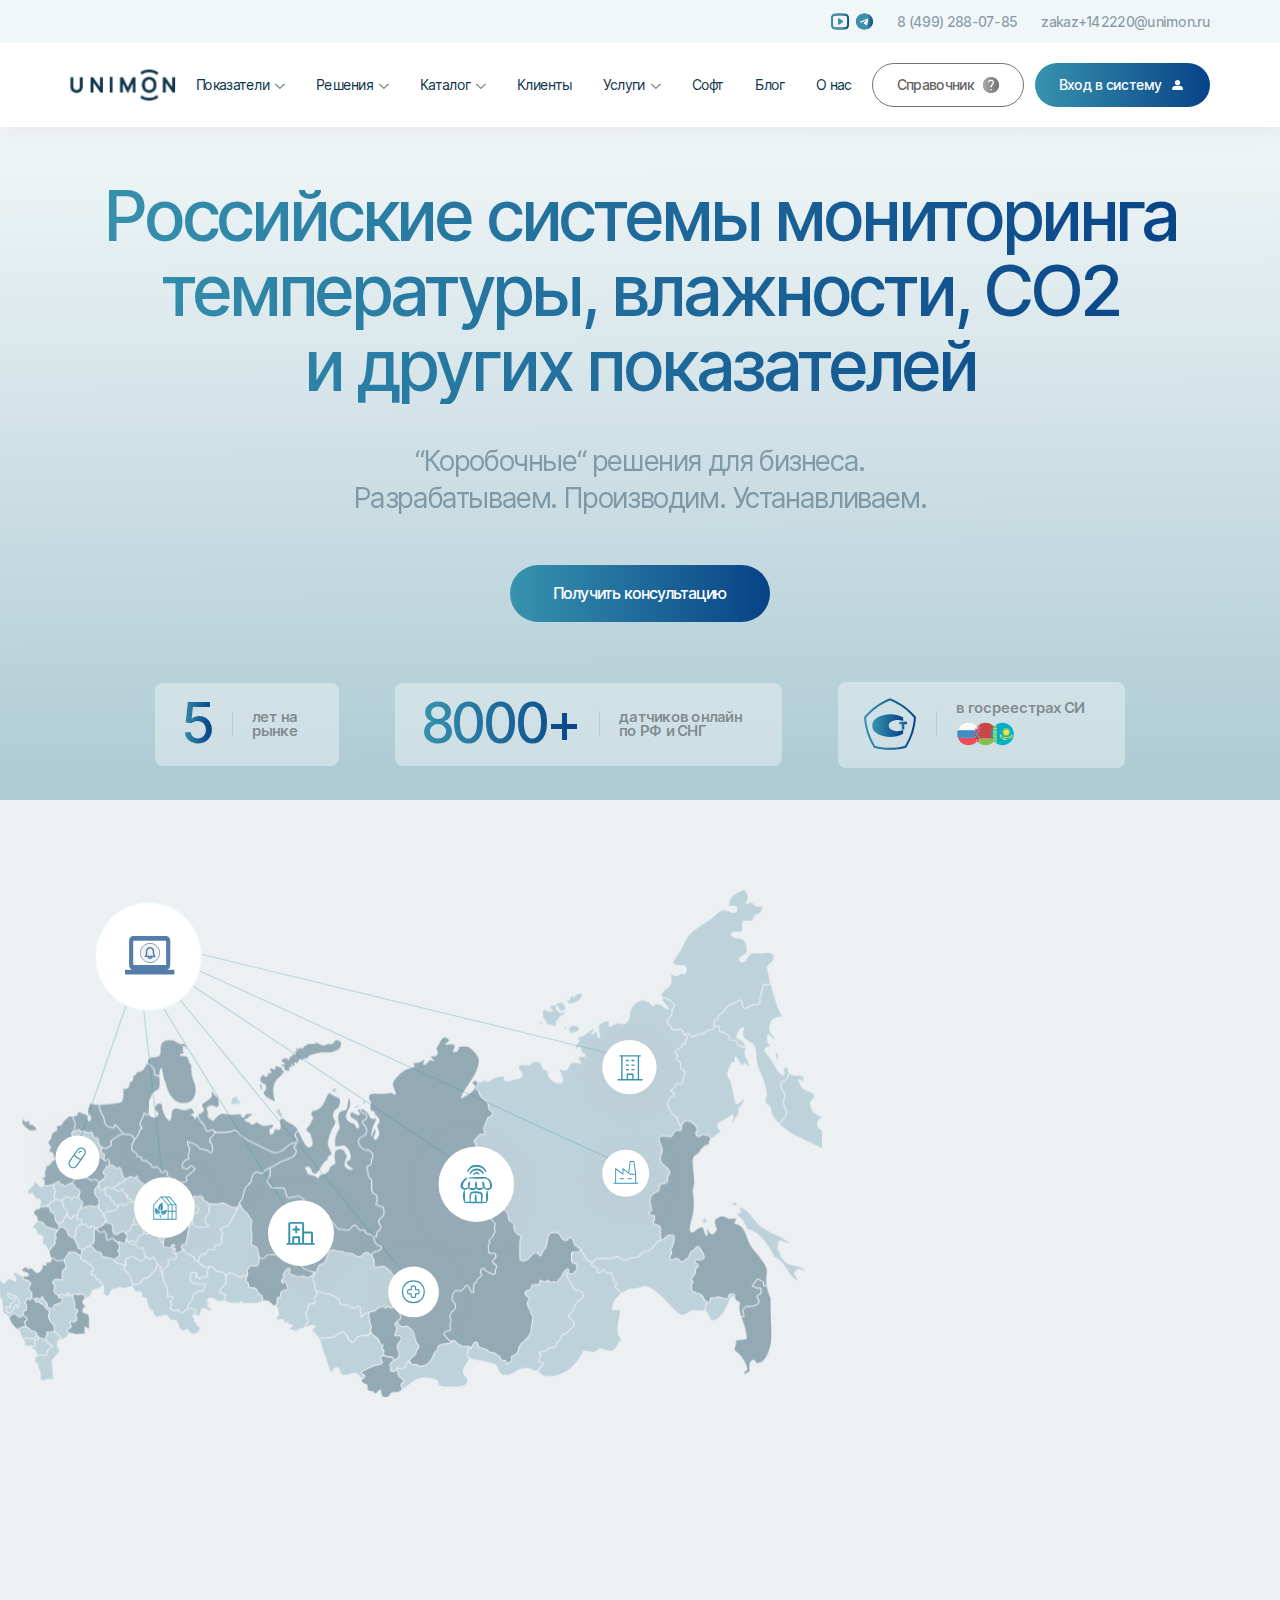
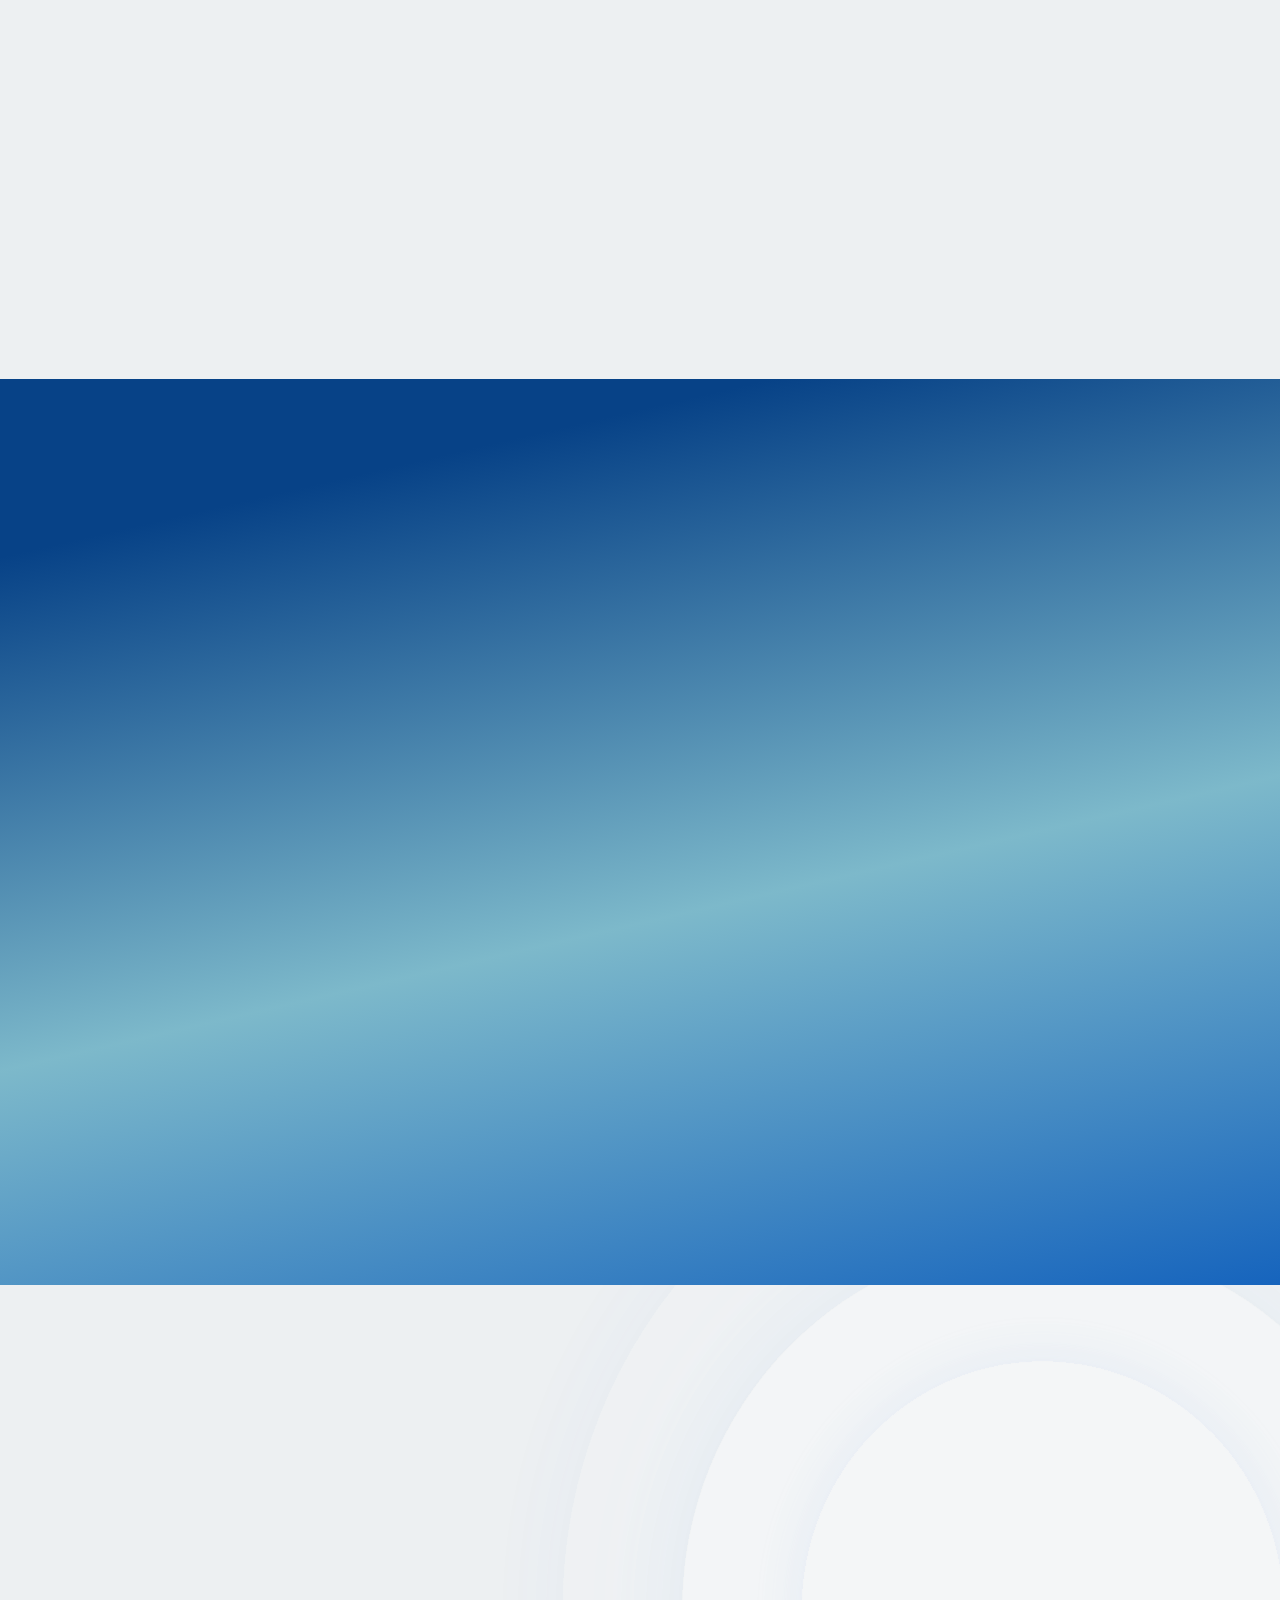
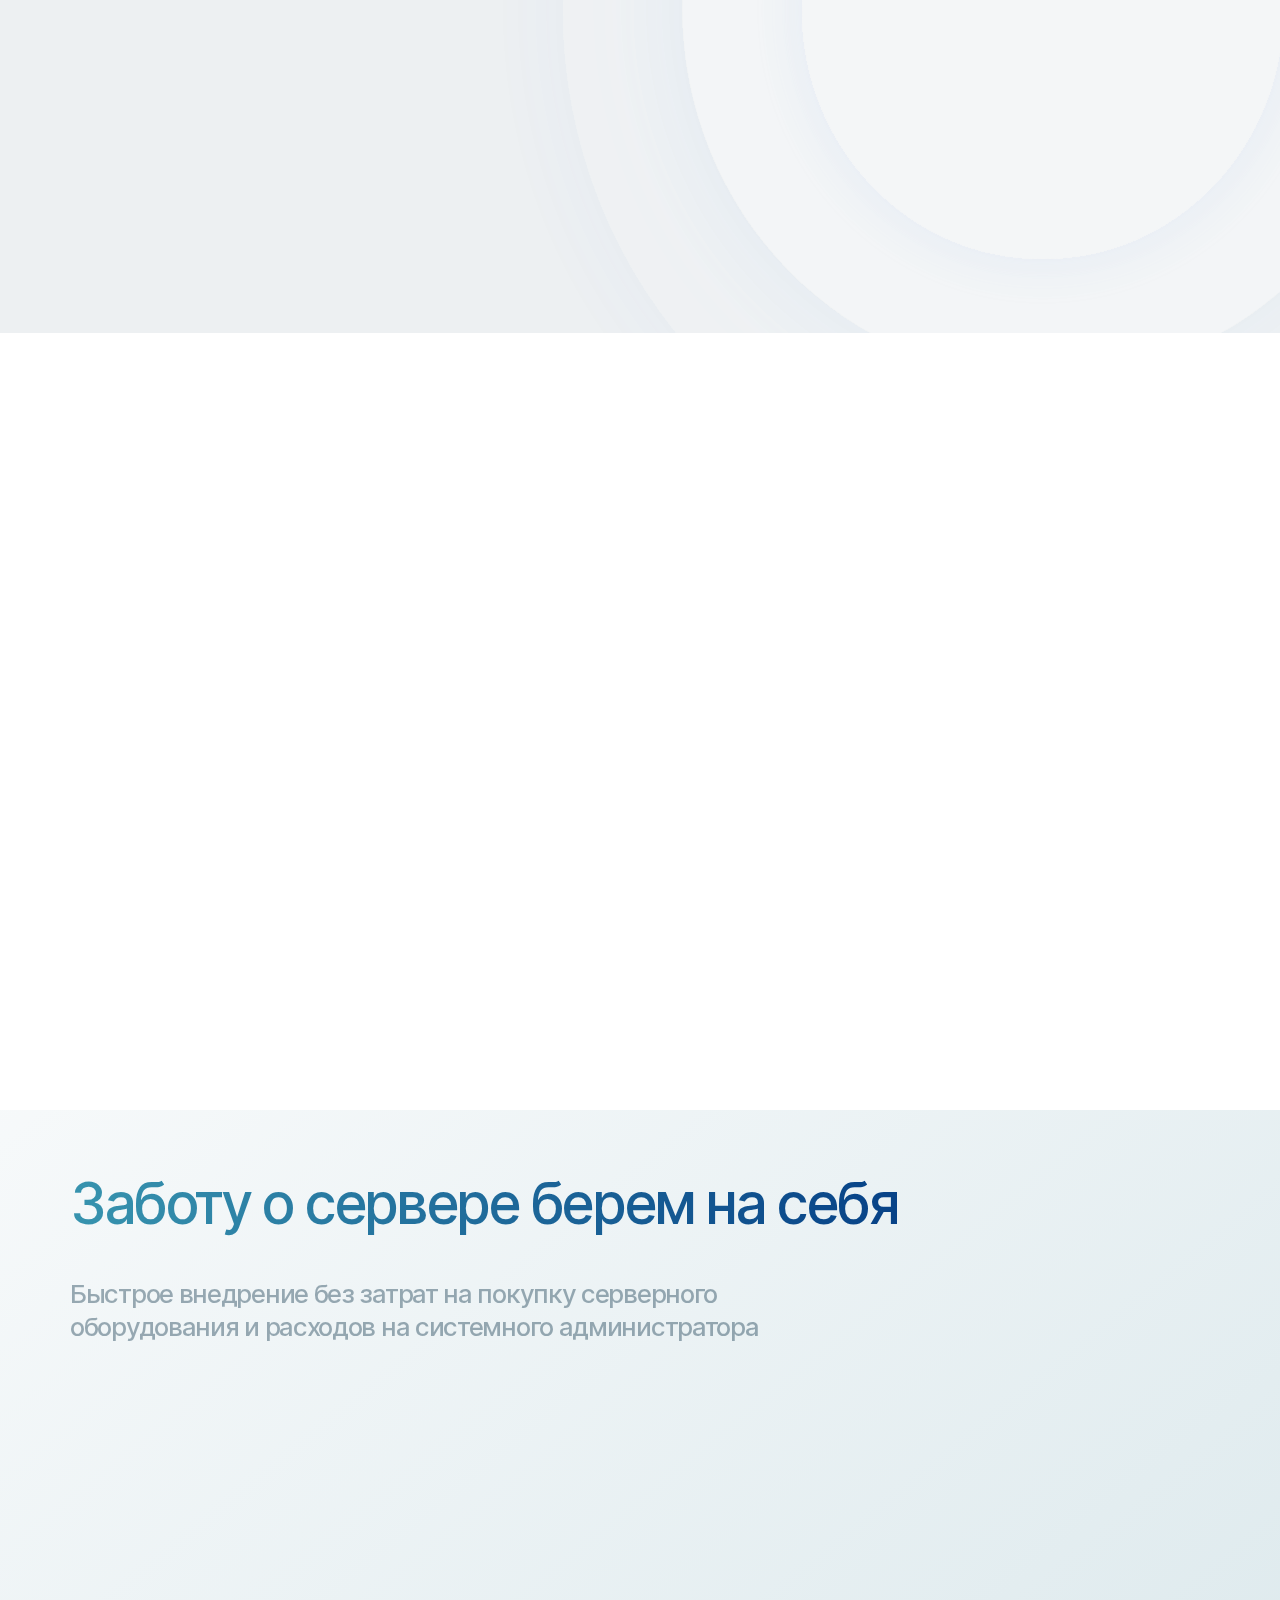
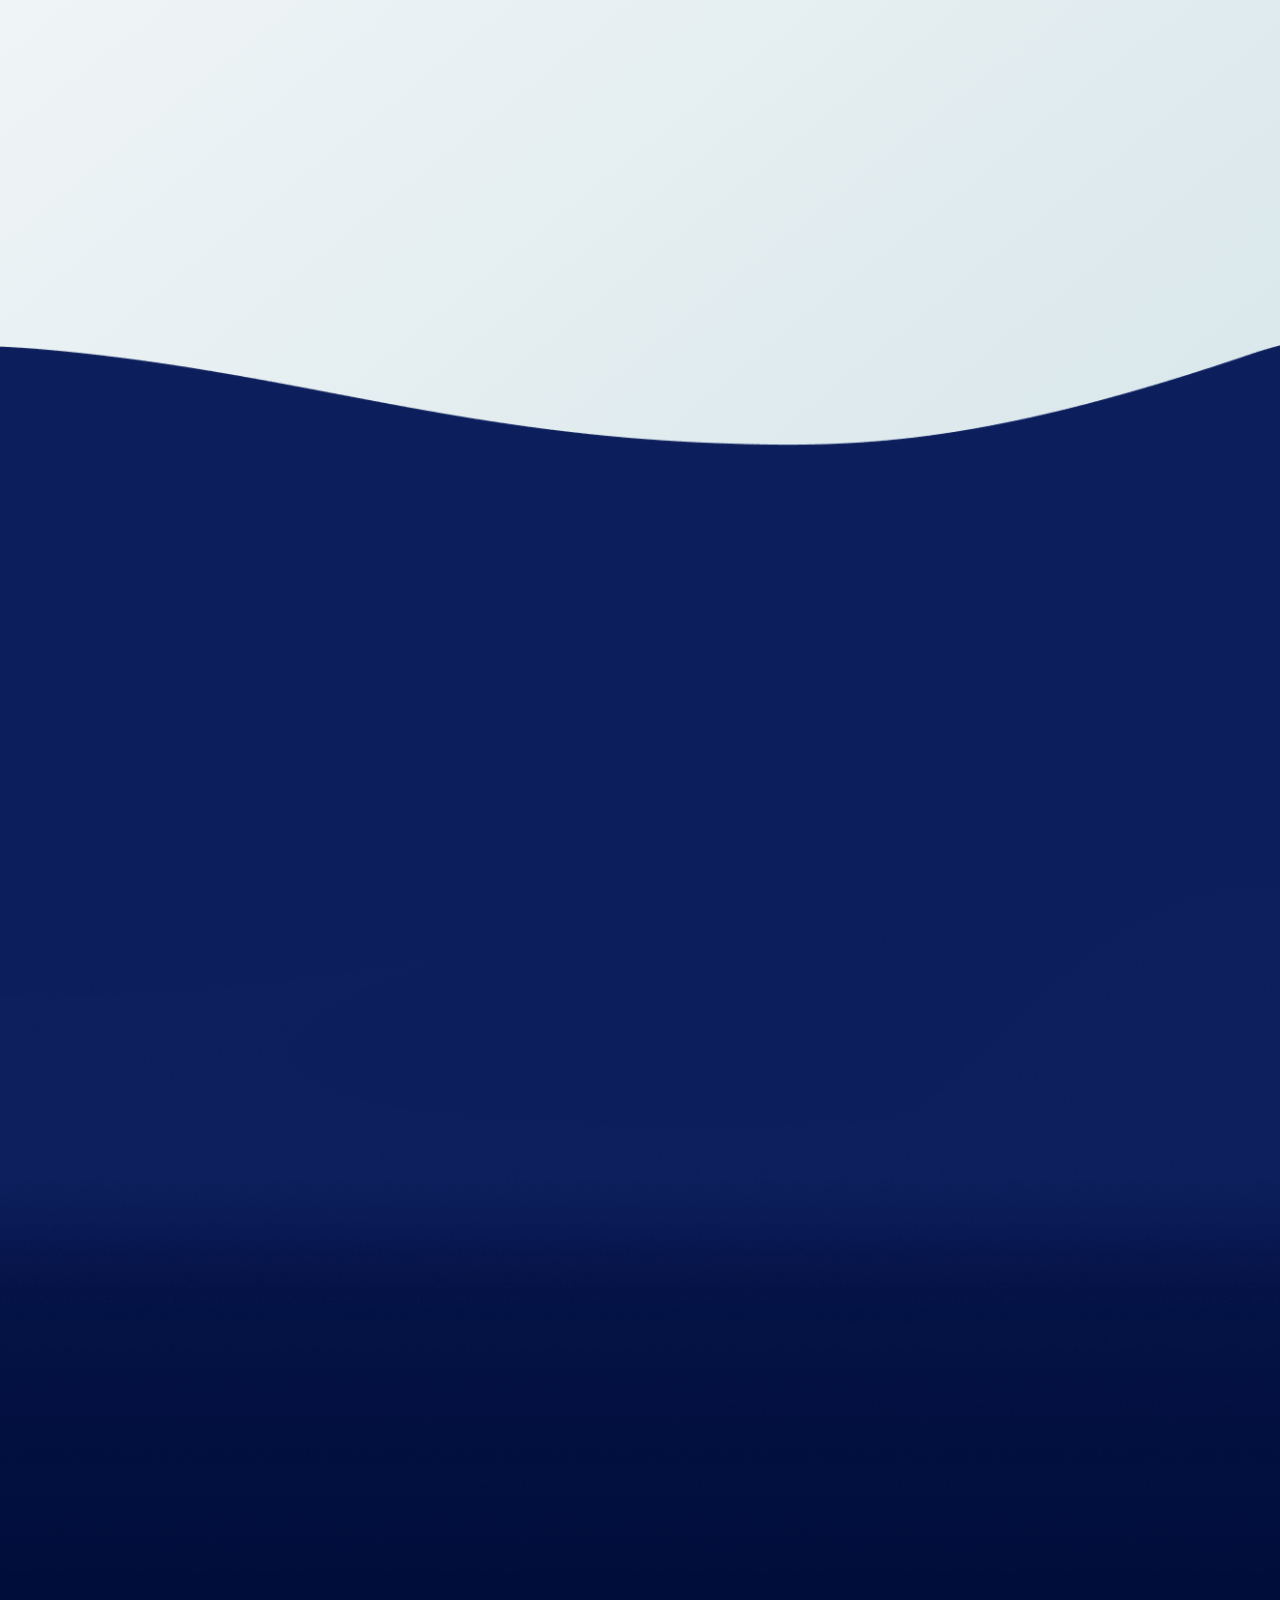
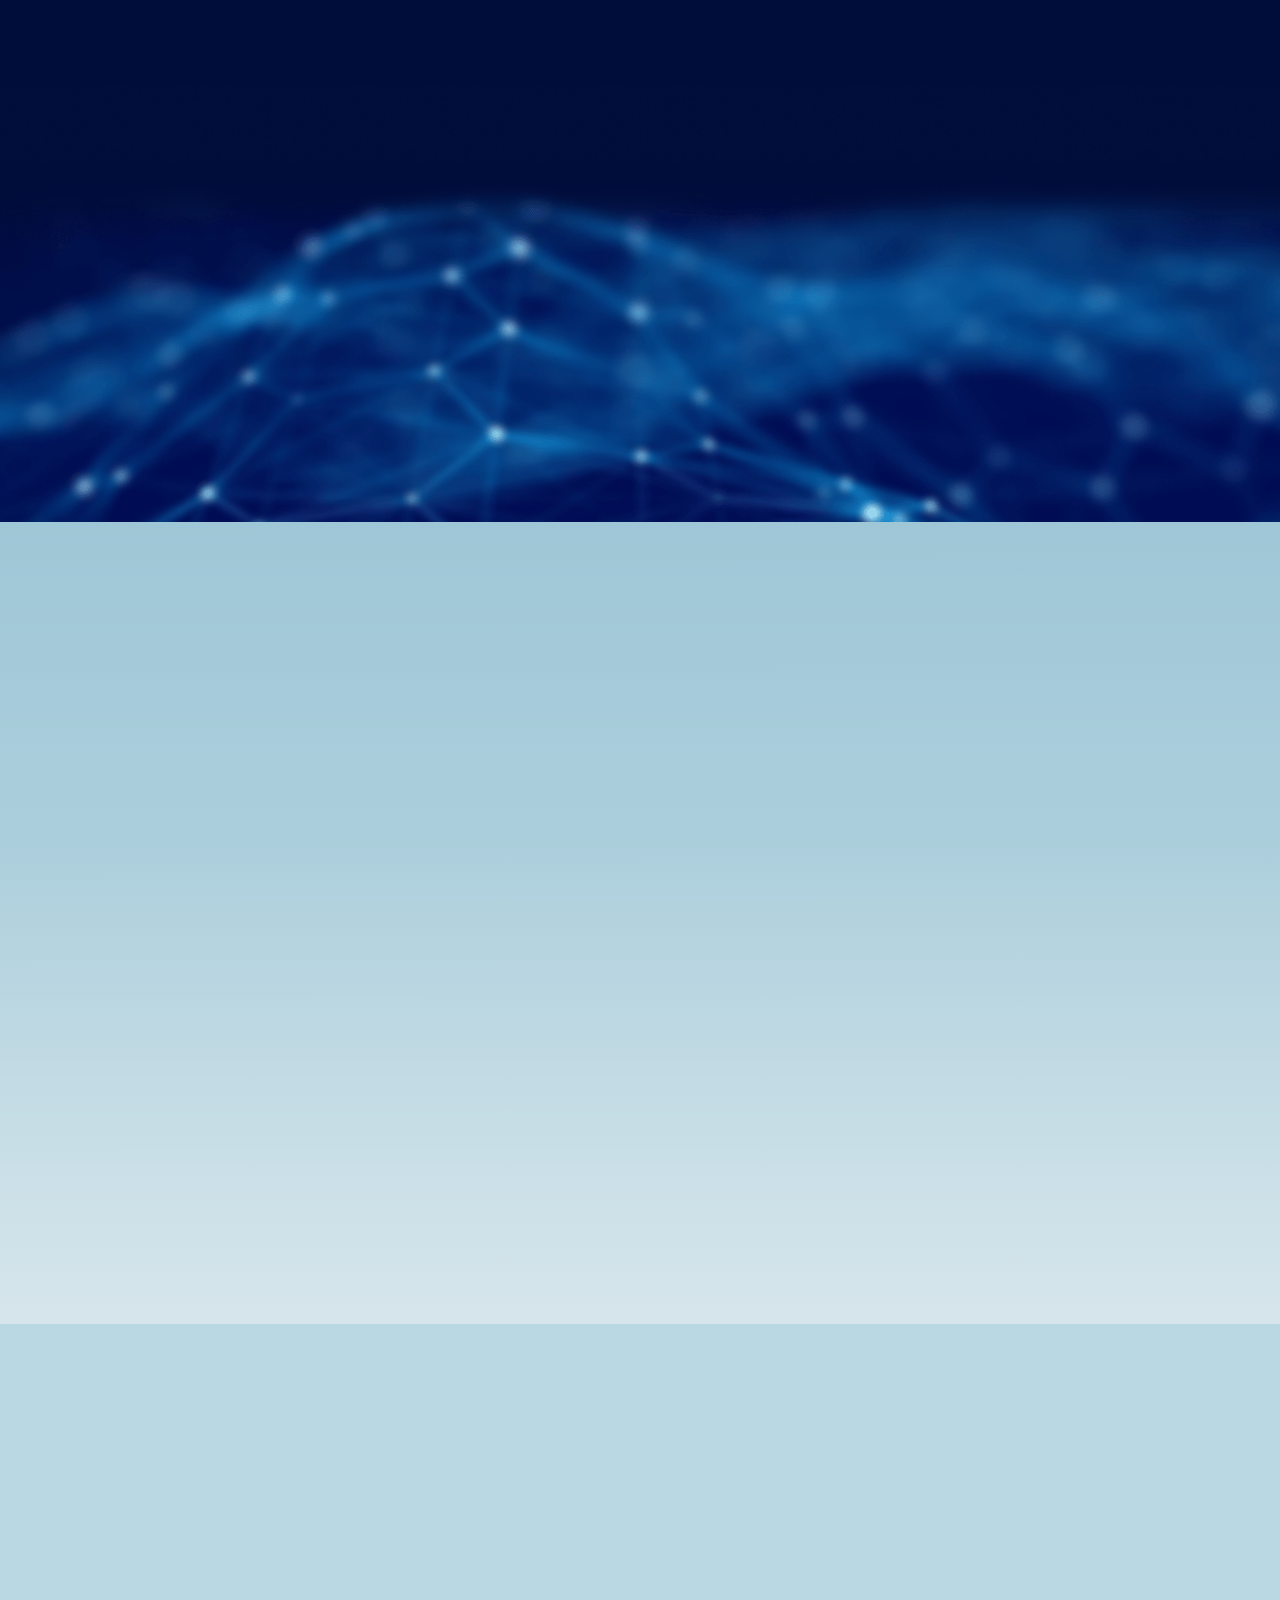
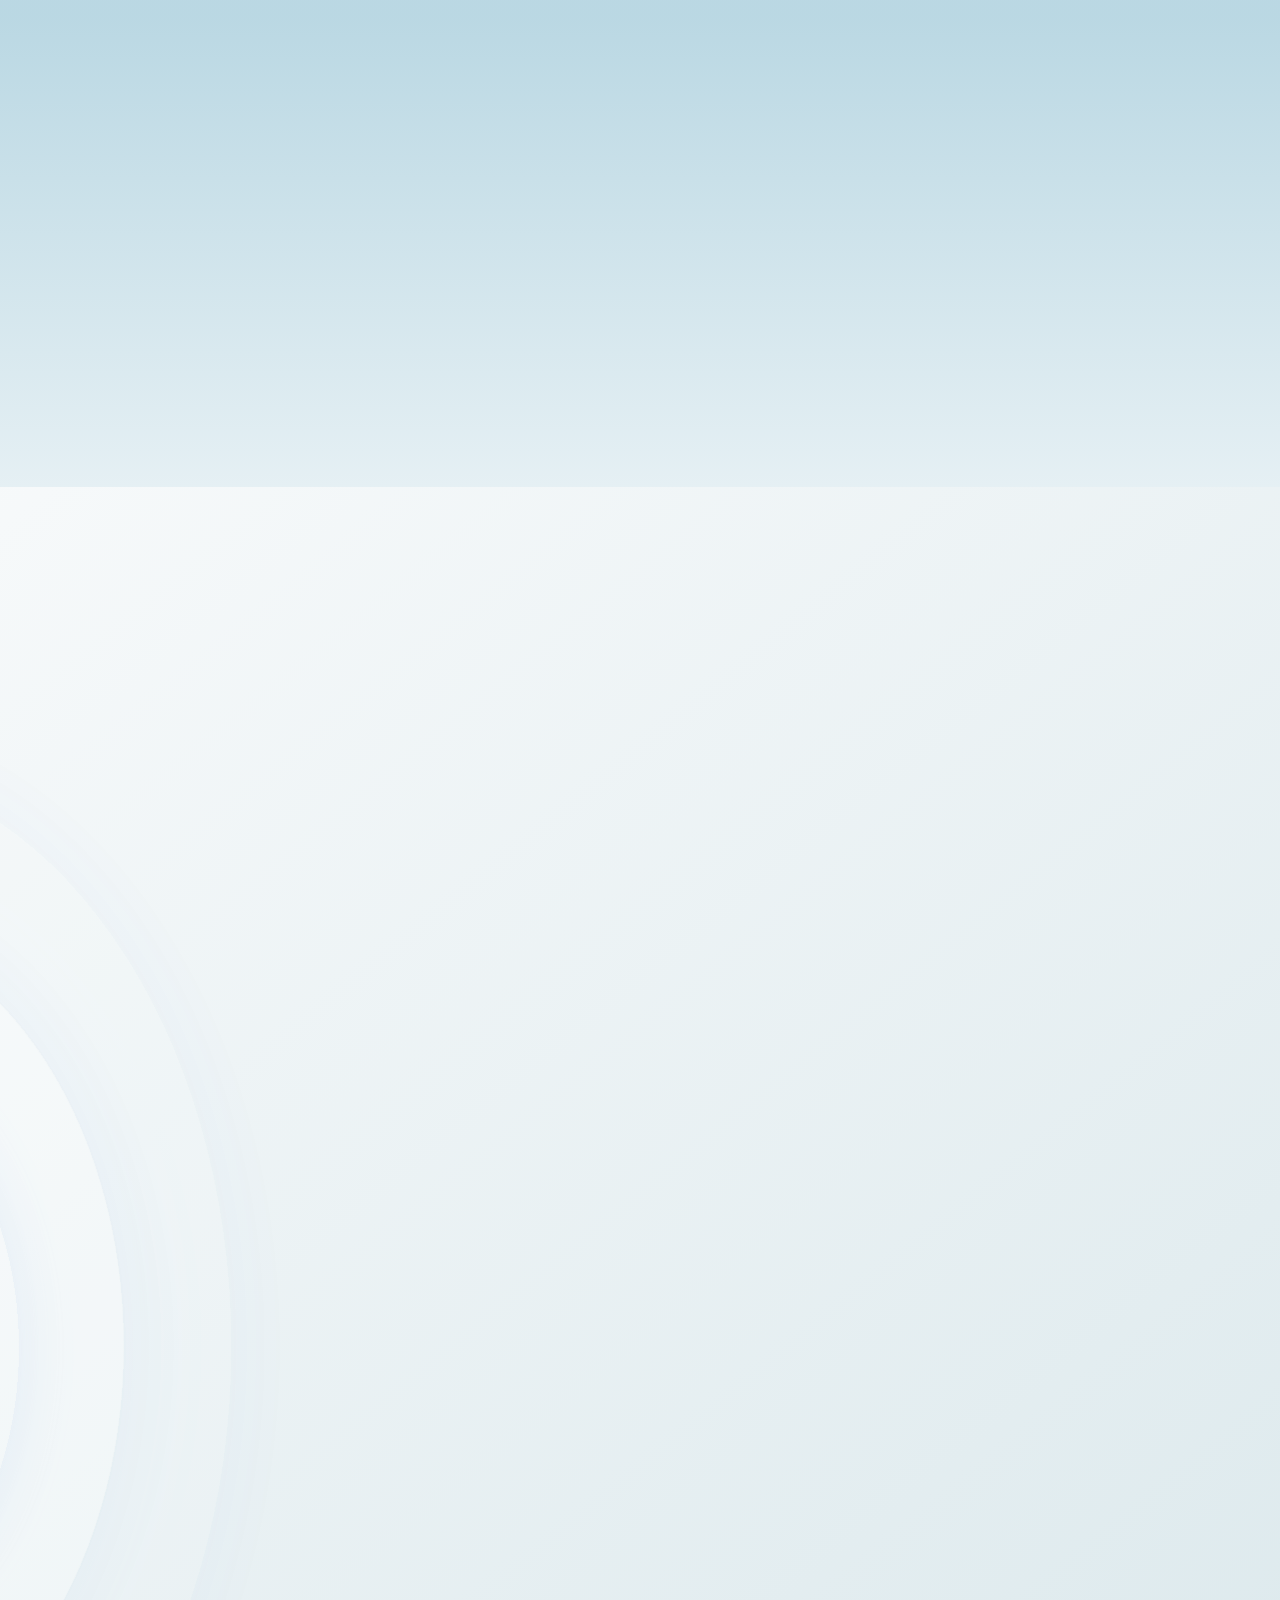
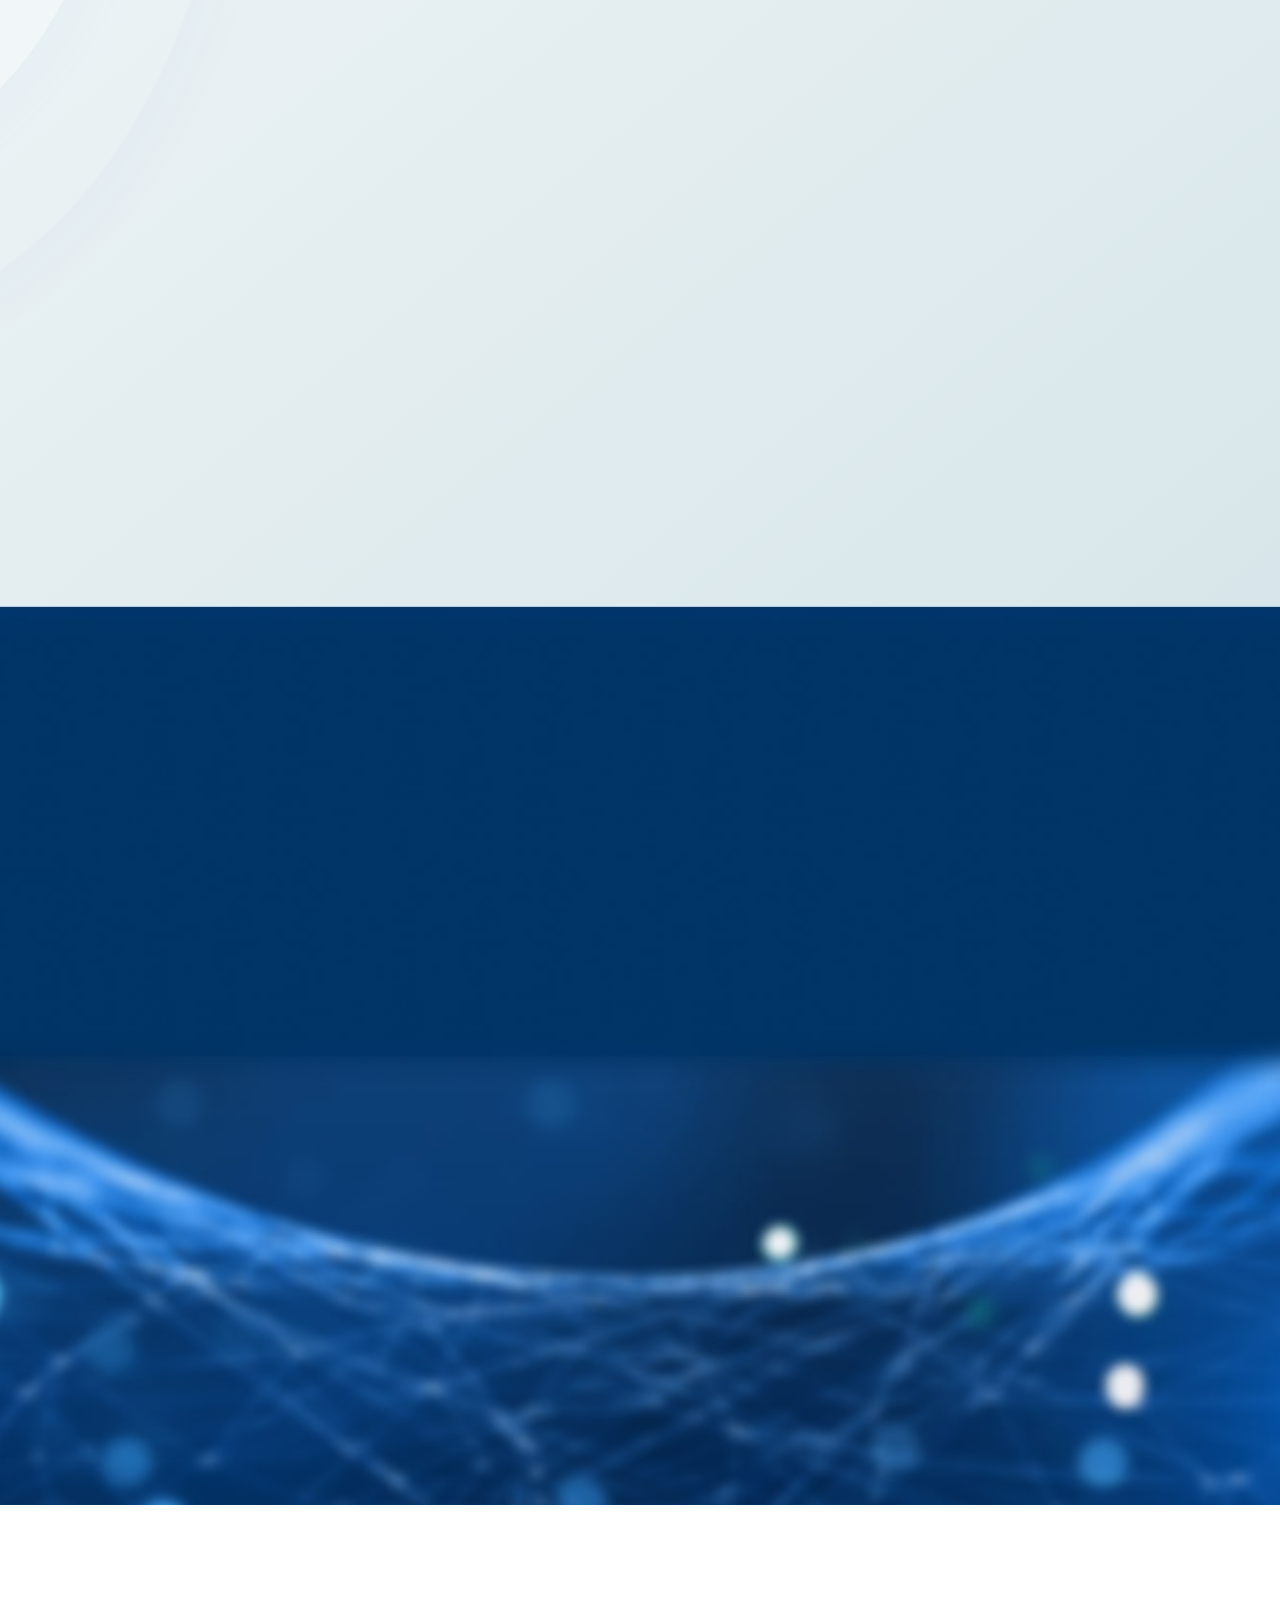
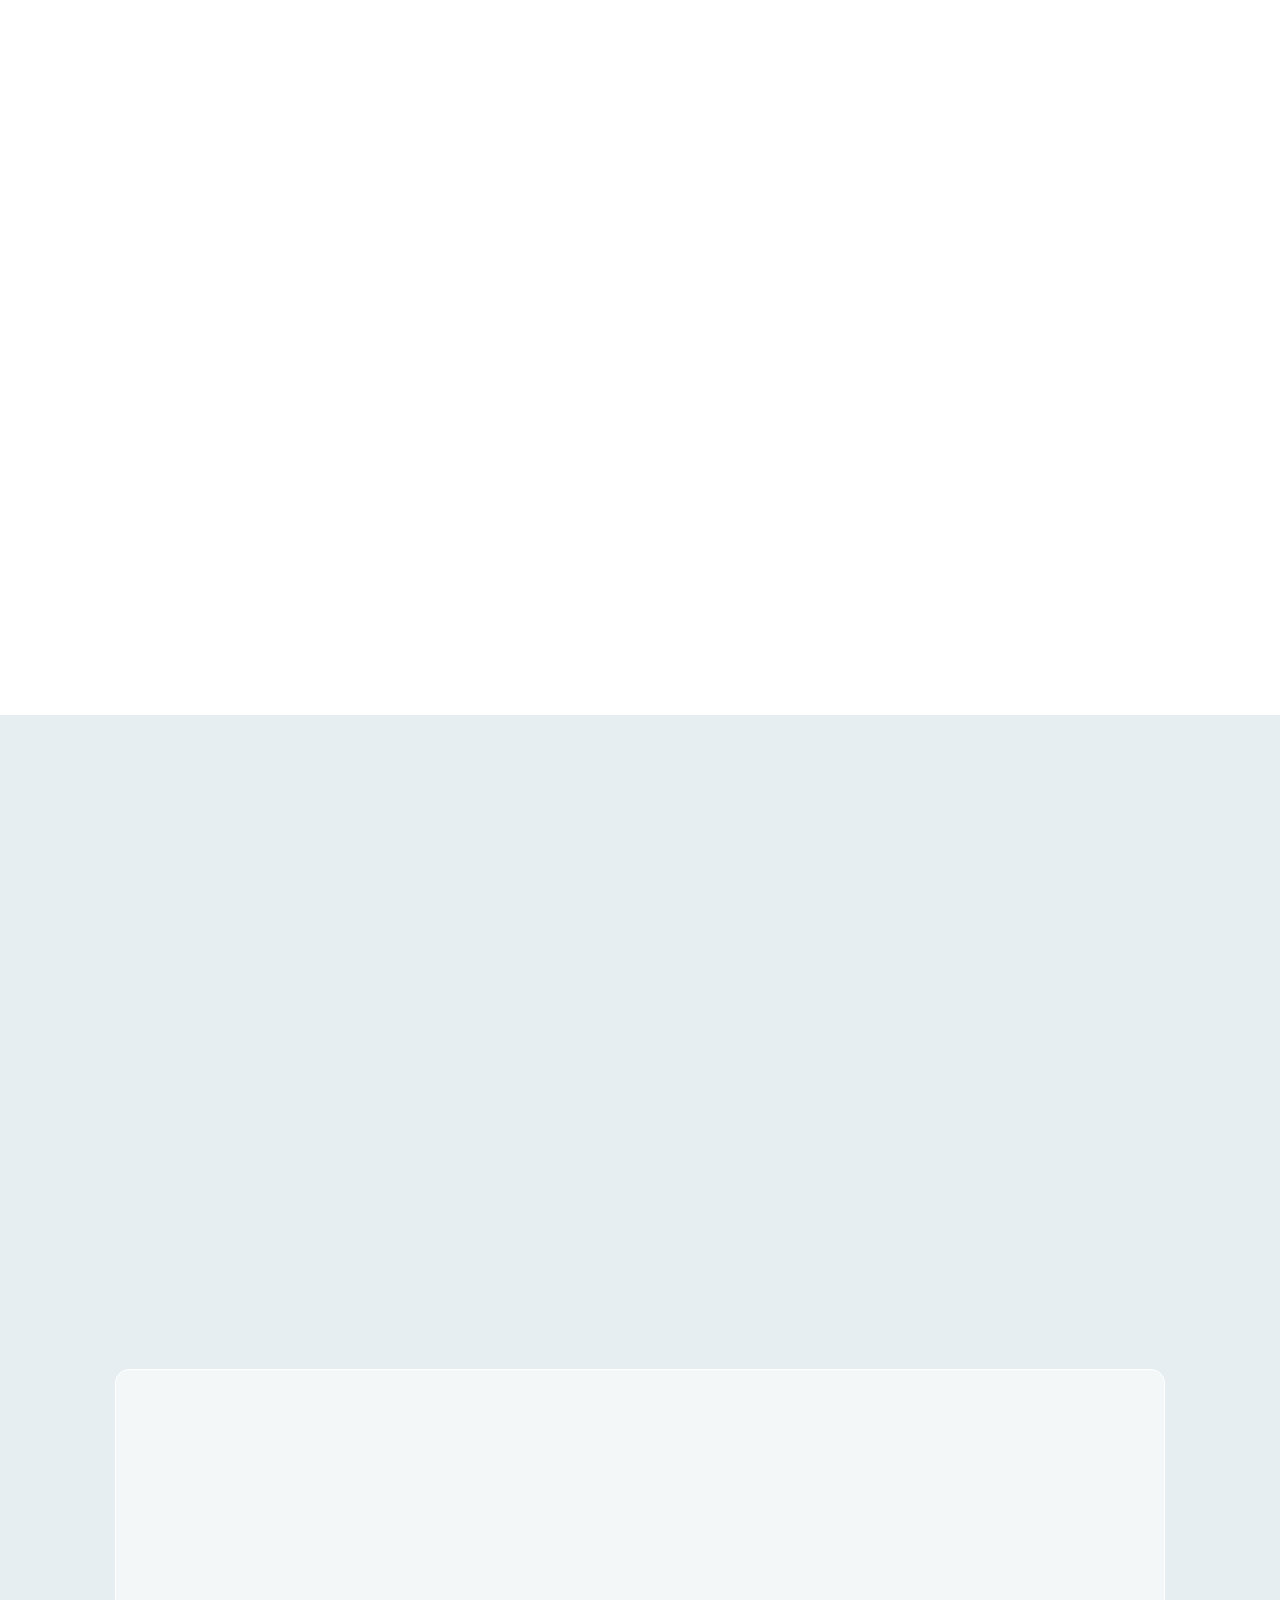
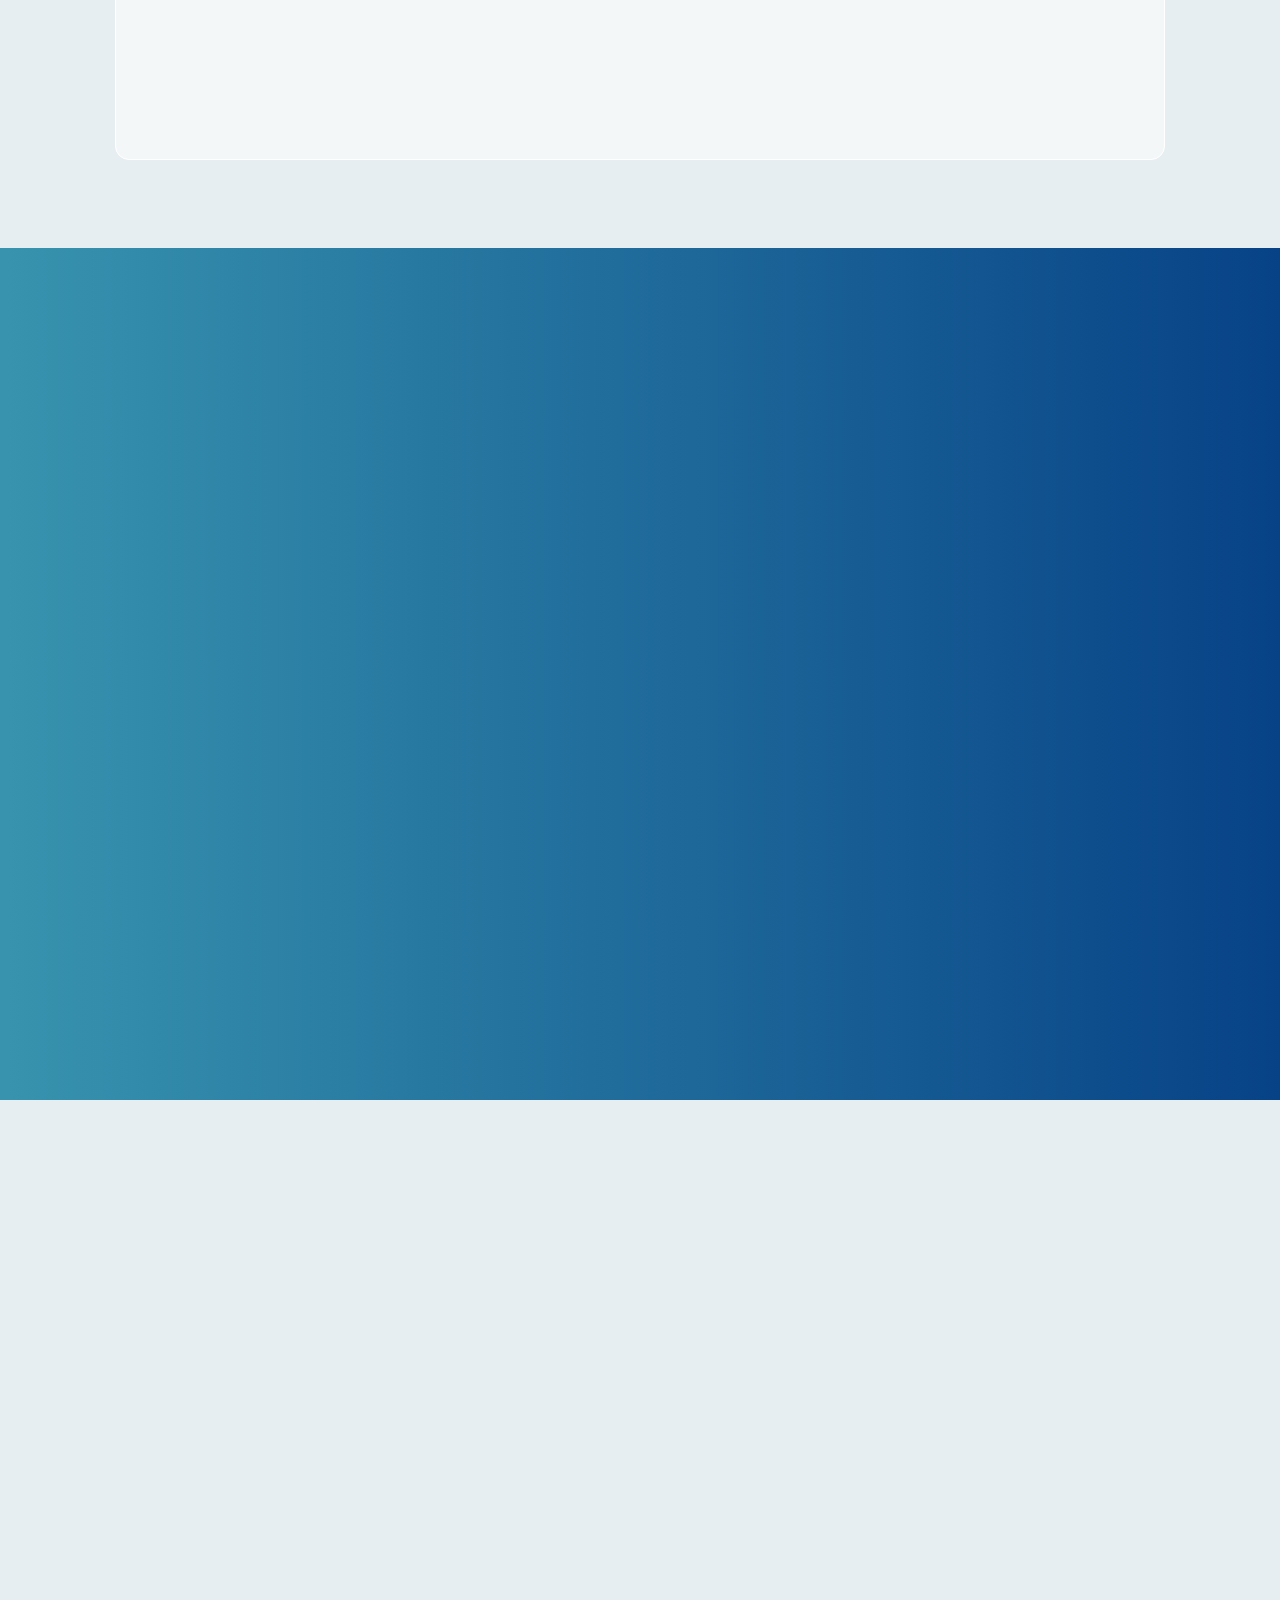
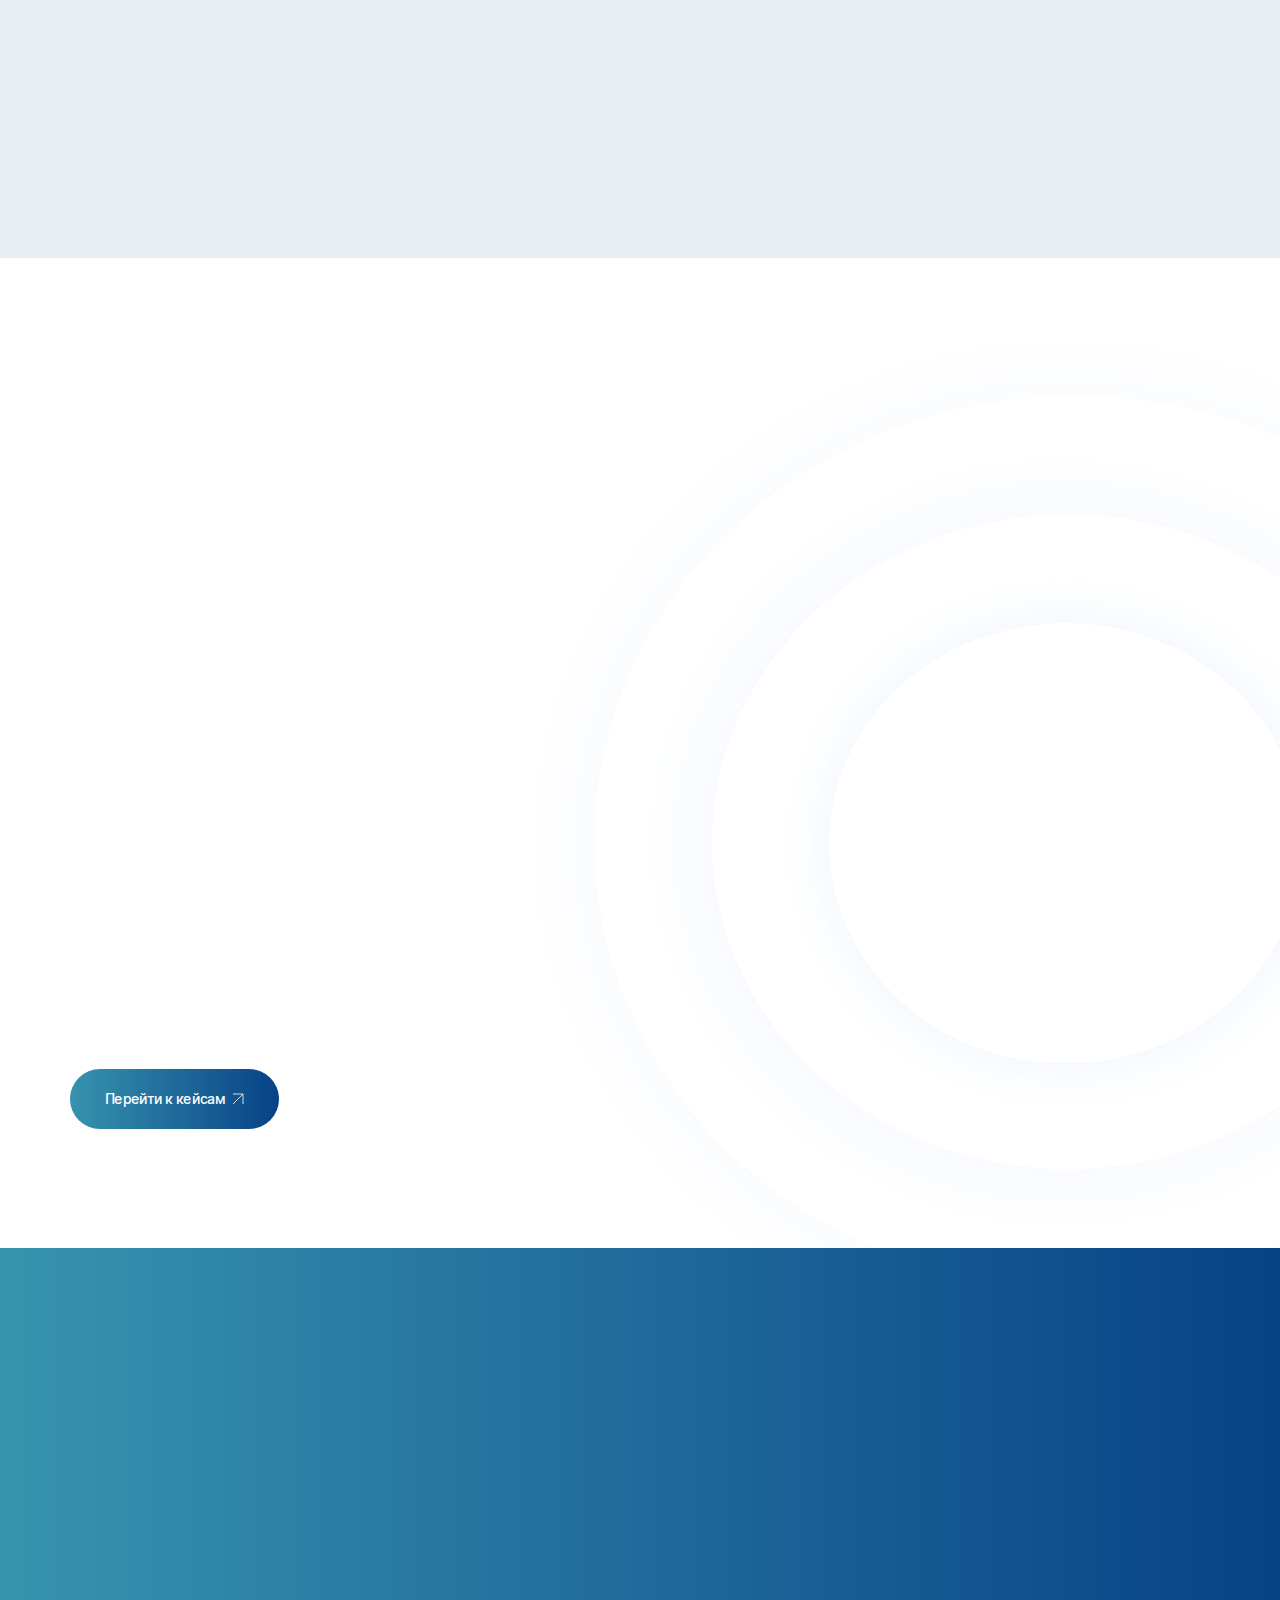
<file: index.html>
<!DOCTYPE html>
<!--[if lt IE 7]><html lang="ru" class="lt-ie9 lt-ie8 lt-ie7"><![endif]-->
<!--[if IE 7]><html lang="ru" class="lt-ie9 lt-ie8"><![endif]-->
<!--[if IE 8]><html lang="ru" class="lt-ie9"><![endif]-->
<!--[if gt IE 8]><!-->
<html lang="ru">
<!--<![endif]-->
<head>
	<meta charset="utf-8" />
	<title>Заголовок</title>
	<meta http-equiv="X-UA-Compatible" content="IE=edge" />
	<meta name="viewport" content="width=device-width, initial-scale=1, maximum-scale=1">
	<meta name="format-detection" content="telephone=no" />
	<link rel="shortcut icon" href="favicon.png" />
	<link rel="stylesheet" href="libs/bootstrap/bootstrap-grid.css" />
	<link rel="stylesheet" href="libs/fontawesome-free-5.12.0-web/css/all.min.css" />
	<link rel="stylesheet" href="libs/fancybox-master/dist/jquery.fancybox.min.css" />
	<link rel="stylesheet" href="libs/animate/animate.min.css" />
	<link rel="stylesheet" href="libs/slick-1.5.9/slick/slick.css" />
	<link rel="stylesheet" href="libs/slick-1.5.9/slick/slick-theme.css" />
	<link rel="stylesheet" href="css/fonts.css" />
	<link rel="stylesheet" href="css/main.css?ver=1.16" />
	<link rel="stylesheet" href="css/media.css?ver=1.16" />
</head>
<body>

	<div class="wrapper">

		<div class="fixed-buttons">
			<div class="fixed-buttons__content">
				<ul>
					<li><a href="#" target="_blank" class="btn-fixed"><img src="img/ic_cont1.svg" alt="alt"></a></li>
					<li><a href="#" target="_blank" class="btn-fixed"><img src="img/ic_cont2.svg" alt="alt"></a></li>
					<li><a href="#" target="_blank" class="btn-fixed"><img src="img/ic_cont3.svg" alt="alt"></a></li>
					<li><a href="#" target="_blank" class="btn-social-fixed"><img src="img/telegram.svg" alt="alt"></a></li>
				</ul>
			</div>
			<div class="fixed-buttons__head"></div>
		</div>

		<header class="header">
			<div class="header__top">
				<div class="container">
					<div class="header__wrapper">
						<ul class="list-socials">
							<li><a href="#" target="_blank"><img src="img/soc1.svg" alt="alt"></a></li>
							<li><a href="#" target="_blank"><img src="img/soc2.svg" alt="alt"></a></li>
						</ul>
						<a href="tel:+84992880785" class="header__contact">8 (499) 288-07-85</a>
						<a href="mailto:zakaz+142220@unimon.ru" class="header__contact">zakaz+142220@unimon.ru</a>
					</div>
				</div>
			</div>
			<div class="header__bottom">
				<div class="container">
					<div class="header__wrapper">
						<a href="#" class="logo">
							<img src="img/logo.svg" alt="alt">
						</a>
						<ul class="menu">
							<li class="menu__haschld">
								<a href="#">Показатели</a>
								<div class="menu__dropdown">
									<div class="container">
										<ul>
											<li><a href="#">Показатели температуры</a></li>
										</ul>
									</div>
								</div>
							</li>
							<li class="menu__haschld">
								<a href="#">Решения</a>
								<div class="menu__dropdown">
									<div class="container">
										<ul>
											<li><a href="#">Температуры</a></li>
											<li><a href="#">Влажность</a></li>
											<li><a href="#">Отопление</a></li>
											<li><a href="#">Микроклимат</a></li>
										</ul>
									</div>
								</div>
							</li>
							<li class="menu__haschld">
								<a href="#">Каталог</a>
								<div class="menu__dropdown">
									<div class="container">
										<div class="row">
											<div class="col-lg-3 col-md-6">
												<a href="#" class="menu__title">Радиомодули</a>
												<ul>
													<li><a href="#">AlertNode</a></li>
													<li><a href="#">AlertNode RTD Max</a></li>
													<li><a href="#">AlertNode RTD Max</a></li>
												</ul>
											</div>
											<div class="col-lg-3 col-md-6">
												<a href="#" class="menu__title">Контроллеры</a>
												<ul>
													<li><a href="#">AlertNode</a></li>
													<li><a href="#">AlertNode RTD Max</a></li>
													<li><a href="#">AlertNode RTD Max</a></li>
												</ul>
											</div>
											<div class="col-lg-3 col-md-6">
												<a href="#" class="menu__title">Датчики микроклимата</a>
												<ul>
													<li><a href="#">AlertNode</a></li>
													<li><a href="#">AlertNode RTD Max</a></li>
													<li><a href="#">AlertNode RTD Max</a></li>
												</ul>
											</div>
											<div class="col-lg-3 col-md-6">
												<a href="#" class="menu__title">Дополнительное оборудование</a>
												<ul>
													<li><a href="#">AlertNode</a></li>
													<li><a href="#">AlertNode RTD Max</a></li>
													<li><a href="#">AlertNode RTD Max</a></li>
												</ul>
											</div>
										</div>
									</div>
								</div>
							</li>
							<li><a href="#">Клиенты</a></li>
							<li class="menu__haschld">
								<a href="#">Услуги</a>
								<div class="menu__dropdown">
									<div class="container">
										<ul>
											<li><a href="#">Хранение лекарств</a></li>
											<li><a href="#">Термокартирование</a></li>
											<li><a href="#">Управление отоплением</a></li>
										</ul>
									</div>
								</div>
							</li>
							<li><a href="#">Софт</a></li>
							<li><a href="#">Блог</a></li>
							<li><a href="#">О нас</a></li>
						</ul>
						<div class="header__buttons">
							<a href="#" class="btn-main btn-main_default">Справочник <img src="img/ic_help2.svg" alt="alt"></a>
							<a href="#" class="btn-main">Вход в систему <img src="img/ic_user.svg" alt="alt"></a>
						</div>
						<a href="tel:+84992880785" class="header__button"><img src="img/tel.svg" alt="alt"></a>
						<a href="mailto:unimon@mail.ru" class="header__button"><img src="img/msg.svg" alt="alt"></a>
						<span class='sandwich'>
							<span class='sw-topper'></span>
							<span class='sw-bottom'></span>
							<span class='sw-footer'></span>
						</span>
					</div>
				</div>
			</div>
			<div class="menu-mobile">
				<div class="menu-mobile__close"></div>
				<a href="#" class="btn-login"><img src="img/login.svg" alt="alt">Вход в систему</a>
				<ul class="nav">
					<li class="nav__haschld">
						<a href="#">Показатели</a>
						<div class="nav__dropdown">
							<ul>
								<li><a href="#">Показатели температуры</a></li>
							</ul>
						</div>
					</li>
					<li class="nav__haschld">
						<a href="#">Решения</a>
						<div class="nav__dropdown">
							<ul>
								<li><a href="#">Температуры</a></li>
								<li><a href="#">Влажность</a></li>
								<li><a href="#">Отопление</a></li>
								<li><a href="#">Микроклимат</a></li>
							</ul>
						</div>
					</li>
					<li class="nav__haschld">
						<a href="#">Каталог</a>
						<div class="nav__dropdown">
							<a href="#" class="nav__title">Радиомодули</a>
							<ul>
								<li><a href="#">AlertNode</a></li>
								<li><a href="#">AlertNode RTD Max</a></li>
								<li><a href="#">AlertNode RTD Max</a></li>
							</ul>
							<a href="#" class="nav__title">Контроллеры</a>
							<ul>
								<li><a href="#">AlertNode</a></li>
								<li><a href="#">AlertNode RTD Max</a></li>
								<li><a href="#">AlertNode RTD Max</a></li>
							</ul>
							<a href="#" class="nav__title">Датчики микроклимата</a>
							<ul>
								<li><a href="#">AlertNode</a></li>
								<li><a href="#">AlertNode RTD Max</a></li>
								<li><a href="#">AlertNode RTD Max</a></li>
							</ul>
							<a href="#" class="nav__title">Дополнительное оборудование</a>
							<ul>
								<li><a href="#">AlertNode</a></li>
								<li><a href="#">AlertNode RTD Max</a></li>
								<li><a href="#">AlertNode RTD Max</a></li>
							</ul>
						</div>
					</li>
					<li><a href="#">Клиенты</a></li>
					<li class="nav__haschld">
						<a href="#">Услуги</a>
						<div class="nav__dropdown">
							<ul>
								<li><a href="#">Хранение лекарств</a></li>
								<li><a href="#">Термокартирование</a></li>
								<li><a href="#">Управление отоплением</a></li>
							</ul>
						</div>
					</li>
					<li><a href="#">Софт</a></li>
					<li><a href="#">Блог</a></li>
					<li><a href="#">О нас</a></li>
				</ul>
				<div class="menu-mobile__contacts">
					<p><a href="tel:+79682864967" class="menu-mobile__phone">+ 7 968 286 49 67</a></p>
					<p><a href="mailto:unimon@mail.ru" class="menu-mobile__mail">unimon@mail.ru</a></p>
					<ul class="socials-main">
						<li><a href="#" target="_blank"><img src="img/ic_tg.svg" alt="alt"></a></li>
						<li><a href="#" target="_blank"><img src="img/ic_yt.svg" alt="alt"></a></li>
					</ul>
				</div>
			</div>
			<div class="menu-overlay"></div>
		</header>

		<section class="billbord">
			<div class="container">
				<div class="billbord__content">
					<h1 class="title-big">Российские системы мониторинга температуры, влажности, СO2 <br>и других показателей</h1>
					<div class="descr-big">“Коробочные“ решения для бизнеса. Разрабатываем. Производим. Устанавливаем.</div>
					<a href="#" class="btn-main">Получить консультацию</a>
				</div>
				<div class="billbord__items">
					<div class="item-billbord fadeIn wow" data-wow-iteration="1" data-wow-delay="0.3s">
						<div class="item-billbord__value">5</div>
						<div class="item-billbord__content">лет на <br>рынке</div>
					</div>
					<div class="item-billbord fadeIn wow" data-wow-iteration="1" data-wow-delay="0.6s">
						<div class="item-billbord__value">8000+</div>
						<div class="item-billbord__content">датчиков онлайн <br>по РФ и СНГ</div>
					</div>
					<div class="item-billbord fadeIn wow" data-wow-iteration="1" data-wow-delay="0.9s">
						<div class="item-billbord__value"><img src="img/ic_billbord1.svg" alt="alt"></div>
						<div class="item-billbord__content">в госреестрах СИ <img src="img/flags.svg" alt="alt"></div>
					</div>
				</div>
			</div>
		</section>

		<section class="control">
			<div class="container">
				<div class="row">
					<div class="col-lg-8">
						<div class="control__image zoomIn wow" data-wow-iteration="1" data-wow-delay="0.3s">
							<img src="img/control.svg" alt="alt">
						</div>
					</div>
					<div class="col-lg-4 col_order">
						<h2 class="control__title fadeInRight wow" data-wow-iteration="1" data-wow-delay="0.3s"><span>Онлайн контроль </span>объектов в одном интерфейсе</h2>
					</div>
				</div>
				<div class="row">
					<div class="col-lg-5">
						<div class="control__block fadeInUp wow" data-wow-iteration="1" data-wow-delay="0.3s">
							<div class="control__subtitle"><span>Оповещения</span> при отклонениях от нормы</div>
							<div class="controls__wrap">
								<div class="row row_controls">
									<div class="col-4">
										<div class="control__unit">
											<div class="control_icon">
												<img src="img/control_unit1_1.svg" alt="alt">
											</div>
											<p>SMS</p>
										</div>
									</div>
									<div class="col-4">
										<div class="control__unit">
											<div class="control_icon">
												<img src="img/control_unit2_1.svg" alt="alt">
											</div>
											<p>Telegram</p>
										</div>
									</div>
									<div class="col-4">
										<div class="control__unit">
											<div class="control_icon">
												<img src="img/control_unit3_1.svg" alt="alt">
											</div>
											<p>Email</p>
										</div>
									</div>
									<div class="col-4">
										<div class="control__unit">
											<div class="control_icon">
												<img src="img/control_unit4_1.svg" alt="alt">
											</div>
											<p>Push-уведомления</p>
										</div>
									</div>
									<div class="col-4">
										<div class="control__unit">
											<div class="control_icon">
												<img src="img/control_unit5_1.svg" alt="alt">
											</div>
											<p>Сирена на объекте</p>
										</div>
									</div>
									<div class="col-4">
										<div class="control__unit">
											<div class="control_icon">
												<img src="img/control_unit6_1.svg" alt="alt">
											</div>
											<p>Отчеты по расписанию</p>
										</div>
									</div>
								</div>
							</div>
						</div>
					</div>
					<div class="col-lg-7">
						<div class="control__block fadeInUp wow" data-wow-iteration="1" data-wow-delay="0.8s">
							<div class="control__subtitle"><span>Автоматизация </span> отчетности</div>
							<div class="automation">
								<div class="automation__main">
									<img src="img/automation.svg" alt="alt">
								</div>
								<div class="automation__item automation__item_1"><img src="img/ic_automation1.svg" alt="alt">Роспоребнадзору</div>
								<div class="automation__item automation__item_2"><img src="img/ic_automation2.svg" alt="alt">Руководству</div>
								<div class="automation__item automation__item_3"><img src="img/ic_automation3.svg" alt="alt">Росздравнадзору</div>
								<div class="automation__item automation__item_4"><img src="img/ic_automation4.svg" alt="alt">Аудиторам</div>
								<div class="automation__item automation__item_5"><img src="img/ic_automation5.svg" alt="alt">Клиентам</div>
							</div>
						</div>
					</div>
				</div>
			</div>
		</section>

		<section class="platforms">
			<div class="container">
				<h1 class="title-section fadeIn wow" data-wow-iteration="1" data-wow-delay="0.3s">Программное обеспечение работает на любых платформах</h1>
				<ul class="platforms__buttons">
					<li><a href="#" target="_blank" class="fadeIn wow" data-wow-iteration="1" data-wow-delay="0.3s"><img src="img/ic_platform1_2.png" alt="alt"></a></li>
					<li><a href="#" target="_blank" class="fadeIn wow" data-wow-iteration="1" data-wow-delay="0.6s"><img src="img/ic_platform2.svg" alt="alt"></a></li>
					<li><a href="#" target="_blank" class="fadeIn wow" data-wow-iteration="1" data-wow-delay="0.9s"><img src="img/ic_platform3.svg" alt="alt"></a></li>
					<li><a href="#" target="_blank" class="fadeIn wow" data-wow-iteration="1" data-wow-delay="1.2s"><img src="img/ic_platform4.svg" alt="alt"></a></li>
				</ul>
				<div class="platforms__wrap">
					<div class="platforms__item fadeInRight wow" data-wow-iteration="1" data-wow-delay="0.3s">
						<div class="platforms__title"><span>Компьютер</span></div>
						<div class="platforms__image">
							<img src="img/platform1.png" class="hidden-mob" alt="alt">
							<img src="img/platform1_mob.png" class="show-mob" alt="alt">
						</div>
					</div>
					<div class="platforms__item fadeInRight wow" data-wow-iteration="1" data-wow-delay="0.8s">
						<div class="platforms__title"><span>Телефон</span></div>
						<div class="platforms__image">
							<img src="img/platform2.png" class="hidden-mob" alt="alt">
							<img src="img/platform2_mob.png" class="show-mob" alt="alt">
						</div>
					</div>
					<div class="platforms__item fadeInRight wow" data-wow-iteration="1" data-wow-delay="1.3s">
						<div class="platforms__title"><span>Планшет</span></div>
						<div class="platforms__image">
							<img src="img/platform3.png" class="hidden-mob" alt="alt">
							<img src="img/platform3_mob.png" class="show-mob" alt="alt">
						</div>
					</div>
				</div>
			</div>
		</section>

		<section class="interface">
			<div class="container">
				<div class="row">
					<div class="col-lg-6">
						<h2 class="title-section fadeInLeft wow" data-wow-iteration="1" data-wow-delay="0.3s"><span>Простой интерфейс и ничего лишнего</span></h2>
						<div class="interface__image show-mob zoomIn wow" data-wow-iteration="1" data-wow-delay="0.3s">
							<img src="img/interface_mob.png" alt="alt">
						</div>
						<div class="interface__buttons fadeInLeft wow" data-wow-iteration="1" data-wow-delay="0.3s">
							<a href="#" class="btn-main">Получить демо-доступ <img src="img/arrow_btn.svg" alt="alt"></a>
							<a href="#" class="btn-main btn-main_page">Подробнее</a>
						</div>
						<div class="gosregistr fadeInLeft wow" data-wow-iteration="1" data-wow-delay="0.3s">
							<img src="img/reg.svg" alt="alt">
							<div class="gosregistr__content">
								<span>В госреестре отечественного программного обеспечения</span>
								<strong>№12345-2024</strong>
							</div>
						</div>
					</div>
					<div class="col-lg-6">
						<div class="interface__image hidden-mob zoomIn wow" data-wow-iteration="1" data-wow-delay="0.3s">
							<img src="img/interface.png" alt="alt">
						</div>
					</div>
				</div>
			</div>
		</section>

		<section class="functional">
			<div class="container">
				<h2 class="title-section fadeInUp wow" data-wow-iteration="1" data-wow-delay="0.3s"><span>Профессиональный функционал для бизнес-задач</span></h2>
				<div class="row">
					<div class="col-lg-5 functional__left fadeInLeft wow" data-wow-iteration="1" data-wow-delay="0.3s">
						<div class="item-question active">
							<div class="item-question__head">Хранение и выгрузка данных до 5 лет</div>
							<div class="item-question__content" style="display: block;">
								<p>Кроме среднего значения, отображается минимум и максимум, что существенно упрощает восприятие графиков</p>
							</div>
						</div>
						<div class="item-question">
							<div class="item-question__head">Уникальная система обработки тревог</div>
							<div class="item-question__content">
								<p>Кроме среднего значения, отображается минимум и максимум, что существенно упрощает восприятие графиков</p>
							</div>
						</div>
						<div class="item-question">
							<div class="item-question__head">Отображение объектов на карте</div>
							<div class="item-question__content">
								<p>Кроме среднего значения, отображается минимум и максимум, что существенно упрощает восприятие графиков</p>
							</div>
						</div>
						<div class="item-question">
							<div class="item-question__head">Показатели на схеме объекта</div>
							<div class="item-question__content">
								<p>Кроме среднего значения, отображается минимум и максимум, что существенно упрощает восприятие графиков</p>
							</div>
						</div>
						<div class="item-question">
							<div class="item-question__head">Таблица с актуальными показателями</div>
							<div class="item-question__content">
								<p>Кроме среднего значения, отображается минимум и максимум, что существенно упрощает восприятие графиков</p>
							</div>
						</div>
						<div class="item-question">
							<div class="item-question__head">Простая самостоятельная настройка</div>
							<div class="item-question__content">
								<p>Кроме среднего значения, отображается минимум и максимум, что существенно упрощает восприятие графиков</p>
							</div>
						</div>
					</div>
					<div class="col-lg-6">
						<div class="functional__image zoomIn wow" data-wow-iteration="1" data-wow-delay="0.3s">
							<img src="img/functional.png" alt="alt">
							<div class="tab-container-functional">
								<div class="tab-pane-functional">
									<a href="img/slide_func1.png" class="functional__slide fancybox-img">
										<img src="img/slide_func1.png" alt="alt">
									</a>
								</div>
								<div class="tab-pane-functional">
									<a href="img/slide_func2.png" class="functional__slide fancybox-img">
										<img src="img/slide_func2.png" alt="alt">
									</a>
								</div>
								<div class="tab-pane-functional">
									<a href="img/slide_func1.png" class="functional__slide fancybox-img">
										<img src="img/slide_func1.png" alt="alt">
									</a>
								</div>
								<div class="tab-pane-functional">
									<a href="img/slide_func2.png" class="functional__slide fancybox-img">
										<img src="img/slide_func2.png" alt="alt">
									</a>
								</div>
								<div class="tab-pane-functional">
									<a href="img/slide_func1.png" class="functional__slide fancybox">
										<img src="img/slide_func1.png" alt="alt">
									</a>
								</div>
								<div class="tab-pane-functional">
									<a href="img/slide_func2.png" class="functional__slide fancybox">
										<img src="img/slide_func2.png" alt="alt">
									</a>
								</div>
							</div>
						</div>
					</div>
				</div>
			</div>
		</section>

		<section class="care">
			<div class="container">
				<h2 class="title-section"><span>Заботу о сервере берем на себя</span></h2>
				<div class="care__descr">Быстрое внедрение без затрат на покупку серверного оборудования и расходов на системного администратора</div>
				<div class="row row_care">
					<div class="col-lg-3 col-6 offset-lg-9">
						<div class="item-care fadeIn wow" data-wow-iteration="1" data-wow-delay="0.3s">
							<div class="item-care__icon">
								<img src="img/ic_care1.svg" alt="alt">
							</div>
							<p>Регулярно обновляем ПО, расширяя функционал</p>
						</div>
					</div>
					<div class="col-lg-3 col-6">
						<div class="item-care fadeIn wow" data-wow-iteration="1" data-wow-delay="0.6s">
							<div class="item-care__icon">
								<img src="img/ic_care2.svg" alt="alt">
							</div>
							<p>Система легко масштабируется в зависимости от потребностей </p>
						</div>
					</div>
					<div class="col-lg-3 col-6">
						<div class="item-care fadeIn wow" data-wow-iteration="1" data-wow-delay="0.8s">
							<div class="item-care__icon">
								<img src="img/ic_care3.svg" alt="alt">
							</div>
							<p>Быстрый запуск мониторинга – просто залогиньтесь</p>
						</div>
					</div>
					<div class="col-lg-3 col-6">
						<div class="item-care fadeIn wow" data-wow-iteration="1" data-wow-delay="1.2s">
							<div class="item-care__icon">
								<img src="img/ic_care4.svg" alt="alt">
							</div>
							<p>Круглосуточно следим за работой серверов</p>
						</div>
					</div>
					<div class="col-lg-3 col-6">
						<div class="item-care fadeIn wow" data-wow-iteration="1" data-wow-delay="1.5s">
							<div class="item-care__icon">
								<img src="img/ic_care5.svg" alt="alt">
							</div>
							<p>Основной и дублирующий ЦОДы расположены на территории РФ</p>
						</div>
					</div>
					<div class="col-lg-3 col-6">
						<div class="item-care fadeIn wow" data-wow-iteration="1" data-wow-delay="1.9s">
							<div class="item-care__icon">
								<img src="img/ic_care6.svg" alt="alt">
							</div>
							<p>Каждые 6 часов происходит резервное копирование </p>
						</div>
					</div>
					<div class="col-lg-9">
						<div class="care-consult fadeIn wow" data-wow-iteration="1" data-wow-delay="2.1s">
							<div class="care-consult__content">
								<div class="care-consult__title">Можно установить и на сервер клиента</div>
								<p>Будет работать в локальной сети клиента, даже без подключения к Интернету!</p>
							</div>
							<a href="#" class="btn-main btn-main_page"><span>Запросить консультацию</span></a>
						</div>
					</div>
				</div>
			</div>
		</section>

		<section class="solutions">
			<div class="container">
				<div class="row">
					<div class="col-lg-8 fadeInLeft wow" data-wow-iteration="1" data-wow-delay="0.3s">
						<h2 class="title-section">Разрабатываем и производим беспроводные решения</h2>
						<a href="#" class="btn-main btn-main_block">Подробнее</a>
					</div>
					<div class="col-lg-4">
						<div class="solutions__icon zoomIn wow" data-wow-iteration="1" data-wow-delay="0.3s">
							<img src="img/icon_solutions.png" alt="alt">
						</div>
					</div>
				</div>
				<div class="standart">
					<div class="row">
						<div class="col-lg-6">
							<h3 class="standart__title fadeInLeft wow" data-wow-iteration="1" data-wow-delay="0.3s">Используем международный стандарт LoraWan</h3>
							<div class="standart__descr fadeInLeft wow" data-wow-iteration="1" data-wow-delay="0.3s">Обеспечивает совместимость с оборудованием других производителей</div>
						</div>
						<div class="col-lg-6">
							<div class="standart__image hidden-mob zoomIn wow" data-wow-iteration="1" data-wow-delay="0.3s">
								<img src="img/standart.jpg" alt="alt">
							</div>
						</div>
					</div>
					<div class="standart__items">
						<div class="row">
							<div class="col-4">
								<div class="item-standart fadeIn wow" data-wow-iteration="1" data-wow-delay="0.3s">
									<div class="item-standart__icon">
										<img src="img/ic_standart1.svg" alt="alt">
									</div>
									<div class="item-standart__value"><span>1 </span> км</div>
									<p>дальность по прямой</p>
								</div>
							</div>
							<div class="col-4">
								<div class="item-standart fadeIn wow" data-wow-iteration="1" data-wow-delay="0.6s">
									<div class="item-standart__icon">
										<img src="img/ic_standart2.svg" alt="alt">
									</div>
									<div class="item-standart__value"><span>868 </span> МГц</div>
									<p>нелицензируемая частота</p>
								</div>
							</div>
							<div class="col-4">
								<div class="item-standart fadeIn wow" data-wow-iteration="1" data-wow-delay="0.9s">
									<div class="item-standart__icon">
										<img src="img/ic_standart3.svg" alt="alt">
									</div>
									<div class="item-standart__value"><span>4 </span> года</div>
									<p>работы от батарейки</p>
								</div>
							</div>
						</div>
					</div>
					<div class="standart__image show-mob">
						<img src="img/standart_mob.jpg" alt="alt">
					</div>
				</div>
				<div class="radiocommunication">
					<div class="row">
						<div class="col-lg-5">
							<div class="radiocommunication__title fadeInLeft wow" data-wow-iteration="1" data-wow-delay="0.3s">Радиосвязь LoRa пробивает любые стены</div>
							<div class="radiocommunication__descr hidden-mob fadeInLeft wow" data-wow-iteration="1" data-wow-delay="0.5s">Оставьте заявку, если вам необходима проводная система мониторинга</div>
							<a href="#" class="btn-main btn-main_block hidden-mob fadeInLeft wow" data-wow-iteration="1" data-wow-delay="0.7s">Отправить заявку</a>
						</div>
						<div class="col-lg-7">
							<div class="radiocommunication__table fadeIn wow" data-wow-iteration="1" data-wow-delay="0.3s">
								<table>
									<thead>
										<th></th>
										<th>
											<div class="radiocommunication__icon">
												<img src="img/ic_radio1.svg" alt="alt">
											</div>
											<span>Bluetooth</span>
										</th>
										<th>
											<div class="radiocommunication__icon">
												<img src="img/ic_radio2.svg" alt="alt">
											</div>
											<span>Wi-Fi</span>
										</th>
										<th>
											<div class="radiocommunication__icon">
												<img src="img/ic_radio3.svg" alt="alt">
											</div>
											<span>ZigBee</span>
										</th>
										<th>
											<div class="radiocommunication__icon">
												<img src="img/ic_radio4.svg" alt="alt">
											</div>
											<span>LoraWAN</span>
										</th>
									</thead>
									<tbody>
										<tr>
											<td>Гипсокартон</td>
											<td><div class="radio-value full"></div></td>
											<td><div class="radio-value full"></div></td>
											<td><div class="radio-value full"></div></td>
											<td><div class="radio-value full"></div></td>
										</tr>
										<tr>
											<td>Кирпич</td>
											<td><div class="radio-value full"></div></td>
											<td><div class="radio-value full"></div></td>
											<td><div class="radio-value full"></div></td>
											<td><div class="radio-value full"></div></td>
										</tr>
										<tr>
											<td>Холодильник</td>
											<td><div class="radio-value half"></div></td>
											<td><div class="radio-value half"></div></td>
											<td><div class="radio-value full"></div></td>
											<td><div class="radio-value full"></div></td>
										</tr>
										<tr>
											<td>Железобетон</td>
											<td><div class="radio-value half"></div></td>
											<td><div class="radio-value half"></div></td>
											<td><div class="radio-value full"></div></td>
											<td><div class="radio-value full"></div></td>
										</tr>
										<tr>
											<td>Сэндвич панели морозильных камер</td>
											<td><div class="radio-value empty"></div></td>
											<td><div class="radio-value empty"></div></td>
											<td><div class="radio-value empty"></div></td>
											<td><div class="radio-value full"></div></td>
										</tr>
									</tbody>
								</table>
							</div>
						</div>
					</div>
					<div class="radiocommunication__more show-mob fadeIn wow" data-wow-iteration="1" data-wow-delay="0.3s">
						<p>Оставьте заявку, если вам необходима проводная система мониторинга</p>
						<a href="#" class="btn-main btn-main_block">Отправить заявку</a>
					</div>
				</div>
			</div>
		</section>

		<section class="controller">
			<div class="container">
				<h2 class="title-section fadeInLeft wow" data-wow-iteration="1" data-wow-delay="0.3s"><span>Контроллер AlertBox Radio</span></h2>
				<div class="descr-section fadeInLeft wow" data-wow-iteration="1" data-wow-delay="0.5s">Флагманская модель с полным функционалом</div>
				<div class="row">
					<div class="col-lg-8">
						<div class="radiomodul__wrap fadeIn wow" data-wow-iteration="1" data-wow-delay="0.3s">
							<ul class="slider-for-text">
								<li>
									<div class="row row_items">
										<div class="col-lg-4 col-6">
											<div class="item-info">
												<div class="item-info__icon">
													<img src="img/ic_info1.svg" alt="alt">
												</div>
												<p>Беспроводные <br>датчики и реле</p>
											</div>
										</div>
										<div class="col-lg-4 col-6">
											<div class="item-info">
												<div class="item-info__icon">
													<img src="img/ic_info2.svg" alt="alt">
												</div>
												<p>Встроен аккумулятор для резервного питания</p>
											</div>
										</div>
										<div class="col-lg-4 col-6">
											<div class="item-info">
												<div class="inner-units">
													<div class="unit-inner">
														<div class="unit-inner__icon">
															<img src="img/ic_inner1.svg" alt="alt">
														</div>
														<p>GSM</p>
													</div>
													<div class="unit-inner">
														<div class="unit-inner__icon">
															<img src="img/ic_inner2.svg" alt="alt">
														</div>
														<p>Wi-Fi</p>
													</div>
													<div class="unit-inner">
														<div class="unit-inner__icon">
															<img src="img/ic_inner3.svg" alt="alt">
														</div>
														<p>Ethernet</p>
													</div>
												</div>
												<p>Два канала для <br>связи с сервером</p>
											</div>
										</div>
										<div class="col-lg-4 col-6">
											<div class="item-info">
												<div class="item-info__icon">
													<img src="img/ic_info3.svg" alt="alt">
													<span>+  1-Wire</span>
												</div>
												<p>Проводные датчики и модули ввода-вывода</p>
											</div>
										</div>
										<div class="col-lg-4 col-6">
											<div class="item-info">
												<div class="item-info__icon">
													<img src="img/ic_info4.svg" alt="alt">
												</div>
												<p>Буферизация данных при потери связи с сервером</p>
											</div>
										</div>
										<div class="col-lg-4 col-6">
											<div class="item-info">
												<div class="item-info__icon">
													<img src="img/ic_info5.svg" alt="alt">
												</div>
												<p>Компактные размеры</p>
											</div>
										</div>
									</div>
								</li>
								<li>
									<div class="row row_items">
										<div class="col-lg-4 col-6">
											<div class="item-info">
												<div class="item-info__icon">
													<img src="img/ic_info1.svg" alt="alt">
												</div>
												<p>Беспроводные <br>датчики и реле</p>
											</div>
										</div>
										<div class="col-lg-4 col-6">
											<div class="item-info">
												<div class="item-info__icon">
													<img src="img/ic_info2.svg" alt="alt">
												</div>
												<p>Встроен аккумулятор для резервного питания</p>
											</div>
										</div>
										<div class="col-lg-4 col-6">
											<div class="item-info">
												<div class="inner-units">
													<div class="unit-inner">
														<div class="unit-inner__icon">
															<img src="img/ic_inner1.svg" alt="alt">
														</div>
														<p>GSM</p>
													</div>
													<div class="unit-inner">
														<div class="unit-inner__icon">
															<img src="img/ic_inner2.svg" alt="alt">
														</div>
														<p>Wi-Fi</p>
													</div>
													<div class="unit-inner">
														<div class="unit-inner__icon">
															<img src="img/ic_inner3.svg" alt="alt">
														</div>
														<p>Ethernet</p>
													</div>
												</div>
												<p>Два канала для <br>связи с сервером</p>
											</div>
										</div>
										<div class="col-lg-4 col-6">
											<div class="item-info">
												<div class="item-info__icon">
													<img src="img/ic_info3.svg" alt="alt">
													<span>+  1-Wire</span>
												</div>
												<p>Проводные датчики и модули ввода-вывода</p>
											</div>
										</div>
										<div class="col-lg-4 col-6">
											<div class="item-info">
												<div class="item-info__icon">
													<img src="img/ic_info4.svg" alt="alt">
												</div>
												<p>Буферизация данных при потери связи с сервером</p>
											</div>
										</div>
										<div class="col-lg-4 col-6">
											<div class="item-info">
												<div class="item-info__icon">
													<img src="img/ic_info5.svg" alt="alt">
												</div>
												<p>Компактные размеры</p>
											</div>
										</div>
									</div>
								</li>
								<li>
									<div class="row row_items">
										<div class="col-lg-4 col-6">
											<div class="item-info">
												<div class="item-info__icon">
													<img src="img/ic_info1.svg" alt="alt">
												</div>
												<p>Беспроводные <br>датчики и реле</p>
											</div>
										</div>
										<div class="col-lg-4 col-6">
											<div class="item-info">
												<div class="item-info__icon">
													<img src="img/ic_info2.svg" alt="alt">
												</div>
												<p>Встроен аккумулятор для резервного питания</p>
											</div>
										</div>
										<div class="col-lg-4 col-6">
											<div class="item-info">
												<div class="inner-units">
													<div class="unit-inner">
														<div class="unit-inner__icon">
															<img src="img/ic_inner1.svg" alt="alt">
														</div>
														<p>GSM</p>
													</div>
													<div class="unit-inner">
														<div class="unit-inner__icon">
															<img src="img/ic_inner2.svg" alt="alt">
														</div>
														<p>Wi-Fi</p>
													</div>
													<div class="unit-inner">
														<div class="unit-inner__icon">
															<img src="img/ic_inner3.svg" alt="alt">
														</div>
														<p>Ethernet</p>
													</div>
												</div>
												<p>Два канала для <br>связи с сервером</p>
											</div>
										</div>
										<div class="col-lg-4 col-6">
											<div class="item-info">
												<div class="item-info__icon">
													<img src="img/ic_info3.svg" alt="alt">
													<span>+  1-Wire</span>
												</div>
												<p>Проводные датчики и модули ввода-вывода</p>
											</div>
										</div>
										<div class="col-lg-4 col-6">
											<div class="item-info">
												<div class="item-info__icon">
													<img src="img/ic_info4.svg" alt="alt">
												</div>
												<p>Буферизация данных при потери связи с сервером</p>
											</div>
										</div>
										<div class="col-lg-4 col-6">
											<div class="item-info">
												<div class="item-info__icon">
													<img src="img/ic_info5.svg" alt="alt">
												</div>
												<p>Компактные размеры</p>
											</div>
										</div>
									</div>
								</li>
								<li>
									<div class="row row_items">
										<div class="col-lg-4 col-6">
											<div class="item-info">
												<div class="item-info__icon">
													<img src="img/ic_info1.svg" alt="alt">
												</div>
												<p>Беспроводные <br>датчики и реле</p>
											</div>
										</div>
										<div class="col-lg-4 col-6">
											<div class="item-info">
												<div class="item-info__icon">
													<img src="img/ic_info2.svg" alt="alt">
												</div>
												<p>Встроен аккумулятор для резервного питания</p>
											</div>
										</div>
										<div class="col-lg-4 col-6">
											<div class="item-info">
												<div class="inner-units">
													<div class="unit-inner">
														<div class="unit-inner__icon">
															<img src="img/ic_inner1.svg" alt="alt">
														</div>
														<p>GSM</p>
													</div>
													<div class="unit-inner">
														<div class="unit-inner__icon">
															<img src="img/ic_inner2.svg" alt="alt">
														</div>
														<p>Wi-Fi</p>
													</div>
													<div class="unit-inner">
														<div class="unit-inner__icon">
															<img src="img/ic_inner3.svg" alt="alt">
														</div>
														<p>Ethernet</p>
													</div>
												</div>
												<p>Два канала для <br>связи с сервером</p>
											</div>
										</div>
										<div class="col-lg-4 col-6">
											<div class="item-info">
												<div class="item-info__icon">
													<img src="img/ic_info3.svg" alt="alt">
													<span>+  1-Wire</span>
												</div>
												<p>Проводные датчики и модули ввода-вывода</p>
											</div>
										</div>
										<div class="col-lg-4 col-6">
											<div class="item-info">
												<div class="item-info__icon">
													<img src="img/ic_info4.svg" alt="alt">
												</div>
												<p>Буферизация данных при потери связи с сервером</p>
											</div>
										</div>
										<div class="col-lg-4 col-6">
											<div class="item-info">
												<div class="item-info__icon">
													<img src="img/ic_info5.svg" alt="alt">
												</div>
												<p>Компактные размеры</p>
											</div>
										</div>
									</div>
								</li>
								<li>
									<div class="row row_items">
										<div class="col-lg-4 col-6">
											<div class="item-info">
												<div class="item-info__icon">
													<img src="img/ic_info1.svg" alt="alt">
												</div>
												<p>Беспроводные <br>датчики и реле</p>
											</div>
										</div>
										<div class="col-lg-4 col-6">
											<div class="item-info">
												<div class="item-info__icon">
													<img src="img/ic_info2.svg" alt="alt">
												</div>
												<p>Встроен аккумулятор для резервного питания</p>
											</div>
										</div>
										<div class="col-lg-4 col-6">
											<div class="item-info">
												<div class="inner-units">
													<div class="unit-inner">
														<div class="unit-inner__icon">
															<img src="img/ic_inner1.svg" alt="alt">
														</div>
														<p>GSM</p>
													</div>
													<div class="unit-inner">
														<div class="unit-inner__icon">
															<img src="img/ic_inner2.svg" alt="alt">
														</div>
														<p>Wi-Fi</p>
													</div>
													<div class="unit-inner">
														<div class="unit-inner__icon">
															<img src="img/ic_inner3.svg" alt="alt">
														</div>
														<p>Ethernet</p>
													</div>
												</div>
												<p>Два канала для <br>связи с сервером</p>
											</div>
										</div>
										<div class="col-lg-4 col-6">
											<div class="item-info">
												<div class="item-info__icon">
													<img src="img/ic_info3.svg" alt="alt">
													<span>+  1-Wire</span>
												</div>
												<p>Проводные датчики и модули ввода-вывода</p>
											</div>
										</div>
										<div class="col-lg-4 col-6">
											<div class="item-info">
												<div class="item-info__icon">
													<img src="img/ic_info4.svg" alt="alt">
												</div>
												<p>Буферизация данных при потери связи с сервером</p>
											</div>
										</div>
										<div class="col-lg-4 col-6">
											<div class="item-info">
												<div class="item-info__icon">
													<img src="img/ic_info5.svg" alt="alt">
												</div>
												<p>Компактные размеры</p>
											</div>
										</div>
									</div>
								</li>
								<li>
									<div class="row row_items">
										<div class="col-lg-4 col-6">
											<div class="item-info">
												<div class="item-info__icon">
													<img src="img/ic_info1.svg" alt="alt">
												</div>
												<p>Беспроводные <br>датчики и реле</p>
											</div>
										</div>
										<div class="col-lg-4 col-6">
											<div class="item-info">
												<div class="item-info__icon">
													<img src="img/ic_info2.svg" alt="alt">
												</div>
												<p>Встроен аккумулятор для резервного питания</p>
											</div>
										</div>
										<div class="col-lg-4 col-6">
											<div class="item-info">
												<div class="inner-units">
													<div class="unit-inner">
														<div class="unit-inner__icon">
															<img src="img/ic_inner1.svg" alt="alt">
														</div>
														<p>GSM</p>
													</div>
													<div class="unit-inner">
														<div class="unit-inner__icon">
															<img src="img/ic_inner2.svg" alt="alt">
														</div>
														<p>Wi-Fi</p>
													</div>
													<div class="unit-inner">
														<div class="unit-inner__icon">
															<img src="img/ic_inner3.svg" alt="alt">
														</div>
														<p>Ethernet</p>
													</div>
												</div>
												<p>Два канала для <br>связи с сервером</p>
											</div>
										</div>
										<div class="col-lg-4 col-6">
											<div class="item-info">
												<div class="item-info__icon">
													<img src="img/ic_info3.svg" alt="alt">
													<span>+  1-Wire</span>
												</div>
												<p>Проводные датчики и модули ввода-вывода</p>
											</div>
										</div>
										<div class="col-lg-4 col-6">
											<div class="item-info">
												<div class="item-info__icon">
													<img src="img/ic_info4.svg" alt="alt">
												</div>
												<p>Буферизация данных при потери связи с сервером</p>
											</div>
										</div>
										<div class="col-lg-4 col-6">
											<div class="item-info">
												<div class="item-info__icon">
													<img src="img/ic_info5.svg" alt="alt">
												</div>
												<p>Компактные размеры</p>
											</div>
										</div>
									</div>
								</li>
							</ul>
							<div class="controller__buttons show-mob">
								<a href="#" class="btn-main"><span>Рассчитать стоимость системы</span></a>
								<a href="#" class="btn-main btn-main_page"><span>Подробнее</span></a>
							</div>
						</div>
					</div>
					<div class="col-lg-4 col_order">
						<div class="controller__right fadeIn wow" data-wow-iteration="1" data-wow-delay="0.6s">
							<ul class="slider-for">
								<li>
									<a href="img/for1.png" class="slider-for__item fancybox">
										<img src="img/for1.png" alt="alt">
									</a>
								</li>
								<li>
									<a href="img/for1.png" class="slider-for__item fancybox">
										<img src="img/for1.png" alt="alt">
									</a>
								</li>
								<li>
									<a href="img/for1.png" class="slider-for__item fancybox">
										<img src="img/for1.png" alt="alt">
									</a>
								</li>
								<li>
									<a href="img/for1.png" class="slider-for__item fancybox">
										<img src="img/for1.png" alt="alt">
									</a>
								</li>
								<li>
									<a href="img/for1.png" class="slider-for__item fancybox">
										<img src="img/for1.png" alt="alt">
									</a>
								</li>
								<li>
									<a href="img/for1.png" class="slider-for__item fancybox">
										<img src="img/for1.png" alt="alt">
									</a>
								</li>
							</ul>
							<ul class="slider-nav hidden-mob">
								<li>
									<div class="slider-nav__item">
										<img src="img/for1.png" alt="alt">
									</div>
								</li>
								<li>
									<div class="slider-nav__item shadow-2">
										<img src="img/for2.png" alt="alt">
									</div>
								</li>
								<li>
									<div class="slider-nav__item shadow-3">
										<img src="img/for3.png" alt="alt">
									</div>
								</li>
								<li>
									<div class="slider-nav__item">
										<img src="img/for1.png" alt="alt">
									</div>
								</li>
								<li>
									<div class="slider-nav__item">
										<img src="img/for2.png" alt="alt">
									</div>
								</li>
								<li>
									<div class="slider-nav__item">
										<img src="img/for3.png" alt="alt">
									</div>
								</li>
							</ul>
						</div>
					</div>
				</div>
			</div>
		</section>

		<section class="radiomodul">
			<div class="container">
				<h2 class="title-section show-mob fadeIn wow" data-wow-iteration="1" data-wow-delay="0.3s"><span>Радиомодуль AlertNode </span></h2>
				<div class="descr-section show-mob fadeIn wow" data-wow-iteration="1" data-wow-delay="0.3s">Флагманская модель с полным функционалом</div>
				<div class="row">
					<div class="col-lg-4 radiomodul__left fadeIn wow" data-wow-iteration="1" data-wow-delay="0.5s">
						<div class="row">
							<div class="col-lg-2">
								<ul class="slider-nav-vertical hidden-mob">
									<li>
										<div class="slider-nav-vertical__item">
											<img src="img/for_vertical1.png" alt="alt">
										</div>
									</li>
									<li>
										<div class="slider-nav-vertical__item shadow-2">
											<img src="img/for_vertical2.png" alt="alt">
										</div>
									</li>
									<li>
										<div class="slider-nav-vertical__item shadow-3">
											<img src="img/for_vertical3.png" alt="alt">
										</div>
									</li>
									<li>
										<div class="slider-nav-vertical__item">
											<img src="img/for_vertical1.png" alt="alt">
										</div>
									</li>
									<li>
										<div class="slider-nav-vertical__item shadow-2">
											<img src="img/for_vertical2.png" alt="alt">
										</div>
									</li>
									<li>
										<div class="slider-nav-vertical__item shadow-3">
											<img src="img/for_vertical3.png" alt="alt">
										</div>
									</li>
								</ul>
							</div>
							<div class="col-lg-10">
								<ul class="slider-for-vertical">
									<li>
										<a href="img/for_vertical1.png" class="slider-for-vertical__item fancybox">
											<img src="img/for_vertical1.png" alt="alt">
										</a>
									</li>
									<li>
										<a href="img/for_vertical1.png" class="slider-for-vertical__item fancybox">
											<img src="img/for_vertical1.png" alt="alt">
										</a>
									</li>
									<li>
										<a href="img/for_vertical1.png" class="slider-for-vertical__item fancybox">
											<img src="img/for_vertical1.png" alt="alt">
										</a>
									</li>
									<li>
										<a href="img/for_vertical1.png" class="slider-for-vertical__item fancybox">
											<img src="img/for_vertical1.png" alt="alt">
										</a>
									</li>
									<li>
										<a href="img/for_vertical1.png" class="slider-for-vertical__item fancybox">
											<img src="img/for_vertical1.png" alt="alt">
										</a>
									</li>
									<li>
										<a href="img/for_vertical1.png" class="slider-for-vertical__item fancybox">
											<img src="img/for_vertical1.png" alt="alt">
										</a>
									</li>
								</ul>
								<div class="radiomodul__button hidden-mob">
									<a href="#" class="btn-main"><span>Рассчитать стоимость системы</span></a>
								</div>
							</div>
						</div>
					</div>
					<div class="col-lg-8 radiomodul__right">
						<h2 class="title-section hidden-mob fadeInRight wow" data-wow-iteration="1" data-wow-delay="0.3s"><span>Радиомодуль AlertNode RTD Max</span></h2>
						<div class="descr-section hidden-mob fadeInRight wow" data-wow-iteration="1" data-wow-delay="0.3s">Флагманская модель с полным функционалом</div>
						<div class="radiomodul__wrap fadeIn wow" data-wow-iteration="1" data-wow-delay="0.3s">
							<ul class="slider-for-vertical-text">
								<li>
									<div class="row row_items">
										<div class="col-lg-4 col-6">
											<div class="item-info">
												<div class="item-info__icon">
													<img src="img/ic_info_modul1.svg" alt="alt">
												</div>
												<p>Беспроводные <br>датчики и реле</p>
											</div>
										</div>
										<div class="col-lg-4 col-6">
											<div class="item-info">
												<div class="item-info__icon">
													<img src="img/ic_info_modul2.svg" alt="alt">
												</div>
												<p>Встроен аккумулятор для резервного питания</p>
											</div>
										</div>
										<div class="col-lg-4 col-6">
											<div class="item-info">
												<div class="item-info__icon">
													<img src="img/ic_info_modul3.svg" alt="alt">
												</div>
												<p>Встроенная память</p>
											</div>
										</div>
										<div class="col-lg-4 col-6">
											<div class="item-info">
												<div class="item-info__icon">
													<img src="img/ic_info_modul4.svg" alt="alt">
												</div>
												<p>Дальность до 500 м</p>
											</div>
										</div>
										<div class="col-lg-4 col-6">
											<div class="item-info">
												<div class="item-info__icon">
													<img src="img/ic_info_modul5.svg" alt="alt">
												</div>
												<p>Встроенный сенсор температуры и влажности</p>
											</div>
										</div>
										<div class="col-lg-4 col-6">
											<a href="#" class="item-info item-info_link">
												<span class="link-info"><span>Подробнее ></span></span>
											</a>
										</div>
									</div>
								</li>
								<li>
									<div class="row row_items">
										<div class="col-lg-4 col-6">
											<div class="item-info">
												<div class="item-info__icon">
													<img src="img/ic_info_modul1.svg" alt="alt">
												</div>
												<p>Беспроводные <br>датчики и реле</p>
											</div>
										</div>
										<div class="col-lg-4 col-6">
											<div class="item-info">
												<div class="item-info__icon">
													<img src="img/ic_info_modul2.svg" alt="alt">
												</div>
												<p>Встроен аккумулятор для резервного питания</p>
											</div>
										</div>
										<div class="col-lg-4 col-6">
											<div class="item-info">
												<div class="item-info__icon">
													<img src="img/ic_info_modul3.svg" alt="alt">
												</div>
												<p>Встроенная память</p>
											</div>
										</div>
										<div class="col-lg-4 col-6">
											<div class="item-info">
												<div class="item-info__icon">
													<img src="img/ic_info_modul4.svg" alt="alt">
												</div>
												<p>Дальность до 500 м</p>
											</div>
										</div>
										<div class="col-lg-4 col-6">
											<div class="item-info">
												<div class="item-info__icon">
													<img src="img/ic_info_modul5.svg" alt="alt">
												</div>
												<p>Встроенный сенсор температуры и влажности</p>
											</div>
										</div>
										<div class="col-lg-4 col-6">
											<a href="#" class="item-info item-info_link">
												<span class="link-info"><span>Подробнее ></span></span>
											</a>
										</div>
									</div>
								</li>
								<li>
									<div class="row row_items">
										<div class="col-lg-4 col-6">
											<div class="item-info">
												<div class="item-info__icon">
													<img src="img/ic_info_modul1.svg" alt="alt">
												</div>
												<p>Беспроводные <br>датчики и реле</p>
											</div>
										</div>
										<div class="col-lg-4 col-6">
											<div class="item-info">
												<div class="item-info__icon">
													<img src="img/ic_info_modul2.svg" alt="alt">
												</div>
												<p>Встроен аккумулятор для резервного питания</p>
											</div>
										</div>
										<div class="col-lg-4 col-6">
											<div class="item-info">
												<div class="item-info__icon">
													<img src="img/ic_info_modul3.svg" alt="alt">
												</div>
												<p>Встроенная память</p>
											</div>
										</div>
										<div class="col-lg-4 col-6">
											<div class="item-info">
												<div class="item-info__icon">
													<img src="img/ic_info_modul4.svg" alt="alt">
												</div>
												<p>Дальность до 500 м</p>
											</div>
										</div>
										<div class="col-lg-4 col-6">
											<div class="item-info">
												<div class="item-info__icon">
													<img src="img/ic_info_modul5.svg" alt="alt">
												</div>
												<p>Встроенный сенсор температуры и влажности</p>
											</div>
										</div>
										<div class="col-lg-4 col-6">
											<a href="#" class="item-info item-info_link">
												<span class="link-info"><span>Подробнее ></span></span>
											</a>
										</div>
									</div>
								</li>
								<li>
									<div class="row row_items">
										<div class="col-lg-4 col-6">
											<div class="item-info">
												<div class="item-info__icon">
													<img src="img/ic_info_modul1.svg" alt="alt">
												</div>
												<p>Беспроводные <br>датчики и реле</p>
											</div>
										</div>
										<div class="col-lg-4 col-6">
											<div class="item-info">
												<div class="item-info__icon">
													<img src="img/ic_info_modul2.svg" alt="alt">
												</div>
												<p>Встроен аккумулятор для резервного питания</p>
											</div>
										</div>
										<div class="col-lg-4 col-6">
											<div class="item-info">
												<div class="item-info__icon">
													<img src="img/ic_info_modul3.svg" alt="alt">
												</div>
												<p>Встроенная память</p>
											</div>
										</div>
										<div class="col-lg-4 col-6">
											<div class="item-info">
												<div class="item-info__icon">
													<img src="img/ic_info_modul4.svg" alt="alt">
												</div>
												<p>Дальность до 500 м</p>
											</div>
										</div>
										<div class="col-lg-4 col-6">
											<div class="item-info">
												<div class="item-info__icon">
													<img src="img/ic_info_modul5.svg" alt="alt">
												</div>
												<p>Встроенный сенсор температуры и влажности</p>
											</div>
										</div>
										<div class="col-lg-4 col-6">
											<a href="#" class="item-info item-info_link">
												<span class="link-info"><span>Подробнее ></span></span>
											</a>
										</div>
									</div>
								</li>
								<li>
									<div class="row row_items">
										<div class="col-lg-4 col-6">
											<div class="item-info">
												<div class="item-info__icon">
													<img src="img/ic_info_modul1.svg" alt="alt">
												</div>
												<p>Беспроводные <br>датчики и реле</p>
											</div>
										</div>
										<div class="col-lg-4 col-6">
											<div class="item-info">
												<div class="item-info__icon">
													<img src="img/ic_info_modul2.svg" alt="alt">
												</div>
												<p>Встроен аккумулятор для резервного питания</p>
											</div>
										</div>
										<div class="col-lg-4 col-6">
											<div class="item-info">
												<div class="item-info__icon">
													<img src="img/ic_info_modul3.svg" alt="alt">
												</div>
												<p>Встроенная память</p>
											</div>
										</div>
										<div class="col-lg-4 col-6">
											<div class="item-info">
												<div class="item-info__icon">
													<img src="img/ic_info_modul4.svg" alt="alt">
												</div>
												<p>Дальность до 500 м</p>
											</div>
										</div>
										<div class="col-lg-4 col-6">
											<div class="item-info">
												<div class="item-info__icon">
													<img src="img/ic_info_modul5.svg" alt="alt">
												</div>
												<p>Встроенный сенсор температуры и влажности</p>
											</div>
										</div>
										<div class="col-lg-4 col-6">
											<a href="#" class="item-info item-info_link">
												<span class="link-info"><span>Подробнее ></span></span>
											</a>
										</div>
									</div>
								</li>
								<li>
									<div class="row row_items">
										<div class="col-lg-4 col-6">
											<div class="item-info">
												<div class="item-info__icon">
													<img src="img/ic_info_modul1.svg" alt="alt">
												</div>
												<p>Беспроводные <br>датчики и реле</p>
											</div>
										</div>
										<div class="col-lg-4 col-6">
											<div class="item-info">
												<div class="item-info__icon">
													<img src="img/ic_info_modul2.svg" alt="alt">
												</div>
												<p>Встроен аккумулятор для резервного питания</p>
											</div>
										</div>
										<div class="col-lg-4 col-6">
											<div class="item-info">
												<div class="item-info__icon">
													<img src="img/ic_info_modul3.svg" alt="alt">
												</div>
												<p>Встроенная память</p>
											</div>
										</div>
										<div class="col-lg-4 col-6">
											<div class="item-info">
												<div class="item-info__icon">
													<img src="img/ic_info_modul4.svg" alt="alt">
												</div>
												<p>Дальность до 500 м</p>
											</div>
										</div>
										<div class="col-lg-4 col-6">
											<div class="item-info">
												<div class="item-info__icon">
													<img src="img/ic_info_modul5.svg" alt="alt">
												</div>
												<p>Встроенный сенсор температуры и влажности</p>
											</div>
										</div>
										<div class="col-lg-4 col-6">
											<a href="#" class="item-info item-info_link">
												<span class="link-info"><span>Подробнее ></span></span>
											</a>
										</div>
									</div>
								</li>
							</ul>
						</div>
						<div class="radiomodul__buttons show-mob fadeIn wow" data-wow-iteration="1" data-wow-delay="0.3s">
							<a href="#" class="btn-main"><span>Рассчитать стоимость системы</span></a>
						</div>
					</div>
				</div>
			</div>
		</section>

		<section class="sensors">
			<div class="container">
				<h2 class="title-section fadeInUp wow" data-wow-iteration="1" data-wow-delay="0.3s"><span>Сенсоры для радиомодулей</span></h2>
				<div class="row">
					<div class="col-lg-5">
						<div class="form-contacts hidden-mob fadeInLeft wow" data-wow-iteration="1" data-wow-delay="0.3s">
							<div class="form-contacts__title">Бесплатная консультация специалиста <span>по выбору оптимального оборудования</span></div>
							<form class="form">
								<div class="item-form">
									<div class="icon-input">
										<img src="img/input_name.svg" alt="alt">
									</div>
									<input type="text" placeholder="Ваше имя" required="required">
								</div>
								<div class="item-form">
									<div class="icon-input">
										<img src="img/input_phone.svg" alt="alt">
									</div>
									<input type="tel" placeholder="Ваш номер телефона" class="input-phone" inputmode="numeric" required="required">
								</div>
								<div class="item-form">
									<div class="icon-input">
										<img src="img/input_mail.svg" alt="alt">
									</div>
									<input type="email" placeholder="Ваша электронная почта" required="required">
								</div>
								<div class="form-contacts__bottom">
									<button class="btn-main disabled">Отправить заявку <img src="img/arrow_btn.svg" alt="alt"></button>
									<div class="agree-form">Нажимая на кнопку “Отправить заявку” вы соглашаетесь с обработкой персональных данных</div>
								</div>
							</form>
						</div>
					</div>
					<div class="col-lg-7">
						<div class="sensors__right fadeInRight wow" data-wow-iteration="1" data-wow-delay="0.3s">
							<div class="row row_items">
								<div class="col-4">
									<a href="#" class="unit-catalog">
										<span class="unit-catalog__image">
												<img src="img/unit_catalog1.png" alt="alt">
										</span>
										<span class="unit-catalog__title">Unimon TH-W</span>
										<span class="unit-catalog__descr">Cенсор температуры </span>
									</a>
								</div>
								<div class="col-4">
									<a href="#" class="unit-catalog">
										<span class="unit-catalog__image">
												<img src="img/unit_catalog2.png" alt="alt">
										</span>
										<span class="unit-catalog__title">Unimon TH-W</span>
										<span class="unit-catalog__descr">Cенсор температуры </span>
									</a>
								</div>
								<div class="col-4">
									<a href="#" class="unit-catalog">
										<span class="unit-catalog__image">
												<img src="img/unit_catalog2.png" alt="alt">
										</span>
										<span class="unit-catalog__title">Unimon TH-W</span>
										<span class="unit-catalog__descr">Cенсор температуры </span>
									</a>
								</div>
								<div class="col-4">
									<a href="#" class="unit-catalog">
										<span class="unit-catalog__image">
												<img src="img/unit_catalog1.png" alt="alt">
										</span>
										<span class="unit-catalog__title">Unimon TH-W</span>
										<span class="unit-catalog__descr">Cенсор температуры </span>
									</a>
								</div>
								<div class="col-4">
									<a href="#" class="unit-catalog">
										<span class="unit-catalog__image">
												<img src="img/unit_catalog1.png" alt="alt">
										</span>
										<span class="unit-catalog__title">Unimon TH-W</span>
										<span class="unit-catalog__descr">Cенсор температуры </span>
									</a>
								</div>
								<div class="col-4">
									<a href="#" class="unit-catalog">
										<span class="unit-catalog__image">
												<img src="img/unit_catalog1.png" alt="alt">
										</span>
										<span class="unit-catalog__title">Unimon TH-W</span>
										<span class="unit-catalog__descr">Cенсор температуры </span>
									</a>
								</div>
							</div>
						</div>
					</div>
				</div>
				<div class="row row_items hidden-mob fadeInUp wow" data-wow-iteration="1" data-wow-delay="0.3s">
					<div class="col-page">
						<a href="#" class="unit-catalog">
							<span class="unit-catalog__image shadow-4">
								<img src="img/unit_catalog3.png" alt="alt">
							</span>
							<span class="unit-catalog__title">Unimon TH-W</span>
							<span class="unit-catalog__descr">Cенсор температуры </span>
						</a>
					</div>
					<div class="col-page">
						<a href="#" class="unit-catalog">
							<span class="unit-catalog__image shadow-4">
								<img src="img/unit_catalog4.png" alt="alt">
							</span>
							<span class="unit-catalog__title">Unimon TH-W</span>
							<span class="unit-catalog__descr">Cенсор температуры </span>
						</a>
					</div>
					<div class="col-page">
						<a href="#" class="unit-catalog">
							<span class="unit-catalog__image shadow-4">
								<img src="img/unit_catalog3.png" alt="alt">
							</span>
							<span class="unit-catalog__title">Unimon TH-W</span>
							<span class="unit-catalog__descr">Cенсор температуры </span>
						</a>
					</div>
					<div class="col-page">
						<a href="#" class="unit-catalog">
							<span class="unit-catalog__image shadow-4">
								<img src="img/unit_catalog4.png" alt="alt">
							</span>
							<span class="unit-catalog__title">Unimon TH-W</span>
							<span class="unit-catalog__descr">Cенсор температуры </span>
						</a>
					</div>
					<div class="col-page">
						<a href="#" class="item-info item-info_link">
							<span class="link-info"><span>Перейти в каталог ></span></span>
						</a>
					</div>
				</div>
				<div class="sensors__button show-mob fadeIn wow" data-wow-iteration="1" data-wow-delay="0.3s">
					<a href="#" class="btn-main"><span>Перейти в каталог ></span></a>
				</div>
				<div class="sensors__block fadeIn wow" data-wow-iteration="1" data-wow-delay="0.3s">
					<h2 class="title-section hidden-mob"><span>Сенсор температуры и влажности с поверкой <strong>на 2 года</strong></span> </h2>
					<h2 class="title-section show-mob"><span>Сенсор температуры и относительной влажности с поверкой  <strong>на 2 года</strong></span> </h2>
					<ul>
						<li>Внесен  в Госреестр  средств  измерений  России, Беларуси, Казахстан</li>
						<li>Результаты поверки в аккредитованном ЦСМ вносятся в ГИС "Аршин"</li>
						<li>Удовлетворяет требованиям Росздравнадзора, Роспотребнадзора, судов</li>
						<li>На складе сенсоры уже поверенны, поэтому отгружаем за  1 день </li>
					</ul>
					<a href="#" class="btn-main btn-main_page hidden-mob"><span>Свидетельство в ГИС АРШИН</span></a>
				</div>
			</div>
		</section>

		<section class="replaceable">
			<div class="container">
				<h2 class="title-section fadeInUp wow" data-wow-iteration="1" data-wow-delay="0.3s">Используйте сменные сенсоры и забудьте о проблемах с периодической поверкой </h2>
				<div class="row">
					<div class="col-lg-6">
						<div class="replaceable__block fadeInUp wow" data-wow-iteration="1" data-wow-delay="0.4s">
							<div class="replaceable__title">Для систем Unimon</div>
							<ol>
								<li>Получить новые уже поверенные сенсоры по цене поверки</li>
								<li>Заменить сенсоры у радиомодулей <a href="#">без остановки системы</a></li>
							</ol>
							<div class="replaceable__time"><img src="img/time1.svg" alt="alt">сроки 1-3 часа</div>
							<div class="replaceable__reload"><img src="img/reload.svg" alt="alt">Обновляется гарантия на сенсоры</div>
						</div>
					</div>
					<div class="col-lg-6">
						<div class="replaceable__block replaceable__block_default fadeInUp wow" data-wow-iteration="1" data-wow-delay="0.7s">
							<div class="replaceable__title">Для обычных систем</div>
							<ol>
								<li>Демонстрировать датчики</li>
								<li>Установить временные поверенные датчики</li>
								<li>Отвезти  на поверку в аккредитованную лабораторию</li>
								<li>Настроить датчики</li>
								<li>Смонтировать поверенные датчики</li>
							</ol>
							<div class="replaceable__time"><img src="img/time2.svg" alt="alt">сроки 2-4 недели</div>
						</div>
					</div>
				</div>
			</div>
		</section>

		<section class="encryption">
			<div class="container">
				<h2 class="title-section fadeInUp wow" data-wow-iteration="1" data-wow-delay="0.3s"><span>Надежно и безопасно</span></h2>
				<div class="descr-big fadeInUp wow" data-wow-iteration="1" data-wow-delay="0.3s">Резирвирование и шифрование <br>на каждом этапе передачи данных</div>
				<div class="encryption__image hidden-mob zoomIn wow" data-wow-iteration="1" data-wow-delay="0.3s">
					<div class="encryption__unit">
						<div class="encryption__plus"></div>
						<div class="encryption__value"><span>Шифрование SSL</span></div>
					</div>
					<div class="encryption__unit">
						<div class="encryption__plus"></div>
						<div class="encryption__value"><span>Шифрование SSL</span></div>
					</div>
					<div class="encryption__unit">
						<div class="encryption__plus"></div>
						<div class="encryption__value"><span>Шифрование SSL</span></div>
					</div>
					<img src="img/encryption.svg" alt="alt">
				</div>
				<div class="encryption__wrap">
					<div class="encryption__image show-mob">
						<img src="img/encryption_mob2.svg" alt="alt">
					</div>
					<div class="row">
						<div class="col-lg-4">
							<div class="item-encryption fadeInUp wow" data-wow-iteration="1" data-wow-delay="0.3s">
								<div class="item-encryption__title">Радиомодуль сохранит данные во время отсутствия связи с контролером</div>
								<p>Отключится Ethernet / wifi подключится GSM</p>
							</div>
						</div>
						<div class="col-lg-3">
							<div class="item-encryption fadeInUp wow" data-wow-iteration="1" data-wow-delay="0.6s">
								<div class="item-encryption__title">Контролер сохранит данные на время  отсутствия связи  <br>с сервером</div>
								<p>Пропадет электричество, перейдет на аккумулятор</p>
							</div>
						</div>
						<div class="col-lg-4">
							<div class="item-encryption fadeInUp wow" data-wow-iteration="1" data-wow-delay="0.9s">
								<div class="item-encryption__title">Для независимых ЦОДА в РФ с резервным питанием и каналами связи хранят данные минимум 2 года </div>
								<p>Бэкап серверов каждые 6 часов</p>
							</div>
						</div>
					</div>
				</div>
			</div>
		</section>

		<section class="departments">
			<div class="container">
				<h2 class="title-section hidden-mob fadeInUp wow" data-wow-iteration="1" data-wow-delay="0.3s"><span>Идеальна для различных ведомств</span></h2>
				<h2 class="title-section show-mob fadeInUp wow" data-wow-iteration="1" data-wow-delay="0.3s"><span>Подходит для отчетности</span></h2>
				<div class="departments__content">
					<div class="row">
						<div class="col-4">
							<div class="item-department fadeIn wow" data-wow-iteration="1" data-wow-delay="0.3s">
								<div class="item-department__image">
									<img src="img/departament1.png" alt="alt">
								</div>
								<div class="item-department__title">Росздравнадзор</div>
								<p>Оставьте заявку любым удобным способом Оставьте заявку любым удобным способом</p>
							</div>
						</div>
						<div class="col-4">
							<div class="item-department fadeIn wow" data-wow-iteration="1" data-wow-delay="0.6=s">
								<div class="item-department__image">
									<img src="img/departament2.png" alt="alt">
								</div>
								<div class="item-department__title">Роспотребнадзор</div>
								<p>Оставьте заявку любым удобным способом Оставьте заявку любым удобным способом</p>
							</div>
						</div>
						<div class="col-4">
							<div class="item-department fadeIn wow" data-wow-iteration="1" data-wow-delay="0.9s">
								<div class="item-department__image">
									<img src="img/departament3.png" alt="alt">
								</div>
								<div class="item-department__title">Суды</div>
								<p>Оставьте заявку любым удобным способом Оставьте заявку любым удобным способом</p>
							</div>
						</div>
					</div>
					<div class="validation-standarts">
						<h3 class="validation-standarts__title fadeIn wow" data-wow-iteration="1" data-wow-delay="0.3s"><span>Система валидируема по стандартам</span></h3>
						<div class="row">
							<div class="col-3">
								<div class="validation-standarts__item zoomIn wow" data-wow-iteration="1" data-wow-delay="0.3s">
									<img src="img/valid_standart1.png" alt="alt">
								</div>
							</div>
							<div class="col-3">
								<div class="validation-standarts__item zoomIn wow" data-wow-iteration="1" data-wow-delay="0.6s">
									<img src="img/valid_standart2.png" alt="alt">
								</div>
							</div>
							<div class="col-3">
								<div class="validation-standarts__item zoomIn wow" data-wow-iteration="1" data-wow-delay="0.9s">
									<img src="img/valid_standart3.png" alt="alt">
								</div>
							</div>
							<div class="col-3">
								<div class="validation-standarts__item zoomIn wow" data-wow-iteration="1" data-wow-delay="1.2s">
									<img src="img/valid_standart4.png" alt="alt">
								</div>
							</div>
						</div>
					</div>
				</div>
			</div>
		</section>

		<section class="monitoring">
			<div class="container">
				<h2 class="title-section fadeInUp wow" data-wow-iteration="1" data-wow-delay="0.3s">Онлайн мониторинг данных <span>- это легко!</span></h2>
				<div class="row">
					<div class="col-xl-5 offset-xl-1 col-lg-6">
						<ul>
							<li class="fadeInDown wow" data-wow-iteration="1" data-wow-delay="0.3s"><i class="far fa-chevron-down"></i>Подберите оптимальное оборудование вместе с нашим специалистом</li>
							<li class="fadeInDown wow" data-wow-iteration="1" data-wow-delay="0.6s"><i class="far fa-chevron-down"></i>Получите любым удобным для Вас способом готовую систему мониторинга показателей</li>
							<li class="fadeInDown wow" data-wow-iteration="1" data-wow-delay="0.9s"><i class="far fa-chevron-down"></i>Включите и разместите беспроводные датчики. Воткните контроллер в розетку</li>
							<li class="fadeInDown wow" data-wow-iteration="1" data-wow-delay="1.2s"><i class="far fa-chevron-down"></i>Войдите в личный кабинет и завершите настройку Вашей системы мониторинга</li>
						</ul>
					</div>
					<div class="col-lg-6">
						<div class="monitoring__image zoomIn wow" data-wow-iteration="1" data-wow-delay="0.3s">
							<img src="img/monitoring.png" class="hidden-mob" alt="alt">
							<img src="img/monitoring_mob.png" class="show-mob" alt="alt">
						</div>
					</div>
				</div>
			</div>
		</section>

		<section class="turnkey">
			<div class="container">
				<h2 class="title-section hidden-mob fadeInUp wow" data-wow-iteration="1" data-wow-delay="0.3s"><span>Система мониторинга показателей </span> “под ключ”</h2>
				<h2 class="title-section show-mob fadeInUp wow" data-wow-iteration="1" data-wow-delay="0.3s"><span>Система мониторинга показателей “под ключ”</span> </h2>
				<div class="turnkey__mobile show-mob">
					<div class="row">
						<div class="col-6">
							<a href="#" class="item-turnkey fadeIn wow" data-wow-iteration="1" data-wow-delay="0.3s">
								<span class="item-turnkey__title">Монтаж</span>
								<span class="item-turnkey__image">
									<img src="img/turnkey1_mob.svg" alt="alt">
								</span>
							</a>
						</div>
						<div class="col-6">
							<a href="#" class="item-turnkey fadeIn wow" data-wow-iteration="1" data-wow-delay="0.3s">
								<span class="item-turnkey__title">Аренда системы</span>
								<p>Список пополняется — мы постоянно работаем над интеграцией новых систем в платформу Unimon</p>
								<span class="item-turnkey__image">
									<img src="img/turnkey2_mob.svg" alt="alt">
								</span>
							</a>
						</div>
						<div class="col-12">
							<a href="#" class="item-turnkey fadeIn wow" data-wow-iteration="1" data-wow-delay="0.3s">
								<span class="item-turnkey__title">Валидация системы</span>
								<p>Список пополняется — мы постоянно работаем над интеграцией новых систем в платформу Unimon</p>
								<span class="item-turnkey__image">
									<img src="img/turnkey3_mob.svg" alt="alt">
								</span>
							</a>
						</div>
						<div class="col-6">
							<a href="#" class="item-turnkey fadeIn wow" data-wow-iteration="1" data-wow-delay="0.3s">
								<span class="item-turnkey__title">Настройка оборудования</span>
								<p>Список пополняется — мы постоянно работаем над интеграцией новых систем в платформу Unimon</p>
								<span class="item-turnkey__image">
									<img src="img/turnkey4_mob.svg" alt="alt">
								</span>
							</a>
						</div>
						<div class="col-6">
							<a href="#" class="item-turnkey fadeIn wow" data-wow-iteration="1" data-wow-delay="0.3s">
								<span class="item-turnkey__title">Картирование помещения </span>
								<p>Список пополняется — мы постоянно </p>
								<span class="item-turnkey__image">
									<img src="img/turnkey5_mob.png" alt="alt">
								</span>
							</a>
						</div>
						<div class="col-6">
							<a href="#" class="item-turnkey fadeIn wow" data-wow-iteration="1" data-wow-delay="0.3s">
								<span class="item-turnkey__title">Техническое обслуживание</span>
								<p>Список пополняется — мы постоянно работаем над интеграцией новых систем в платформу Unimon </p>
								<span class="item-turnkey__image">
									<img src="img/turnkey6_mob.svg" alt="alt">
								</span>
							</a>
						</div>
						<div class="col-6">
							<a href="#" class="item-turnkey item-turnkey_link fadeIn wow" data-wow-iteration="1" data-wow-delay="0.3s">
								<span class="item-turnkey__title">Отправить заявку</span>
								<img src="img/arrow_link.svg" alt="alt">
							</a>
						</div>
					</div>
				</div>
				<div class="turnkey__wrap hidden-mob">
					<div class="turnkey__column">
						<a href="#" class="item-turnkey fadeIn wow" data-wow-iteration="1" data-wow-delay="0.3s">
							<span class="item-turnkey__title">Монтаж</span>
							<span class="item-turnkey__image">
								<img src="img/turnkey1.svg" alt="alt">
							</span>
						</a>
						<a href="#" class="item-turnkey item-turnkey_link fadeIn wow" data-wow-iteration="1" data-wow-delay="1.5s">
							<span class="item-turnkey__title">Отправить заявку</span>
							<img src="img/arrow_link.svg" alt="alt">
						</a>
					</div>
					<div class="turnkey__column">
						<a href="#" class="item-turnkey fadeIn wow" data-wow-iteration="1" data-wow-delay="0.6s">
							<span class="item-turnkey__title">Аренда системы</span>
							<p>Список пополняется — мы постоянно работаем над интеграцией новых систем в платформу Unimon</p>
							<span class="item-turnkey__image">
								<img src="img/turnkey2.svg" alt="alt">
							</span>
						</a>
						<a href="#" class="item-turnkey fadeIn wow" data-wow-iteration="1" data-wow-delay="1.8s">
							<span class="item-turnkey__title">Настройка оборудования</span>
							<p>Список пополняется — мы постоянно работаем над интеграцией новых систем в платформу Unimon</p>
							<span class="item-turnkey__image">
								<img src="img/turnkey3.svg" alt="alt">
							</span>
						</a>
					</div>
					<div class="turnkey__column">
						<a href="#" class="item-turnkey fadeIn wow" data-wow-iteration="1" data-wow-delay="0.9s">
							<span class="item-turnkey__title">Валидация системы</span>
							<p>Список пополняется — мы постоянно работаем над интеграцией новых систем в платформу Unimon</p>
							<span class="item-turnkey__image">
								<img src="img/turnkey4.svg" alt="alt">
							</span>
						</a>
					</div>
					<div class="turnkey__column">
						<a href="#" class="item-turnkey fadeIn wow" data-wow-iteration="1" data-wow-delay="1.2s">
							<span class="item-turnkey__title">Картирование помещения </span>
							<p>Список пополняется — мы постоянно работаем над </p>
							<span class="item-turnkey__image">
								<img src="img/turnkey5.png" alt="alt">
							</span>
						</a>
						<a href="#" class="item-turnkey fadeIn wow" data-wow-iteration="1" data-wow-delay="2.1s">
							<span class="item-turnkey__title">Техническое обслуживание</span>
							<p>Список пополняется — мы постоянно работаем над </p>
							<span class="item-turnkey__image">
								<img src="img/turnkey6.svg" alt="alt">
							</span>
						</a>
					</div>
				</div>
			</div>
		</section>

		<section class="clients">
			<div class="container">
				<div class="row align-items-center">
					<div class="col-lg-7">
						<h2 class="title-section fadeInLeft wow" data-wow-iteration="1" data-wow-delay="0.3s"><span>Среди наших клиентов</span></h2>
						<div class="wrap-inits">
							<div class="row row_units">
								<div class="col-lg-4 col-6">
									<div class="item-unit fadeIn wow" data-wow-iteration="1" data-wow-delay="0.3s">
										<div class="item-unit__icon">
											<img src="img/ic_unit1.svg" alt="alt">
										</div>
										<div class="item-unit__title">Фармдистрибьюторы</div>
									</div>
								</div>
								<div class="col-lg-4 col-6">
									<div class="item-unit fadeIn wow" data-wow-iteration="1" data-wow-delay="0.5s">
										<div class="item-unit__icon">
											<img src="img/ic_unit2.svg" alt="alt">
										</div>
										<div class="item-unit__title">Розничные сети</div>
									</div>
								</div>
								<div class="col-lg-4 col-6">
									<div class="item-unit fadeIn wow" data-wow-iteration="1" data-wow-delay="0.7s">
										<div class="item-unit__icon">
											<img src="img/ic_unit3.svg" alt="alt">
										</div>
										<div class="item-unit__title">Розничные сети</div>
									</div>
								</div>
								<div class="col-lg-4 col-6">
									<div class="item-unit fadeIn wow" data-wow-iteration="1" data-wow-delay="0.9s">
										<div class="item-unit__icon">
											<img src="img/ic_unit4.svg" alt="alt">
										</div>
										<div class="item-unit__title">Лаборатории</div>
									</div>
								</div>
								<div class="col-lg-4 col-6">
									<div class="item-unit fadeIn wow" data-wow-iteration="1" data-wow-delay="1.1s">
										<div class="item-unit__icon">
											<img src="img/ic_unit5.svg" alt="alt">
										</div>
										<div class="item-unit__title">Медучреждения</div>
									</div>
								</div>
								<div class="col-lg-4 col-6">
									<div class="item-unit fadeIn wow" data-wow-iteration="1" data-wow-delay="1.3s">
										<div class="item-unit__icon">
											<img src="img/ic_unit6.svg" alt="alt">
										</div>
										<div class="item-unit__title">Медучреждения</div>
									</div>
								</div>
								<div class="col-lg-4 col-6">
									<div class="item-unit fadeIn wow" data-wow-iteration="1" data-wow-delay="1.5s">
										<div class="item-unit__icon">
											<img src="img/ic_unit7.svg" alt="alt">
										</div>
										<div class="item-unit__title">Склады</div>
									</div>
								</div>
								<div class="col-lg-4 col-6">
									<div class="item-unit fadeIn wow" data-wow-iteration="1" data-wow-delay="1.7s">
										<div class="item-unit__icon">
											<img src="img/ic_unit8.svg" alt="alt">
										</div>
										<div class="item-unit__title">БЦ, ТЦ, ЖКХ</div>
									</div>
								</div>
								<div class="col-lg-4 col-6">
									<div class="item-unit fadeIn wow" data-wow-iteration="1" data-wow-delay="1.9s">
										<div class="item-unit__icon">
											<img src="img/ic_unit9.svg" alt="alt">
										</div>
										<div class="item-unit__title">БЦ, ТЦ, ЖКХ</div>
									</div>
								</div>
								<div class="col-lg-4 col-6">
									<div class="item-unit fadeIn wow" data-wow-iteration="1" data-wow-delay="2.1s">
										<div class="item-unit__icon">
											<img src="img/ic_unit10.svg" alt="alt">
										</div>
										<div class="item-unit__title">Агрокомплексы</div>
									</div>
								</div>
								<div class="col-lg-4 col-6">
									<div class="item-unit fadeIn wow" data-wow-iteration="1" data-wow-delay="2.3s">
										<div class="item-unit__icon">
											<img src="img/ic_unit11.svg" alt="alt">
										</div>
										<div class="item-unit__title">Производства</div>
									</div>
								</div>
								<div class="col-lg-4 col-6 hidden-mob">
									<div class="item-unit fadeIn wow" data-wow-iteration="1" data-wow-delay="2.5s">
										<div class="item-unit__icon">
											<img src="img/ic_unit12.svg" alt="alt">
										</div>
										<div class="item-unit__title">Производства</div>
									</div>
								</div>
								<div class="col-6 show-mob">
									<a href="#" class="btn-main">Перейти к кейсам <img src="img/arrow_btn.svg" alt="alt"></a>
								</div>
							</div>
						</div>
						<a href="#" class="btn-main hidden-mob">Перейти к кейсам <img src="img/arrow_btn.svg" alt="alt"></a>
					</div>
					<div class="col-lg-5">
						<div class="clients-block fadeInRight wow" data-wow-iteration="1" data-wow-delay="0.3s">
							<ul class="slider-clients slider-clients_first">
								<li>
									<div class="slider-clients__item">
										<img src="img/client1.svg" alt="alt">
									</div>
								</li>
								<li>
									<div class="slider-clients__item">
										<img src="img/client2.svg" alt="alt">
									</div>
								</li>
								<li>
									<div class="slider-clients__item">
										<img src="img/client3.svg" alt="alt">
									</div>
								</li>
								<li>
									<div class="slider-clients__item">
										<img src="img/client4.svg" alt="alt">
									</div>
								</li>
								<li>
									<div class="slider-clients__item">
										<img src="img/client5.svg" alt="alt">
									</div>
								</li>
								<li>
									<div class="slider-clients__item">
										<img src="img/client6.svg" alt="alt">
									</div>
								</li>
								<li>
									<div class="slider-clients__item">
										<img src="img/client7.svg" alt="alt">
									</div>
								</li>
								<li>
									<div class="slider-clients__item">
										<img src="img/client1.svg" alt="alt">
									</div>
								</li>
								<li>
									<div class="slider-clients__item">
										<img src="img/client2.svg" alt="alt">
									</div>
								</li>
								<li>
									<div class="slider-clients__item">
										<img src="img/client3.svg" alt="alt">
									</div>
								</li>
								<li>
									<div class="slider-clients__item">
										<img src="img/client4.svg" alt="alt">
									</div>
								</li>
								<li>
									<div class="slider-clients__item">
										<img src="img/client5.svg" alt="alt">
									</div>
								</li>
								<li>
									<div class="slider-clients__item">
										<img src="img/client6.svg" alt="alt">
									</div>
								</li>
								<li>
									<div class="slider-clients__item">
										<img src="img/client7.svg" alt="alt">
									</div>
								</li>
								<li>
									<div class="slider-clients__item">
										<img src="img/client1.svg" alt="alt">
									</div>
								</li>
								<li>
									<div class="slider-clients__item">
										<img src="img/client2.svg" alt="alt">
									</div>
								</li>
								<li>
									<div class="slider-clients__item">
										<img src="img/client3.svg" alt="alt">
									</div>
								</li>
								<li>
									<div class="slider-clients__item">
										<img src="img/client4.svg" alt="alt">
									</div>
								</li>
								<li>
									<div class="slider-clients__item">
										<img src="img/client5.svg" alt="alt">
									</div>
								</li>
								<li>
									<div class="slider-clients__item">
										<img src="img/client6.svg" alt="alt">
									</div>
								</li>
								<li>
									<div class="slider-clients__item">
										<img src="img/client7.svg" alt="alt">
									</div>
								</li>
								<li>
									<div class="slider-clients__item">
										<img src="img/client1.svg" alt="alt">
									</div>
								</li>
								<li>
									<div class="slider-clients__item">
										<img src="img/client2.svg" alt="alt">
									</div>
								</li>
								<li>
									<div class="slider-clients__item">
										<img src="img/client3.svg" alt="alt">
									</div>
								</li>
								<li>
									<div class="slider-clients__item">
										<img src="img/client4.svg" alt="alt">
									</div>
								</li>
								<li>
									<div class="slider-clients__item">
										<img src="img/client5.svg" alt="alt">
									</div>
								</li>
								<li>
									<div class="slider-clients__item">
										<img src="img/client6.svg" alt="alt">
									</div>
								</li>
								<li>
									<div class="slider-clients__item">
										<img src="img/client7.svg" alt="alt">
									</div>
								</li>
								<li>
									<div class="slider-clients__item">
										<img src="img/client1.svg" alt="alt">
									</div>
								</li>
								<li>
									<div class="slider-clients__item">
										<img src="img/client2.svg" alt="alt">
									</div>
								</li>
								<li>
									<div class="slider-clients__item">
										<img src="img/client3.svg" alt="alt">
									</div>
								</li>
								<li>
									<div class="slider-clients__item">
										<img src="img/client4.svg" alt="alt">
									</div>
								</li>
								<li>
									<div class="slider-clients__item">
										<img src="img/client5.svg" alt="alt">
									</div>
								</li>
								<li>
									<div class="slider-clients__item">
										<img src="img/client6.svg" alt="alt">
									</div>
								</li>
								<li>
									<div class="slider-clients__item">
										<img src="img/client7.svg" alt="alt">
									</div>
								</li>
								<li>
									<div class="slider-clients__item">
										<img src="img/client1.svg" alt="alt">
									</div>
								</li>
								<li>
									<div class="slider-clients__item">
										<img src="img/client2.svg" alt="alt">
									</div>
								</li>
								<li>
									<div class="slider-clients__item">
										<img src="img/client3.svg" alt="alt">
									</div>
								</li>
								<li>
									<div class="slider-clients__item">
										<img src="img/client4.svg" alt="alt">
									</div>
								</li>
								<li>
									<div class="slider-clients__item">
										<img src="img/client5.svg" alt="alt">
									</div>
								</li>
								<li>
									<div class="slider-clients__item">
										<img src="img/client6.svg" alt="alt">
									</div>
								</li>
								<li>
									<div class="slider-clients__item">
										<img src="img/client7.svg" alt="alt">
									</div>
								</li>
								<li>
									<div class="slider-clients__item">
										<img src="img/client1.svg" alt="alt">
									</div>
								</li>
								<li>
									<div class="slider-clients__item">
										<img src="img/client2.svg" alt="alt">
									</div>
								</li>
								<li>
									<div class="slider-clients__item">
										<img src="img/client3.svg" alt="alt">
									</div>
								</li>
								<li>
									<div class="slider-clients__item">
										<img src="img/client4.svg" alt="alt">
									</div>
								</li>
								<li>
									<div class="slider-clients__item">
										<img src="img/client5.svg" alt="alt">
									</div>
								</li>
								<li>
									<div class="slider-clients__item">
										<img src="img/client6.svg" alt="alt">
									</div>
								</li>
								<li>
									<div class="slider-clients__item">
										<img src="img/client7.svg" alt="alt">
									</div>
								</li>
							</ul>
							<ul class="slider-clients slider-clients_second">
								<li>
									<div class="slider-clients__item">
										<img src="img/client8.svg" alt="alt">
									</div>
								</li>
								<li>
									<div class="slider-clients__item">
										<img src="img/client9.svg" alt="alt">
									</div>
								</li>
								<li>
									<div class="slider-clients__item">
										<img src="img/client10.svg" alt="alt">
									</div>
								</li>
								<li>
									<div class="slider-clients__item">
										<img src="img/client11.svg" alt="alt">
									</div>
								</li>
								<li>
									<div class="slider-clients__item">
										<img src="img/client1.svg" alt="alt">
									</div>
								</li>
								<li>
									<div class="slider-clients__item">
										<img src="img/client2.svg" alt="alt">
									</div>
								</li>
								<li>
									<div class="slider-clients__item">
										<img src="img/client3.svg" alt="alt">
									</div>
								</li>
								<li>
									<div class="slider-clients__item">
										<img src="img/client4.svg" alt="alt">
									</div>
								</li>
								<li>
									<div class="slider-clients__item">
										<img src="img/client5.svg" alt="alt">
									</div>
								</li>
								<li>
									<div class="slider-clients__item">
										<img src="img/client3.svg" alt="alt">
									</div>
								</li>
								<li>
									<div class="slider-clients__item">
										<img src="img/client4.svg" alt="alt">
									</div>
								</li>
								<li>
									<div class="slider-clients__item">
										<img src="img/client5.svg" alt="alt">
									</div>
								</li>
								<li>
									<div class="slider-clients__item">
										<img src="img/client6.svg" alt="alt">
									</div>
								</li>
								<li>
									<div class="slider-clients__item">
										<img src="img/client7.svg" alt="alt">
									</div>
								</li>
								<li>
									<div class="slider-clients__item">
										<img src="img/client8.svg" alt="alt">
									</div>
								</li>
								<li>
									<div class="slider-clients__item">
										<img src="img/client9.svg" alt="alt">
									</div>
								</li>
								<li>
									<div class="slider-clients__item">
										<img src="img/client10.svg" alt="alt">
									</div>
								</li>
								<li>
									<div class="slider-clients__item">
										<img src="img/client11.svg" alt="alt">
									</div>
								</li>
								<li>
									<div class="slider-clients__item">
										<img src="img/client1.svg" alt="alt">
									</div>
								</li>
								<li>
									<div class="slider-clients__item">
										<img src="img/client2.svg" alt="alt">
									</div>
								</li>
								<li>
									<div class="slider-clients__item">
										<img src="img/client3.svg" alt="alt">
									</div>
								</li>
								<li>
									<div class="slider-clients__item">
										<img src="img/client4.svg" alt="alt">
									</div>
								</li>
								<li>
									<div class="slider-clients__item">
										<img src="img/client5.svg" alt="alt">
									</div>
								</li>
								<li>
									<div class="slider-clients__item">
										<img src="img/client3.svg" alt="alt">
									</div>
								</li>
								<li>
									<div class="slider-clients__item">
										<img src="img/client4.svg" alt="alt">
									</div>
								</li>
								<li>
									<div class="slider-clients__item">
										<img src="img/client5.svg" alt="alt">
									</div>
								</li>
								<li>
									<div class="slider-clients__item">
										<img src="img/client6.svg" alt="alt">
									</div>
								</li>
								<li>
									<div class="slider-clients__item">
										<img src="img/client7.svg" alt="alt">
									</div>
								</li>
								<li>
									<div class="slider-clients__item">
										<img src="img/client1.svg" alt="alt">
									</div>
								</li>
								<li>
									<div class="slider-clients__item">
										<img src="img/client2.svg" alt="alt">
									</div>
								</li>
								<li>
									<div class="slider-clients__item">
										<img src="img/client3.svg" alt="alt">
									</div>
								</li>
								<li>
									<div class="slider-clients__item">
										<img src="img/client4.svg" alt="alt">
									</div>
								</li>
								<li>
									<div class="slider-clients__item">
										<img src="img/client5.svg" alt="alt">
									</div>
								</li>
								<li>
									<div class="slider-clients__item">
										<img src="img/client3.svg" alt="alt">
									</div>
								</li>
								<li>
									<div class="slider-clients__item">
										<img src="img/client4.svg" alt="alt">
									</div>
								</li>
								<li>
									<div class="slider-clients__item">
										<img src="img/client5.svg" alt="alt">
									</div>
								</li>
								<li>
									<div class="slider-clients__item">
										<img src="img/client6.svg" alt="alt">
									</div>
								</li>
								<li>
									<div class="slider-clients__item">
										<img src="img/client7.svg" alt="alt">
									</div>
								</li>
								<li>
									<div class="slider-clients__item">
										<img src="img/client8.svg" alt="alt">
									</div>
								</li>
								<li>
									<div class="slider-clients__item">
										<img src="img/client9.svg" alt="alt">
									</div>
								</li>
								<li>
									<div class="slider-clients__item">
										<img src="img/client10.svg" alt="alt">
									</div>
								</li>
								<li>
									<div class="slider-clients__item">
										<img src="img/client11.svg" alt="alt">
									</div>
								</li>
								<li>
									<div class="slider-clients__item">
										<img src="img/client1.svg" alt="alt">
									</div>
								</li>
								<li>
									<div class="slider-clients__item">
										<img src="img/client2.svg" alt="alt">
									</div>
								</li>
								<li>
									<div class="slider-clients__item">
										<img src="img/client3.svg" alt="alt">
									</div>
								</li>
								<li>
									<div class="slider-clients__item">
										<img src="img/client4.svg" alt="alt">
									</div>
								</li>
								<li>
									<div class="slider-clients__item">
										<img src="img/client5.svg" alt="alt">
									</div>
								</li>
								<li>
									<div class="slider-clients__item">
										<img src="img/client3.svg" alt="alt">
									</div>
								</li>
								<li>
									<div class="slider-clients__item">
										<img src="img/client4.svg" alt="alt">
									</div>
								</li>
								<li>
									<div class="slider-clients__item">
										<img src="img/client5.svg" alt="alt">
									</div>
								</li>
								<li>
									<div class="slider-clients__item">
										<img src="img/client6.svg" alt="alt">
									</div>
								</li>
								<li>
									<div class="slider-clients__item">
										<img src="img/client7.svg" alt="alt">
									</div>
								</li>
							</ul>
							<ul class="slider-clients slider-clients_third">
								<li>
									<div class="slider-clients__item">
										<img src="img/client12.svg" alt="alt">
									</div>
								</li>
								<li>
									<div class="slider-clients__item">
										<img src="img/client13.svg" alt="alt">
									</div>
								</li>
								<li>
									<div class="slider-clients__item">
										<img src="img/client14.svg" alt="alt">
									</div>
								</li>
								<li>
									<div class="slider-clients__item">
										<img src="img/client8.svg" alt="alt">
									</div>
								</li>
								<li>
									<div class="slider-clients__item">
										<img src="img/client9.svg" alt="alt">
									</div>
								</li>
								<li>
									<div class="slider-clients__item">
										<img src="img/client10.svg" alt="alt">
									</div>
								</li>
								<li>
									<div class="slider-clients__item">
										<img src="img/client11.svg" alt="alt">
									</div>
								</li>
								<li>
									<div class="slider-clients__item">
										<img src="img/client1.svg" alt="alt">
									</div>
								</li>
								<li>
									<div class="slider-clients__item">
										<img src="img/client2.svg" alt="alt">
									</div>
								</li>
								<li>
									<div class="slider-clients__item">
										<img src="img/client3.svg" alt="alt">
									</div>
								</li>
								<li>
									<div class="slider-clients__item">
										<img src="img/client4.svg" alt="alt">
									</div>
								</li>
								<li>
									<div class="slider-clients__item">
										<img src="img/client5.svg" alt="alt">
									</div>
								</li>
								<li>
									<div class="slider-clients__item">
										<img src="img/client6.svg" alt="alt">
									</div>
								</li>
								<li>
									<div class="slider-clients__item">
										<img src="img/client7.svg" alt="alt">
									</div>
								</li>
								<li>
									<div class="slider-clients__item">
										<img src="img/client12.svg" alt="alt">
									</div>
								</li>
								<li>
									<div class="slider-clients__item">
										<img src="img/client13.svg" alt="alt">
									</div>
								</li>
								<li>
									<div class="slider-clients__item">
										<img src="img/client14.svg" alt="alt">
									</div>
								</li>
								<li>
									<div class="slider-clients__item">
										<img src="img/client8.svg" alt="alt">
									</div>
								</li>
								<li>
									<div class="slider-clients__item">
										<img src="img/client9.svg" alt="alt">
									</div>
								</li>
								<li>
									<div class="slider-clients__item">
										<img src="img/client10.svg" alt="alt">
									</div>
								</li>
								<li>
									<div class="slider-clients__item">
										<img src="img/client11.svg" alt="alt">
									</div>
								</li>
								<li>
									<div class="slider-clients__item">
										<img src="img/client1.svg" alt="alt">
									</div>
								</li>
								<li>
									<div class="slider-clients__item">
										<img src="img/client2.svg" alt="alt">
									</div>
								</li>
								<li>
									<div class="slider-clients__item">
										<img src="img/client3.svg" alt="alt">
									</div>
								</li>
								<li>
									<div class="slider-clients__item">
										<img src="img/client4.svg" alt="alt">
									</div>
								</li>
								<li>
									<div class="slider-clients__item">
										<img src="img/client5.svg" alt="alt">
									</div>
								</li>
								<li>
									<div class="slider-clients__item">
										<img src="img/client6.svg" alt="alt">
									</div>
								</li>
								<li>
									<div class="slider-clients__item">
										<img src="img/client7.svg" alt="alt">
									</div>
								</li>
								<li>
									<div class="slider-clients__item">
										<img src="img/client1.svg" alt="alt">
									</div>
								</li>
								<li>
									<div class="slider-clients__item">
										<img src="img/client2.svg" alt="alt">
									</div>
								</li>
								<li>
									<div class="slider-clients__item">
										<img src="img/client3.svg" alt="alt">
									</div>
								</li>
								<li>
									<div class="slider-clients__item">
										<img src="img/client4.svg" alt="alt">
									</div>
								</li>
								<li>
									<div class="slider-clients__item">
										<img src="img/client5.svg" alt="alt">
									</div>
								</li>
								<li>
									<div class="slider-clients__item">
										<img src="img/client6.svg" alt="alt">
									</div>
								</li>
								<li>
									<div class="slider-clients__item">
										<img src="img/client7.svg" alt="alt">
									</div>
								</li>
								<li>
									<div class="slider-clients__item">
										<img src="img/client12.svg" alt="alt">
									</div>
								</li>
								<li>
									<div class="slider-clients__item">
										<img src="img/client13.svg" alt="alt">
									</div>
								</li>
								<li>
									<div class="slider-clients__item">
										<img src="img/client14.svg" alt="alt">
									</div>
								</li>
								<li>
									<div class="slider-clients__item">
										<img src="img/client8.svg" alt="alt">
									</div>
								</li>
								<li>
									<div class="slider-clients__item">
										<img src="img/client9.svg" alt="alt">
									</div>
								</li>
								<li>
									<div class="slider-clients__item">
										<img src="img/client10.svg" alt="alt">
									</div>
								</li>
								<li>
									<div class="slider-clients__item">
										<img src="img/client11.svg" alt="alt">
									</div>
								</li>
								<li>
									<div class="slider-clients__item">
										<img src="img/client1.svg" alt="alt">
									</div>
								</li>
								<li>
									<div class="slider-clients__item">
										<img src="img/client2.svg" alt="alt">
									</div>
								</li>
								<li>
									<div class="slider-clients__item">
										<img src="img/client3.svg" alt="alt">
									</div>
								</li>
								<li>
									<div class="slider-clients__item">
										<img src="img/client4.svg" alt="alt">
									</div>
								</li>
								<li>
									<div class="slider-clients__item">
										<img src="img/client5.svg" alt="alt">
									</div>
								</li>
								<li>
									<div class="slider-clients__item">
										<img src="img/client6.svg" alt="alt">
									</div>
								</li>
								<li>
									<div class="slider-clients__item">
										<img src="img/client7.svg" alt="alt">
									</div>
								</li>
							</ul>
						</div>
					</div>
				</div>
			</div>
		</section>

		<div class="bottom-sections">

			<section class="partnership">
				<div class="container">
					<div class="row">
						<div class="col-lg-5">
							<div class="partnership__title fadeIn wow" data-wow-iteration="1" data-wow-delay="0.3s">Нет затрат на приобретение сервера, <span>лицензий ПО и зарплатусистемному администратору</span></div>
							<div class="partnership__descr fadeIn wow" data-wow-iteration="1" data-wow-delay="0.5s">Список пополняется — мы постоянно работаем над интеграцией новых систем в платформу Unimon</div>
						</div>
						<div class="col-lg-6 offset-lg-1">
							<div class="form-partnership fadeIn wow" data-wow-iteration="1" data-wow-delay="0.8s">
								<div class="form-partnership__head">
									<div class="form-partnership__title">Мы ищем партнеров!</div>
									<div class="form-partnership__descr">Получить коммерческое предложение для дистрибьюторов</div>
								</div>
								<form class="form">
									<div class="row">
										<div class="col-6">
											<div class="item-form">
												<div class="icon-input">
													<img src="img/input_name.svg" alt="alt">
												</div>
												<input type="text" placeholder="Ваше имя" required="required">
											</div>
										</div>
										<div class="col-6">
											<div class="item-form">
												<div class="icon-input">
													<img src="img/input_mail.svg" alt="alt">
												</div>
												<input type="email" placeholder="E-mail Address" required="required">
											</div>
										</div>
										<div class="col-6">
											<div class="item-form">
												<div class="icon-input">
													<img src="img/input_phone.svg" alt="alt">
												</div>
												<input type="tel" placeholder="Номер телефона" class="input-phone" inputmode="numeric" required="required">
											</div>
										</div>
										<div class="col-6">
											<div class="item-form">
												<input type="text" placeholder="Country" required="required">
											</div>
										</div>
										<div class="col-12">
											<div class="item-form">
												<textarea placeholder="Message" required="required"></textarea>
											</div>
										</div>
									</div>
									<div class="form-partnership__bottom">
										<div class="agree-form">Нажимая на кнопку “Отправить заявку” вы соглашаетесь с обработкой персональных данных</div>
										<button class="btn-main disabled">Отправить заявку <img src="img/arrow_btn.svg" alt="alt"></button>
									</div>
								</form>
							</div>
						</div>
					</div>
				</div>
			</section>

			<footer class="footer">
				<div class="container">
					<div class="footer__content">
						<div class="row">
							<div class="col-xl-6 col-lg-4">
								<a href="#" class="footer__logo hidden-mob">
									<img src="img/logo_footer.svg" alt="alt">
								</a>
							</div>
							<div class="col-xl-6 col-lg-8">
								<div class="footer__right">
									<div class="row">
										<div class="col-lg col-4">
											<div class="footer__title">Мониторинг</div>
											<ul class="footer__nav">
												<li><a href="#">Температуры</a></li>
												<li><a href="#">Влажность</a></li>
												<li><a href="#">Отопление</a></li>
												<li><a href="#">Микроклимат</a></li>
											</ul>
										</div>
										<div class="col-lg col-6">
											<div class="footer__title">Применения</div>
											<ul class="footer__nav">
												<li><a href="#">Хранение лекарств</a></li>
												<li><a href="#">Термокартирование</a></li>
												<li><a href="#">Управление отоплением</a></li>
											</ul>
										</div>
										<div class="col-lg col-4">
											<div class="footer__title">Оборудование</div>
											<ul class="footer__nav">
												<li><a href="#">AlertBox Lite</a></li>
												<li><a href="#">AlertBox Radio Lite</a></li>
												<li><a href="#">AlertBox Radio</a></li>
												<li><a href="#">AlertBox Pro</a></li>
												<li><a href="#">AlertBox Enterprise</a></li>
											</ul>
										</div>
										<div class="col-lg-3 col-4">
											<div class="footer__line">
												<a href="#" class="footer__title">Партнерство</a>
												<a href="#" class="footer__title">Карта сайта</a>
											</div>
										</div>
									</div>
								</div>
							</div>
						</div>
					</div>
					<div class="footer__bottom">
						<a href="#" class="footer__logo show-mob">
							<img src="img/logo_footer.svg" alt="alt">
						</a>
						<div class="copyright">ООО "Эволюция" © Unimon.ru - Universal Monitoring System.Контроль датчиков и управление оборудованием через Интернет и SMS.</div>
						<a href="#">Лицензионное соглашение</a>
						<a href="#">Инструкция</a>
						<a href="#">Все права защищены</a>
					</div>
				</div>
			</footer>

		</div>
		
	</div>

	<div id="callback" class="modal-block">
		<div class="modal-wrap">
			<div class="title-modal">Оставьте заявку и мы скоро с вами свяжемся</div>
			<form class="form">
				<div class="item-form">
					<div class="icon-input">
						<img src="img/input_name.svg" alt="alt">
					</div>
					<input type="text" placeholder="Ваше имя" required="required">
				</div>
				<div class="item-form">
					<div class="icon-input">
						<img src="img/input_phone.svg" alt="alt">
					</div>
					<input type="tel" placeholder="Номер телефона" class="input-phone" inputmode="numeric" required="required">
				</div>
				<div class="item-form">
					<div class="icon-input">
						<img src="img/input_mail.svg" alt="alt">
					</div>
					<input type="email" placeholder="E-mail Address" required="required">
				</div>
				<div class="agree-form">Нажимая на кнопку “Отправить заявку” вы соглашаетесь с обработкой персональных данных</div>
				<button class="btn-main disabled">Отправить заявку <img src="img/arrow_btn.svg" alt="alt"></button>
			</form>
		</div>
	</div>

	<!--[if lt IE 9]>
	<script src="libs/html5shiv/es5-shim.min.js"></script>
	<script src="libs/html5shiv/html5shiv.min.js"></script>
	<script src="libs/html5shiv/html5shiv-printshiv.min.js"></script>
	<script src="libs/respond/respond.min.js"></script>
	<![endif]-->
	<script src="libs/jquery/jquery-3.6.0.min.js"></script>
	<script src="libs/jquery-mousewheel/jquery.mousewheel.min.js"></script>
	<script src="libs/fancybox-master/dist/jquery.fancybox.min.js"></script>
	<script src="libs/animate/wow.min.js"></script>
	<script src="libs/animate/animate-css.js"></script>
	<script src="libs/slick-1.5.9/slick/slick.min.js"></script>
	<script src="libs/scroll2id/PageScroll2id.min.js"></script>
	<script src="libs/mask/jquery.maskedinput.js"></script>
	<script src="libs/jQueryFormStyler-master/jquery.formstyler.min.js"></script>
	<script src="js/common.js?ver=1.16"></script>
	<!-- Yandex.Metrika counter --><!-- /Yandex.Metrika counter -->
	<!-- Google Analytics counter --><!-- /Google Analytics counter -->
</body>
</html>
</file>
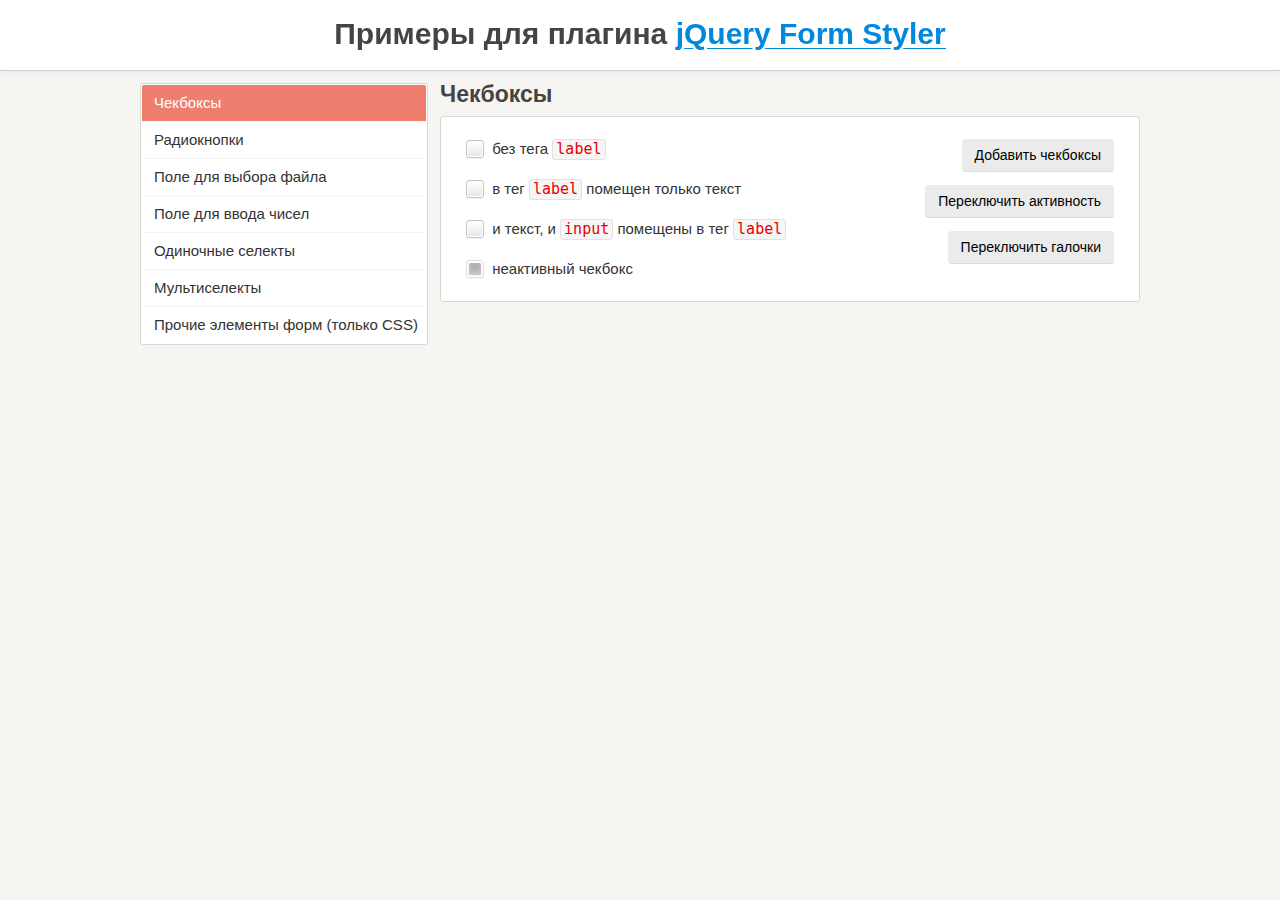
<file: libs/jQueryFormStyler-master/demo/index.html>
<!DOCTYPE html>
<html>
<head>
	<meta charset="utf-8" />
	<meta name="viewport" content="width=device-width, initial-scale=1.0" />
	<title>Примеры для плагина jQuery Form Styler</title>
	<link href="demo.css" rel="stylesheet" />
	<link href="../jquery.formstyler.css" rel="stylesheet" />
	<script src="http://ajax.googleapis.com/ajax/libs/jquery/1.11.3/jquery.min.js"></script>
	<script src="../jquery.formstyler.js"></script>
	<script>
		(function($) {
		$(function() {
			$('input, select').styler({
				selectSearch: true
			});
		});
		})(jQuery);
	</script>
	<script src="demo.js"></script>
</head>

<body>

<h1>Примеры для плагина <a href="http://dimox.name/jquery-form-styler/">jQuery Form Styler</a></h1>

<form method="post">
<div class="wrapper">

	<ul class="menu">
		<li class="current" data-hash="checkbox">Чекбоксы</li>
		<li data-hash="radio">Радиокнопки</li>
		<li data-hash="file">Поле для выбора файла</li>
		<li data-hash="number">Поле для ввода чисел</li>
		<li data-hash="select">Одиночные селекты</li>
		<li data-hash="multiselect">Мультиселекты</li>
		<li data-hash="css">Прочие элементы форм (только CSS)</li>
	</ul>

	<div class="content">

		<div class="box visible">
			<h2>Чекбоксы</h2>

			<div class="section lh">
				<div class="buttons">
					<button type="submit" class="button  add-checkbox">Добавить чекбоксы</button>
					<button type="submit" class="button  disable-input">Переключить активность</button>
					<button type="submit" class="button  check">Переключить галочки</button>
				</div>
				<input type="checkbox" /> без тега <code>label</code><br />
				<span id="r"><input type="checkbox" id="checkbox1" /></span> <label for="checkbox1"> в тег <code>label</code> помещен только текст</label><br />
				<label><input type="checkbox" /> и текст, и <code>input</code> помещены в тег <code>label</code></label><br />
				<label><input type="checkbox" disabled checked /> неактивный чекбокс</label>
			</div><!-- .section -->
		</div><!-- .box -->

		<div class="box">
			<h2>Радиокнопки</h2>

			<div class="section lh">
				<div class="buttons">
					<button type="submit" class="button  add-radio">Добавить радиокнопки</button>
					<button type="submit" class="button  disable-input">Переключить активность</button>
				</div>
				<input type="radio" name="radio" /> без тега <code>label</code><br />
				<input type="radio" name="radio" id="radio1" /> <label for="radio1"> в тег <code>label</code> помещен только текст</label><br />
				<label><input type="radio" name="radio" /> и текст, и <code>input</code> помещены в тег <code>label</code></label><br />
				<label><input type="radio" name="radio" disabled /> неактивная радиокнопка</label>
			</div><!-- .section -->
		</div><!-- .box -->

		<div class="box">
			<h2>Поле для выбора файла</h2>

			<div class="section">
				<div class="buttons">
					<button type="submit" class="button  add-file">Добавить поле</button>
					<button type="submit" class="button  disable-input">Переключить активность</button>
				</div>
				<input type="file" />
			</div><!-- .section -->
		</div><!-- .box -->

		<div class="box">
			<h2>Поле для ввода чисел</h2>

			<div class="section">
				<div class="buttons">
					<button type="submit" class="button  add-number">Добавить поле</button>
					<button type="submit" class="button  disable-input">Переключить активность</button>
				</div>
				<p>Поле без атрибутов.</p>
				<input type="number" />
			</div><!-- .section -->

			<div class="section">
				<p>Поле с атрибутами <code>min="0" max="100" step="5"</code>.</p>
				<input type="number" min="0" max="100" step="5" />
			</div><!-- .section -->

			<div class="section  number-plus-minus">
			<p>Другой вид переключателей.</p>
				<input type="number" />
			</div><!-- .section -->
		</div><!-- .box -->

		<div class="box">

			<h2>Одиночные селекты</h2>

			<p style="color: #43C617">По умолчанию ширина селекта на этой странице установлена 250 пикселей.</p>

			<div class="section">
				<div class="buttons">
					<button type="submit" class="button  add-select">Добавить селект</button>
					<button type="submit" class="button  add-options">Добавить пункты в список</button>
					<button type="submit" class="button  disable-select">Переключить активность селекта</button>
					<button type="submit" class="button  disable-options">Переключить активность пунктов</button>
				</div>
				<p><strong>Простой селект</strong> с несколькими пунктами, <br />один из них неактивный.</p>
				<select>
					<option>-- Выберите --</option>
					<option>Пункт 1</option>
					<option>Пункт 2</option>
					<option disabled>Пункт 3</option>
					<option>Пункт 4</option>
					<option>Пункт 5</option>
				</select>
			</div><!-- .section -->

			<div class="section">

				<p>Селект <strong>без заданной ширины</strong>, имеющий пункт <strong>с длинным текстом</strong>.</p>
				<select class="width-auto">
					<option>-- Выберите --</option>
					<option>Пункт 1</option>
					<option>Пункт 2</option>
					<option>Какой-то пункт с очень-очень-очень длинным-длинным-длинным текстом</option>
					<option>Пункт 4</option>
					<option>Пункт 5</option>
				</select>

				<br /><br />

				<p>Селект <strong>с шириной 200 пикселей</strong>, имеющий пункт <strong>с длинным текстом</strong>.</p>
				<select class="width-200">
					<option>-- Выберите --</option>
					<option>Пункт 1</option>
					<option>Пункт 2</option>
					<option>Какой-то пункт с очень-очень-очень длинным-длинным-длинным текстом</option>
					<option>Пункт 4</option>
					<option>Пункт 5</option>
				</select>

			</div><!-- .section -->

			<div class="section">

				<div class="sec maxheight">
					<p>Выпадающий список этого селекта <br /><strong>органичен по высоте</strong>.</p>
					<select>
						<option>-- Выберите --</option>
						<option>Пункт 1</option>
						<option>Пункт 2</option>
						<option>Пункт 3</option>
						<option>Пункт 4</option>
						<option>Пункт 5</option>
						<option>Пункт 6</option>
						<option>Пункт 7</option>
						<option>Пункт 8</option>
						<option>Пункт 9</option>
						<option>Пункт 10</option>
						<option>Пункт 11</option>
						<option>Пункт 12</option>
						<option>Пункт 13</option>
						<option>Пункт 14</option>
						<option>Пункт 15</option>
						<option>Пункт 16</option>
						<option>Пункт 17</option>
						<option>Пункт 18</option>
						<option>Пункт 19</option>
						<option>Пункт 20</option>
						<option>Пункт 21</option>
						<option>Пункт 22</option>
						<option>Пункт 23</option>
						<option>Пункт 24</option>
						<option>Пункт 25</option>
						<option>Пункт 26</option>
						<option>Пункт 27</option>
						<option>Пункт 28</option>
						<option>Пункт 29</option>
						<option>Пункт 30</option>
					</select>
				</div><!-- .sec -->

				<div class="sec">
					<p>Селект <strong>с длинным списком</strong>, не ограниченным максимальной высотой.</p>
					<select>
						<option>-- Выберите --</option>
						<option>Пункт 1</option>
						<option>Пункт 2</option>
						<option>Пункт 3</option>
						<option>Пункт 4</option>
						<option>Пункт 5</option>
						<option>Пункт 6</option>
						<option>Пункт 7</option>
						<option>Пункт 8</option>
						<option>Пункт 9</option>
						<option>Пункт 10</option>
						<option>Пункт 11</option>
						<option>Пункт 12</option>
						<option>Пункт 13</option>
						<option>Пункт 14</option>
						<option>Пункт 15</option>
						<option>Пункт 16</option>
						<option>Пункт 17</option>
						<option>Пункт 18</option>
						<option>Пункт 19</option>
						<option>Пункт 20</option>
						<option>Пункт 21</option>
						<option>Пункт 22</option>
						<option>Пункт 23</option>
						<option>Пункт 24</option>
						<option>Пункт 25</option>
						<option>Пункт 26</option>
						<option>Пункт 27</option>
						<option>Пункт 28</option>
						<option>Пункт 29</option>
						<option>Пункт 30</option>
						<option>Пункт 31</option>
						<option>Пункт 32</option>
						<option>Пункт 33</option>
						<option>Пункт 34</option>
						<option>Пункт 35</option>
						<option>Пункт 36</option>
						<option>Пункт 37</option>
						<option>Пункт 38</option>
						<option>Пункт 39</option>
						<option>Пункт 40</option>
						<option>Пункт 41</option>
						<option>Пункт 42</option>
						<option>Пункт 43</option>
						<option>Пункт 44</option>
						<option>Пункт 45</option>
						<option>Пункт 46</option>
						<option>Пункт 47</option>
						<option>Пункт 48</option>
						<option>Пункт 49</option>
						<option>Пункт 50</option>
						<option>Пункт 51</option>
						<option>Пункт 52</option>
						<option>Пункт 53</option>
						<option>Пункт 54</option>
						<option>Пункт 55</option>
						<option>Пункт 56</option>
						<option>Пункт 57</option>
						<option>Пункт 58</option>
						<option>Пункт 59</option>
						<option>Пункт 60</option>
						<option>Пункт 61</option>
						<option>Пункт 62</option>
						<option>Пункт 63</option>
						<option>Пункт 64</option>
						<option>Пункт 65</option>
						<option>Пункт 66</option>
						<option>Пункт 67</option>
						<option>Пункт 68</option>
						<option>Пункт 69</option>
						<option>Пункт 70</option>
						<option>Пункт 71</option>
						<option>Пункт 72</option>
						<option>Пункт 73</option>
						<option>Пункт 74</option>
						<option>Пункт 75</option>
						<option>Пункт 76</option>
						<option>Пункт 77</option>
						<option>Пункт 78</option>
						<option>Пункт 79</option>
						<option>Пункт 80</option>
						<option>Пункт 81</option>
						<option>Пункт 82</option>
						<option>Пункт 83</option>
						<option>Пункт 84</option>
						<option>Пункт 85</option>
						<option>Пункт 86</option>
						<option>Пункт 87</option>
						<option>Пункт 88</option>
						<option>Пункт 89</option>
						<option>Пункт 90</option>
						<option>Пункт 91</option>
						<option>Пункт 92</option>
						<option>Пункт 93</option>
						<option>Пункт 94</option>
						<option>Пункт 95</option>
						<option>Пункт 96</option>
						<option>Пункт 97</option>
						<option>Пункт 98</option>
						<option>Пункт 99</option>
						<option>Пункт 100</option>
					</select>
				</div><!-- .sec -->

			</div><!-- .section -->

			<div class="section">

				<div class="sec">
					<p>Проверяем, правильное ли значение передается при изменении. У оригинального селекта прописано: <code>onchange="alert(this.value)"</code>.</p>
					<select onchange="alert(this.value)">
						<option>-- Выберите --</option>
						<option>Пункт 1</option>
						<option>Пункт 2</option>
						<option>Пункт 3</option>
						<option>Пункт 4</option>
						<option>Пункт 5</option>
					</select>
				</div><!-- .sec -->

				<div class="sec">
					<p>Селект <strong>с замещающим текстом</strong> (placeholder). Текст "-- Выберите --" задан не через тег <code>option</code>, а через атрибут <code>data-placeholder</code>.</p>
					<select data-placeholder="-- Выберите --">
						<option label="-"></option>
						<option>Пункт 1</option>
						<option>Пункт 2</option>
						<option>Пункт 3</option>
						<option>Пункт 4</option>
						<option>Пункт 5</option>
					</select>
				</div><!-- .sec -->

			</div><!-- .section -->

			<div class="section">

				<div class="sec">
					<p>Селект <strong>с группировкой пунктов</strong> <br />(используется тег <code>optgroup</code>), один из них неактивный.</p>
					<select>
						<option>-- Выберите --</option>
						<optgroup label="Группа 1">
							<option>Пункт 1.1</option>
							<option>Пункт 1.2</option>
							<option>Пункт 1.3</option>
						</optgroup>
						<optgroup label="Группа 2">
							<option>Пункт 2.1</option>
							<option disabled>Пункт 2.2</option>
							<option>Пункт 2.3</option>
						</optgroup>
					</select>
				</div><!-- .sec -->

				<div class="sec">
					<p>Селект с выделением групп <strong>разными цветами</strong> (указаны классы <code>.color1</code> и <code>.color2</code> для <code>optgroup</code>).</p>
					<select>
						<option>-- Выберите --</option>
						<optgroup label="Группа 1" class="color1">
							<option>Пункт 1.1</option>
							<option>Пункт 1.2</option>
							<option>Пункт 1.3</option>
						</optgroup>
						<optgroup label="Группа 2" class="color2">
							<option>Пункт 2.1</option>
							<option>Пункт 2.2</option>
							<option>Пункт 2.3</option>
						</optgroup>
					</select>
				</div><!-- .sec -->

			</div><!-- .section -->

			<div class="section">

				<div class="sec showChanged">
					<p>Показываем, что селект изменен, используя класс <code>.changed</code> (появляется зеленая обводка).</p>
					<select>
						<option>-- Выберите --</option>
						<option>Пункт 1</option>
						<option>Пункт 2</option>
						<option>Пункт 3</option>
						<option>Пункт 4</option>
						<option>Пункт 5</option>
					</select>
				</div><!-- .sec -->

				<div class="sec lang">
					<p>Класс, указаннный для <code>option</code>, передается свернутом селекту, благодаря чему мы в нем видим флаг.</p>
					<select>
						<option>-- Выберите язык --</option>
						<option class="lang-en">Английский</option>
						<option class="lang-es">Испанский</option>
						<option class="lang-de">Немецкий</option>
						<option class="lang-ru">Русский</option>
						<option class="lang-fr">Французский</option>
					</select>
				</div><!-- .sec -->

			</div><!-- .section -->

			<br /><br /><br /><br /><br /><br /><br /><br /><br /><br />

		</div><!-- .box -->

		<div class="box">

			<h2>Мультиселекты</h2>

			<div class="section">
				<div class="buttons">
					<button type="submit" class="button  add-select  multiple">Добавить селект</button>
					<button type="submit" class="button  add-options">Добавить пункты в список</button>
					<button type="submit" class="button  disable-select">Переключить активность селекта</button>
					<button type="submit" class="button  disable-options">Переключить активность пунктов</button>
				</div>
				<p><strong>Мультиселект</strong>, один из пунктов неактивный, <br />параметр <code>size</code> не указан.</p>
				<select multiple>
					<option>-- Выберите --</option>
					<option>Пункт 1</option>
					<option>Пункт 2</option>
					<option disabled>Пункт 3</option>
					<option>Пункт 4</option>
					<option>Пункт 5</option>
				</select>
			</div><!-- .section -->

			<div class="section">
				<p>Мультиселект <strong>с параметром</strong> <code>size</code> <strong>равным</strong> <code>6</code> и <strong>с заданной шириной</strong> (400 пикселей).</p>
				<select multiple size="6" class="width-400">
					<option>-- Выберите один или несколько пунктов --</option>
					<option>Пункт 1</option>
					<option>Пункт 2</option>
					<option>Пункт 3</option>
					<option>Пункт 4</option>
					<option>Пункт 5</option>
				</select>
			</div><!-- .section -->

			<div class="section">

				<div class="sec">
					<p>Мультиселект <strong>с группировкой пунктов</strong> (используется тег <code>optgroup</code>), один из них неактивный.</p>
					<select multiple size="9">
						<option>-- Выберите --</option>
						<optgroup label="Группа 1">
							<option>Пункт 1.1</option>
							<option>Пункт 1.2</option>
							<option>Пункт 1.3</option>
						</optgroup>
						<optgroup label="Группа 2">
							<option>Пункт 2.1</option>
							<option disabled>Пункт 2.2</option>
							<option>Пункт 2.3</option>
						</optgroup>
					</select>
				</div><!-- .sec -->

				<div class="sec">
					<p>Мультиселект с выделением групп <strong>разными цветами</strong> (указаны классы <code>.color1</code> и <code>.color2</code> для <code>optgroup</code>).</p>
					<select multiple size="9">
						<option>-- Выберите --</option>
						<optgroup label="Группа 1" class="color1">
							<option>Пункт 1.1</option>
							<option>Пункт 1.2</option>
							<option>Пункт 1.3</option>
						</optgroup>
						<optgroup label="Группа 2" class="color2">
							<option>Пункт 2.1</option>
							<option>Пункт 2.2</option>
							<option>Пункт 2.3</option>
						</optgroup>
					</select>
				</div><!-- .sec -->

			</div><!-- .section -->

		</div><!-- .box -->

		<div class="box">

			<h2>Прочие элементы форм (только CSS)</h2>

			<div class="section css">
				<p>Стилизация данных элементов <strong>не требует наличия плагина</strong>.</p>

				<input class="styler" type="text" size="60" placeholder="Однострочное текстовое поле..." /> <code>&lt;input type="text"></code>

				<input class="styler" type="password" size="60" placeholder="Поле для ввода пароля..." /> <code>&lt;input type="password"></code>

				<textarea class="styler" cols="60" rows="5" placeholder="Многострочное текстовое поле..."></textarea> <code>&lt;textarea>&lt;/textarea></code><br />

				<input class="styler" type="button" value="Кнопка" /> <code>&lt;input type="button"></code><br />

				<button class="styler" type="submit">Кнопка</button> <code>&lt;button>&lt;/button></code><br />

				<input class="styler" type="reset" value="Сброс" /> <code>&lt;input type="reset"></code><br />

				<input class="styler" type="button" value="Кнопка неактивная" disabled /> <code>&lt;input type="button" disabled></code><br />
				<button class="styler" type="submit" disabled>Кнопка неактивная</button> <code>&lt;button disabled>&lt;/button></code>

			</div><!-- .section -->

		</div><!-- .box -->

	</div><!-- .content -->

</div><!-- .wrapper -->
</form>

</body>
</html>
</file>
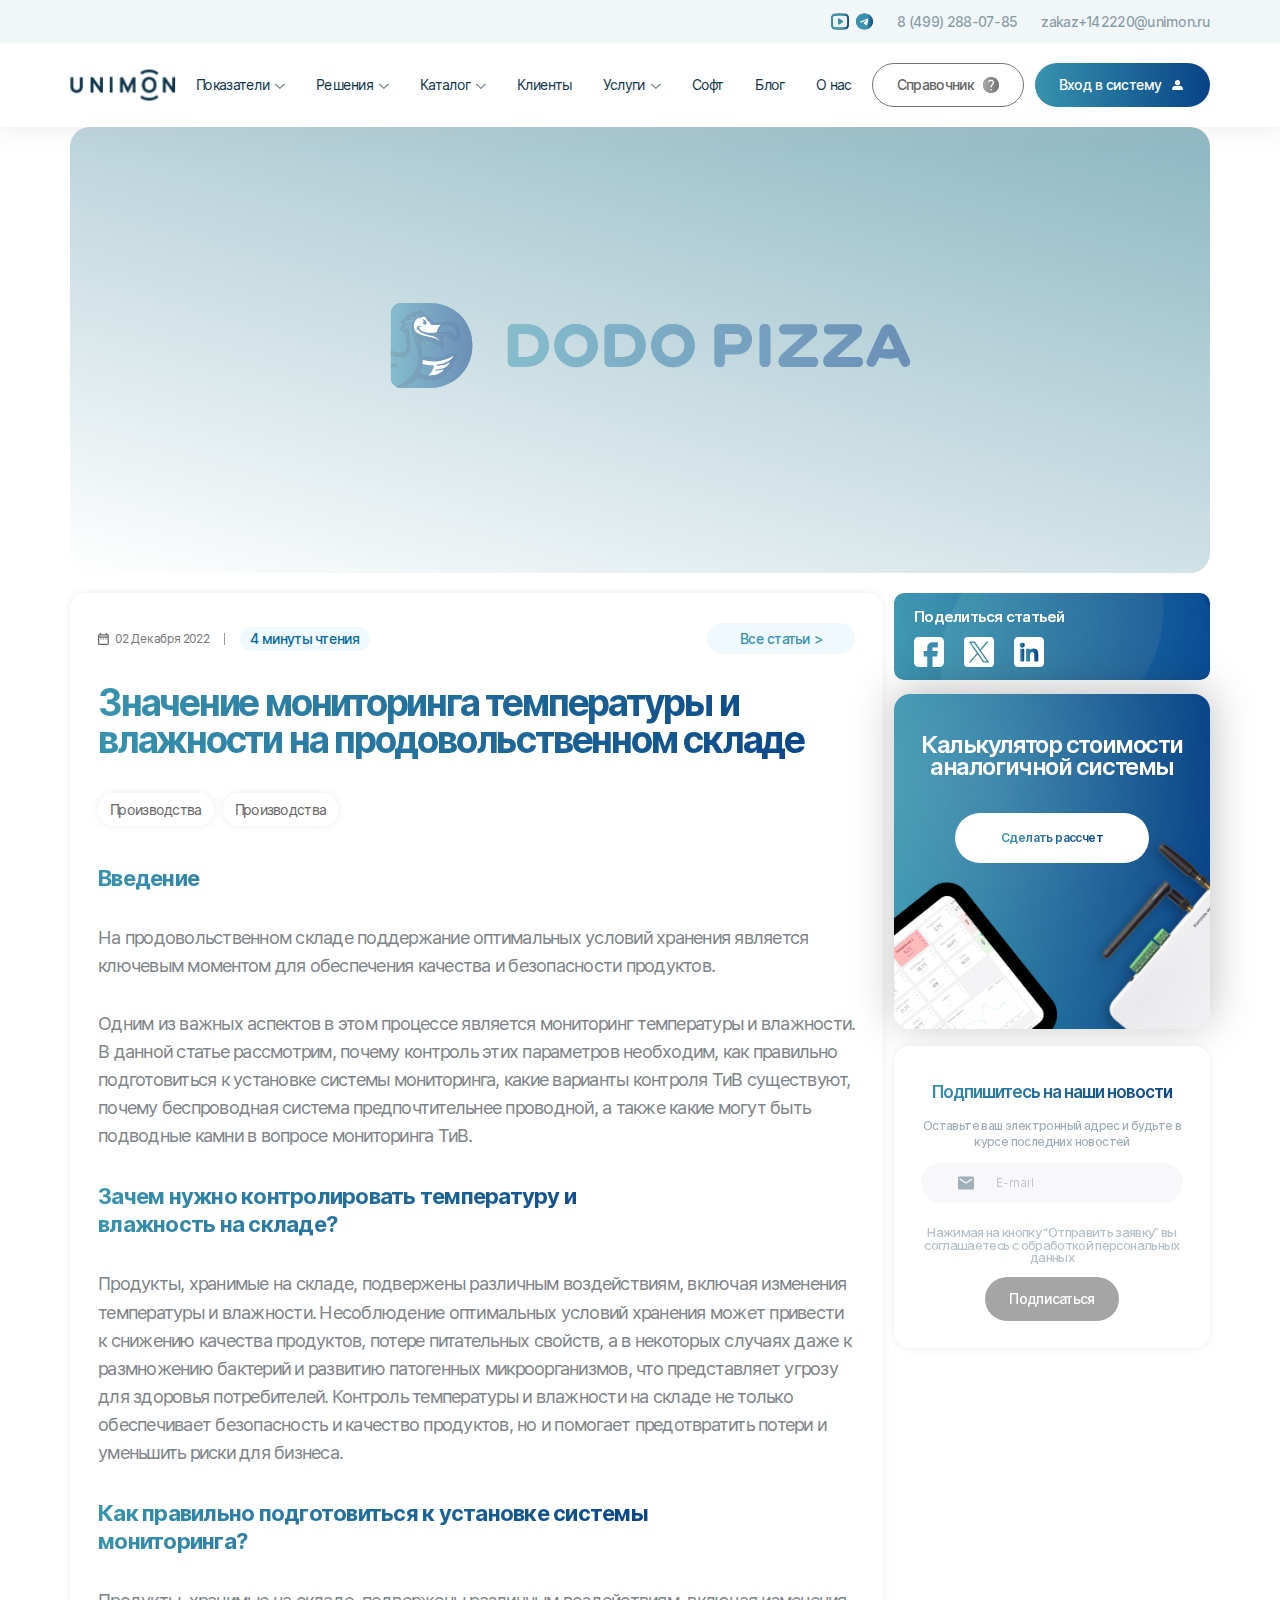
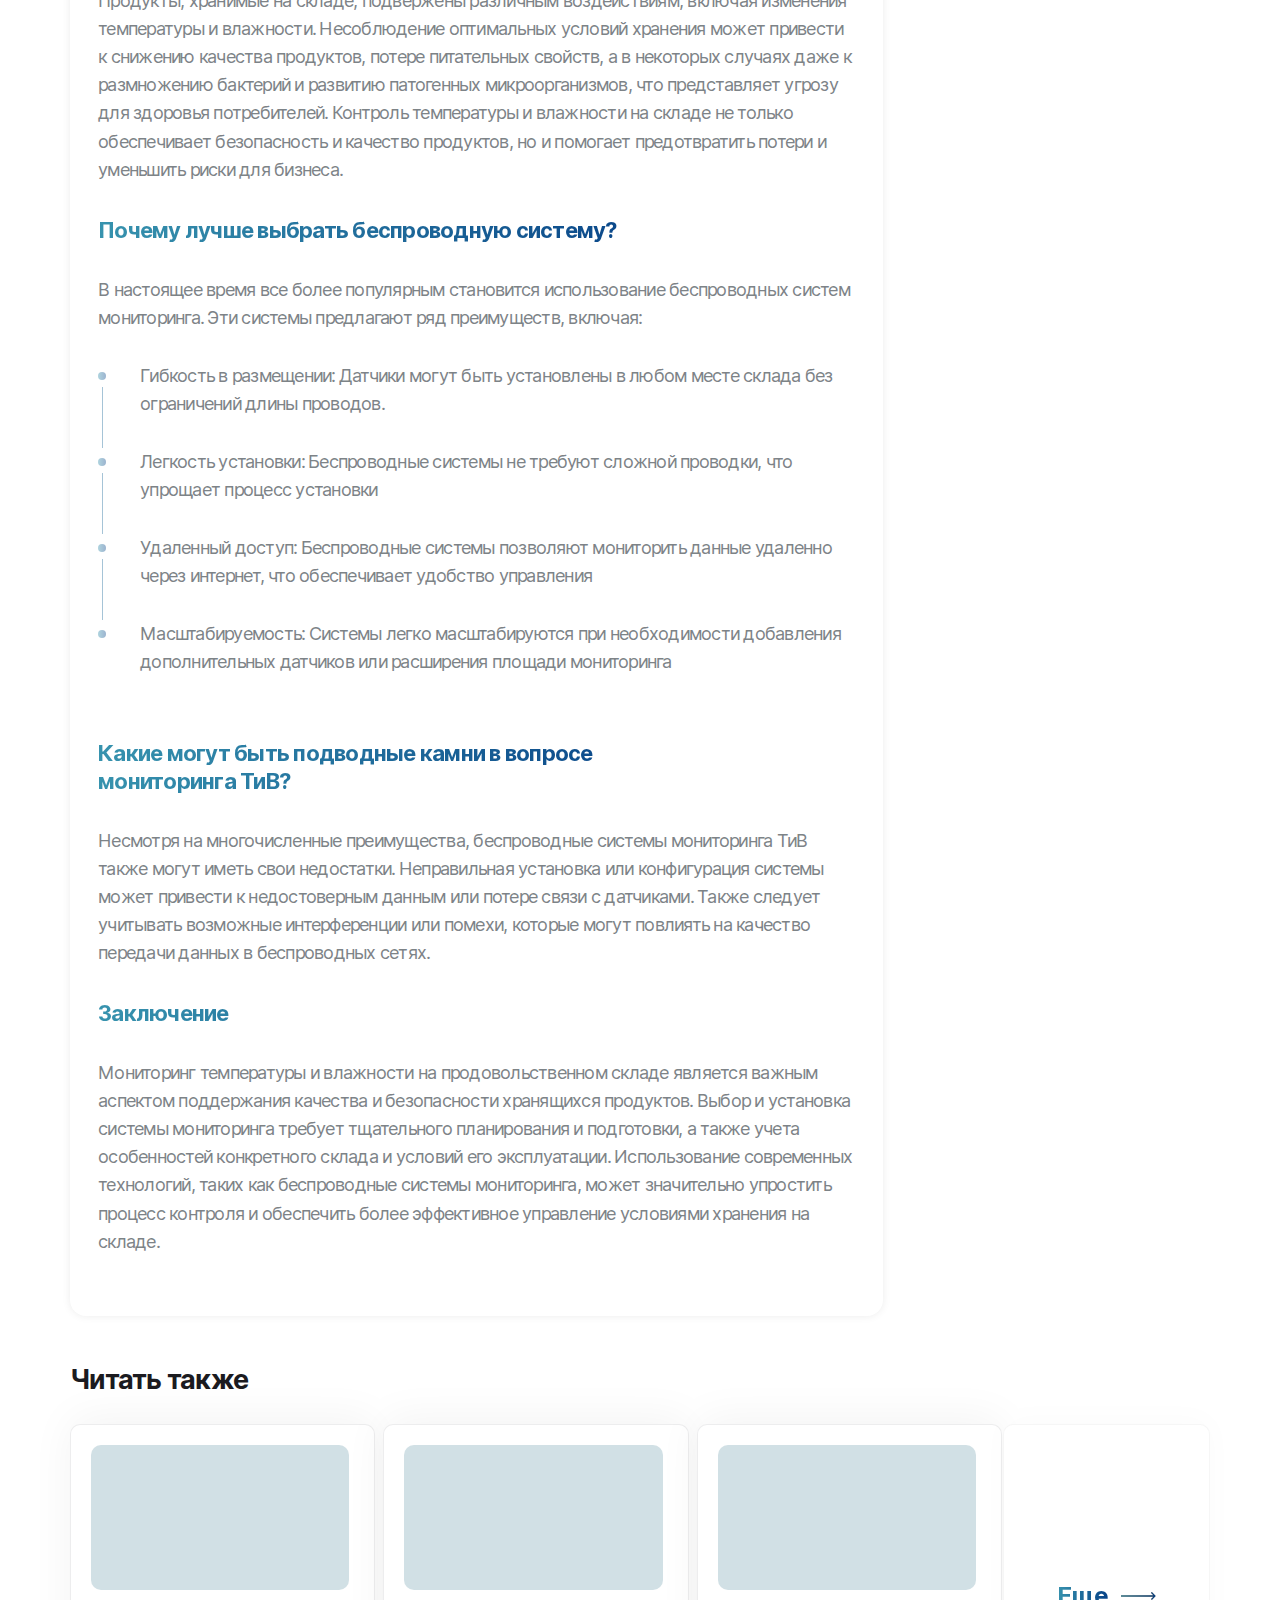
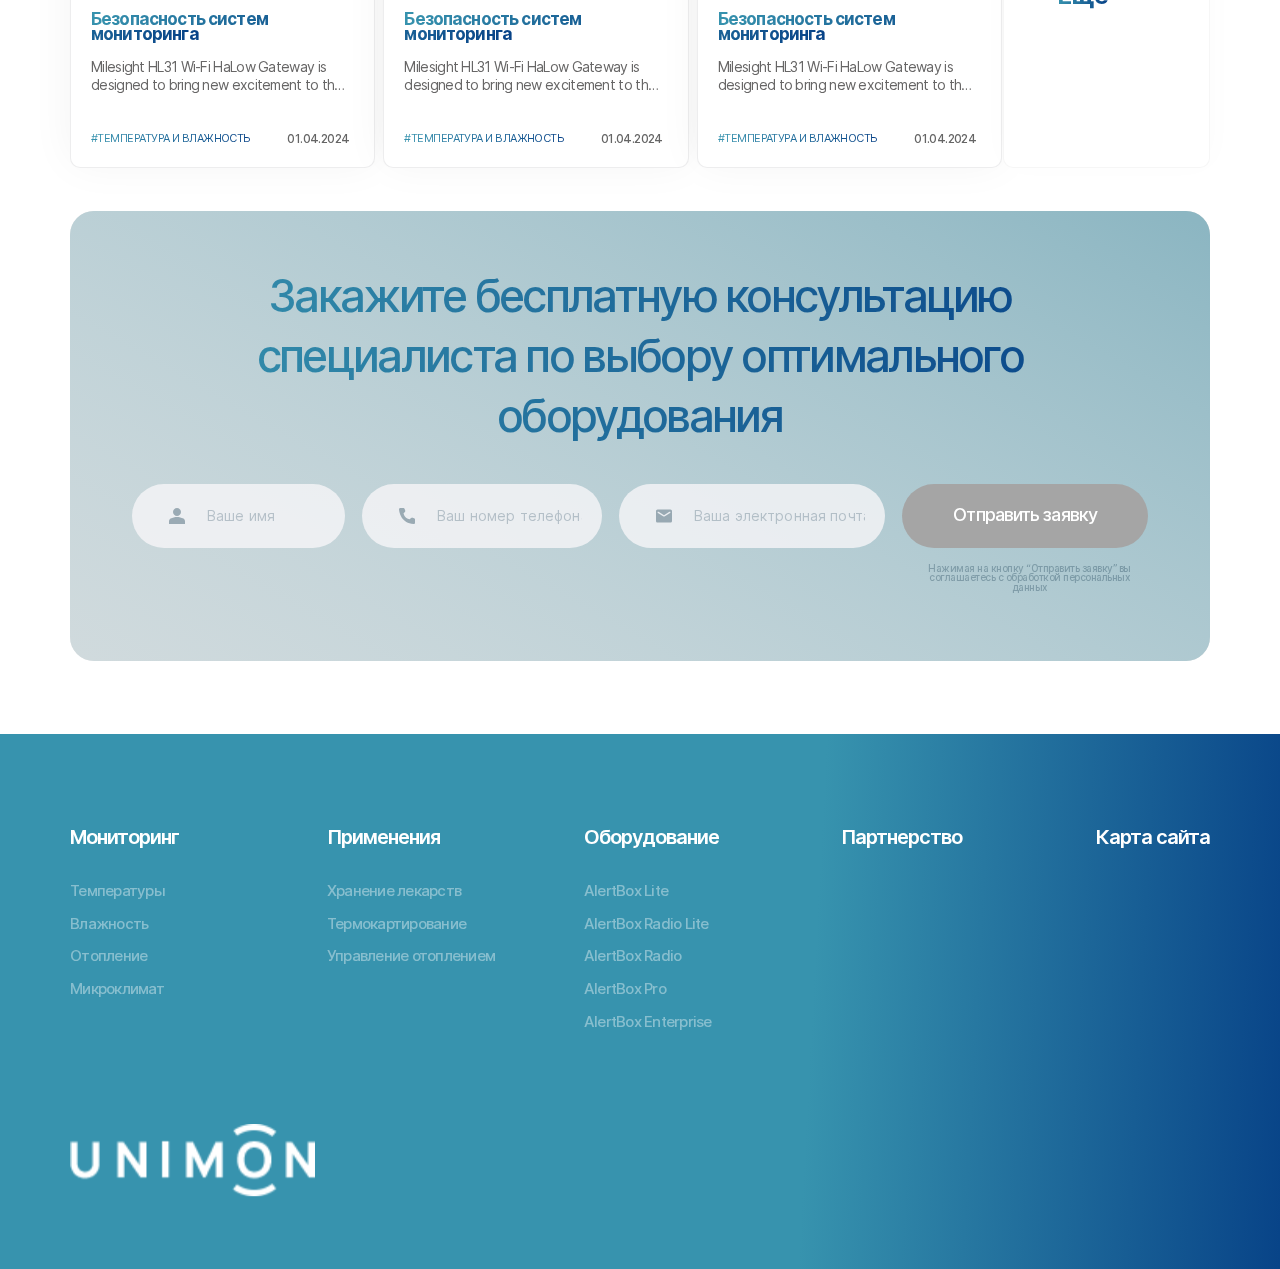
<file: article-case.html>
<!DOCTYPE html>
<!--[if lt IE 7]><html lang="ru" class="lt-ie9 lt-ie8 lt-ie7"><![endif]-->
<!--[if IE 7]><html lang="ru" class="lt-ie9 lt-ie8"><![endif]-->
<!--[if IE 8]><html lang="ru" class="lt-ie9"><![endif]-->
<!--[if gt IE 8]><!-->
<html lang="ru">
<!--<![endif]-->
<head>
	<meta charset="utf-8" />
	<title>Заголовок</title>
	<meta http-equiv="X-UA-Compatible" content="IE=edge" />
	<meta name="viewport" content="width=device-width, initial-scale=1, maximum-scale=1">
	<meta name="format-detection" content="telephone=no" />
	<link rel="shortcut icon" href="favicon.png" />
	<link rel="stylesheet" href="libs/bootstrap/bootstrap-grid.css" />
	<link rel="stylesheet" href="libs/fontawesome-free-5.12.0-web/css/all.min.css" />
	<link rel="stylesheet" href="libs/fancybox-master/dist/jquery.fancybox.min.css" />
	<link rel="stylesheet" href="libs/animate/animate.min.css" />
	<link rel="stylesheet" href="libs/slick-1.5.9/slick/slick.css" />
	<link rel="stylesheet" href="libs/slick-1.5.9/slick/slick-theme.css" />
	<link rel="stylesheet" href="css/fonts.css" />
	<link rel="stylesheet" href="css/main.css?ver=1.11" />
	<link rel="stylesheet" href="css/media.css?ver=1.11" />
</head>
<body>

	<div class="wrapper">

		<div class="fixed-buttons">
			<div class="fixed-buttons__content">
				<ul>
					<li><a href="#" target="_blank" class="btn-fixed"><img src="img/ic_cont1.svg" alt="alt"></a></li>
					<li><a href="#" target="_blank" class="btn-fixed"><img src="img/ic_cont2.svg" alt="alt"></a></li>
					<li><a href="#" target="_blank" class="btn-fixed"><img src="img/ic_cont3.svg" alt="alt"></a></li>
					<li><a href="#" target="_blank" class="btn-social-fixed"><img src="img/telegram.svg" alt="alt"></a></li>
				</ul>
			</div>
			<div class="fixed-buttons__head"></div>
		</div>

		<header class="header">
			<div class="header__top">
				<div class="container">
					<div class="header__wrapper">
						<ul class="list-socials">
							<li><a href="#" target="_blank"><img src="img/soc1.svg" alt="alt"></a></li>
							<li><a href="#" target="_blank"><img src="img/soc2.svg" alt="alt"></a></li>
						</ul>
						<a href="tel:+84992880785" class="header__contact">8 (499) 288-07-85</a>
						<a href="mailto:zakaz+142220@unimon.ru" class="header__contact">zakaz+142220@unimon.ru</a>
					</div>
				</div>
			</div>
			<div class="header__bottom">
				<div class="container">
					<div class="header__wrapper">
						<a href="#" class="logo">
							<img src="img/logo.svg" alt="alt">
						</a>
						<ul class="menu">
							<li class="menu__haschld">
								<a href="#">Показатели</a>
								<div class="menu__dropdown">
									<div class="container">
										<ul>
											<li><a href="#">Показатели температуры</a></li>
										</ul>
									</div>
								</div>
							</li>
							<li class="menu__haschld">
								<a href="#">Решения</a>
								<div class="menu__dropdown">
									<div class="container">
										<ul>
											<li><a href="#">Температуры</a></li>
											<li><a href="#">Влажность</a></li>
											<li><a href="#">Отопление</a></li>
											<li><a href="#">Микроклимат</a></li>
										</ul>
									</div>
								</div>
							</li>
							<li class="menu__haschld">
								<a href="#">Каталог</a>
								<div class="menu__dropdown">
									<div class="container">
										<div class="row">
											<div class="col-lg-3 col-md-6">
												<a href="#" class="menu__title">Радиомодули</a>
												<ul>
													<li><a href="#">AlertNode</a></li>
													<li><a href="#">AlertNode RTD Max</a></li>
													<li><a href="#">AlertNode RTD Max</a></li>
												</ul>
											</div>
											<div class="col-lg-3 col-md-6">
												<a href="#" class="menu__title">Контроллеры</a>
												<ul>
													<li><a href="#">AlertNode</a></li>
													<li><a href="#">AlertNode RTD Max</a></li>
													<li><a href="#">AlertNode RTD Max</a></li>
												</ul>
											</div>
											<div class="col-lg-3 col-md-6">
												<a href="#" class="menu__title">Датчики микроклимата</a>
												<ul>
													<li><a href="#">AlertNode</a></li>
													<li><a href="#">AlertNode RTD Max</a></li>
													<li><a href="#">AlertNode RTD Max</a></li>
												</ul>
											</div>
											<div class="col-lg-3 col-md-6">
												<a href="#" class="menu__title">Дополнительное оборудование</a>
												<ul>
													<li><a href="#">AlertNode</a></li>
													<li><a href="#">AlertNode RTD Max</a></li>
													<li><a href="#">AlertNode RTD Max</a></li>
												</ul>
											</div>
										</div>
									</div>
								</div>
							</li>
							<li><a href="#">Клиенты</a></li>
							<li class="menu__haschld">
								<a href="#">Услуги</a>
								<div class="menu__dropdown">
									<div class="container">
										<ul>
											<li><a href="#">Хранение лекарств</a></li>
											<li><a href="#">Термокартирование</a></li>
											<li><a href="#">Управление отоплением</a></li>
										</ul>
									</div>
								</div>
							</li>
							<li><a href="#">Софт</a></li>
							<li><a href="#">Блог</a></li>
							<li><a href="#">О нас</a></li>
						</ul>
						<div class="header__buttons">
							<a href="#" class="btn-main btn-main_default">Справочник <img src="img/ic_help2.svg" alt="alt"></a>
							<a href="#" class="btn-main">Вход в систему <img src="img/ic_user.svg" alt="alt"></a>
						</div>
						<a href="tel:+84992880785" class="header__button"><img src="img/tel.svg" alt="alt"></a>
						<a href="mailto:unimon@mail.ru" class="header__button"><img src="img/msg.svg" alt="alt"></a>
						<span class='sandwich'>
							<span class='sw-topper'></span>
							<span class='sw-bottom'></span>
							<span class='sw-footer'></span>
						</span>
					</div>
				</div>
			</div>
			<div class="menu-mobile">
				<div class="menu-mobile__close"></div>
				<a href="#" class="btn-login"><img src="img/login.svg" alt="alt">Вход в систему</a>
				<ul class="nav">
					<li class="nav__haschld">
						<a href="#">Показатели</a>
						<div class="nav__dropdown">
							<ul>
								<li><a href="#">Показатели температуры</a></li>
							</ul>
						</div>
					</li>
					<li class="nav__haschld">
						<a href="#">Решения</a>
						<div class="nav__dropdown">
							<ul>
								<li><a href="#">Температуры</a></li>
								<li><a href="#">Влажность</a></li>
								<li><a href="#">Отопление</a></li>
								<li><a href="#">Микроклимат</a></li>
							</ul>
						</div>
					</li>
					<li class="nav__haschld">
						<a href="#">Каталог</a>
						<div class="nav__dropdown">
							<a href="#" class="nav__title">Радиомодули</a>
							<ul>
								<li><a href="#">AlertNode</a></li>
								<li><a href="#">AlertNode RTD Max</a></li>
								<li><a href="#">AlertNode RTD Max</a></li>
							</ul>
							<a href="#" class="nav__title">Контроллеры</a>
							<ul>
								<li><a href="#">AlertNode</a></li>
								<li><a href="#">AlertNode RTD Max</a></li>
								<li><a href="#">AlertNode RTD Max</a></li>
							</ul>
							<a href="#" class="nav__title">Датчики микроклимата</a>
							<ul>
								<li><a href="#">AlertNode</a></li>
								<li><a href="#">AlertNode RTD Max</a></li>
								<li><a href="#">AlertNode RTD Max</a></li>
							</ul>
							<a href="#" class="nav__title">Дополнительное оборудование</a>
							<ul>
								<li><a href="#">AlertNode</a></li>
								<li><a href="#">AlertNode RTD Max</a></li>
								<li><a href="#">AlertNode RTD Max</a></li>
							</ul>
						</div>
					</li>
					<li><a href="#">Клиенты</a></li>
					<li class="nav__haschld">
						<a href="#">Услуги</a>
						<div class="nav__dropdown">
							<ul>
								<li><a href="#">Хранение лекарств</a></li>
								<li><a href="#">Термокартирование</a></li>
								<li><a href="#">Управление отоплением</a></li>
							</ul>
						</div>
					</li>
					<li><a href="#">Софт</a></li>
					<li><a href="#">Блог</a></li>
					<li><a href="#">О нас</a></li>
				</ul>
				<div class="menu-mobile__contacts">
					<p><a href="tel:+79682864967" class="menu-mobile__phone">+ 7 968 286 49 67</a></p>
					<p><a href="mailto:unimon@mail.ru" class="menu-mobile__mail">unimon@mail.ru</a></p>
					<ul class="socials-main">
						<li><a href="#" target="_blank"><img src="img/ic_tg.svg" alt="alt"></a></li>
						<li><a href="#" target="_blank"><img src="img/ic_yt.svg" alt="alt"></a></li>
					</ul>
				</div>
			</div>
			<div class="menu-overlay"></div>
		</header>

		<section class="page-article">
			<div class="container">
				<div class="billbord-case">
					<img src="img/logo_case.svg" alt="alt">
				</div>
				<div class="row">
					<div class="col-lg-9">
						<div class="article-content">
							<div class="head-article">
								<div class="data-article"><img src="img/calendar.svg" alt="alt">02 декабря 2022</div>
								<div class="time-article">4 минуты чтения</div>
								<a href="#" class="link-btn">Все статьи ></a>
							</div>
							<h1>Значение мониторинга температуры и влажности на продовольственном складе</h1>
							<ul class="list-tags list-tags_page">
								<li><a href="#">Производства</a></li>
								<li><a href="#">Производства</a></li>
							</ul>
							<h2>Введение</h2>
							<p>На продовольственном складе поддержание оптимальных условий хранения является ключевым моментом для обеспечения качества и безопасности продуктов. </p>
							<p>Одним из важных аспектов в этом процессе является мониторинг температуры и влажности. В данной статье рассмотрим, почему контроль этих параметров необходим, как правильно подготовиться к установке системы мониторинга, какие варианты контроля ТиВ существуют, почему беспроводная система предпочтительнее проводной, а также какие могут быть подводные камни в вопросе мониторинга ТиВ.</p>
							<h2 id="sect-1">Зачем нужно контролировать температуру и влажность на складе?</h2>
							<p>Продукты, хранимые на складе, подвержены различным воздействиям, включая изменения температуры и влажности. Несоблюдение оптимальных условий хранения может привести к снижению качества продуктов, потере питательных свойств, а в некоторых случаях даже к размножению бактерий и развитию патогенных микроорганизмов, что представляет угрозу для здоровья потребителей. Контроль температуры и влажности на складе не только обеспечивает безопасность и качество продуктов, но и помогает предотвратить потери и уменьшить риски для бизнеса.</p>
							<h2 id="sect-2">Как правильно подготовиться к установке системы мониторинга?</h2>
							<p>Продукты, хранимые на складе, подвержены различным воздействиям, включая изменения температуры и влажности. Несоблюдение оптимальных условий хранения может привести к снижению качества продуктов, потере питательных свойств, а в некоторых случаях даже к размножению бактерий и развитию патогенных микроорганизмов, что представляет угрозу для здоровья потребителей. Контроль температуры и влажности на складе не только обеспечивает безопасность и качество продуктов, но и помогает предотвратить потери и уменьшить риски для бизнеса.</p>
							<h2 id="sect-4">Почему лучше выбрать беспроводную систему?</h2>
							<p>В настоящее время все более популярным становится использование беспроводных систем мониторинга. Эти системы предлагают ряд преимуществ, включая:</p>
							<ul>
								<li>Гибкость в размещении: Датчики могут быть установлены в любом месте склада без ограничений длины проводов.</li>
								<li>Легкость установки: Беспроводные системы не требуют сложной проводки, что упрощает процесс установки</li>
								<li>Удаленный доступ: Беспроводные системы позволяют мониторить данные удаленно через интернет, что обеспечивает удобство управления</li>
								<li>Масштабируемость: Системы легко масштабируются при необходимости добавления дополнительных датчиков или расширения площади мониторинга</li>
							</ul>
							<h2 id="sect-5">Какие могут быть подводные камни в вопросе мониторинга ТиВ?</h2>
							<p>Несмотря на многочисленные преимущества, беспроводные системы мониторинга ТиВ также могут иметь свои недостатки. Неправильная установка или конфигурация системы может привести к недостоверным данным или потере связи с датчиками. Также следует учитывать возможные интерференции или помехи, которые могут повлиять на качество передачи данных в беспроводных сетях.</p>
							<h2 id="sect-6">Заключение</h2>
							<p>Мониторинг температуры и влажности на продовольственном складе является важным аспектом поддержания качества и безопасности хранящихся продуктов. Выбор и установка системы мониторинга требует тщательного планирования и подготовки, а также учета особенностей конкретного склада и условий его эксплуатации. Использование современных технологий, таких как беспроводные системы мониторинга, может значительно упростить процесс контроля и обеспечить более эффективное управление условиями хранения на складе.</p>
						</div>
					</div>
					<div class="col-lg-3">
						<div class="article-info">
							<div class="share-main">
								<div class="share-main__title">Поделиться статьей</div>
								<ul class="socials-share">
									<li><a href="#" target="_blank"><img src="img/share_soc1.svg" alt="alt"></a></li>
									<li><a href="#" target="_blank"><img src="img/share_soc2.svg" alt="alt"></a></li>
									<li><a href="#" target="_blank"><img src="img/share_soc3.svg" alt="alt"></a></li>
								</ul>
							</div>
							<div class="sidebar-calculator">
								<div class="sidebar-calculator__title">Калькулятор стоимости аналогичной системы</div>
								<a href="#" class="btn-block"><span>Сделать рассчет</span></a>
							</div>
							<div class="subscribe-sidebar">
								<div class="subscribe-sidebar__title">Подпишитесь на наши новости</div>
								<div class="subscribe-sidebar__descr">Оставьте ваш  электронный адрес и будьте в курсе последних новостей</div>
								<form class="form">
									<div class="item-form">
										<div class="icon-input">
											<img src="img/input_mail.svg" alt="alt">
										</div>
										<input type="email" placeholder="E-mail" required="required">
									</div>
									<div class="agree-form">Нажимая на кнопку “Отправить заявку” вы соглашаетесь с обработкой персональных данных</div>
									<button class="btn-main disabled">Подписаться</button>
								</form>
							</div>
						</div>
					</div>
				</div>
			</div>
		</section>

		<section class="recommendations">
			<div class="container">
				<h2 class="title-main">Читать также</h2>
				<div class="row row_recommendations">
					<div class="col-lg-10 col-8">
						<div class="row row_main">
							<div class="col-lg-4">
								<div class="item-blog">
									<a href="#" class="item-blog__image">
										<img src="img/blog.jpg" alt="alt">
									</a>
									<a href="#" class="item-blog__title"><span>Безопасность систем мониторинга </span></a>
									<div class="item-blog__text">Milesight HL31 Wi-Fi HaLow Gateway is designed to bring new excitement to the IoT landscape and empower...</div>
									<div class="item-blog__bottom">
										<a href="#" class="tag-main">#температура и влажность</a>
										<div class="data-main">01.04.2024</div>
									</div>
								</div>
							</div>
							<div class="col-lg-4 hidden-mob">
								<div class="item-blog">
									<a href="#" class="item-blog__image">
										<img src="img/blog.jpg" alt="alt">
									</a>
									<a href="#" class="item-blog__title"><span>Безопасность систем мониторинга </span></a>
									<div class="item-blog__text">Milesight HL31 Wi-Fi HaLow Gateway is designed to bring new excitement to the IoT landscape and empower...</div>
									<div class="item-blog__bottom">
										<a href="#" class="tag-main">#температура и влажность</a>
										<div class="data-main">01.04.2024</div>
									</div>
								</div>
							</div>
							<div class="col-lg-4 hidden-mob">
								<div class="item-blog">
									<a href="#" class="item-blog__image">
										<img src="img/blog.jpg" alt="alt">
									</a>
									<a href="#" class="item-blog__title"><span>Безопасность систем мониторинга </span></a>
									<div class="item-blog__text">Milesight HL31 Wi-Fi HaLow Gateway is designed to bring new excitement to the IoT landscape and empower...</div>
									<div class="item-blog__bottom">
										<a href="#" class="tag-main">#температура и влажность</a>
										<div class="data-main">01.04.2024</div>
									</div>
								</div>
							</div>
						</div>
					</div>
					<div class="col-lg-2 col-4">
						<a href="blog.html" class="btn-more"><span>Еще</span><img src="img/long_arrow.svg" alt="alt"></a>
					</div>
				</div>
			</div>
		</section>
    
		<section class="consultation">
			<div class="container">
				<div class="form-page">
					<div class="form-page__title hidden-mob"><span>Закажите бесплатную консультацию специалиста по выбору оптимального оборудования</span></div>
					<div class="form-page__title show-mob"><span>Бесплатная консультация</span></div>
					<div class="form-page__descr show-mob">Закажите бесплатную консультацию специалиста по выбору оптимального оборудования</div>
					<form class="form">
						<div class="line-form">
							<div class="item-form">
								<div class="icon-input">
									<img src="img/input_name.svg" alt="alt">
								</div>
								<input type="text" placeholder="Ваше имя" required="required">
							</div>
							<div class="item-form">
								<div class="icon-input">
									<img src="img/input_phone.svg" alt="alt">
								</div>
								<input type="tel" placeholder="Ваш номер телефона" class="input-phone" inputmode="numeric" required="required">
							</div>
							<div class="item-form">
								<div class="icon-input">
									<img src="img/input_mail.svg" alt="alt">
								</div>
								<input type="email" placeholder="Ваша электронная почта" required="required">
							</div>
							<button class="btn-main disabled">Отправить заявку</button>
						</div>
						<div class="agree-form">Нажимая на кнопку “Отправить заявку” вы соглашаетесь с обработкой персональных данных</div>
					</form>
				</div>
			</div>
		</section>

		<footer class="footer">
			<div class="container">
				<div class="footer__content">
					<div class="row">
						<div class="col-lg col-6">
							<div class="footer__title">Мониторинг</div>
							<ul class="footer__nav">
								<li><a href="#">Температуры</a></li>
								<li><a href="#">Влажность</a></li>
								<li><a href="#">Отопление</a></li>
								<li><a href="#">Микроклимат</a></li>
							</ul>
						</div>
						<div class="col-lg col-6">
							<div class="footer__title">Применения</div>
							<ul class="footer__nav">
								<li><a href="#">Хранение лекарств</a></li>
								<li><a href="#">Термокартирование</a></li>
								<li><a href="#">Управление отоплением</a></li>
							</ul>
						</div>
						<div class="col-lg col-6">
							<div class="footer__title">Оборудование</div>
							<ul class="footer__nav">
								<li><a href="#">AlertBox Lite</a></li>
								<li><a href="#">AlertBox Radio Lite</a></li>
								<li><a href="#">AlertBox Radio</a></li>
								<li><a href="#">AlertBox Pro</a></li>
								<li><a href="#">AlertBox Enterprise</a></li>
							</ul>
						</div>
						<div class="col-lg-4 col-6">
							<div class="footer__line">
								<a href="#" class="footer__title">Партнерство</a>
								<a href="#" class="footer__title">Карта сайта</a>
							</div>
						</div>
					</div>
				</div>
				<a href="#" class="footer__logo">
					<img src="img/logo_footer.svg" alt="alt">
				</a>
			</div>
		</footer>
		
	</div>

	<div id="callback" class="modal-block">
		<div class="modal-wrap">
			<div class="title-modal">Оставьте заявку и мы скоро с вами свяжемся</div>
			<form class="form">
				<div class="item-form">
					<div class="icon-input">
						<img src="img/input_name.svg" alt="alt">
					</div>
					<input type="text" placeholder="Ваше имя" required="required">
				</div>
				<div class="item-form">
					<div class="icon-input">
						<img src="img/input_phone.svg" alt="alt">
					</div>
					<input type="tel" placeholder="Номер телефона" class="input-phone" inputmode="numeric" required="required">
				</div>
				<div class="item-form">
					<div class="icon-input">
						<img src="img/input_mail.svg" alt="alt">
					</div>
					<input type="email" placeholder="E-mail Address" required="required">
				</div>
				<div class="agree-form">Нажимая на кнопку “Отправить заявку” вы соглашаетесь с обработкой персональных данных</div>
				<button class="btn-main disabled">Отправить заявку <img src="img/arrow_btn.svg" alt="alt"></button>
			</form>
		</div>
	</div>

	<!--[if lt IE 9]>
	<script src="libs/html5shiv/es5-shim.min.js"></script>
	<script src="libs/html5shiv/html5shiv.min.js"></script>
	<script src="libs/html5shiv/html5shiv-printshiv.min.js"></script>
	<script src="libs/respond/respond.min.js"></script>
	<![endif]-->
	<script src="libs/jquery/jquery-3.6.0.min.js"></script>
	<script src="libs/jquery-mousewheel/jquery.mousewheel.min.js"></script>
	<script src="libs/fancybox-master/dist/jquery.fancybox.min.js"></script>
	<script src="libs/animate/wow.min.js"></script>
	<script src="libs/animate/animate-css.js"></script>
	<script src="libs/slick-1.5.9/slick/slick.min.js"></script>
	<script src="libs/scroll2id/PageScroll2id.min.js"></script>
	<script src="libs/mask/jquery.maskedinput.js"></script>
	<script src="libs/jQueryFormStyler-master/jquery.formstyler.min.js"></script>
	<script src="js/common.js?ver=1.11"></script>
	<!-- Yandex.Metrika counter --><!-- /Yandex.Metrika counter -->
	<!-- Google Analytics counter --><!-- /Google Analytics counter -->
</body>
</html>
</file>
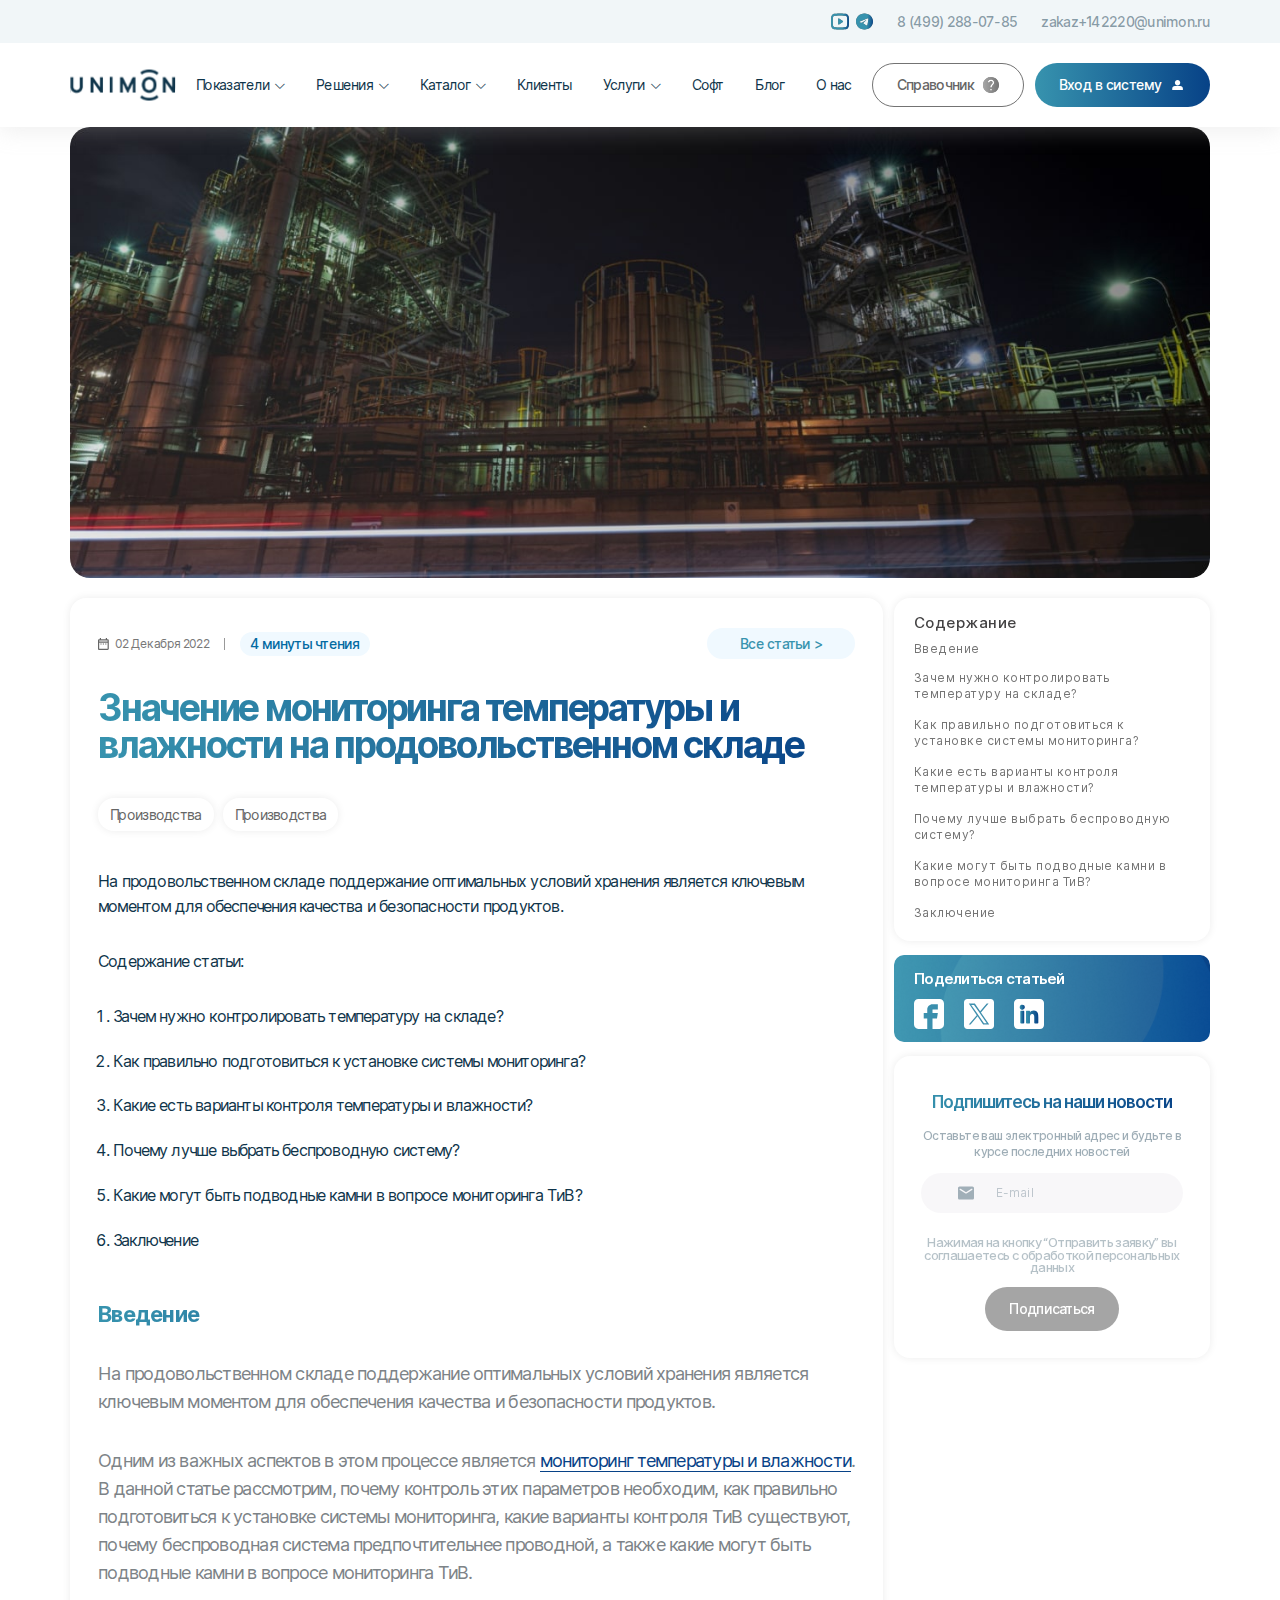
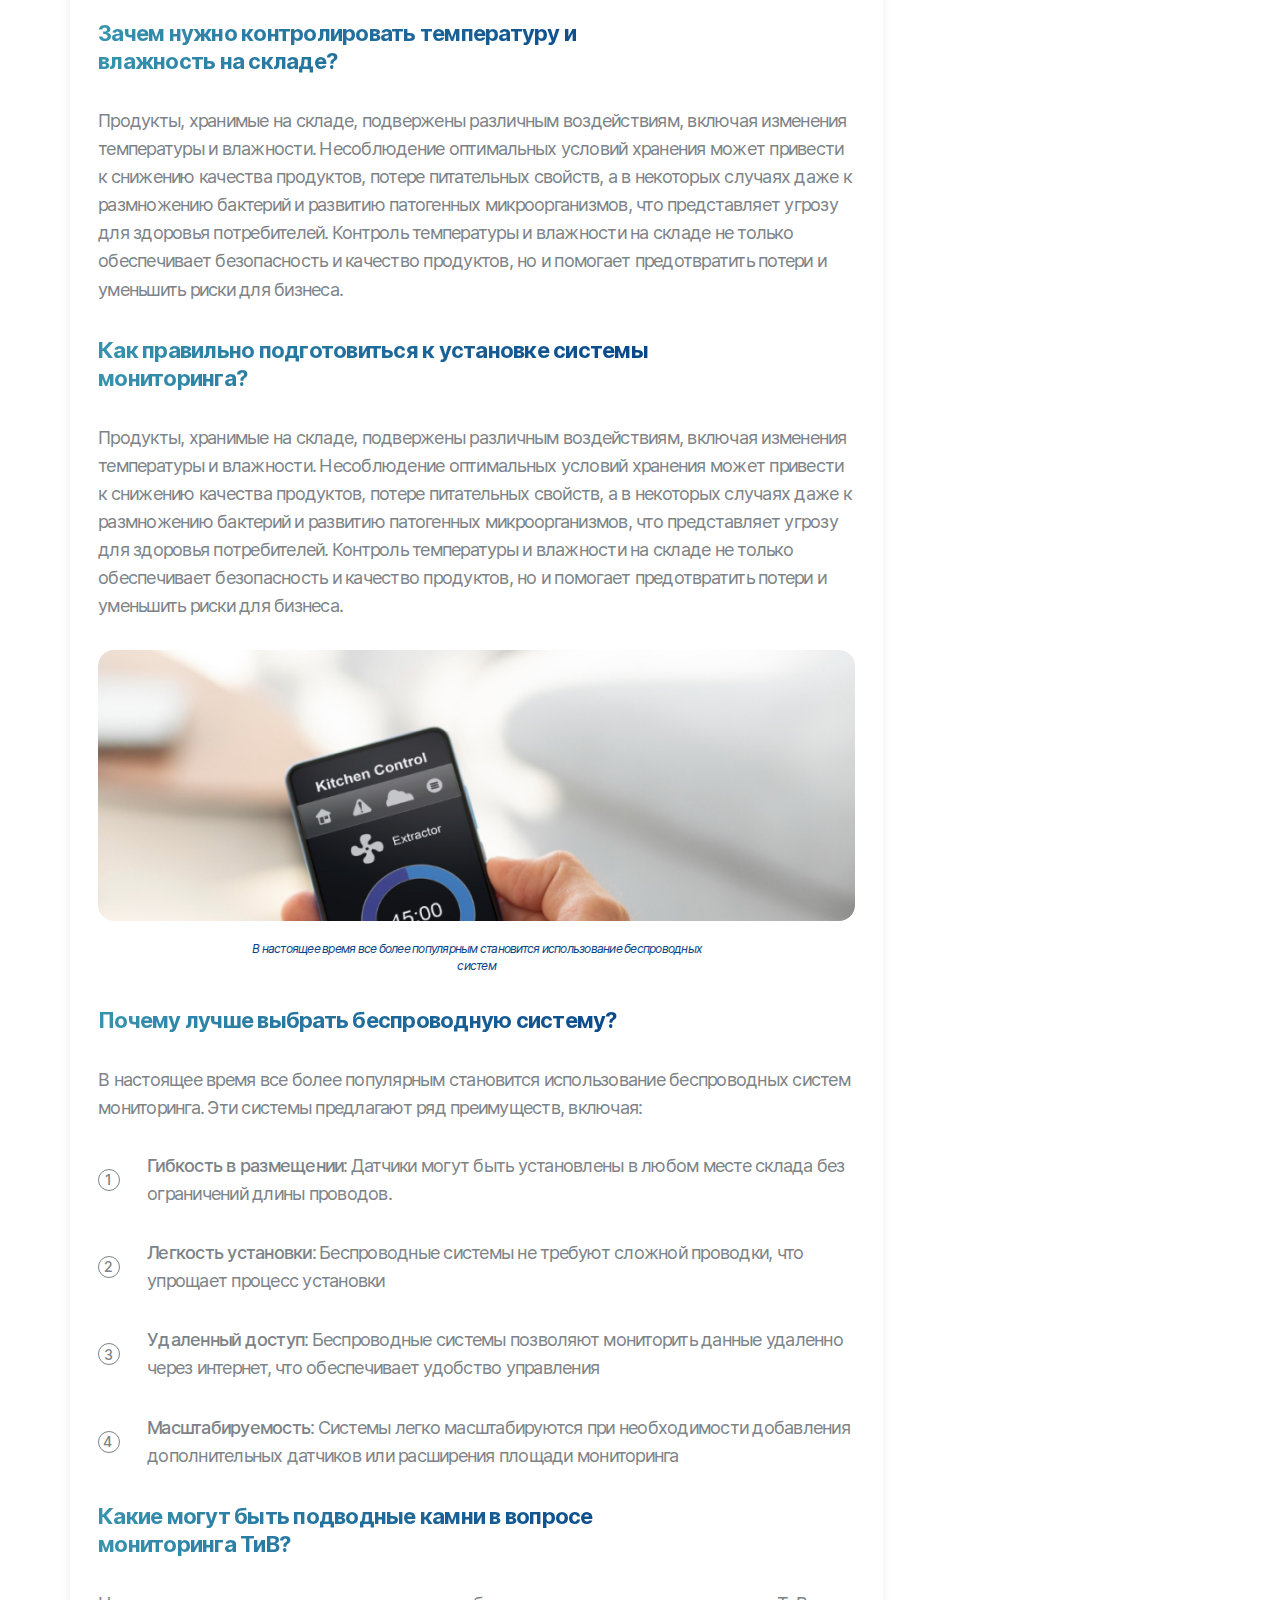
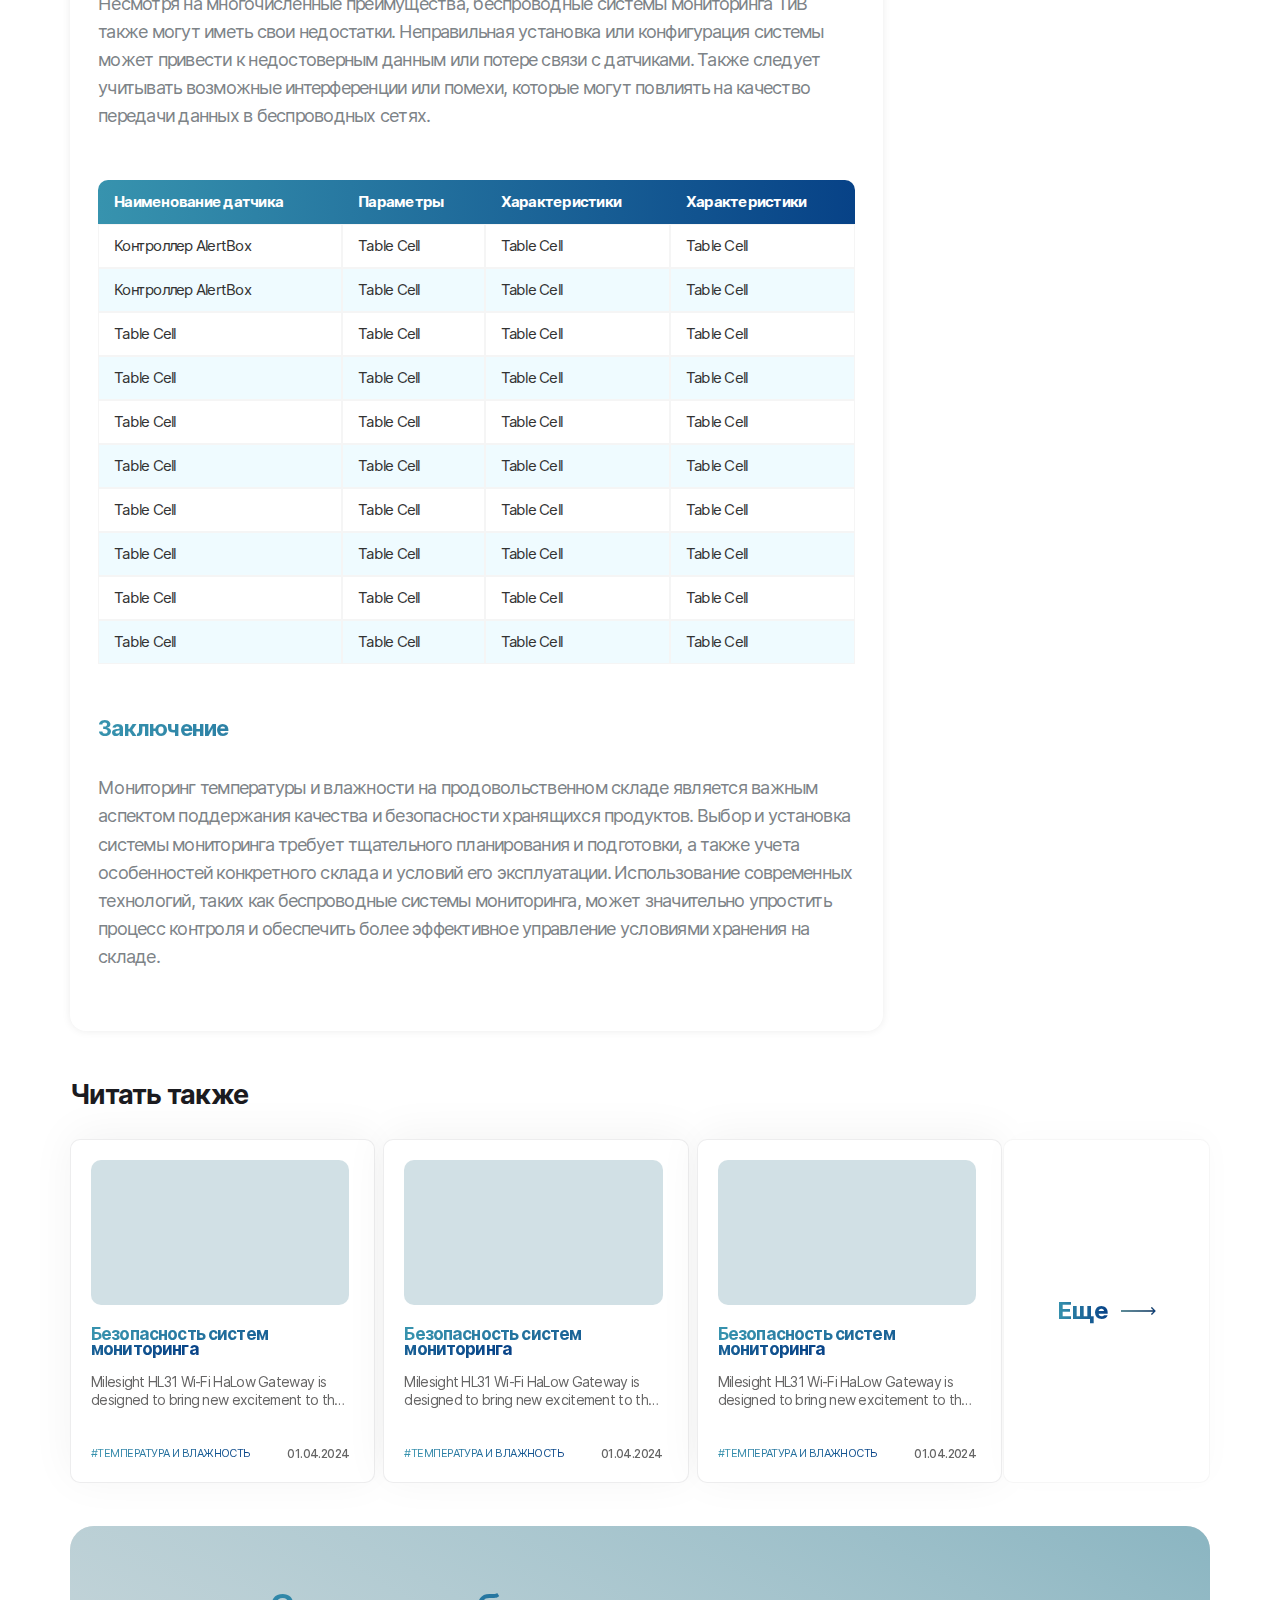
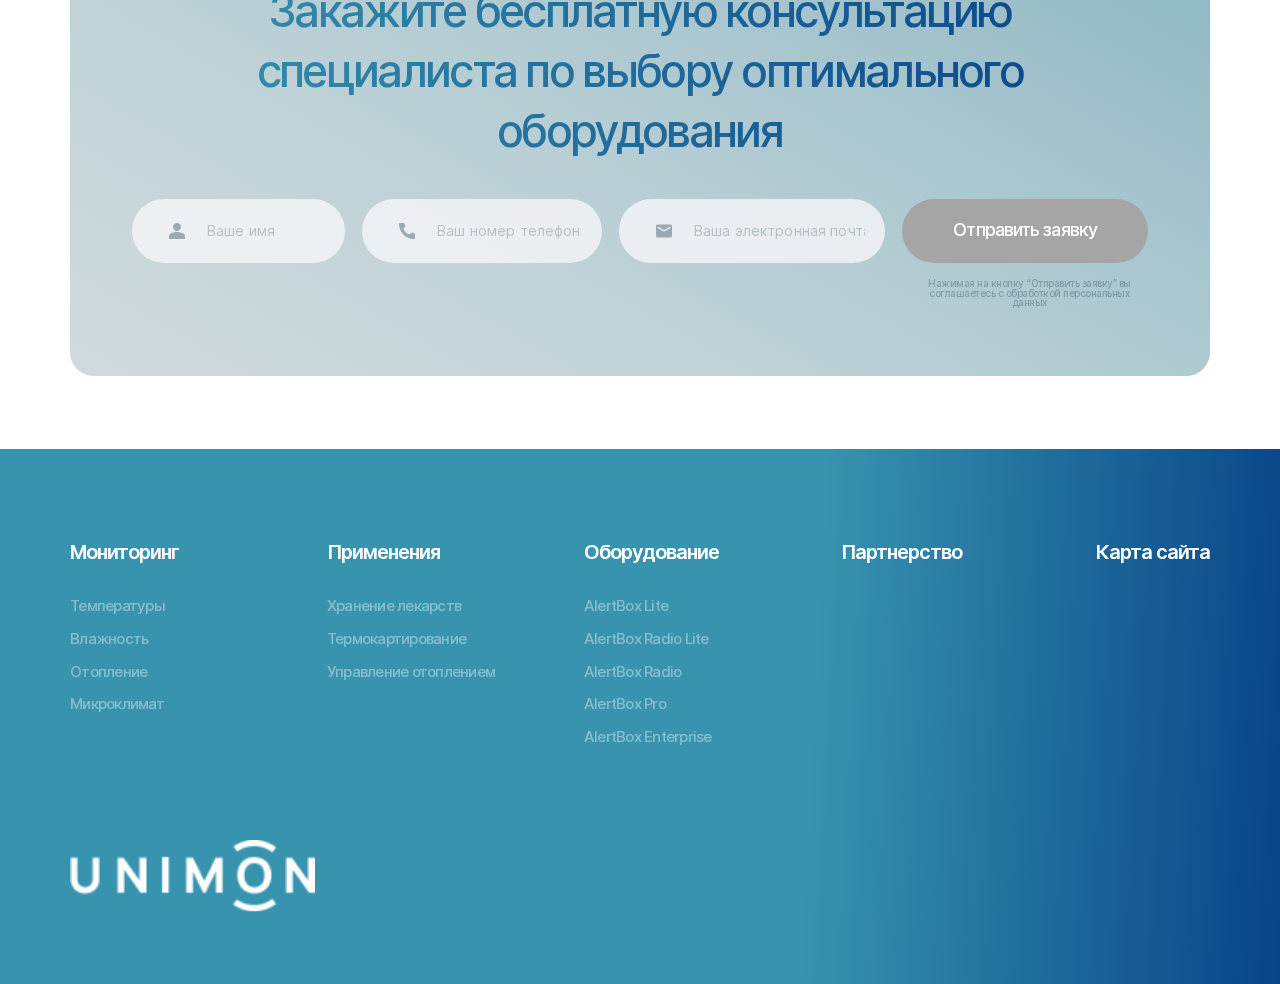
<file: article.html>
<!DOCTYPE html>
<!--[if lt IE 7]><html lang="ru" class="lt-ie9 lt-ie8 lt-ie7"><![endif]-->
<!--[if IE 7]><html lang="ru" class="lt-ie9 lt-ie8"><![endif]-->
<!--[if IE 8]><html lang="ru" class="lt-ie9"><![endif]-->
<!--[if gt IE 8]><!-->
<html lang="ru">
<!--<![endif]-->
<head>
	<meta charset="utf-8" />
	<title>Заголовок</title>
	<meta http-equiv="X-UA-Compatible" content="IE=edge" />
	<meta name="viewport" content="width=device-width, initial-scale=1, maximum-scale=1">
	<meta name="format-detection" content="telephone=no" />
	<link rel="shortcut icon" href="favicon.png" />
	<link rel="stylesheet" href="libs/bootstrap/bootstrap-grid.css" />
	<link rel="stylesheet" href="libs/fontawesome-free-5.12.0-web/css/all.min.css" />
	<link rel="stylesheet" href="libs/fancybox-master/dist/jquery.fancybox.min.css" />
	<link rel="stylesheet" href="libs/animate/animate.min.css" />
	<link rel="stylesheet" href="libs/slick-1.5.9/slick/slick.css" />
	<link rel="stylesheet" href="libs/slick-1.5.9/slick/slick-theme.css" />
	<link rel="stylesheet" href="css/fonts.css" />
	<link rel="stylesheet" href="css/main.css?ver=1.11" />
	<link rel="stylesheet" href="css/media.css?ver=1.11" />
</head>
<body>

	<div class="wrapper">

		<div class="fixed-buttons">
			<div class="fixed-buttons__content">
				<ul>
					<li><a href="#" target="_blank" class="btn-fixed"><img src="img/ic_cont1.svg" alt="alt"></a></li>
					<li><a href="#" target="_blank" class="btn-fixed"><img src="img/ic_cont2.svg" alt="alt"></a></li>
					<li><a href="#" target="_blank" class="btn-fixed"><img src="img/ic_cont3.svg" alt="alt"></a></li>
					<li><a href="#" target="_blank" class="btn-social-fixed"><img src="img/telegram.svg" alt="alt"></a></li>
				</ul>
			</div>
			<div class="fixed-buttons__head"></div>
		</div>

		<header class="header">
			<div class="header__top">
				<div class="container">
					<div class="header__wrapper">
						<ul class="list-socials">
							<li><a href="#" target="_blank"><img src="img/soc1.svg" alt="alt"></a></li>
							<li><a href="#" target="_blank"><img src="img/soc2.svg" alt="alt"></a></li>
						</ul>
						<a href="tel:+84992880785" class="header__contact">8 (499) 288-07-85</a>
						<a href="mailto:zakaz+142220@unimon.ru" class="header__contact">zakaz+142220@unimon.ru</a>
					</div>
				</div>
			</div>
			<div class="header__bottom">
				<div class="container">
					<div class="header__wrapper">
						<a href="#" class="logo">
							<img src="img/logo.svg" alt="alt">
						</a>
						<ul class="menu">
							<li class="menu__haschld">
								<a href="#">Показатели</a>
								<div class="menu__dropdown">
									<div class="container">
										<ul>
											<li><a href="#">Показатели температуры</a></li>
										</ul>
									</div>
								</div>
							</li>
							<li class="menu__haschld">
								<a href="#">Решения</a>
								<div class="menu__dropdown">
									<div class="container">
										<ul>
											<li><a href="#">Температуры</a></li>
											<li><a href="#">Влажность</a></li>
											<li><a href="#">Отопление</a></li>
											<li><a href="#">Микроклимат</a></li>
										</ul>
									</div>
								</div>
							</li>
							<li class="menu__haschld">
								<a href="#">Каталог</a>
								<div class="menu__dropdown">
									<div class="container">
										<div class="row">
											<div class="col-lg-3 col-md-6">
												<a href="#" class="menu__title">Радиомодули</a>
												<ul>
													<li><a href="#">AlertNode</a></li>
													<li><a href="#">AlertNode RTD Max</a></li>
													<li><a href="#">AlertNode RTD Max</a></li>
												</ul>
											</div>
											<div class="col-lg-3 col-md-6">
												<a href="#" class="menu__title">Контроллеры</a>
												<ul>
													<li><a href="#">AlertNode</a></li>
													<li><a href="#">AlertNode RTD Max</a></li>
													<li><a href="#">AlertNode RTD Max</a></li>
												</ul>
											</div>
											<div class="col-lg-3 col-md-6">
												<a href="#" class="menu__title">Датчики микроклимата</a>
												<ul>
													<li><a href="#">AlertNode</a></li>
													<li><a href="#">AlertNode RTD Max</a></li>
													<li><a href="#">AlertNode RTD Max</a></li>
												</ul>
											</div>
											<div class="col-lg-3 col-md-6">
												<a href="#" class="menu__title">Дополнительное оборудование</a>
												<ul>
													<li><a href="#">AlertNode</a></li>
													<li><a href="#">AlertNode RTD Max</a></li>
													<li><a href="#">AlertNode RTD Max</a></li>
												</ul>
											</div>
										</div>
									</div>
								</div>
							</li>
							<li><a href="#">Клиенты</a></li>
							<li class="menu__haschld">
								<a href="#">Услуги</a>
								<div class="menu__dropdown">
									<div class="container">
										<ul>
											<li><a href="#">Хранение лекарств</a></li>
											<li><a href="#">Термокартирование</a></li>
											<li><a href="#">Управление отоплением</a></li>
										</ul>
									</div>
								</div>
							</li>
							<li><a href="#">Софт</a></li>
							<li><a href="#">Блог</a></li>
							<li><a href="#">О нас</a></li>
						</ul>
						<div class="header__buttons">
							<a href="#" class="btn-main btn-main_default">Справочник <img src="img/ic_help2.svg" alt="alt"></a>
							<a href="#" class="btn-main">Вход в систему <img src="img/ic_user.svg" alt="alt"></a>
						</div>
						<a href="tel:+84992880785" class="header__button"><img src="img/tel.svg" alt="alt"></a>
						<a href="mailto:unimon@mail.ru" class="header__button"><img src="img/msg.svg" alt="alt"></a>
						<span class='sandwich'>
							<span class='sw-topper'></span>
							<span class='sw-bottom'></span>
							<span class='sw-footer'></span>
						</span>
					</div>
				</div>
			</div>
			<div class="menu-mobile">
				<div class="menu-mobile__close"></div>
				<a href="#" class="btn-login"><img src="img/login.svg" alt="alt">Вход в систему</a>
				<ul class="nav">
					<li class="nav__haschld">
						<a href="#">Показатели</a>
						<div class="nav__dropdown">
							<ul>
								<li><a href="#">Показатели температуры</a></li>
							</ul>
						</div>
					</li>
					<li class="nav__haschld">
						<a href="#">Решения</a>
						<div class="nav__dropdown">
							<ul>
								<li><a href="#">Температуры</a></li>
								<li><a href="#">Влажность</a></li>
								<li><a href="#">Отопление</a></li>
								<li><a href="#">Микроклимат</a></li>
							</ul>
						</div>
					</li>
					<li class="nav__haschld">
						<a href="#">Каталог</a>
						<div class="nav__dropdown">
							<a href="#" class="nav__title">Радиомодули</a>
							<ul>
								<li><a href="#">AlertNode</a></li>
								<li><a href="#">AlertNode RTD Max</a></li>
								<li><a href="#">AlertNode RTD Max</a></li>
							</ul>
							<a href="#" class="nav__title">Контроллеры</a>
							<ul>
								<li><a href="#">AlertNode</a></li>
								<li><a href="#">AlertNode RTD Max</a></li>
								<li><a href="#">AlertNode RTD Max</a></li>
							</ul>
							<a href="#" class="nav__title">Датчики микроклимата</a>
							<ul>
								<li><a href="#">AlertNode</a></li>
								<li><a href="#">AlertNode RTD Max</a></li>
								<li><a href="#">AlertNode RTD Max</a></li>
							</ul>
							<a href="#" class="nav__title">Дополнительное оборудование</a>
							<ul>
								<li><a href="#">AlertNode</a></li>
								<li><a href="#">AlertNode RTD Max</a></li>
								<li><a href="#">AlertNode RTD Max</a></li>
							</ul>
						</div>
					</li>
					<li><a href="#">Клиенты</a></li>
					<li class="nav__haschld">
						<a href="#">Услуги</a>
						<div class="nav__dropdown">
							<ul>
								<li><a href="#">Хранение лекарств</a></li>
								<li><a href="#">Термокартирование</a></li>
								<li><a href="#">Управление отоплением</a></li>
							</ul>
						</div>
					</li>
					<li><a href="#">Софт</a></li>
					<li><a href="#">Блог</a></li>
					<li><a href="#">О нас</a></li>
				</ul>
				<div class="menu-mobile__contacts">
					<p><a href="tel:+79682864967" class="menu-mobile__phone">+ 7 968 286 49 67</a></p>
					<p><a href="mailto:unimon@mail.ru" class="menu-mobile__mail">unimon@mail.ru</a></p>
					<ul class="socials-main">
						<li><a href="#" target="_blank"><img src="img/ic_tg.svg" alt="alt"></a></li>
						<li><a href="#" target="_blank"><img src="img/ic_yt.svg" alt="alt"></a></li>
					</ul>
				</div>
			</div>
			<div class="menu-overlay"></div>
		</header>

		<section class="page-article">
			<div class="container">
				<div class="image-article">
					<img src="img/article1.jpg" alt="alt">
				</div>
				<div class="row">
					<div class="col-lg-9">
						<div class="article-content">
							<div class="head-article">
								<div class="data-article"><img src="img/calendar.svg" alt="alt">02 декабря 2022</div>
								<div class="time-article">4 минуты чтения</div>
								<a href="#" class="link-btn">Все статьи ></a>
							</div>
							<h1>Значение мониторинга температуры и влажности на продовольственном складе</h1>
							<ul class="list-tags list-tags_page">
								<li><a href="#">Производства</a></li>
								<li><a href="#">Производства</a></li>
							</ul>
							<div class="top-article">
								<p>На продовольственном складе поддержание оптимальных условий хранения является ключевым моментом для обеспечения качества и безопасности продуктов.</p>
								<p>Содержание статьи:</p>
								<ol>
									<li><a href="#sect-1">Зачем нужно контролировать температуру на складе?</a></li>
									<li><a href="#sect-2">Как правильно подготовиться к установке системы мониторинга?</a></li>
									<li><a href="#sect-3">Какие есть варианты контроля температуры и влажности?</a></li>
									<li><a href="#sect-4">Почему лучше выбрать беспроводную систему?</a></li>
									<li><a href="#sect-5">Какие могут быть подводные камни в вопросе мониторинга ТиВ?</a></li>
									<li><a href="#sect-6">Заключение</a></li>
								</ol>
							</div>
							<h2>Введение</h2>
							<p>На продовольственном складе поддержание оптимальных условий хранения является ключевым моментом для обеспечения качества и безопасности продуктов. </p>
							<p>Одним из важных аспектов в этом процессе является <a href="#">мониторинг температуры и влажности</a>. В данной статье рассмотрим, почему контроль этих параметров необходим, как правильно подготовиться к установке системы мониторинга, какие варианты контроля ТиВ существуют, почему беспроводная система предпочтительнее проводной, а также какие могут быть подводные камни в вопросе мониторинга ТиВ.</p>
							<h2 id="sect-1">Зачем нужно контролировать температуру и влажность на складе?</h2>
							<p>Продукты, хранимые на складе, подвержены различным воздействиям, включая изменения температуры и влажности. Несоблюдение оптимальных условий хранения может привести к снижению качества продуктов, потере питательных свойств, а в некоторых случаях даже к размножению бактерий и развитию патогенных микроорганизмов, что представляет угрозу для здоровья потребителей. Контроль температуры и влажности на складе не только обеспечивает безопасность и качество продуктов, но и помогает предотвратить потери и уменьшить риски для бизнеса.</p>
							<h2 id="sect-2">Как правильно подготовиться к установке системы мониторинга?</h2>
							<p>Продукты, хранимые на складе, подвержены различным воздействиям, включая изменения температуры и влажности. Несоблюдение оптимальных условий хранения может привести к снижению качества продуктов, потере питательных свойств, а в некоторых случаях даже к размножению бактерий и развитию патогенных микроорганизмов, что представляет угрозу для здоровья потребителей. Контроль температуры и влажности на складе не только обеспечивает безопасность и качество продуктов, но и помогает предотвратить потери и уменьшить риски для бизнеса.</p>
							<a href="img/img_article1.jpg" class="article-content__image fancybox">
								<img src="img/img_article1.jpg" alt="alt">
							</a>
							<em>В настоящее время все более популярным становится использование беспроводных систем </em>
							<h2 id="sect-4">Почему лучше выбрать беспроводную систему?</h2>
							<p>В настоящее время все более популярным становится использование беспроводных систем мониторинга. Эти системы предлагают ряд преимуществ, включая:</p>
							<ol>
								<li><strong>Гибкость в размещении</strong>: Датчики могут быть установлены в любом месте склада без ограничений длины проводов.</li>
								<li><strong>Легкость установки</strong>: Беспроводные системы не требуют сложной проводки, что упрощает процесс установки</li>
								<li><strong>Удаленный доступ</strong>: Беспроводные системы позволяют мониторить данные удаленно через интернет, что обеспечивает удобство управления</li>
								<li><strong>Масштабируемость</strong>: Системы легко масштабируются при необходимости добавления дополнительных датчиков или расширения площади мониторинга</li>
							</ol>
							<h2 id="sect-5">Какие могут быть подводные камни в вопросе мониторинга ТиВ?</h2>
							<p>Несмотря на многочисленные преимущества, беспроводные системы мониторинга ТиВ также могут иметь свои недостатки. Неправильная установка или конфигурация системы может привести к недостоверным данным или потере связи с датчиками. Также следует учитывать возможные интерференции или помехи, которые могут повлиять на качество передачи данных в беспроводных сетях.</p>
							<div class="table-main" id="sect-3">
								<table>
									<thead>
										<tr>
											<th>Наименование датчика</th>
											<th>Параметры</th>
											<th>Характеристики</th>
											<th>Характеристики</th>
										</tr>
									</thead>
									<tbody>
										<tr>
											<td>Контроллер AlertBox </td>
											<td>Table Cell</td>
											<td>Table Cell</td>
											<td>Table Cell</td>
										</tr>
										<tr>
											<td>Контроллер AlertBox </td>
											<td>Table Cell</td>
											<td>Table Cell</td>
											<td>Table Cell</td>
										</tr>
										<tr>
											<td>Table Cell</td>
											<td>Table Cell</td>
											<td>Table Cell</td>
											<td>Table Cell</td>
										</tr>
										<tr>
											<td>Table Cell</td>
											<td>Table Cell</td>
											<td>Table Cell</td>
											<td>Table Cell</td>
										</tr>
										<tr>
											<td>Table Cell</td>
											<td>Table Cell</td>
											<td>Table Cell</td>
											<td>Table Cell</td>
										</tr>
										<tr>
											<td>Table Cell</td>
											<td>Table Cell</td>
											<td>Table Cell</td>
											<td>Table Cell</td>
										</tr>
										<tr>
											<td>Table Cell</td>
											<td>Table Cell</td>
											<td>Table Cell</td>
											<td>Table Cell</td>
										</tr>
										<tr>
											<td>Table Cell</td>
											<td>Table Cell</td>
											<td>Table Cell</td>
											<td>Table Cell</td>
										</tr>
										<tr>
											<td>Table Cell</td>
											<td>Table Cell</td>
											<td>Table Cell</td>
											<td>Table Cell</td>
										</tr>
										<tr>
											<td>Table Cell</td>
											<td>Table Cell</td>
											<td>Table Cell</td>
											<td>Table Cell</td>
										</tr>
									</tbody>
								</table>
							</div>
							<h2 id="sect-6">Заключение</h2>
							<p>Мониторинг температуры и влажности на продовольственном складе является важным аспектом поддержания качества и безопасности хранящихся продуктов. Выбор и установка системы мониторинга требует тщательного планирования и подготовки, а также учета особенностей конкретного склада и условий его эксплуатации. Использование современных технологий, таких как беспроводные системы мониторинга, может значительно упростить процесс контроля и обеспечить более эффективное управление условиями хранения на складе.</p>
						</div>
					</div>
					<div class="col-lg-3">
						<div class="article-info">
							<div class="sidebar-article">
								<div class="sidebar-article__title">Содержание </div>
								<div class="sidebar-article__subtitle">Введение</div>
								<ul>
									<li><a href="#sect-1">Зачем нужно контролировать температуру на складе?</a></li>
									<li><a href="#sect-2">Как правильно подготовиться к установке системы мониторинга?</a></li>
									<li><a href="#sect-3">Какие есть варианты контроля температуры и влажности?</a></li>
									<li><a href="#sect-4">Почему лучше выбрать беспроводную систему?</a></li>
									<li><a href="#sect-5">Какие могут быть подводные камни в вопросе мониторинга ТиВ?</a></li>
									<li><a href="#sect-6">Заключение</a></li>
								</ul>
							</div>
							<div class="share-main">
								<div class="share-main__title">Поделиться статьей</div>
								<ul class="socials-share">
									<li><a href="#" target="_blank"><img src="img/share_soc1.svg" alt="alt"></a></li>
									<li><a href="#" target="_blank"><img src="img/share_soc2.svg" alt="alt"></a></li>
									<li><a href="#" target="_blank"><img src="img/share_soc3.svg" alt="alt"></a></li>
								</ul>
							</div>
							<div class="subscribe-sidebar">
								<div class="subscribe-sidebar__title">Подпишитесь на наши новости</div>
								<div class="subscribe-sidebar__descr">Оставьте ваш  электронный адрес и будьте в курсе последних новостей</div>
								<form class="form">
									<div class="item-form">
										<div class="icon-input">
											<img src="img/input_mail.svg" alt="alt">
										</div>
										<input type="email" placeholder="E-mail" required="required">
									</div>
									<div class="agree-form">Нажимая на кнопку “Отправить заявку” вы соглашаетесь с обработкой персональных данных</div>
									<button class="btn-main disabled">Подписаться</button>
								</form>
							</div>
						</div>
					</div>
				</div>
			</div>
		</section>

		<section class="recommendations">
			<div class="container">
				<h2 class="title-main">Читать также</h2>
				<div class="row row_recommendations">
					<div class="col-lg-10 col-8">
						<div class="row row_main">
							<div class="col-lg-4">
								<div class="item-blog">
									<a href="#" class="item-blog__image">
										<img src="img/blog.jpg" alt="alt">
									</a>
									<a href="#" class="item-blog__title"><span>Безопасность систем мониторинга </span></a>
									<div class="item-blog__text">Milesight HL31 Wi-Fi HaLow Gateway is designed to bring new excitement to the IoT landscape and empower...</div>
									<div class="item-blog__bottom">
										<a href="#" class="tag-main">#температура и влажность</a>
										<div class="data-main">01.04.2024</div>
									</div>
								</div>
							</div>
							<div class="col-lg-4 hidden-mob">
								<div class="item-blog">
									<a href="#" class="item-blog__image">
										<img src="img/blog.jpg" alt="alt">
									</a>
									<a href="#" class="item-blog__title"><span>Безопасность систем мониторинга </span></a>
									<div class="item-blog__text">Milesight HL31 Wi-Fi HaLow Gateway is designed to bring new excitement to the IoT landscape and empower...</div>
									<div class="item-blog__bottom">
										<a href="#" class="tag-main">#температура и влажность</a>
										<div class="data-main">01.04.2024</div>
									</div>
								</div>
							</div>
							<div class="col-lg-4 hidden-mob">
								<div class="item-blog">
									<a href="#" class="item-blog__image">
										<img src="img/blog.jpg" alt="alt">
									</a>
									<a href="#" class="item-blog__title"><span>Безопасность систем мониторинга </span></a>
									<div class="item-blog__text">Milesight HL31 Wi-Fi HaLow Gateway is designed to bring new excitement to the IoT landscape and empower...</div>
									<div class="item-blog__bottom">
										<a href="#" class="tag-main">#температура и влажность</a>
										<div class="data-main">01.04.2024</div>
									</div>
								</div>
							</div>
						</div>
					</div>
					<div class="col-lg-2 col-4">
						<a href="blog.html" class="btn-more"><span>Еще</span><img src="img/long_arrow.svg" alt="alt"></a>
					</div>
				</div>
			</div>
		</section>
    
		<section class="consultation">
			<div class="container">
				<div class="form-page">
					<div class="form-page__title hidden-mob"><span>Закажите бесплатную консультацию специалиста по выбору оптимального оборудования</span></div>
					<div class="form-page__title show-mob"><span>Бесплатная консультация</span></div>
					<div class="form-page__descr show-mob">Закажите бесплатную консультацию специалиста по выбору оптимального оборудования</div>
					<form class="form">
						<div class="line-form">
							<div class="item-form">
								<div class="icon-input">
									<img src="img/input_name.svg" alt="alt">
								</div>
								<input type="text" placeholder="Ваше имя" required="required">
							</div>
							<div class="item-form">
								<div class="icon-input">
									<img src="img/input_phone.svg" alt="alt">
								</div>
								<input type="tel" placeholder="Ваш номер телефона" class="input-phone" inputmode="numeric" required="required">
							</div>
							<div class="item-form">
								<div class="icon-input">
									<img src="img/input_mail.svg" alt="alt">
								</div>
								<input type="email" placeholder="Ваша электронная почта" required="required">
							</div>
							<button class="btn-main disabled">Отправить заявку</button>
						</div>
						<div class="agree-form">Нажимая на кнопку “Отправить заявку” вы соглашаетесь с обработкой персональных данных</div>
					</form>
				</div>
			</div>
		</section>

		<footer class="footer">
			<div class="container">
				<div class="footer__content">
					<div class="row">
						<div class="col-lg col-6">
							<div class="footer__title">Мониторинг</div>
							<ul class="footer__nav">
								<li><a href="#">Температуры</a></li>
								<li><a href="#">Влажность</a></li>
								<li><a href="#">Отопление</a></li>
								<li><a href="#">Микроклимат</a></li>
							</ul>
						</div>
						<div class="col-lg col-6">
							<div class="footer__title">Применения</div>
							<ul class="footer__nav">
								<li><a href="#">Хранение лекарств</a></li>
								<li><a href="#">Термокартирование</a></li>
								<li><a href="#">Управление отоплением</a></li>
							</ul>
						</div>
						<div class="col-lg col-6">
							<div class="footer__title">Оборудование</div>
							<ul class="footer__nav">
								<li><a href="#">AlertBox Lite</a></li>
								<li><a href="#">AlertBox Radio Lite</a></li>
								<li><a href="#">AlertBox Radio</a></li>
								<li><a href="#">AlertBox Pro</a></li>
								<li><a href="#">AlertBox Enterprise</a></li>
							</ul>
						</div>
						<div class="col-lg-4 col-6">
							<div class="footer__line">
								<a href="#" class="footer__title">Партнерство</a>
								<a href="#" class="footer__title">Карта сайта</a>
							</div>
						</div>
					</div>
				</div>
				<a href="#" class="footer__logo">
					<img src="img/logo_footer.svg" alt="alt">
				</a>
			</div>
		</footer>
		
	</div>

	<div id="callback" class="modal-block">
		<div class="modal-wrap">
			<div class="title-modal">Оставьте заявку и мы скоро с вами свяжемся</div>
			<form class="form">
				<div class="item-form">
					<div class="icon-input">
						<img src="img/input_name.svg" alt="alt">
					</div>
					<input type="text" placeholder="Ваше имя" required="required">
				</div>
				<div class="item-form">
					<div class="icon-input">
						<img src="img/input_phone.svg" alt="alt">
					</div>
					<input type="tel" placeholder="Номер телефона" class="input-phone" inputmode="numeric" required="required">
				</div>
				<div class="item-form">
					<div class="icon-input">
						<img src="img/input_mail.svg" alt="alt">
					</div>
					<input type="email" placeholder="E-mail Address" required="required">
				</div>
				<div class="agree-form">Нажимая на кнопку “Отправить заявку” вы соглашаетесь с обработкой персональных данных</div>
				<button class="btn-main disabled">Отправить заявку <img src="img/arrow_btn.svg" alt="alt"></button>
			</form>
		</div>
	</div>

	<!--[if lt IE 9]>
	<script src="libs/html5shiv/es5-shim.min.js"></script>
	<script src="libs/html5shiv/html5shiv.min.js"></script>
	<script src="libs/html5shiv/html5shiv-printshiv.min.js"></script>
	<script src="libs/respond/respond.min.js"></script>
	<![endif]-->
	<script src="libs/jquery/jquery-3.6.0.min.js"></script>
	<script src="libs/jquery-mousewheel/jquery.mousewheel.min.js"></script>
	<script src="libs/fancybox-master/dist/jquery.fancybox.min.js"></script>
	<script src="libs/animate/wow.min.js"></script>
	<script src="libs/animate/animate-css.js"></script>
	<script src="libs/slick-1.5.9/slick/slick.min.js"></script>
	<script src="libs/scroll2id/PageScroll2id.min.js"></script>
	<script src="libs/mask/jquery.maskedinput.js"></script>
	<script src="libs/jQueryFormStyler-master/jquery.formstyler.min.js"></script>
	<script src="js/common.js?ver=1.11"></script>
	<!-- Yandex.Metrika counter --><!-- /Yandex.Metrika counter -->
	<!-- Google Analytics counter --><!-- /Google Analytics counter -->
</body>
</html>
</file>
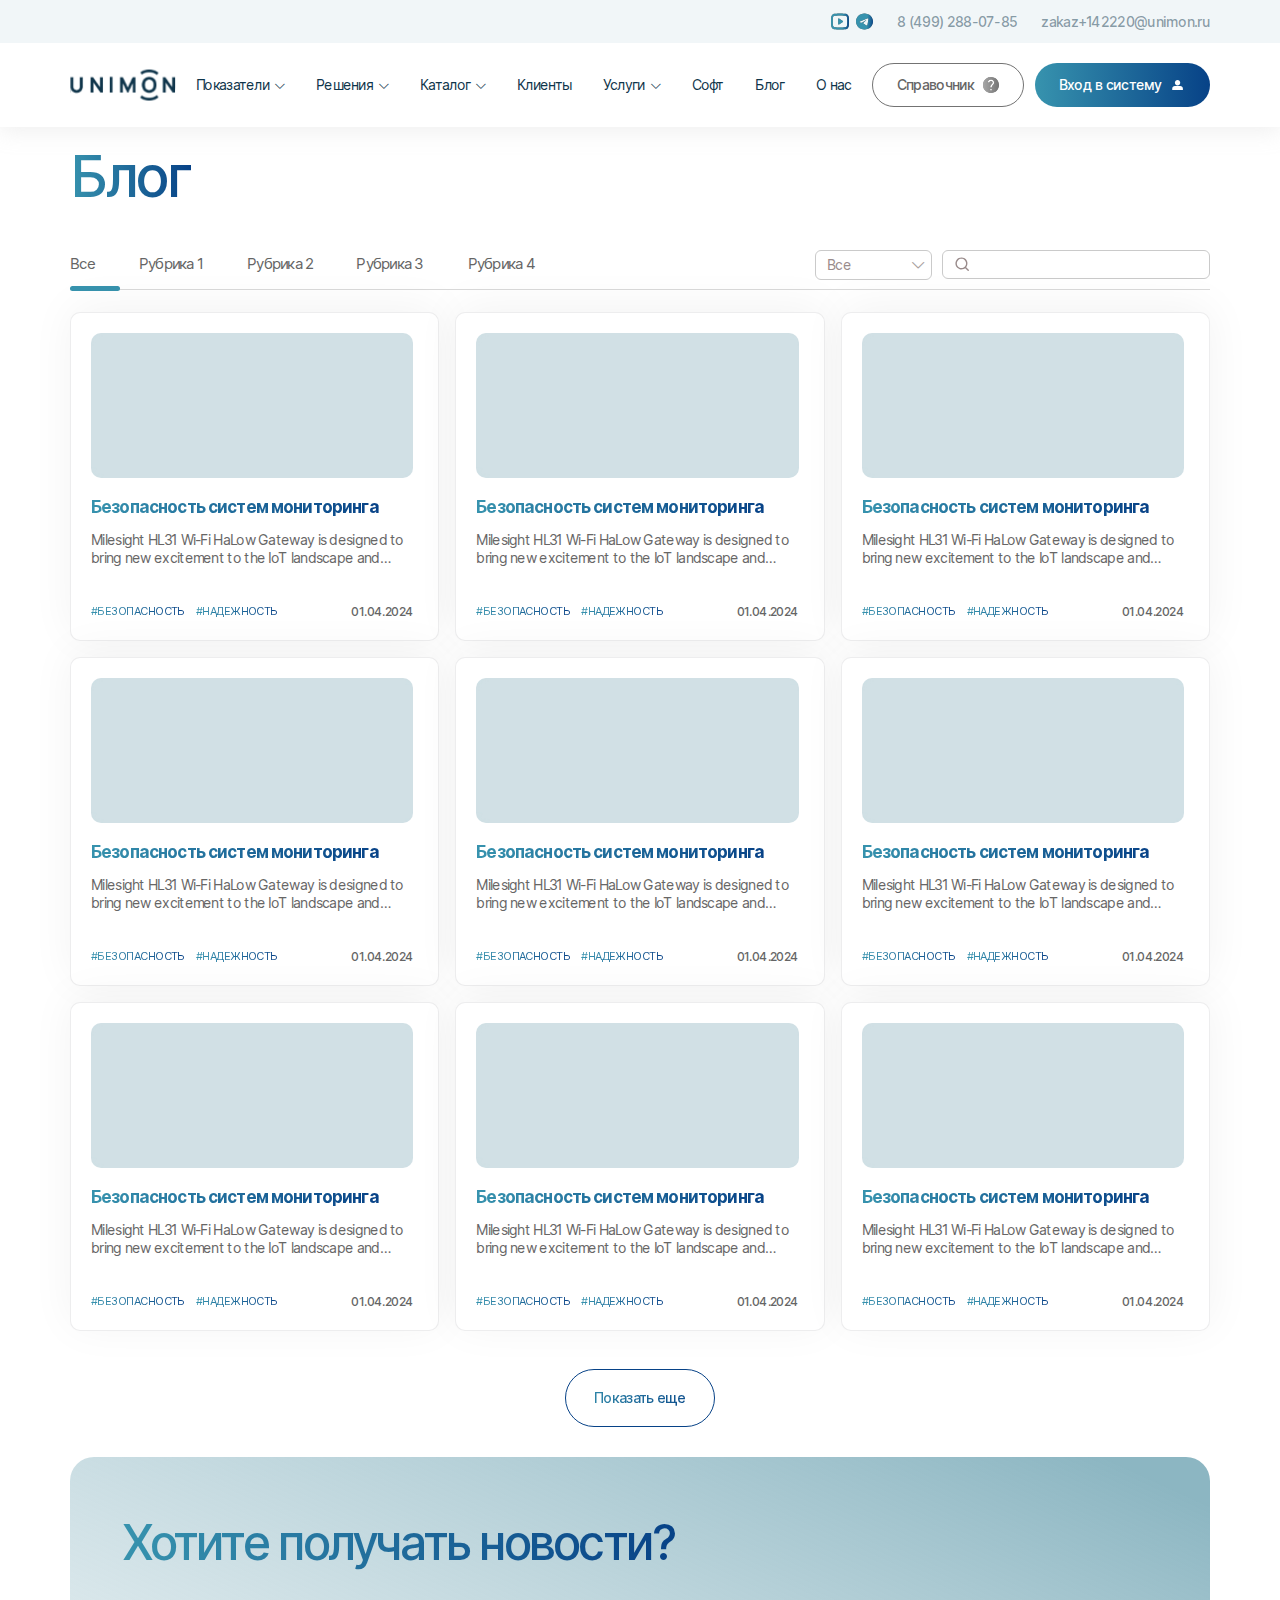
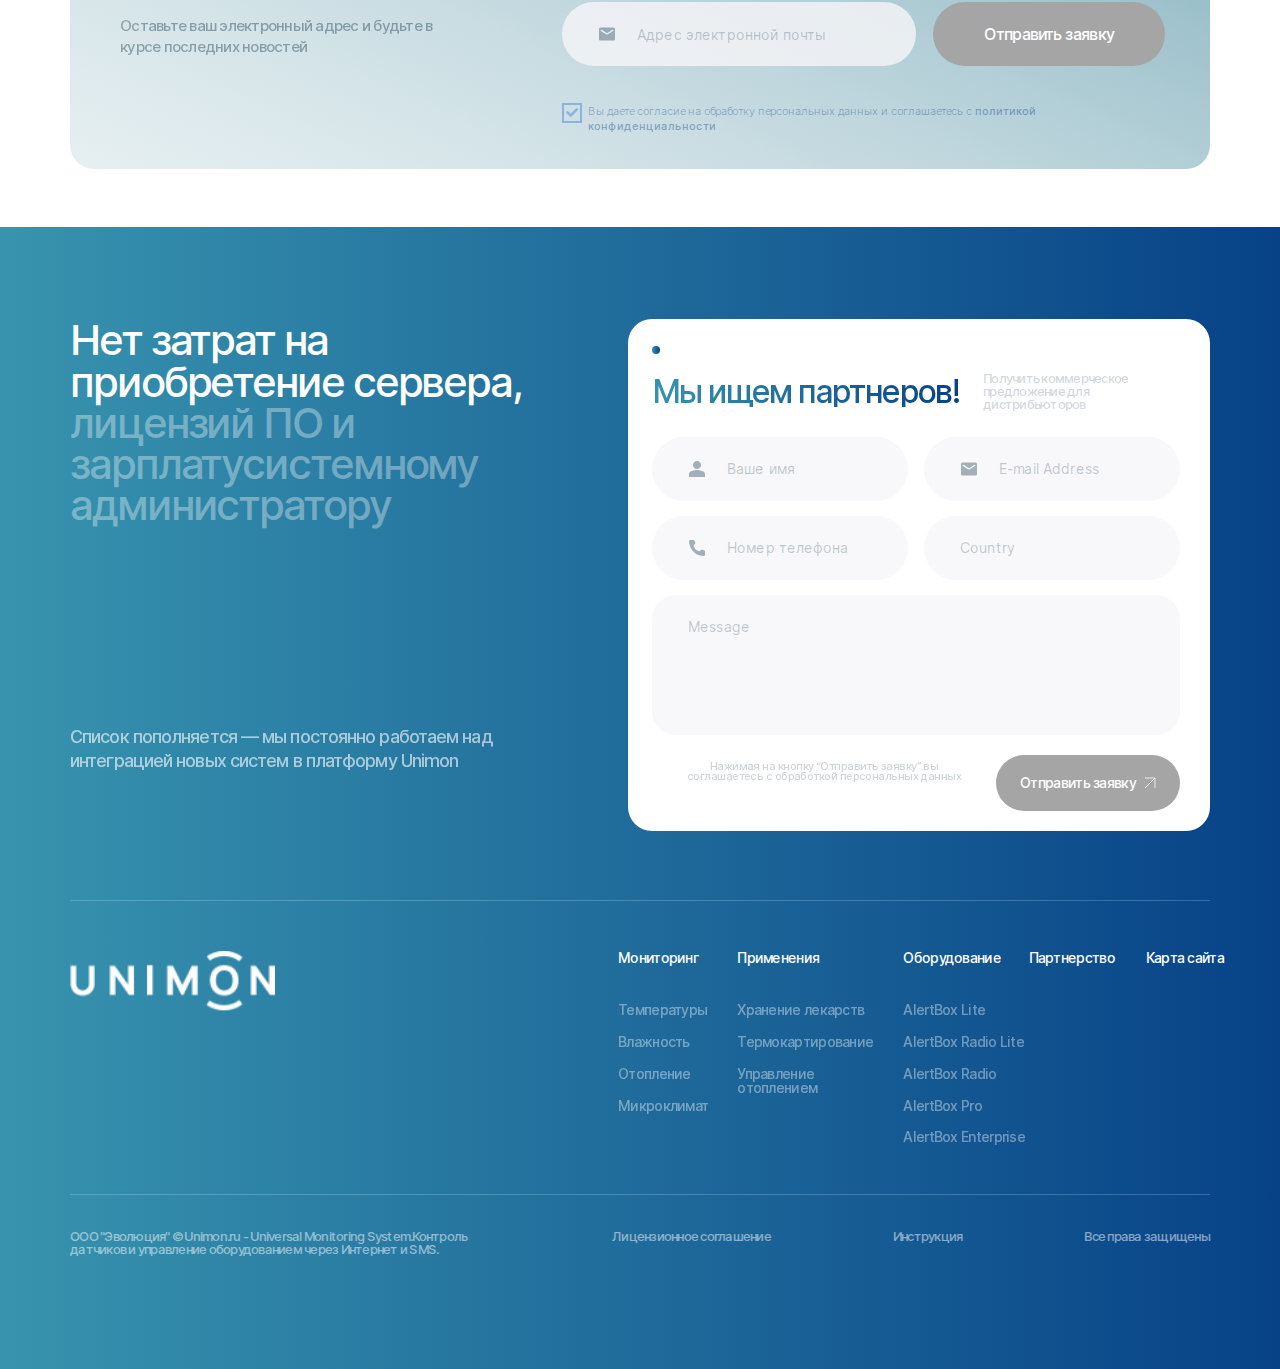
<file: blog.html>
<!DOCTYPE html>
<!--[if lt IE 7]><html lang="ru" class="lt-ie9 lt-ie8 lt-ie7"><![endif]-->
<!--[if IE 7]><html lang="ru" class="lt-ie9 lt-ie8"><![endif]-->
<!--[if IE 8]><html lang="ru" class="lt-ie9"><![endif]-->
<!--[if gt IE 8]><!-->
<html lang="ru">
<!--<![endif]-->
<head>
	<meta charset="utf-8" />
	<title>Заголовок</title>
	<meta http-equiv="X-UA-Compatible" content="IE=edge" />
	<meta name="viewport" content="width=device-width, initial-scale=1, maximum-scale=1">
	<meta name="format-detection" content="telephone=no" />
	<link rel="shortcut icon" href="favicon.png" />
	<link rel="stylesheet" href="libs/bootstrap/bootstrap-grid.css" />
	<link rel="stylesheet" href="libs/fontawesome-free-5.12.0-web/css/all.min.css" />
	<link rel="stylesheet" href="libs/fancybox-master/dist/jquery.fancybox.min.css" />
	<link rel="stylesheet" href="libs/animate/animate.min.css" />
	<link rel="stylesheet" href="libs/slick-1.5.9/slick/slick.css" />
	<link rel="stylesheet" href="libs/slick-1.5.9/slick/slick-theme.css" />
	<link rel="stylesheet" href="css/fonts.css" />
	<link rel="stylesheet" href="css/main.css?ver=1.11" />
	<link rel="stylesheet" href="css/media.css?ver=1.11" />
</head>
<body>

	<div class="wrapper">

		<div class="fixed-buttons">
			<div class="fixed-buttons__content">
				<ul>
					<li><a href="#" target="_blank" class="btn-fixed"><img src="img/ic_cont1.svg" alt="alt"></a></li>
					<li><a href="#" target="_blank" class="btn-fixed"><img src="img/ic_cont2.svg" alt="alt"></a></li>
					<li><a href="#" target="_blank" class="btn-fixed"><img src="img/ic_cont3.svg" alt="alt"></a></li>
					<li><a href="#" target="_blank" class="btn-social-fixed"><img src="img/telegram.svg" alt="alt"></a></li>
				</ul>
			</div>
			<div class="fixed-buttons__head"></div>
		</div>

		<header class="header">
			<div class="header__top">
				<div class="container">
					<div class="header__wrapper">
						<ul class="list-socials">
							<li><a href="#" target="_blank"><img src="img/soc1.svg" alt="alt"></a></li>
							<li><a href="#" target="_blank"><img src="img/soc2.svg" alt="alt"></a></li>
						</ul>
						<a href="tel:+84992880785" class="header__contact">8 (499) 288-07-85</a>
						<a href="mailto:zakaz+142220@unimon.ru" class="header__contact">zakaz+142220@unimon.ru</a>
					</div>
				</div>
			</div>
			<div class="header__bottom">
				<div class="container">
					<div class="header__wrapper">
						<a href="#" class="logo">
							<img src="img/logo.svg" alt="alt">
						</a>
						<ul class="menu">
							<li class="menu__haschld">
								<a href="#">Показатели</a>
								<div class="menu__dropdown">
									<div class="container">
										<ul>
											<li><a href="#">Показатели температуры</a></li>
										</ul>
									</div>
								</div>
							</li>
							<li class="menu__haschld">
								<a href="#">Решения</a>
								<div class="menu__dropdown">
									<div class="container">
										<ul>
											<li><a href="#">Температуры</a></li>
											<li><a href="#">Влажность</a></li>
											<li><a href="#">Отопление</a></li>
											<li><a href="#">Микроклимат</a></li>
										</ul>
									</div>
								</div>
							</li>
							<li class="menu__haschld">
								<a href="#">Каталог</a>
								<div class="menu__dropdown">
									<div class="container">
										<div class="row">
											<div class="col-lg-3 col-md-6">
												<a href="#" class="menu__title">Радиомодули</a>
												<ul>
													<li><a href="#">AlertNode</a></li>
													<li><a href="#">AlertNode RTD Max</a></li>
													<li><a href="#">AlertNode RTD Max</a></li>
												</ul>
											</div>
											<div class="col-lg-3 col-md-6">
												<a href="#" class="menu__title">Контроллеры</a>
												<ul>
													<li><a href="#">AlertNode</a></li>
													<li><a href="#">AlertNode RTD Max</a></li>
													<li><a href="#">AlertNode RTD Max</a></li>
												</ul>
											</div>
											<div class="col-lg-3 col-md-6">
												<a href="#" class="menu__title">Датчики микроклимата</a>
												<ul>
													<li><a href="#">AlertNode</a></li>
													<li><a href="#">AlertNode RTD Max</a></li>
													<li><a href="#">AlertNode RTD Max</a></li>
												</ul>
											</div>
											<div class="col-lg-3 col-md-6">
												<a href="#" class="menu__title">Дополнительное оборудование</a>
												<ul>
													<li><a href="#">AlertNode</a></li>
													<li><a href="#">AlertNode RTD Max</a></li>
													<li><a href="#">AlertNode RTD Max</a></li>
												</ul>
											</div>
										</div>
									</div>
								</div>
							</li>
							<li><a href="#">Клиенты</a></li>
							<li class="menu__haschld">
								<a href="#">Услуги</a>
								<div class="menu__dropdown">
									<div class="container">
										<ul>
											<li><a href="#">Хранение лекарств</a></li>
											<li><a href="#">Термокартирование</a></li>
											<li><a href="#">Управление отоплением</a></li>
										</ul>
									</div>
								</div>
							</li>
							<li><a href="#">Софт</a></li>
							<li><a href="#">Блог</a></li>
							<li><a href="#">О нас</a></li>
						</ul>
						<div class="header__buttons">
							<a href="#" class="btn-main btn-main_default">Справочник <img src="img/ic_help2.svg" alt="alt"></a>
							<a href="#" class="btn-main">Вход в систему <img src="img/ic_user.svg" alt="alt"></a>
						</div>
						<a href="tel:+84992880785" class="header__button"><img src="img/tel.svg" alt="alt"></a>
						<a href="mailto:unimon@mail.ru" class="header__button"><img src="img/msg.svg" alt="alt"></a>
						<span class='sandwich'>
							<span class='sw-topper'></span>
							<span class='sw-bottom'></span>
							<span class='sw-footer'></span>
						</span>
					</div>
				</div>
			</div>
			<div class="menu-mobile">
				<div class="menu-mobile__close"></div>
				<a href="#" class="btn-login"><img src="img/login.svg" alt="alt">Вход в систему</a>
				<ul class="nav">
					<li class="nav__haschld">
						<a href="#">Показатели</a>
						<div class="nav__dropdown">
							<ul>
								<li><a href="#">Показатели температуры</a></li>
							</ul>
						</div>
					</li>
					<li class="nav__haschld">
						<a href="#">Решения</a>
						<div class="nav__dropdown">
							<ul>
								<li><a href="#">Температуры</a></li>
								<li><a href="#">Влажность</a></li>
								<li><a href="#">Отопление</a></li>
								<li><a href="#">Микроклимат</a></li>
							</ul>
						</div>
					</li>
					<li class="nav__haschld">
						<a href="#">Каталог</a>
						<div class="nav__dropdown">
							<a href="#" class="nav__title">Радиомодули</a>
							<ul>
								<li><a href="#">AlertNode</a></li>
								<li><a href="#">AlertNode RTD Max</a></li>
								<li><a href="#">AlertNode RTD Max</a></li>
							</ul>
							<a href="#" class="nav__title">Контроллеры</a>
							<ul>
								<li><a href="#">AlertNode</a></li>
								<li><a href="#">AlertNode RTD Max</a></li>
								<li><a href="#">AlertNode RTD Max</a></li>
							</ul>
							<a href="#" class="nav__title">Датчики микроклимата</a>
							<ul>
								<li><a href="#">AlertNode</a></li>
								<li><a href="#">AlertNode RTD Max</a></li>
								<li><a href="#">AlertNode RTD Max</a></li>
							</ul>
							<a href="#" class="nav__title">Дополнительное оборудование</a>
							<ul>
								<li><a href="#">AlertNode</a></li>
								<li><a href="#">AlertNode RTD Max</a></li>
								<li><a href="#">AlertNode RTD Max</a></li>
							</ul>
						</div>
					</li>
					<li><a href="#">Клиенты</a></li>
					<li class="nav__haschld">
						<a href="#">Услуги</a>
						<div class="nav__dropdown">
							<ul>
								<li><a href="#">Хранение лекарств</a></li>
								<li><a href="#">Термокартирование</a></li>
								<li><a href="#">Управление отоплением</a></li>
							</ul>
						</div>
					</li>
					<li><a href="#">Софт</a></li>
					<li><a href="#">Блог</a></li>
					<li><a href="#">О нас</a></li>
				</ul>
				<div class="menu-mobile__contacts">
					<p><a href="tel:+79682864967" class="menu-mobile__phone">+ 7 968 286 49 67</a></p>
					<p><a href="mailto:unimon@mail.ru" class="menu-mobile__mail">unimon@mail.ru</a></p>
					<ul class="socials-main">
						<li><a href="#" target="_blank"><img src="img/ic_tg.svg" alt="alt"></a></li>
						<li><a href="#" target="_blank"><img src="img/ic_yt.svg" alt="alt"></a></li>
					</ul>
				</div>
			</div>
			<div class="menu-overlay"></div>
		</header>

		<section class="page-blog">
			<div class="container">
				<h1 class="title-section"><span>Блог</span></h1>
				<div class="filter-page">
					<ul class="nav-page">
						<li class="active"><a href="#">Все</a></li>
						<li><a href="#">Рубрика 1 </a></li>
						<li><a href="#">Рубрика 2</a></li>
						<li><a href="#">Рубрика 3</a></li>
						<li><a href="#">Рубрика 4</a></li>
					</ul>
					<div class="filter-page__right">
						<div class="item-select">
							<select>
								<option value="1">Все</option>
								<option value="1">Рубрика 1</option>
								<option value="1">Рубрика 2</option>
								<option value="1">Рубрика 3</option>
								<option value="1">Рубрика 4</option>
							</select>
						</div>
						<div class="search-block">
							<form>
								<input type="search" required>
							</form>
						</div>
					</div>
				</div>
				<div class="row row_main">
					<div class="col-lg-4 col-md-6">
						<div class="item-blog">
							<a href="#" class="item-blog__image">
								<img src="img/blog.jpg" alt="alt">
							</a>
							<a href="#" class="item-blog__title"><span>Безопасность систем мониторинга </span></a>
							<div class="item-blog__text">Milesight HL31 Wi-Fi HaLow Gateway is designed to bring new excitement to the IoT landscape and empower...</div>
							<div class="item-blog__bottom">
								<a href="#" class="tag-main">#безопасность</a>
								<a href="#" class="tag-main">#надежность</a>
								<div class="data-main">01.04.2024</div>
							</div>
						</div>
					</div>
					<div class="col-lg-4 col-md-6">
						<div class="item-blog">
							<a href="#" class="item-blog__image">
								<img src="img/blog.jpg" alt="alt">
							</a>
							<a href="#" class="item-blog__title"><span>Безопасность систем мониторинга </span></a>
							<div class="item-blog__text">Milesight HL31 Wi-Fi HaLow Gateway is designed to bring new excitement to the IoT landscape and empower...</div>
							<div class="item-blog__bottom">
								<a href="#" class="tag-main">#безопасность</a>
								<a href="#" class="tag-main">#надежность</a>
								<div class="data-main">01.04.2024</div>
							</div>
						</div>
					</div>
					<div class="col-lg-4 col-md-6">
						<div class="item-blog">
							<a href="#" class="item-blog__image">
								<img src="img/blog.jpg" alt="alt">
							</a>
							<a href="#" class="item-blog__title"><span>Безопасность систем мониторинга </span></a>
							<div class="item-blog__text">Milesight HL31 Wi-Fi HaLow Gateway is designed to bring new excitement to the IoT landscape and empower...</div>
							<div class="item-blog__bottom">
								<a href="#" class="tag-main">#безопасность</a>
								<a href="#" class="tag-main">#надежность</a>
								<div class="data-main">01.04.2024</div>
							</div>
						</div>
					</div>
					<div class="col-lg-4 col-md-6">
						<div class="item-blog">
							<a href="#" class="item-blog__image">
								<img src="img/blog.jpg" alt="alt">
							</a>
							<a href="#" class="item-blog__title"><span>Безопасность систем мониторинга </span></a>
							<div class="item-blog__text">Milesight HL31 Wi-Fi HaLow Gateway is designed to bring new excitement to the IoT landscape and empower...</div>
							<div class="item-blog__bottom">
								<a href="#" class="tag-main">#безопасность</a>
								<a href="#" class="tag-main">#надежность</a>
								<div class="data-main">01.04.2024</div>
							</div>
						</div>
					</div>
					<div class="col-lg-4 col-md-6">
						<div class="item-blog">
							<a href="#" class="item-blog__image">
								<img src="img/blog.jpg" alt="alt">
							</a>
							<a href="#" class="item-blog__title"><span>Безопасность систем мониторинга </span></a>
							<div class="item-blog__text">Milesight HL31 Wi-Fi HaLow Gateway is designed to bring new excitement to the IoT landscape and empower...</div>
							<div class="item-blog__bottom">
								<a href="#" class="tag-main">#безопасность</a>
								<a href="#" class="tag-main">#надежность</a>
								<div class="data-main">01.04.2024</div>
							</div>
						</div>
					</div>
					<div class="col-lg-4 col-md-6">
						<div class="item-blog">
							<a href="#" class="item-blog__image">
								<img src="img/blog.jpg" alt="alt">
							</a>
							<a href="#" class="item-blog__title"><span>Безопасность систем мониторинга </span></a>
							<div class="item-blog__text">Milesight HL31 Wi-Fi HaLow Gateway is designed to bring new excitement to the IoT landscape and empower...</div>
							<div class="item-blog__bottom">
								<a href="#" class="tag-main">#безопасность</a>
								<a href="#" class="tag-main">#надежность</a>
								<div class="data-main">01.04.2024</div>
							</div>
						</div>
					</div>
					<div class="col-lg-4 col-md-6">
						<div class="item-blog">
							<a href="#" class="item-blog__image">
								<img src="img/blog.jpg" alt="alt">
							</a>
							<a href="#" class="item-blog__title"><span>Безопасность систем мониторинга </span></a>
							<div class="item-blog__text">Milesight HL31 Wi-Fi HaLow Gateway is designed to bring new excitement to the IoT landscape and empower...</div>
							<div class="item-blog__bottom">
								<a href="#" class="tag-main">#безопасность</a>
								<a href="#" class="tag-main">#надежность</a>
								<div class="data-main">01.04.2024</div>
							</div>
						</div>
					</div>
					<div class="col-lg-4 col-md-6">
						<div class="item-blog">
							<a href="#" class="item-blog__image">
								<img src="img/blog.jpg" alt="alt">
							</a>
							<a href="#" class="item-blog__title"><span>Безопасность систем мониторинга </span></a>
							<div class="item-blog__text">Milesight HL31 Wi-Fi HaLow Gateway is designed to bring new excitement to the IoT landscape and empower...</div>
							<div class="item-blog__bottom">
								<a href="#" class="tag-main">#безопасность</a>
								<a href="#" class="tag-main">#надежность</a>
								<div class="data-main">01.04.2024</div>
							</div>
						</div>
					</div>
					<div class="col-lg-4 col-md-6">
						<div class="item-blog">
							<a href="#" class="item-blog__image">
								<img src="img/blog.jpg" alt="alt">
							</a>
							<a href="#" class="item-blog__title"><span>Безопасность систем мониторинга </span></a>
							<div class="item-blog__text">Milesight HL31 Wi-Fi HaLow Gateway is designed to bring new excitement to the IoT landscape and empower...</div>
							<div class="item-blog__bottom">
								<a href="#" class="tag-main">#безопасность</a>
								<a href="#" class="tag-main">#надежность</a>
								<div class="data-main">01.04.2024</div>
							</div>
						</div>
					</div>
				</div>
				<div class="bottom-button">
					<a href="#" class="btn-main btn-main_page">Показать еще</a>
				</div>
				<div class="form-page">
					<div class="form-page__title"><span>Хотите получать новости?</span></div>
					<div class="row">
						<div class="col-lg-5">
							<div class="form-page__descr">Оставьте ваш  электронный адрес и будьте в курсе последних новостей</div>
						</div>
						<div class="col-lg-7">
							<form class="form">
								<div class="line-form">
									<div class="item-form">
										<div class="icon-input">
											<img src="img/input_mail.svg" alt="alt">
										</div>
										<input type="email" placeholder="Адрес электронной почты" required="required">
									</div>
									<button class="btn-main disabled">Отправить заявку</button>
								</div>
								<div class="checkbox">
									<label>
										<input type="checkbox" required="required" checked="checked" />
										<span>Вы даете согласие на обработку персональных данных и соглашаетесь с <a href="#">политикой конфиденциальности</a> </span>
									</label>
								</div>
							</form>
						</div>
					</div>
				</div>
			</div>
		</section>

		<div class="bottom-sections">

			<section class="partnership">
				<div class="container">
					<div class="row">
						<div class="col-lg-5">
							<div class="partnership__title">Нет затрат на приобретение сервера, <span>лицензий ПО и зарплатусистемному администратору</span></div>
							<div class="partnership__descr">Список пополняется — мы постоянно работаем над интеграцией новых систем в платформу Unimon</div>
						</div>
						<div class="col-lg-6 offset-lg-1">
							<div class="form-partnership">
								<div class="form-partnership__head">
									<div class="form-partnership__title">Мы ищем партнеров!</div>
									<div class="form-partnership__descr">Получить коммерческое предложение для дистрибьюторов</div>
								</div>
								<form class="form">
									<div class="row">
										<div class="col-6">
											<div class="item-form">
												<div class="icon-input">
													<img src="img/input_name.svg" alt="alt">
												</div>
												<input type="text" placeholder="Ваше имя" required="required">
											</div>
										</div>
										<div class="col-6">
											<div class="item-form">
												<div class="icon-input">
													<img src="img/input_mail.svg" alt="alt">
												</div>
												<input type="email" placeholder="E-mail Address" required="required">
											</div>
										</div>
										<div class="col-6">
											<div class="item-form">
												<div class="icon-input">
													<img src="img/input_phone.svg" alt="alt">
												</div>
												<input type="tel" placeholder="Номер телефона" class="input-phone" inputmode="numeric" required="required">
											</div>
										</div>
										<div class="col-6">
											<div class="item-form">
												<input type="text" placeholder="Country" required="required">
											</div>
										</div>
										<div class="col-12">
											<div class="item-form">
												<textarea placeholder="Message" required="required"></textarea>
											</div>
										</div>
									</div>
									<div class="form-partnership__bottom">
										<div class="agree-form">Нажимая на кнопку “Отправить заявку” вы соглашаетесь с обработкой персональных данных</div>
										<button class="btn-main disabled">Отправить заявку <img src="img/arrow_btn.svg" alt="alt"></button>
									</div>
								</form>
							</div>
						</div>
					</div>
				</div>
			</section>

			<footer class="footer">
				<div class="container">
					<div class="footer__content">
						<div class="row">
							<div class="col-xl-6 col-lg-4">
								<a href="#" class="footer__logo hidden-mob">
									<img src="img/logo_footer.svg" alt="alt">
								</a>
							</div>
							<div class="col-xl-6 col-lg-8">
								<div class="footer__right">
									<div class="row">
										<div class="col-lg col-4">
											<div class="footer__title">Мониторинг</div>
											<ul class="footer__nav">
												<li><a href="#">Температуры</a></li>
												<li><a href="#">Влажность</a></li>
												<li><a href="#">Отопление</a></li>
												<li><a href="#">Микроклимат</a></li>
											</ul>
										</div>
										<div class="col-lg col-6">
											<div class="footer__title">Применения</div>
											<ul class="footer__nav">
												<li><a href="#">Хранение лекарств</a></li>
												<li><a href="#">Термокартирование</a></li>
												<li><a href="#">Управление отоплением</a></li>
											</ul>
										</div>
										<div class="col-lg col-4">
											<div class="footer__title">Оборудование</div>
											<ul class="footer__nav">
												<li><a href="#">AlertBox Lite</a></li>
												<li><a href="#">AlertBox Radio Lite</a></li>
												<li><a href="#">AlertBox Radio</a></li>
												<li><a href="#">AlertBox Pro</a></li>
												<li><a href="#">AlertBox Enterprise</a></li>
											</ul>
										</div>
										<div class="col-lg-3 col-4">
											<div class="footer__line">
												<a href="#" class="footer__title">Партнерство</a>
												<a href="#" class="footer__title">Карта сайта</a>
											</div>
										</div>
									</div>
								</div>
							</div>
						</div>
					</div>
					<div class="footer__bottom">
						<a href="#" class="footer__logo show-mob">
							<img src="img/logo_footer.svg" alt="alt">
						</a>
						<div class="copyright">ООО "Эволюция" © Unimon.ru - Universal Monitoring System.Контроль датчиков и управление оборудованием через Интернет и SMS.</div>
						<a href="#">Лицензионное соглашение</a>
						<a href="#">Инструкция</a>
						<a href="#">Все права защищены</a>
					</div>
				</div>
			</footer>

		</div>
		
	</div>

	<div id="callback" class="modal-block">
		<div class="modal-wrap">
			<div class="title-modal">Оставьте заявку и мы скоро с вами свяжемся</div>
			<form class="form">
				<div class="item-form">
					<div class="icon-input">
						<img src="img/input_name.svg" alt="alt">
					</div>
					<input type="text" placeholder="Ваше имя" required="required">
				</div>
				<div class="item-form">
					<div class="icon-input">
						<img src="img/input_phone.svg" alt="alt">
					</div>
					<input type="tel" placeholder="Номер телефона" class="input-phone" inputmode="numeric" required="required">
				</div>
				<div class="item-form">
					<div class="icon-input">
						<img src="img/input_mail.svg" alt="alt">
					</div>
					<input type="email" placeholder="E-mail Address" required="required">
				</div>
				<div class="agree-form">Нажимая на кнопку “Отправить заявку” вы соглашаетесь с обработкой персональных данных</div>
				<button class="btn-main disabled">Отправить заявку <img src="img/arrow_btn.svg" alt="alt"></button>
			</form>
		</div>
	</div>

	<!--[if lt IE 9]>
	<script src="libs/html5shiv/es5-shim.min.js"></script>
	<script src="libs/html5shiv/html5shiv.min.js"></script>
	<script src="libs/html5shiv/html5shiv-printshiv.min.js"></script>
	<script src="libs/respond/respond.min.js"></script>
	<![endif]-->
	<script src="libs/jquery/jquery-3.6.0.min.js"></script>
	<script src="libs/jquery-mousewheel/jquery.mousewheel.min.js"></script>
	<script src="libs/fancybox-master/dist/jquery.fancybox.min.js"></script>
	<script src="libs/animate/wow.min.js"></script>
	<script src="libs/animate/animate-css.js"></script>
	<script src="libs/slick-1.5.9/slick/slick.min.js"></script>
	<script src="libs/scroll2id/PageScroll2id.min.js"></script>
	<script src="libs/mask/jquery.maskedinput.js"></script>
	<script src="libs/jQueryFormStyler-master/jquery.formstyler.min.js"></script>
	<script src="js/common.js?ver=1.11"></script>
	<!-- Yandex.Metrika counter --><!-- /Yandex.Metrika counter -->
	<!-- Google Analytics counter --><!-- /Google Analytics counter -->
</body>
</html>
</file>
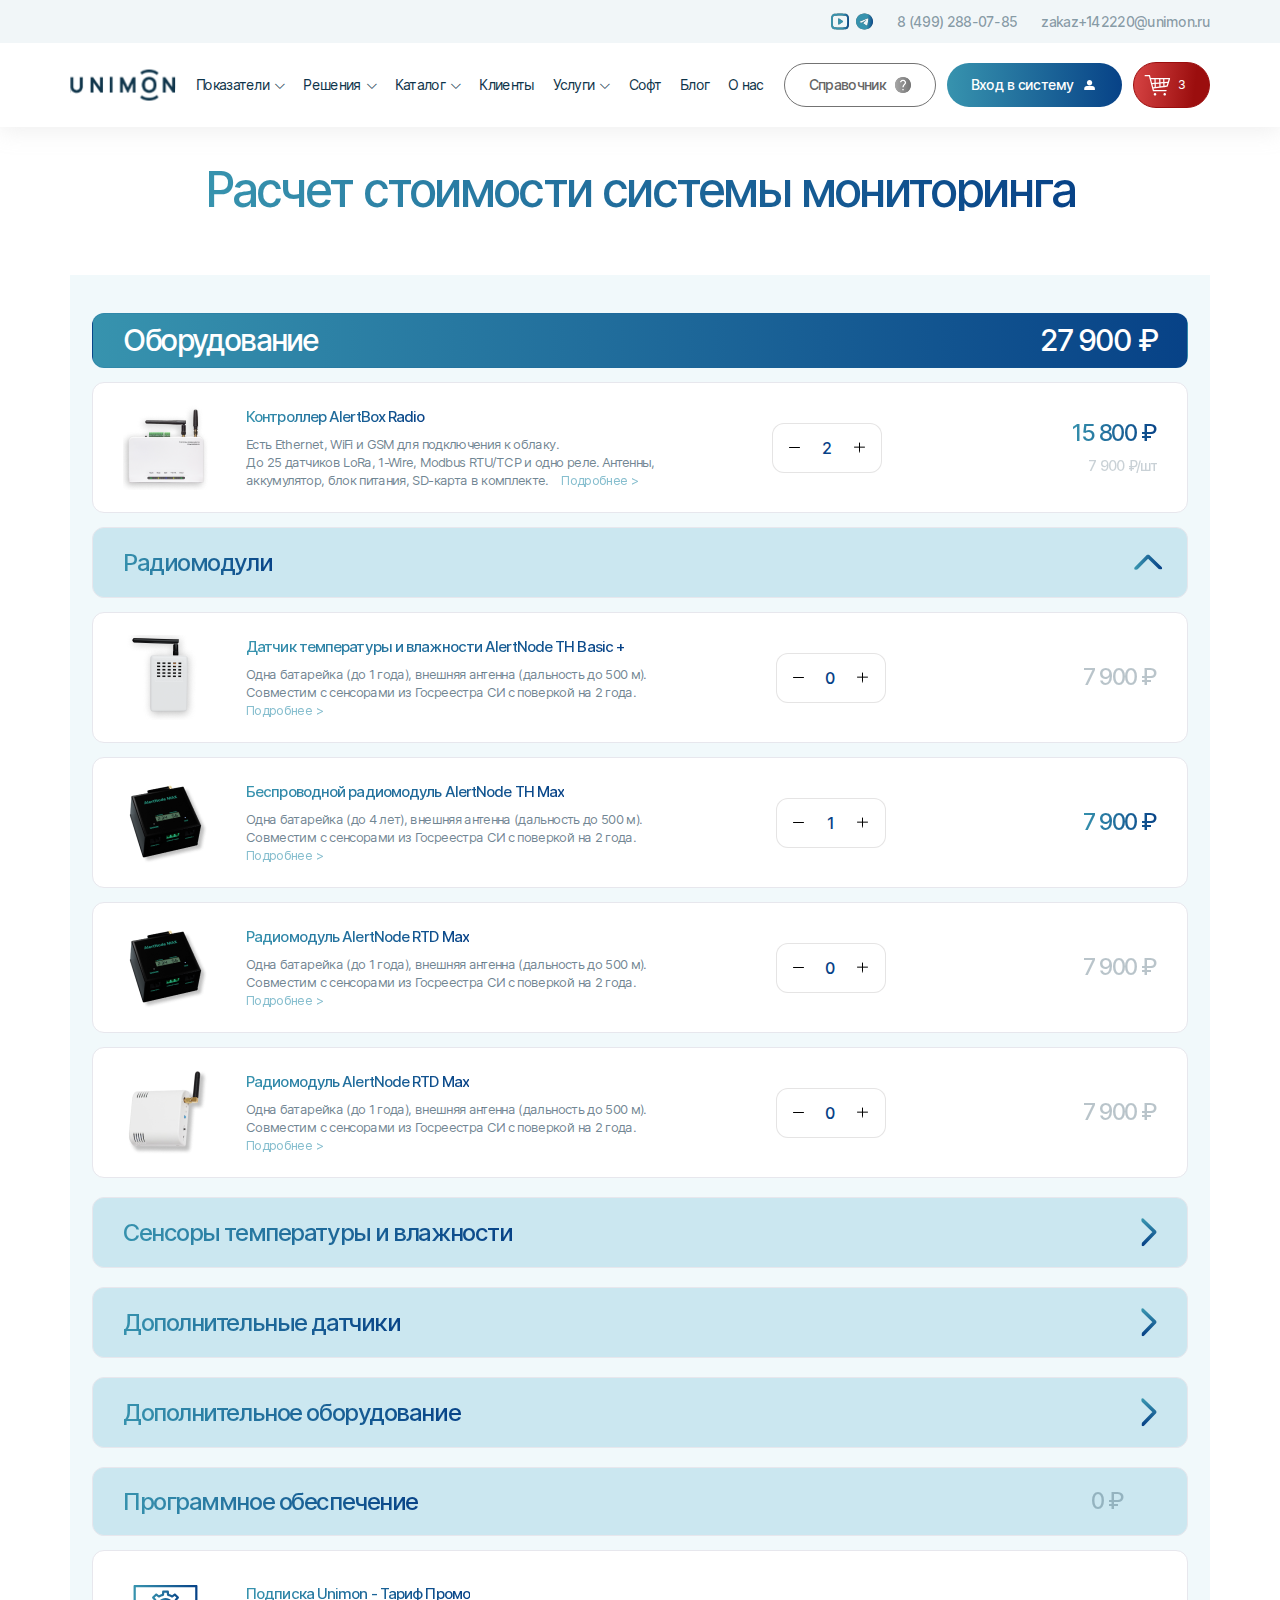
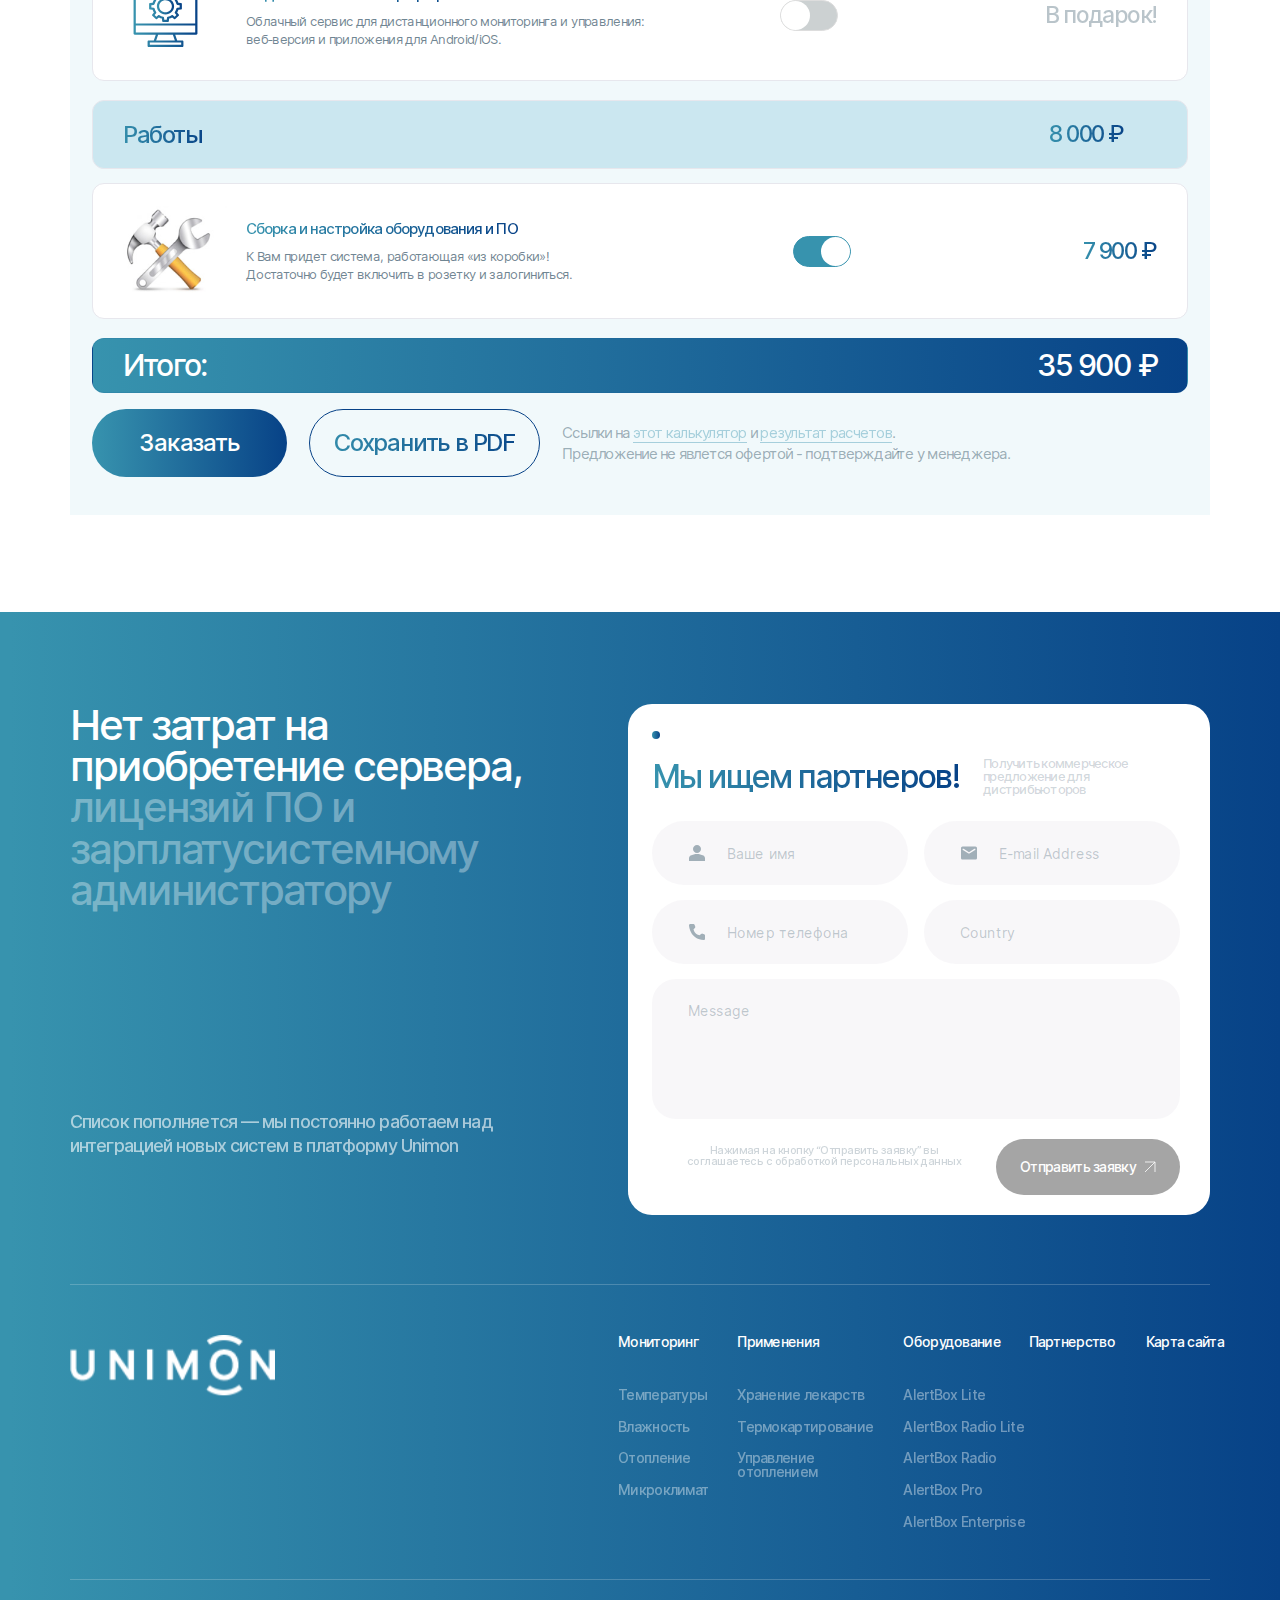
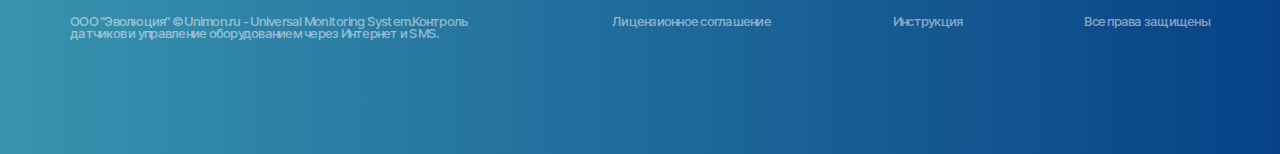
<file: calculation.html>
<!DOCTYPE html>
<!--[if lt IE 7]><html lang="ru" class="lt-ie9 lt-ie8 lt-ie7"><![endif]-->
<!--[if IE 7]><html lang="ru" class="lt-ie9 lt-ie8"><![endif]-->
<!--[if IE 8]><html lang="ru" class="lt-ie9"><![endif]-->
<!--[if gt IE 8]><!-->
<html lang="ru">
<!--<![endif]-->
<head>
	<meta charset="utf-8" />
	<title>Заголовок</title>
	<meta http-equiv="X-UA-Compatible" content="IE=edge" />
	<meta name="viewport" content="width=device-width, initial-scale=1, maximum-scale=1">
	<meta name="format-detection" content="telephone=no" />
	<link rel="shortcut icon" href="favicon.png" />
	<link rel="stylesheet" href="libs/bootstrap/bootstrap-grid.css" />
	<link rel="stylesheet" href="libs/fontawesome-free-5.12.0-web/css/all.min.css" />
	<link rel="stylesheet" href="libs/fancybox-master/dist/jquery.fancybox.min.css" />
	<link rel="stylesheet" href="libs/animate/animate.min.css" />
	<link rel="stylesheet" href="libs/slick-1.5.9/slick/slick.css" />
	<link rel="stylesheet" href="libs/slick-1.5.9/slick/slick-theme.css" />
	<link rel="stylesheet" href="css/fonts.css" />
	<link rel="stylesheet" href="css/main.css?ver=1.17" />
	<link rel="stylesheet" href="css/media.css?ver=1.17" />
</head>
<body>

	<div class="wrapper">

		<div class="fixed-buttons">
			<div class="fixed-buttons__content">
				<ul>
					<li><a href="#" target="_blank" class="btn-fixed"><img src="img/ic_cont1.svg" alt="alt"></a></li>
					<li><a href="#" target="_blank" class="btn-fixed"><img src="img/ic_cont2.svg" alt="alt"></a></li>
					<li><a href="#" target="_blank" class="btn-fixed"><img src="img/ic_cont3.svg" alt="alt"></a></li>
					<li><a href="#" target="_blank" class="btn-social-fixed"><img src="img/telegram.svg" alt="alt"></a></li>
				</ul>
			</div>
			<div class="fixed-buttons__head"></div>
		</div>

		<header class="header">
			<div class="header__top">
				<div class="container">
					<div class="header__wrapper">
						<ul class="list-socials">
							<li><a href="#" target="_blank"><img src="img/soc1.svg" alt="alt"></a></li>
							<li><a href="#" target="_blank"><img src="img/soc2.svg" alt="alt"></a></li>
						</ul>
						<a href="tel:+84992880785" class="header__contact">8 (499) 288-07-85</a>
						<a href="mailto:zakaz+142220@unimon.ru" class="header__contact">zakaz+142220@unimon.ru</a>
					</div>
				</div>
			</div>
			<div class="header__bottom">
				<div class="container">
					<div class="header__wrapper">
						<a href="#" class="logo">
							<img src="img/logo.svg" alt="alt">
						</a>
						<ul class="menu">
							<li class="menu__haschld">
								<a href="#">Показатели</a>
								<div class="menu__dropdown">
									<div class="container">
										<ul>
											<li><a href="#">Показатели температуры</a></li>
										</ul>
									</div>
								</div>
							</li>
							<li class="menu__haschld">
								<a href="#">Решения</a>
								<div class="menu__dropdown">
									<div class="container">
										<ul>
											<li><a href="#">Температуры</a></li>
											<li><a href="#">Влажность</a></li>
											<li><a href="#">Отопление</a></li>
											<li><a href="#">Микроклимат</a></li>
										</ul>
									</div>
								</div>
							</li>
							<li class="menu__haschld">
								<a href="#">Каталог</a>
								<div class="menu__dropdown">
									<div class="container">
										<div class="row">
											<div class="col-lg-3 col-md-6">
												<a href="#" class="menu__title">Радиомодули</a>
												<ul>
													<li><a href="#">AlertNode</a></li>
													<li><a href="#">AlertNode RTD Max</a></li>
													<li><a href="#">AlertNode RTD Max</a></li>
												</ul>
											</div>
											<div class="col-lg-3 col-md-6">
												<a href="#" class="menu__title">Контроллеры</a>
												<ul>
													<li><a href="#">AlertNode</a></li>
													<li><a href="#">AlertNode RTD Max</a></li>
													<li><a href="#">AlertNode RTD Max</a></li>
												</ul>
											</div>
											<div class="col-lg-3 col-md-6">
												<a href="#" class="menu__title">Датчики микроклимата</a>
												<ul>
													<li><a href="#">AlertNode</a></li>
													<li><a href="#">AlertNode RTD Max</a></li>
													<li><a href="#">AlertNode RTD Max</a></li>
												</ul>
											</div>
											<div class="col-lg-3 col-md-6">
												<a href="#" class="menu__title">Дополнительное оборудование</a>
												<ul>
													<li><a href="#">AlertNode</a></li>
													<li><a href="#">AlertNode RTD Max</a></li>
													<li><a href="#">AlertNode RTD Max</a></li>
												</ul>
											</div>
										</div>
									</div>
								</div>
							</li>
							<li><a href="#">Клиенты</a></li>
							<li class="menu__haschld">
								<a href="#">Услуги</a>
								<div class="menu__dropdown">
									<div class="container">
										<ul>
											<li><a href="#">Хранение лекарств</a></li>
											<li><a href="#">Термокартирование</a></li>
											<li><a href="#">Управление отоплением</a></li>
										</ul>
									</div>
								</div>
							</li>
							<li><a href="#">Софт</a></li>
							<li><a href="#">Блог</a></li>
							<li><a href="#">О нас</a></li>
						</ul>
						<div class="header__buttons">
							<a href="#" class="btn-main btn-main_default">Справочник <img src="img/ic_help2.svg" alt="alt"></a>
							<a href="#" class="btn-main">Вход в систему <img src="img/ic_user.svg" alt="alt"></a>
						</div>
						<a href="tel:+84992880785" class="header__button"><img src="img/tel.svg" alt="alt"></a>
						<a href="mailto:unimon@mail.ru" class="header__button"><img src="img/msg.svg" alt="alt"></a>
						<a href="calculation.html" class="btn-basket btn-basket_visible">
							<span class="btn-basket__wrap">
								<img src="img/basket.svg" alt="alt">
								<div class="btn-basket__value">3</div>
							</span>
						</a>
						<span class='sandwich'>
							<span class='sw-topper'></span>
							<span class='sw-bottom'></span>
							<span class='sw-footer'></span>
						</span>
					</div>
				</div>
			</div>
			<div class="menu-mobile">
				<div class="menu-mobile__close"></div>
				<a href="#" class="btn-login"><img src="img/login.svg" alt="alt">Вход в систему</a>
				<ul class="nav">
					<li class="nav__haschld">
						<a href="#">Показатели</a>
						<div class="nav__dropdown">
							<ul>
								<li><a href="#">Показатели температуры</a></li>
							</ul>
						</div>
					</li>
					<li class="nav__haschld">
						<a href="#">Решения</a>
						<div class="nav__dropdown">
							<ul>
								<li><a href="#">Температуры</a></li>
								<li><a href="#">Влажность</a></li>
								<li><a href="#">Отопление</a></li>
								<li><a href="#">Микроклимат</a></li>
							</ul>
						</div>
					</li>
					<li class="nav__haschld">
						<a href="#">Каталог</a>
						<div class="nav__dropdown">
							<a href="#" class="nav__title">Радиомодули</a>
							<ul>
								<li><a href="#">AlertNode</a></li>
								<li><a href="#">AlertNode RTD Max</a></li>
								<li><a href="#">AlertNode RTD Max</a></li>
							</ul>
							<a href="#" class="nav__title">Контроллеры</a>
							<ul>
								<li><a href="#">AlertNode</a></li>
								<li><a href="#">AlertNode RTD Max</a></li>
								<li><a href="#">AlertNode RTD Max</a></li>
							</ul>
							<a href="#" class="nav__title">Датчики микроклимата</a>
							<ul>
								<li><a href="#">AlertNode</a></li>
								<li><a href="#">AlertNode RTD Max</a></li>
								<li><a href="#">AlertNode RTD Max</a></li>
							</ul>
							<a href="#" class="nav__title">Дополнительное оборудование</a>
							<ul>
								<li><a href="#">AlertNode</a></li>
								<li><a href="#">AlertNode RTD Max</a></li>
								<li><a href="#">AlertNode RTD Max</a></li>
							</ul>
						</div>
					</li>
					<li><a href="#">Клиенты</a></li>
					<li class="nav__haschld">
						<a href="#">Услуги</a>
						<div class="nav__dropdown">
							<ul>
								<li><a href="#">Хранение лекарств</a></li>
								<li><a href="#">Термокартирование</a></li>
								<li><a href="#">Управление отоплением</a></li>
							</ul>
						</div>
					</li>
					<li><a href="#">Софт</a></li>
					<li><a href="#">Блог</a></li>
					<li><a href="#">О нас</a></li>
				</ul>
				<div class="menu-mobile__contacts">
					<p><a href="tel:+79682864967" class="menu-mobile__phone">+ 7 968 286 49 67</a></p>
					<p><a href="mailto:unimon@mail.ru" class="menu-mobile__mail">unimon@mail.ru</a></p>
					<ul class="socials-main">
						<li><a href="#" target="_blank"><img src="img/ic_tg.svg" alt="alt"></a></li>
						<li><a href="#" target="_blank"><img src="img/ic_yt.svg" alt="alt"></a></li>
					</ul>
				</div>
			</div>
			<div class="menu-overlay"></div>
		</header>

		<section class="calculation-price calculation-price_page">
			<div class="container">
				<h2 class="title-section"><span>Расчет стоимости системы мониторинга</span></h2>
				<div class="calculation">
					<div class="calculation__head">
						<div class="calculation__title">Оборудование</div>
						<div class="calculation__price">27 900 ₽</div>
					</div>
					<div class="line-product">
						<a href="#" class="line-product__image">
							<img src="img/line_product1.png" alt="alt">
						</a>
						<div class="line-product__content">
							<a href="#" class="line-product__title">Контроллер AlertBox Radio</a>
							<div class="line-product__text">Есть Ethernet, WiFi и GSM для подключения к облаку. <br>До 25 датчиков LoRa, 1-Wire, Modbus RTU/TCP и одно реле. Антенны, аккумулятор, блок питания, SD-карта в комплекте. &nbsp;&nbsp;&nbsp;<a href="#">Подробнее ></a> </div>
						</div>
						<div class="line-product__action">
							<div class="quantity quantity_main">
								<div class="quantity-button quantity-down"></div>
								<input type="number" min="0" step="1" value="2">
								<div class="quantity-button quantity-up"></div>
							</div>
						</div>
						<div class="line-product__prices">
							<div class="price-product">15 800 ₽</div>
							<div class="descr-price">7 900 ₽/шт</div>
						</div>
					</div>
					<div class="item-calculation active">
						<div class="item-calculation__head">
							<div class="item-calculation__title">Радиомодули</div>
							<div class="item-calculation__arrow"></div>
						</div>
						<div class="item-calculation__content" style="display: block;">
							<div class="line-product">
								<a href="#" class="line-product__image">
									<img src="img/line_product2.png" alt="alt">
								</a>
								<div class="line-product__content">
									<a href="#" class="line-product__title">Датчик температуры и влажности AlertNode TH Basic +</a>
									<div class="line-product__text">Одна батарейка (до 1 года), внешняя антенна (дальность до 500 м). <br> Cовместим с сенсорами из Госреестра СИ с поверкой на 2 года. <a href="#">Подробнее ></a> </div>
								</div>
								<div class="line-product__action">
									<div class="quantity quantity_main">
										<div class="quantity-button quantity-down"></div>
										<input type="number" min="0" step="1" value="0">
										<div class="quantity-button quantity-up"></div>
									</div>
								</div>
								<div class="line-product__prices">
									<div class="price-product price-product_disabled">7 900 ₽</div>
								</div>
							</div>
							<div class="line-product">
								<a href="#" class="line-product__image">
									<img src="img/line_product3.png" alt="alt">
								</a>
								<div class="line-product__content">
									<a href="#" class="line-product__title">Беспроводной радиомодуль AlertNode TH Max</a>
									<div class="line-product__text">Одна батарейка (до 4 лет), внешняя антенна (дальность до 500 м). Cовместим с сенсорами из Госреестра СИ с поверкой на 2 года. <a href="#">Подробнее ></a> </div>
								</div>
								<div class="line-product__action">
									<div class="quantity quantity_main">
										<div class="quantity-button quantity-down"></div>
										<input type="number" min="0" step="1" value="1">
										<div class="quantity-button quantity-up"></div>
									</div>
								</div>
								<div class="line-product__prices">
									<div class="price-product">7 900 ₽</div>
								</div>
							</div>
							<div class="line-product">
								<a href="#" class="line-product__image">
									<img src="img/line_product4.png" alt="alt">
								</a>
								<div class="line-product__content">
									<a href="#" class="line-product__title">Радиомодуль AlertNode RTD Max</a>
									<div class="line-product__text">Одна батарейка (до 1 года), внешняя антенна (дальность до 500 м). <br> Cовместим с сенсорами из Госреестра СИ с поверкой на 2 года. <a href="#">Подробнее ></a> </div>
								</div>
								<div class="line-product__action">
									<div class="quantity quantity_main">
										<div class="quantity-button quantity-down"></div>
										<input type="number" min="0" step="1" value="0">
										<div class="quantity-button quantity-up"></div>
									</div>
								</div>
								<div class="line-product__prices">
									<div class="price-product price-product_disabled">7 900 ₽</div>
								</div>
							</div>
							<div class="line-product">
								<a href="#" class="line-product__image">
									<img src="img/line_product5.png" alt="alt">
								</a>
								<div class="line-product__content">
									<a href="#" class="line-product__title">Радиомодуль AlertNode RTD Max</a>
									<div class="line-product__text">Одна батарейка (до 1 года), внешняя антенна (дальность до 500 м). <br> Cовместим с сенсорами из Госреестра СИ с поверкой на 2 года. <a href="#">Подробнее ></a> </div>
								</div>
								<div class="line-product__action">
									<div class="quantity quantity_main">
										<div class="quantity-button quantity-down"></div>
										<input type="number" min="0" step="1" value="0">
										<div class="quantity-button quantity-up"></div>
									</div>
								</div>
								<div class="line-product__prices">
									<div class="price-product price-product_disabled">7 900 ₽</div>
								</div>
							</div>
						</div>
					</div>
					<div class="item-calculation">
						<div class="item-calculation__head">
							<div class="item-calculation__title">Сенсоры температуры и влажности</div>
							<div class="item-calculation__arrow"></div>
						</div>
						<div class="item-calculation__content">
							<div class="line-product">
								<a href="#" class="line-product__image">
									<img src="img/line_product2.png" alt="alt">
								</a>
								<div class="line-product__content">
									<a href="#" class="line-product__title">Датчик температуры и влажности AlertNode TH Basic +</a>
									<div class="line-product__text">Одна батарейка (до 1 года), внешняя антенна (дальность до 500 м). <br> Cовместим с сенсорами из Госреестра СИ с поверкой на 2 года. <a href="#">Подробнее ></a> </div>
								</div>
								<div class="line-product__action">
									<div class="quantity quantity_main">
										<div class="quantity-button quantity-down"></div>
										<input type="number" min="0" step="1" value="0">
										<div class="quantity-button quantity-up"></div>
									</div>
								</div>
								<div class="line-product__prices">
									<div class="price-product price-product_disabled">7 900 ₽</div>
								</div>
							</div>
						</div>
					</div>
					<div class="item-calculation">
						<div class="item-calculation__head">
							<div class="item-calculation__title">Дополнительные датчики</div>
							<div class="item-calculation__arrow"></div>
						</div>
						<div class="item-calculation__content">
							<div class="line-product">
								<a href="#" class="line-product__image">
									<img src="img/line_product2.png" alt="alt">
								</a>
								<div class="line-product__content">
									<a href="#" class="line-product__title">Датчик температуры и влажности AlertNode TH Basic +</a>
									<div class="line-product__text">Одна батарейка (до 1 года), внешняя антенна (дальность до 500 м). <br> Cовместим с сенсорами из Госреестра СИ с поверкой на 2 года. <a href="#">Подробнее ></a> </div>
								</div>
								<div class="line-product__action">
									<div class="quantity quantity_main">
										<div class="quantity-button quantity-down"></div>
										<input type="number" min="0" step="1" value="0">
										<div class="quantity-button quantity-up"></div>
									</div>
								</div>
								<div class="line-product__prices">
									<div class="price-product price-product_disabled">7 900 ₽</div>
								</div>
							</div>
						</div>
					</div>
					<div class="item-calculation">
						<div class="item-calculation__head">
							<div class="item-calculation__title">Дополнительное оборудование</div>
							<div class="item-calculation__arrow"></div>
						</div>
						<div class="item-calculation__content">
							<div class="line-product">
								<a href="#" class="line-product__image">
									<img src="img/line_product2.png" alt="alt">
								</a>
								<div class="line-product__content">
									<a href="#" class="line-product__title">Датчик температуры и влажности AlertNode TH Basic +</a>
									<div class="line-product__text">Одна батарейка (до 1 года), внешняя антенна (дальность до 500 м). <br> Cовместим с сенсорами из Госреестра СИ с поверкой на 2 года. <a href="#">Подробнее ></a> </div>
								</div>
								<div class="line-product__action">
									<div class="quantity quantity_main">
										<div class="quantity-button quantity-down"></div>
										<input type="number" min="0" step="1" value="0">
										<div class="quantity-button quantity-up"></div>
									</div>
								</div>
								<div class="line-product__prices">
									<div class="price-product price-product_disabled">7 900 ₽</div>
								</div>
							</div>
						</div>
					</div>
					<div class="item-calculation item-calculation_default">
						<div class="item-calculation__head">
							<div class="item-calculation__title">Программное обеспечение</div>
							<div class="price-product price-product_disabled">0 ₽</div>
						</div>
						<div class="item-calculation__content">
							<div class="line-product">
								<a href="#" class="line-product__image">
									<img src="img/product_software.svg" alt="alt">
								</a>
								<div class="line-product__content">
									<a href="#" class="line-product__title">Подписка Unimon - Тариф Промо</a>
									<div class="line-product__text">Облачный сервис для дистанционного мониторинга и управления: веб‑версия и приложения для Android/iOS.</div>
								</div>
								<div class="line-product__action">
									<div class="switch">
										<label>
											<input type="checkbox" />
											<span></span>
										</label>
									</div>
								</div>
								<div class="line-product__prices">
									<div class="price-product price-product_disabled">В подарок!</div>
								</div>
							</div>
						</div>
					</div>
					<div class="item-calculation item-calculation_default">
						<div class="item-calculation__head">
							<div class="item-calculation__title">Работы</div>
							<div class="price-product">8 000 ₽</div>
						</div>
						<div class="item-calculation__content">
							<div class="line-product line-product_work">
								<a href="#" class="line-product__image">
									<img src="img/product_work.png" alt="alt">
								</a>
								<div class="line-product__content">
									<a href="#" class="line-product__title">Сборка и настройка оборудования и ПО</a>
									<div class="line-product__text">К Вам придет система, работающая «из коробки»! <br>Достаточно будет включить в розетку и залогиниться.</div>
								</div>
								<div class="line-product__action">
									<div class="switch">
										<label>
											<input type="checkbox" checked />
											<span></span>
										</label>
									</div>
								</div>
								<div class="line-product__prices">
									<div class="price-product">7 900 ₽</div>
								</div>
							</div>
						</div>
					</div>
					<div class="calculation__head">
						<div class="calculation__title">Итого: </div>
						<div class="calculation__price">35 900 ₽</div>
					</div>
					<div class="calculation__bottom">
						<a href="#" class="btn-main open-calculation-form"><span>Заказать</span></a>
						<a href="#" class="btn-main btn-main_page"><span>Сохранить в PDF</span></a>
						<div class="calculation__descr">Ссылки на <a href="#">этот калькулятор</a> и <a href="#">результат расчетов</a>. <br>Предложение не явлется офертой - подтверждайте у менеджера.</div>
					</div>
					<div class="calculation__form">
						<form class="form">
							<div class="row">
								<div class="col-lg-4">
									<div class="item-form">
										<div class="icon-input">
											<img src="img/input_phone.svg" alt="alt">
										</div>
										<input type="tel" placeholder="Номер телефона" class="input-phone" inputmode="numeric" required="required">
									</div>
								</div>
								<div class="col-lg-4">
									<div class="item-form">
										<div class="icon-input">
											<img src="img/input_phone.svg" alt="alt">
										</div>
										<input type="tel" placeholder="Номер телефона" class="input-phone" inputmode="numeric" required="required">
									</div>
								</div>
								<div class="col-lg-4">
									<div class="item-form">
										<input type="text" placeholder="Country" required="required">
									</div>
								</div>
								<div class="col-lg-4">
									<div class="item-form">
										<div class="icon-input">
											<img src="img/input_phone.svg" alt="alt">
										</div>
										<input type="tel" placeholder="Номер телефона" class="input-phone" inputmode="numeric" required="required">
									</div>
								</div>
								<div class="col-lg-4">
									<div class="item-form">
										<div class="icon-input">
											<img src="img/input_phone.svg" alt="alt">
										</div>
										<input type="tel" placeholder="Номер телефона" class="input-phone" inputmode="numeric" required="required">
									</div>
								</div>
								<div class="col-lg-4">
									<div class="item-form">
										<input type="text" placeholder="Country" required="required">
									</div>
								</div>
								<div class="col-12">
									<div class="item-form">
										<textarea placeholder="Message" required="required"></textarea>
									</div>
								</div>
							</div>
							<div class="checkboxes-form">
								<div class="checkbox">
									<label>
										<input type="checkbox"/>
										<span>Нужна доставка</span>
									</label>
								</div>
								<div class="checkbox">
									<label>
										<input type="checkbox"/>
										<span>Нужен монтаж</span>
									</label>
								</div>
								<div class="checkbox">
									<label>
										<input type="checkbox"/>
										<span>Нужна поверка</span>
									</label>
								</div>
								<div class="checkbox">
									<label>
										<input type="checkbox"/>
										<span>Нужно картирование помещения</span>
									</label>
								</div>
							</div>
							<div class="button-form">
								<button class="btn-main">Отправить заявку <img src="img/arrow_btn.svg" alt="alt"></button>
							</div>
							<div class="agree-form">Нажимая на кнопку “Отправить заявку” вы соглашаетесь с обработкой персональных данных</div>
						</form>
					</div>
				</div>
			</div>
		</section>

		<div class="bottom-sections">

			<section class="partnership">
				<div class="container">
					<div class="row">
						<div class="col-lg-5">
							<div class="partnership__title">Нет затрат на приобретение сервера, <span>лицензий ПО и зарплатусистемному администратору</span></div>
							<div class="partnership__descr">Список пополняется — мы постоянно работаем над интеграцией новых систем в платформу Unimon</div>
						</div>
						<div class="col-lg-6 offset-lg-1">
							<div class="form-partnership">
								<div class="form-partnership__head">
									<div class="form-partnership__title">Мы ищем партнеров!</div>
									<div class="form-partnership__descr">Получить коммерческое предложение для дистрибьюторов</div>
								</div>
								<form class="form">
									<div class="row">
										<div class="col-6">
											<div class="item-form">
												<div class="icon-input">
													<img src="img/input_name.svg" alt="alt">
												</div>
												<input type="text" placeholder="Ваше имя" required="required">
											</div>
										</div>
										<div class="col-6">
											<div class="item-form">
												<div class="icon-input">
													<img src="img/input_mail.svg" alt="alt">
												</div>
												<input type="email" placeholder="E-mail Address" required="required">
											</div>
										</div>
										<div class="col-6">
											<div class="item-form">
												<div class="icon-input">
													<img src="img/input_phone.svg" alt="alt">
												</div>
												<input type="tel" placeholder="Номер телефона" class="input-phone" inputmode="numeric" required="required">
											</div>
										</div>
										<div class="col-6">
											<div class="item-form">
												<input type="text" placeholder="Country" required="required">
											</div>
										</div>
										<div class="col-12">
											<div class="item-form">
												<textarea placeholder="Message" required="required"></textarea>
											</div>
										</div>
									</div>
									<div class="form-partnership__bottom">
										<div class="agree-form">Нажимая на кнопку “Отправить заявку” вы соглашаетесь с обработкой персональных данных</div>
										<button class="btn-main disabled">Отправить заявку <img src="img/arrow_btn.svg" alt="alt"></button>
									</div>
								</form>
							</div>
						</div>
					</div>
				</div>
			</section>

			<footer class="footer">
				<div class="container">
					<div class="footer__content">
						<div class="row">
							<div class="col-xl-6 col-lg-4">
								<a href="#" class="footer__logo hidden-mob">
									<img src="img/logo_footer.svg" alt="alt">
								</a>
							</div>
							<div class="col-xl-6 col-lg-8">
								<div class="footer__right">
									<div class="row">
										<div class="col-lg col-4">
											<div class="footer__title">Мониторинг</div>
											<ul class="footer__nav">
												<li><a href="#">Температуры</a></li>
												<li><a href="#">Влажность</a></li>
												<li><a href="#">Отопление</a></li>
												<li><a href="#">Микроклимат</a></li>
											</ul>
										</div>
										<div class="col-lg col-6">
											<div class="footer__title">Применения</div>
											<ul class="footer__nav">
												<li><a href="#">Хранение лекарств</a></li>
												<li><a href="#">Термокартирование</a></li>
												<li><a href="#">Управление отоплением</a></li>
											</ul>
										</div>
										<div class="col-lg col-4">
											<div class="footer__title">Оборудование</div>
											<ul class="footer__nav">
												<li><a href="#">AlertBox Lite</a></li>
												<li><a href="#">AlertBox Radio Lite</a></li>
												<li><a href="#">AlertBox Radio</a></li>
												<li><a href="#">AlertBox Pro</a></li>
												<li><a href="#">AlertBox Enterprise</a></li>
											</ul>
										</div>
										<div class="col-lg-3 col-4">
											<div class="footer__line">
												<a href="#" class="footer__title">Партнерство</a>
												<a href="#" class="footer__title">Карта сайта</a>
											</div>
										</div>
									</div>
								</div>
							</div>
						</div>
					</div>
					<div class="footer__bottom">
						<a href="#" class="footer__logo show-mob">
							<img src="img/logo_footer.svg" alt="alt">
						</a>
						<div class="copyright">ООО "Эволюция" © Unimon.ru - Universal Monitoring System.Контроль датчиков и управление оборудованием через Интернет и SMS.</div>
						<a href="#">Лицензионное соглашение</a>
						<a href="#">Инструкция</a>
						<a href="#">Все права защищены</a>
					</div>
				</div>
			</footer>

		</div>
		
	</div>

	<div id="callback" class="modal-block">
		<div class="modal-wrap">
			<div class="title-modal">Оставьте заявку и мы скоро с вами свяжемся</div>
			<form class="form">
				<div class="item-form">
					<div class="icon-input">
						<img src="img/input_name.svg" alt="alt">
					</div>
					<input type="text" placeholder="Ваше имя" required="required">
				</div>
				<div class="item-form">
					<div class="icon-input">
						<img src="img/input_phone.svg" alt="alt">
					</div>
					<input type="tel" placeholder="Номер телефона" class="input-phone" inputmode="numeric" required="required">
				</div>
				<div class="item-form">
					<div class="icon-input">
						<img src="img/input_mail.svg" alt="alt">
					</div>
					<input type="email" placeholder="E-mail Address" required="required">
				</div>
				<div class="agree-form">Нажимая на кнопку “Отправить заявку” вы соглашаетесь с обработкой персональных данных</div>
				<button class="btn-main disabled">Отправить заявку <img src="img/arrow_btn.svg" alt="alt"></button>
			</form>
		</div>
	</div>

	<div id="modal-order" class="modal-block">
		<div class="modal-order-wrap">
			<div class="content-modal">
				<div class="row">
					<div class="col-lg-4">
						<div class="content-modal__image">
							<img src="img/img_content_modal1.png" alt="alt">
						</div>
					</div>
					<div class="col-lg-8">
						<div class="content-modal__info">
							<div class="content-modal__title">Контроллер AlertBox Radio </div>
							<div class="content-modal__text">Есть Ethernet, WiFi и GSM для подключения к облаку. До 25  датчиков LoRa, 1-Wire, Modbus RTU/TCP и одно реле.  Антенны, аккумулятор, блок питания, SD-карта в комплекте.</div>
							<div class="card-calculation">
								<div class="price-card">7 900 ₽</div>
								<div class="sign-calc"><img src="img/sing_calc1.svg" alt="alt"></div>
								<div class="quantity">
									<div class="quantity-button quantity-down"></div>
									<input type="number" min="1" step="1" value="2">
									<div class="quantity-button quantity-up"></div>
								</div>
								<div class="sign-calc"><img src="img/sing_calc2.svg" alt="alt"></div>
								<div class="price-card price-card_total">7 900 ₽</div>
							</div>
							<div class="card-buttons">
								<a href="#" class="btn-main add-to-calculation">Добавить в расчет</a>
								<a href="#" class="btn-main btn-main_page btn-open-form"><span>Купить в один клик</span></a>
							</div>
						</div>
					</div>
				</div>
			</div>
			<div class="form-modal-wrap">
				<div class="form-modal">
					<div class="form-modal__title">Заказать</div>
					<form class="form">
						<div class="item-form">
							<div class="icon-input">
								<img src="img/input_name.svg" alt="alt">
							</div>
							<input type="text" placeholder="Ваше имя" required="required">
						</div>
						<div class="item-form">
							<div class="icon-input">
								<img src="img/input_phone.svg" alt="alt">
							</div>
							<input type="tel" placeholder="Номер телефона" class="input-phone" inputmode="numeric" required="required">
						</div>
						<div class="item-form">
							<div class="icon-input">
								<img src="img/input_mail.svg" alt="alt">
							</div>
							<input type="email" placeholder="E-mail" required="required">
						</div>
						<div class="checkbox">
							<label>
								<input type="checkbox" required="required" />
								<span>Согласен с <a href="#">обработкой моих данных</a></span>
							</label>
						</div>
						<button class="btn-main disabled">Отправить</button>
					</form>
				</div>
			</div>
		</div>
	</div>

	<!--[if lt IE 9]>
	<script src="libs/html5shiv/es5-shim.min.js"></script>
	<script src="libs/html5shiv/html5shiv.min.js"></script>
	<script src="libs/html5shiv/html5shiv-printshiv.min.js"></script>
	<script src="libs/respond/respond.min.js"></script>
	<![endif]-->
	<script src="libs/jquery/jquery-3.6.0.min.js"></script>
	<script src="libs/jquery-mousewheel/jquery.mousewheel.min.js"></script>
	<script src="libs/fancybox-master/dist/jquery.fancybox.min.js"></script>
	<script src="libs/animate/wow.min.js"></script>
	<script src="libs/animate/animate-css.js"></script>
	<script src="libs/slick-1.5.9/slick/slick.min.js"></script>
	<script src="libs/scroll2id/PageScroll2id.min.js"></script>
	<script src="libs/mask/jquery.maskedinput.js"></script>
	<script src="libs/jQueryFormStyler-master/jquery.formstyler.min.js"></script>
	<script src="js/common.js?ver=1.17"></script>
	<!-- Yandex.Metrika counter --><!-- /Yandex.Metrika counter -->
	<!-- Google Analytics counter --><!-- /Google Analytics counter -->
</body>
</html>
</file>
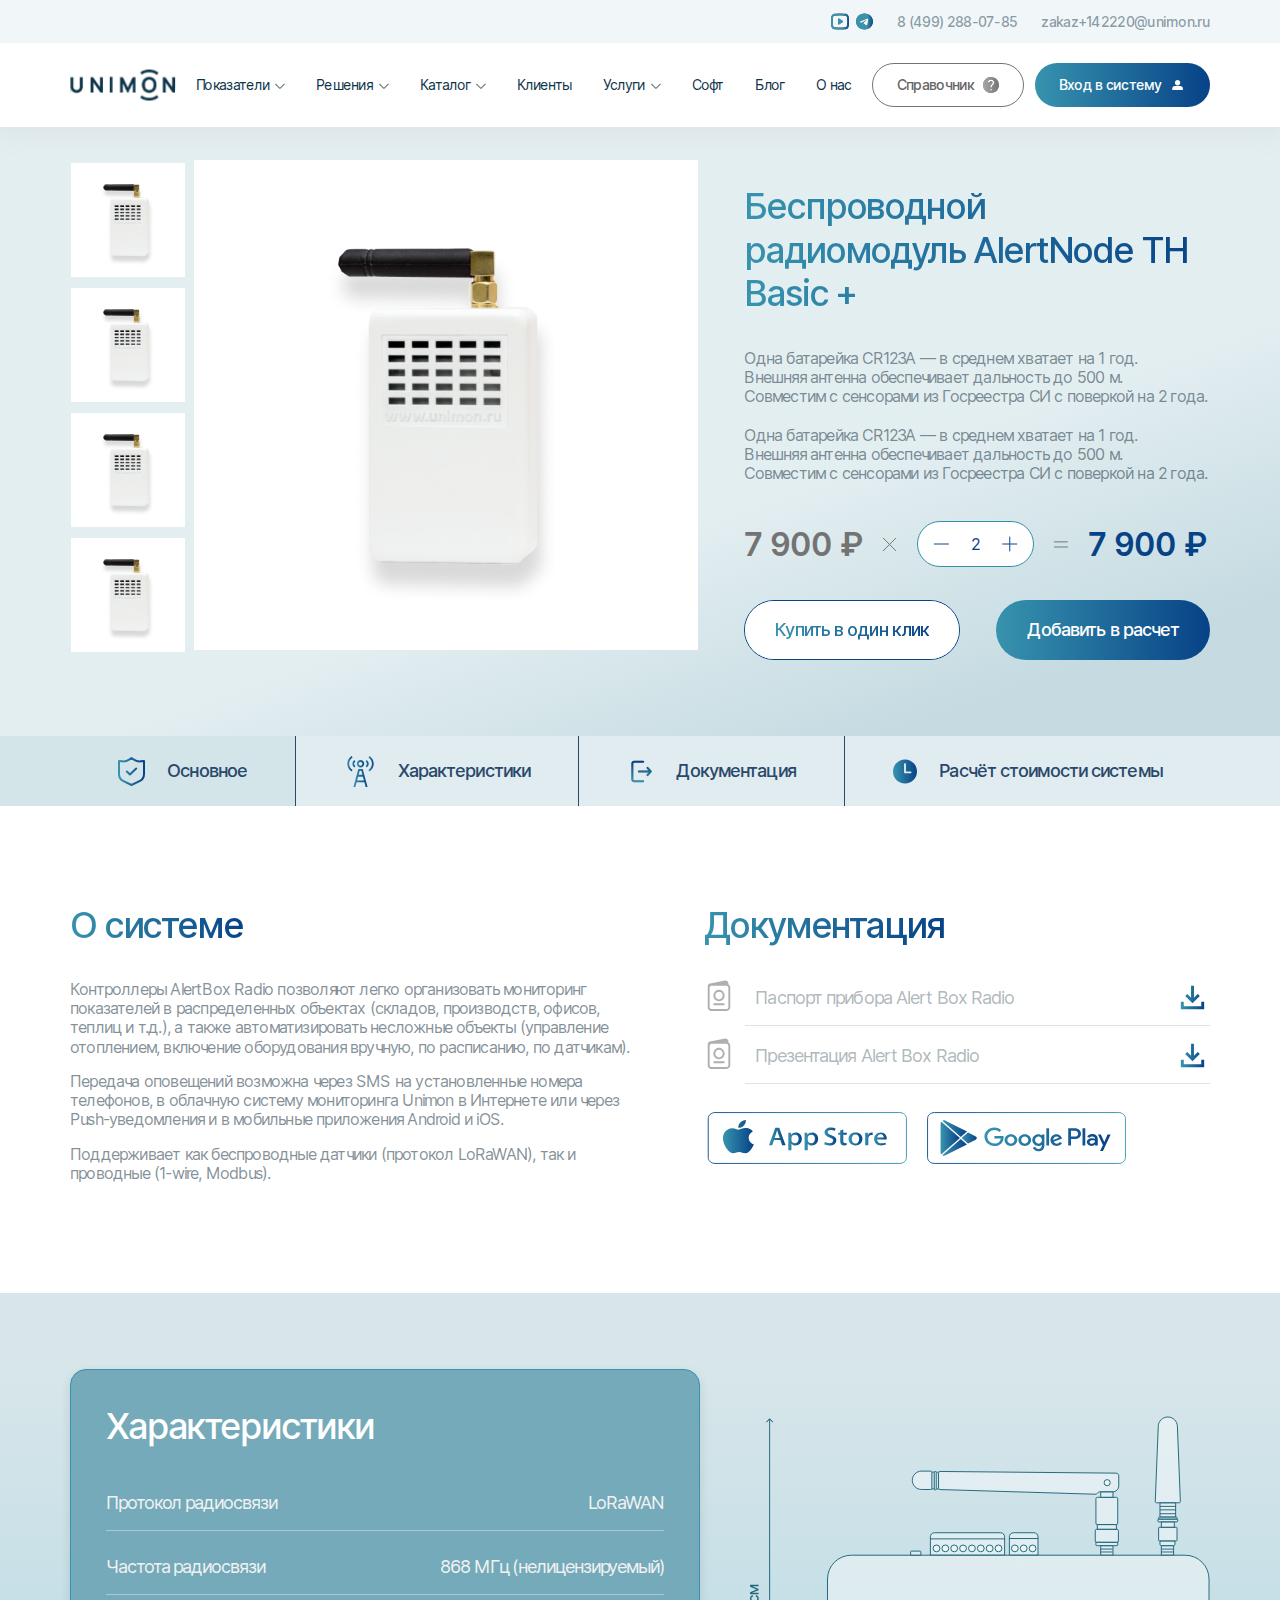
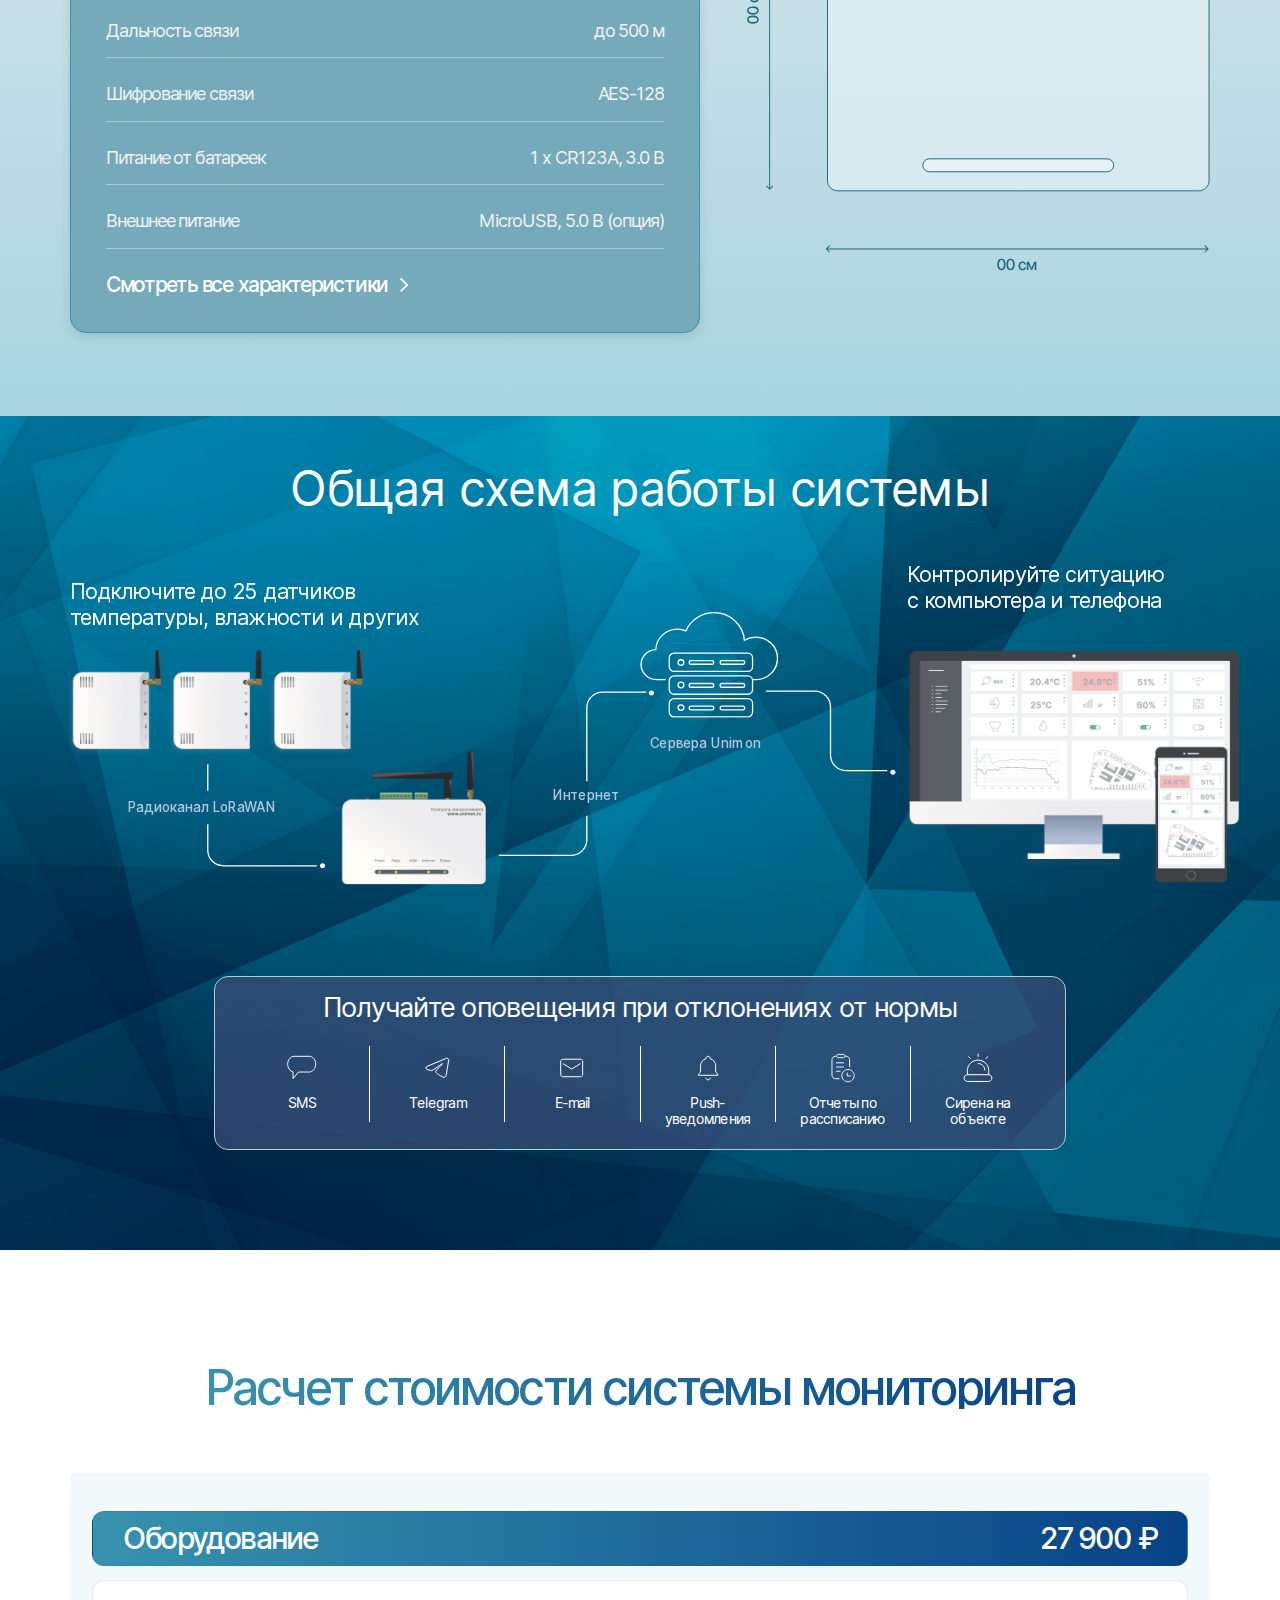
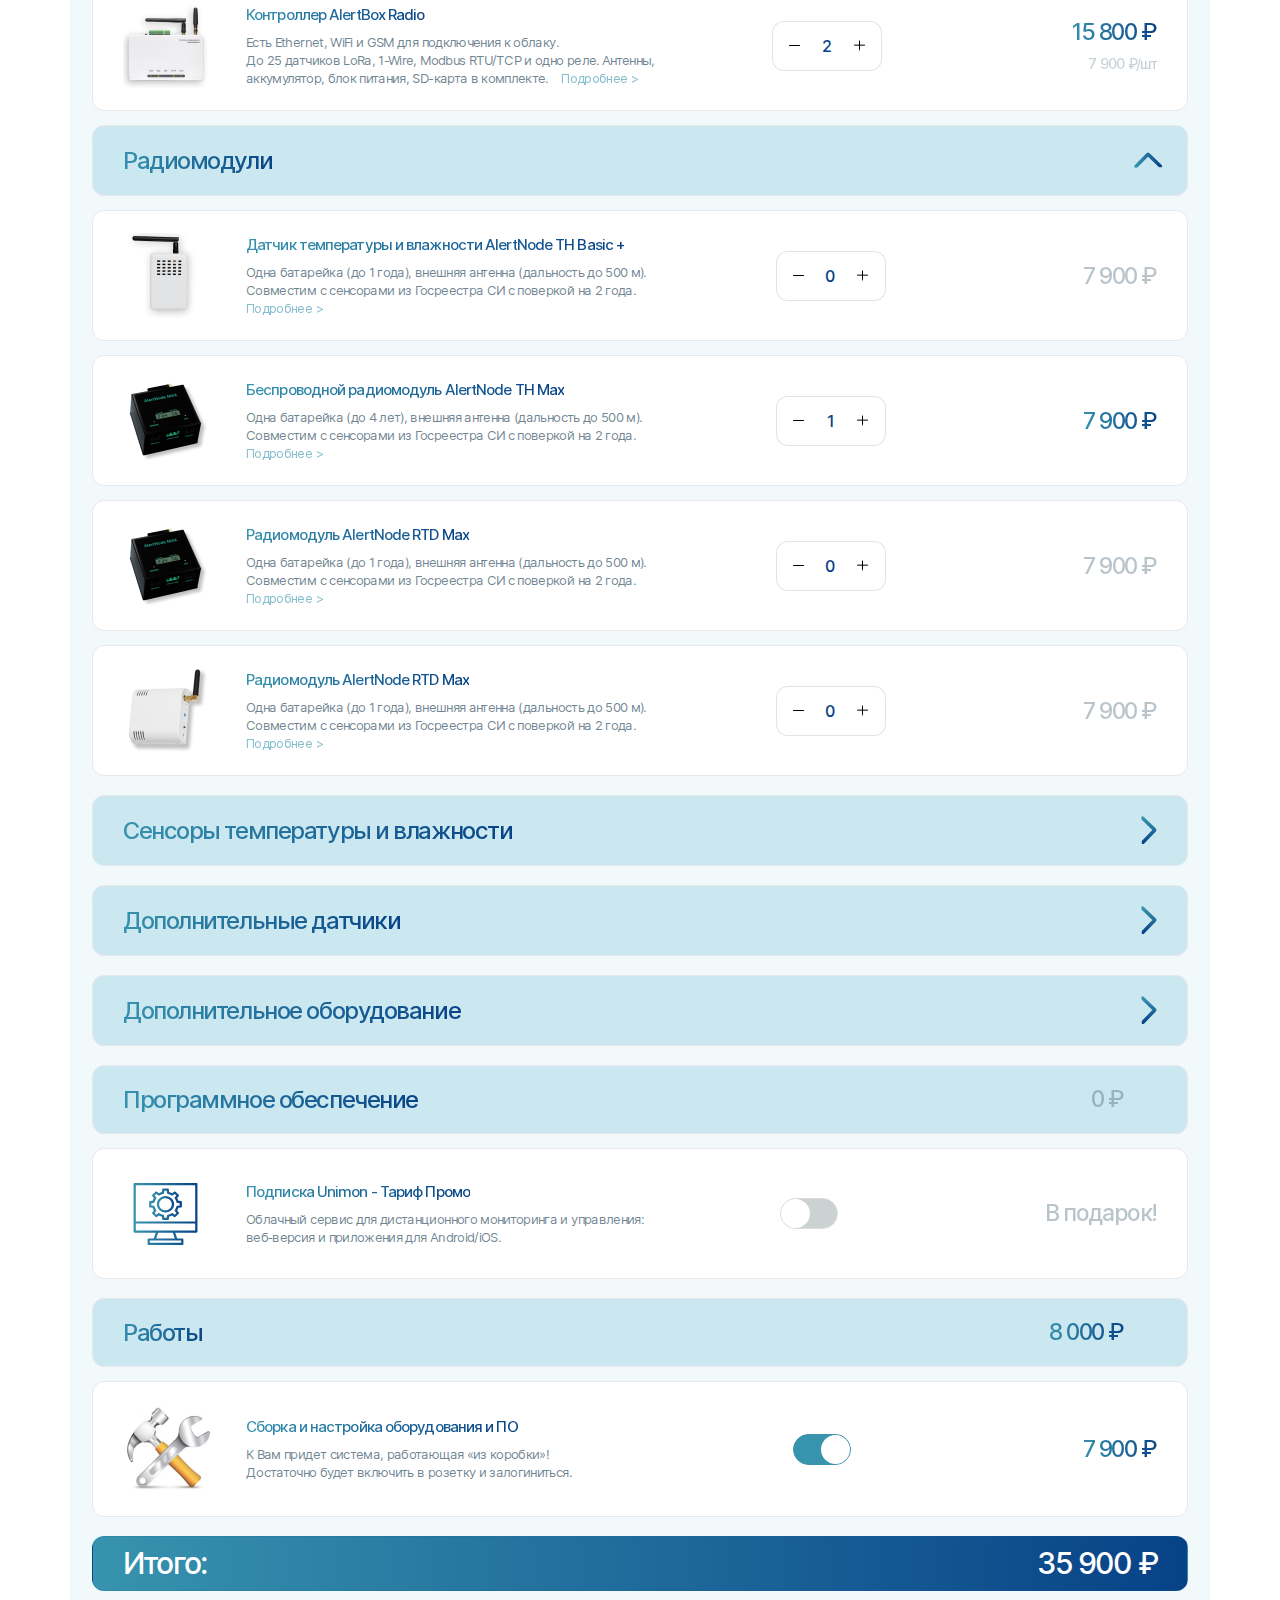
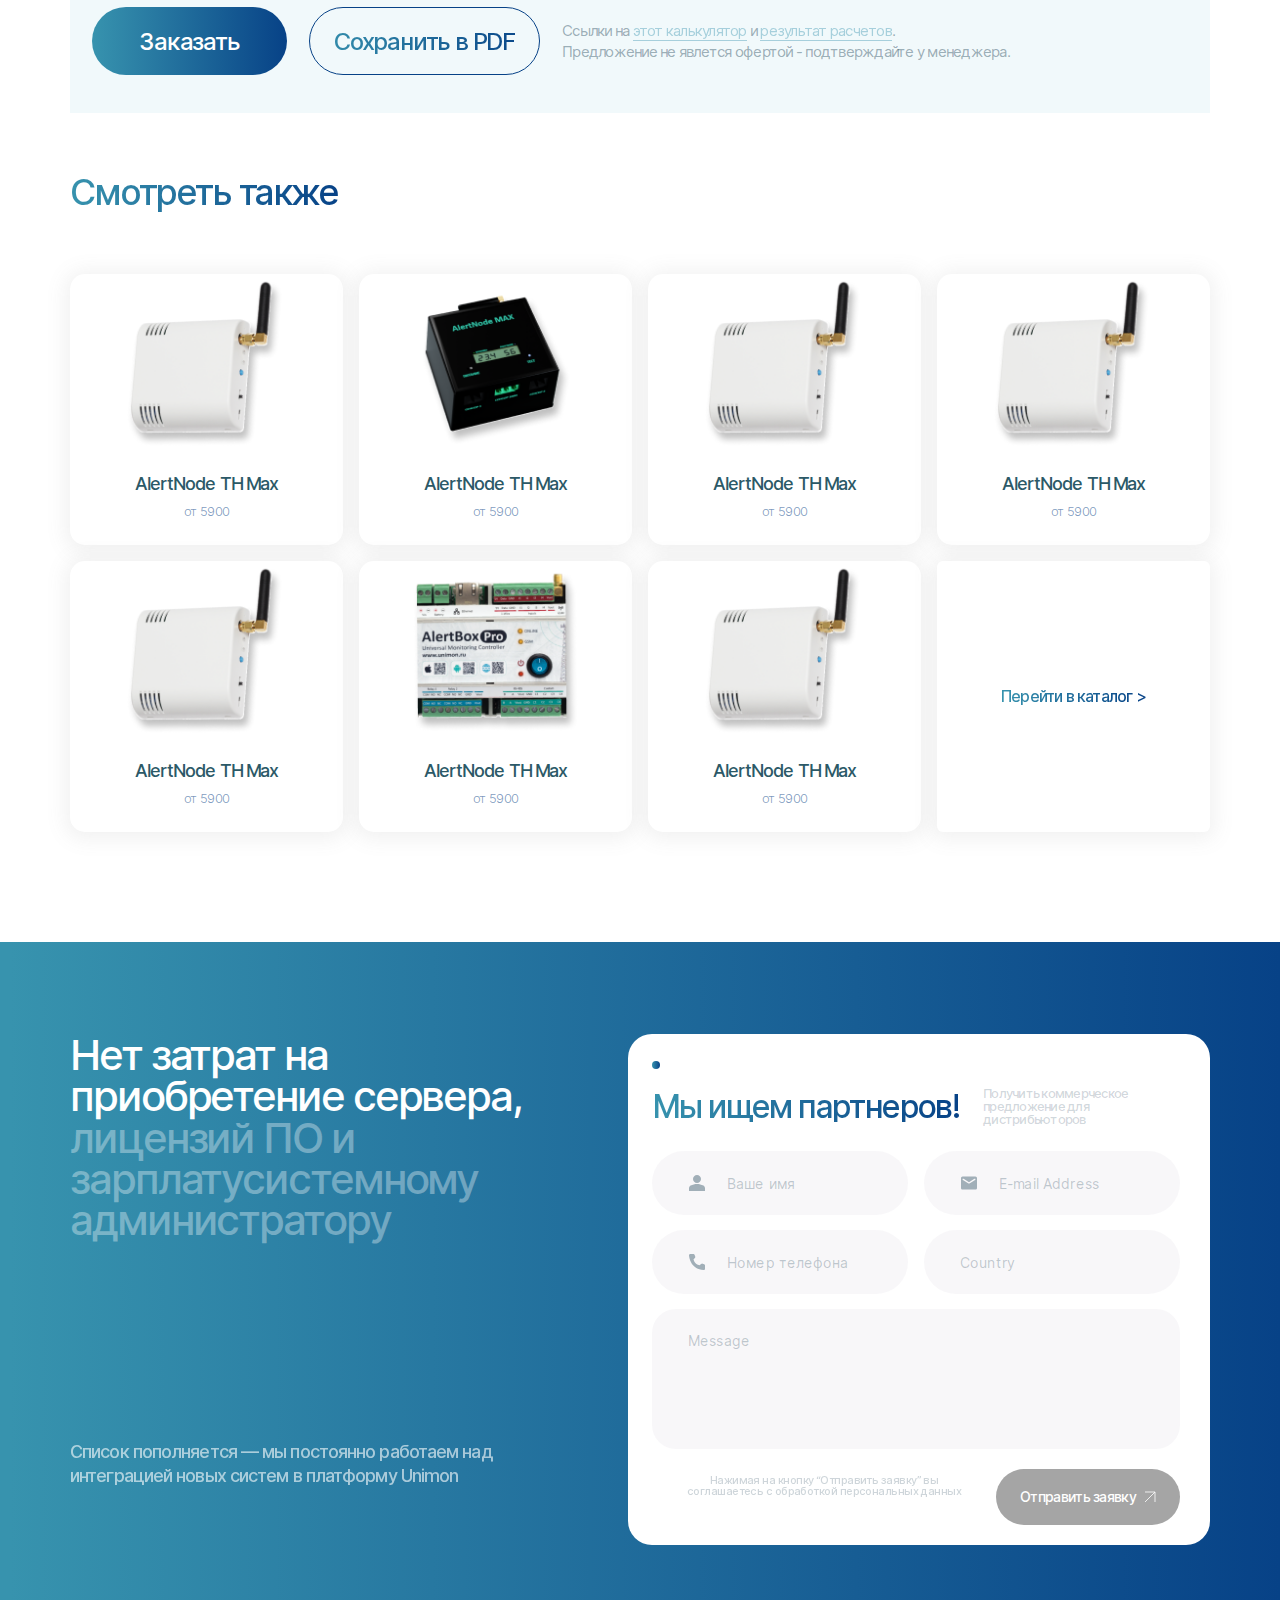
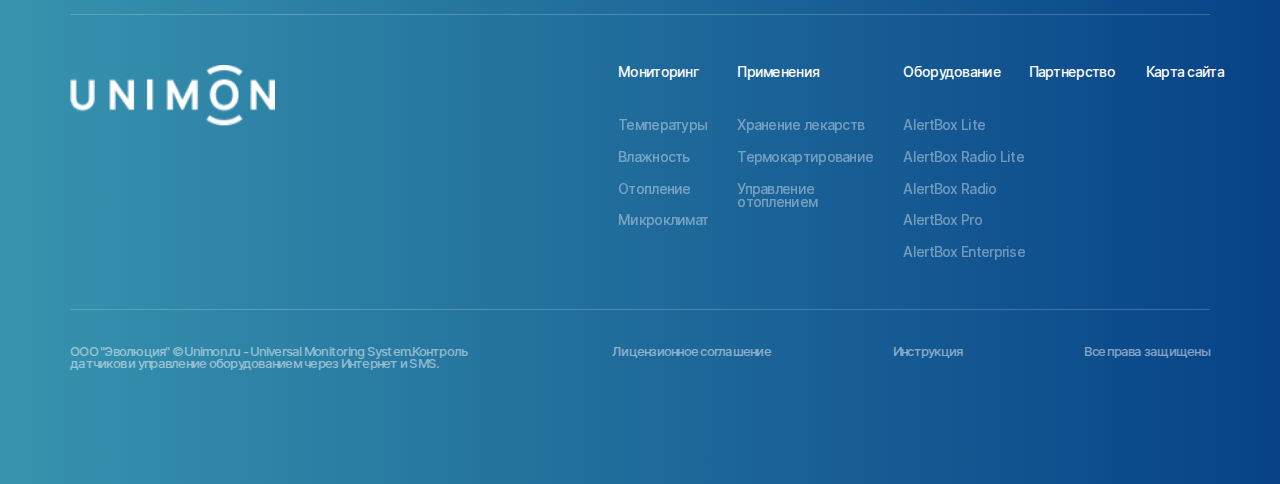
<file: card.html>
<!DOCTYPE html>
<!--[if lt IE 7]><html lang="ru" class="lt-ie9 lt-ie8 lt-ie7"><![endif]-->
<!--[if IE 7]><html lang="ru" class="lt-ie9 lt-ie8"><![endif]-->
<!--[if IE 8]><html lang="ru" class="lt-ie9"><![endif]-->
<!--[if gt IE 8]><!-->
<html lang="ru">
<!--<![endif]-->
<head>
	<meta charset="utf-8" />
	<title>Заголовок</title>
	<meta http-equiv="X-UA-Compatible" content="IE=edge" />
	<meta name="viewport" content="width=device-width, initial-scale=1, maximum-scale=1">
	<meta name="format-detection" content="telephone=no" />
	<link rel="shortcut icon" href="favicon.png" />
	<link rel="stylesheet" href="libs/bootstrap/bootstrap-grid.css" />
	<link rel="stylesheet" href="libs/fontawesome-free-5.12.0-web/css/all.min.css" />
	<link rel="stylesheet" href="libs/fancybox-master/dist/jquery.fancybox.min.css" />
	<link rel="stylesheet" href="libs/animate/animate.min.css" />
	<link rel="stylesheet" href="libs/slick-1.5.9/slick/slick.css" />
	<link rel="stylesheet" href="libs/slick-1.5.9/slick/slick-theme.css" />
	<link rel="stylesheet" href="css/fonts.css" />
	<link rel="stylesheet" href="css/main.css?ver=1.17" />
	<link rel="stylesheet" href="css/media.css?ver=1.17" />
</head>
<body>

	<div class="wrapper">

		<div class="fixed-buttons">
			<div class="fixed-buttons__content">
				<ul>
					<li><a href="#" target="_blank" class="btn-fixed"><img src="img/ic_cont1.svg" alt="alt"></a></li>
					<li><a href="#" target="_blank" class="btn-fixed"><img src="img/ic_cont2.svg" alt="alt"></a></li>
					<li><a href="#" target="_blank" class="btn-fixed"><img src="img/ic_cont3.svg" alt="alt"></a></li>
					<li><a href="#" target="_blank" class="btn-social-fixed"><img src="img/telegram.svg" alt="alt"></a></li>
				</ul>
			</div>
			<div class="fixed-buttons__head"></div>
		</div>

		<header class="header">
			<div class="header__top">
				<div class="container">
					<div class="header__wrapper">
						<ul class="list-socials">
							<li><a href="#" target="_blank"><img src="img/soc1.svg" alt="alt"></a></li>
							<li><a href="#" target="_blank"><img src="img/soc2.svg" alt="alt"></a></li>
						</ul>
						<a href="tel:+84992880785" class="header__contact">8 (499) 288-07-85</a>
						<a href="mailto:zakaz+142220@unimon.ru" class="header__contact">zakaz+142220@unimon.ru</a>
					</div>
				</div>
			</div>
			<div class="header__bottom">
				<div class="container">
					<div class="header__wrapper">
						<a href="#" class="logo">
							<img src="img/logo.svg" alt="alt">
						</a>
						<ul class="menu">
							<li class="menu__haschld">
								<a href="#">Показатели</a>
								<div class="menu__dropdown">
									<div class="container">
										<ul>
											<li><a href="#">Показатели температуры</a></li>
										</ul>
									</div>
								</div>
							</li>
							<li class="menu__haschld">
								<a href="#">Решения</a>
								<div class="menu__dropdown">
									<div class="container">
										<ul>
											<li><a href="#">Температуры</a></li>
											<li><a href="#">Влажность</a></li>
											<li><a href="#">Отопление</a></li>
											<li><a href="#">Микроклимат</a></li>
										</ul>
									</div>
								</div>
							</li>
							<li class="menu__haschld">
								<a href="#">Каталог</a>
								<div class="menu__dropdown">
									<div class="container">
										<div class="row">
											<div class="col-lg-3 col-md-6">
												<a href="#" class="menu__title">Радиомодули</a>
												<ul>
													<li><a href="#">AlertNode</a></li>
													<li><a href="#">AlertNode RTD Max</a></li>
													<li><a href="#">AlertNode RTD Max</a></li>
												</ul>
											</div>
											<div class="col-lg-3 col-md-6">
												<a href="#" class="menu__title">Контроллеры</a>
												<ul>
													<li><a href="#">AlertNode</a></li>
													<li><a href="#">AlertNode RTD Max</a></li>
													<li><a href="#">AlertNode RTD Max</a></li>
												</ul>
											</div>
											<div class="col-lg-3 col-md-6">
												<a href="#" class="menu__title">Датчики микроклимата</a>
												<ul>
													<li><a href="#">AlertNode</a></li>
													<li><a href="#">AlertNode RTD Max</a></li>
													<li><a href="#">AlertNode RTD Max</a></li>
												</ul>
											</div>
											<div class="col-lg-3 col-md-6">
												<a href="#" class="menu__title">Дополнительное оборудование</a>
												<ul>
													<li><a href="#">AlertNode</a></li>
													<li><a href="#">AlertNode RTD Max</a></li>
													<li><a href="#">AlertNode RTD Max</a></li>
												</ul>
											</div>
										</div>
									</div>
								</div>
							</li>
							<li><a href="#">Клиенты</a></li>
							<li class="menu__haschld">
								<a href="#">Услуги</a>
								<div class="menu__dropdown">
									<div class="container">
										<ul>
											<li><a href="#">Хранение лекарств</a></li>
											<li><a href="#">Термокартирование</a></li>
											<li><a href="#">Управление отоплением</a></li>
										</ul>
									</div>
								</div>
							</li>
							<li><a href="#">Софт</a></li>
							<li><a href="#">Блог</a></li>
							<li><a href="#">О нас</a></li>
						</ul>
						<div class="header__buttons">
							<a href="#" class="btn-main btn-main_default">Справочник <img src="img/ic_help2.svg" alt="alt"></a>
							<a href="#" class="btn-main">Вход в систему <img src="img/ic_user.svg" alt="alt"></a>
						</div>
						<a href="tel:+84992880785" class="header__button"><img src="img/tel.svg" alt="alt"></a>
						<a href="mailto:unimon@mail.ru" class="header__button"><img src="img/msg.svg" alt="alt"></a>
						<a href="calculation.html" class="btn-basket">
							<span class="btn-basket__wrap">
								<img src="img/basket.svg" alt="alt">
								<div class="btn-basket__value">3</div>
							</span>
						</a>
						<span class='sandwich'>
							<span class='sw-topper'></span>
							<span class='sw-bottom'></span>
							<span class='sw-footer'></span>
						</span>
					</div>
				</div>
			</div>
			<div class="menu-mobile">
				<div class="menu-mobile__close"></div>
				<a href="#" class="btn-login"><img src="img/login.svg" alt="alt">Вход в систему</a>
				<ul class="nav">
					<li class="nav__haschld">
						<a href="#">Показатели</a>
						<div class="nav__dropdown">
							<ul>
								<li><a href="#">Показатели температуры</a></li>
							</ul>
						</div>
					</li>
					<li class="nav__haschld">
						<a href="#">Решения</a>
						<div class="nav__dropdown">
							<ul>
								<li><a href="#">Температуры</a></li>
								<li><a href="#">Влажность</a></li>
								<li><a href="#">Отопление</a></li>
								<li><a href="#">Микроклимат</a></li>
							</ul>
						</div>
					</li>
					<li class="nav__haschld">
						<a href="#">Каталог</a>
						<div class="nav__dropdown">
							<a href="#" class="nav__title">Радиомодули</a>
							<ul>
								<li><a href="#">AlertNode</a></li>
								<li><a href="#">AlertNode RTD Max</a></li>
								<li><a href="#">AlertNode RTD Max</a></li>
							</ul>
							<a href="#" class="nav__title">Контроллеры</a>
							<ul>
								<li><a href="#">AlertNode</a></li>
								<li><a href="#">AlertNode RTD Max</a></li>
								<li><a href="#">AlertNode RTD Max</a></li>
							</ul>
							<a href="#" class="nav__title">Датчики микроклимата</a>
							<ul>
								<li><a href="#">AlertNode</a></li>
								<li><a href="#">AlertNode RTD Max</a></li>
								<li><a href="#">AlertNode RTD Max</a></li>
							</ul>
							<a href="#" class="nav__title">Дополнительное оборудование</a>
							<ul>
								<li><a href="#">AlertNode</a></li>
								<li><a href="#">AlertNode RTD Max</a></li>
								<li><a href="#">AlertNode RTD Max</a></li>
							</ul>
						</div>
					</li>
					<li><a href="#">Клиенты</a></li>
					<li class="nav__haschld">
						<a href="#">Услуги</a>
						<div class="nav__dropdown">
							<ul>
								<li><a href="#">Хранение лекарств</a></li>
								<li><a href="#">Термокартирование</a></li>
								<li><a href="#">Управление отоплением</a></li>
							</ul>
						</div>
					</li>
					<li><a href="#">Софт</a></li>
					<li><a href="#">Блог</a></li>
					<li><a href="#">О нас</a></li>
				</ul>
				<div class="menu-mobile__contacts">
					<p><a href="tel:+79682864967" class="menu-mobile__phone">+ 7 968 286 49 67</a></p>
					<p><a href="mailto:unimon@mail.ru" class="menu-mobile__mail">unimon@mail.ru</a></p>
					<ul class="socials-main">
						<li><a href="#" target="_blank"><img src="img/ic_tg.svg" alt="alt"></a></li>
						<li><a href="#" target="_blank"><img src="img/ic_yt.svg" alt="alt"></a></li>
					</ul>
				</div>
			</div>
			<div class="menu-overlay"></div>
		</header>

		<section class="page-card">
			<div class="container">
				<div class="row">
					<div class="col-lg-7">
						<div class="card-slider-wrap">
							<div class="row">
								<div class="col-lg-3">
									<ul class="slider-nav-card">
										<li>
											<div class="slider-nav-card__item">
												<img src="img/card1.png" alt="alt">
											</div>
										</li>
										<li>
											<div class="slider-nav-card__item">
												<img src="img/card1.png" alt="alt">
											</div>
										</li>
										<li>
											<div class="slider-nav-card__item">
												<img src="img/card1.png" alt="alt">
											</div>
										</li>
										<li>
											<div class="slider-nav-card__item">
												<img src="img/card1.png" alt="alt">
											</div>
										</li>
										<li>
											<div class="slider-nav-card__item">
												<img src="img/card1.png" alt="alt">
											</div>
										</li>
									</ul>
								</div>
								<div class="col-lg-9">
									<ul class="slider-for-card">
										<li>
											<a href="img/card1.png" class="slider-for-card__item fancybox" data-fancybox="card">
												<img src="img/card1.png" alt="alt">
											</a>
										</li>
										<li>
											<a href="img/card1.png" class="slider-for-card__item fancybox" data-fancybox="card">
												<img src="img/card1.png" alt="alt">
											</a>
										</li>
										<li>
											<a href="img/card1.png" class="slider-for-card__item fancybox" data-fancybox="card">
												<img src="img/card1.png" alt="alt">
											</a>
										</li>
										<li>
											<a href="img/card1.png" class="slider-for-card__item fancybox" data-fancybox="card">
												<img src="img/card1.png" alt="alt">
											</a>
										</li>
										<li>
											<a href="img/card1.png" class="slider-for-card__item fancybox" data-fancybox="card">
												<img src="img/card1.png" alt="alt">
											</a>
										</li>
									</ul>
								</div>
							</div>
						</div>
					</div>
					<div class="col-lg-5">
						<div class="card-info">
							<h1 class="title-section title-section_card"><span>Беспроводной радиомодуль AlertNode TH Basic +</span></h1>
							<div class="text-card">
								<p>Одна батарейка CR123A — в среднем хватает на 1 год.</p>
								<p>Внешняя антенна обеспечивает дальность до 500 м.</p>
								<p>Совместим с сенсорами из Госреестра СИ с поверкой на 2 года.</p>
								<br>
								<p>Одна батарейка CR123A — в среднем хватает на 1 год.</p>
								<p>Внешняя антенна обеспечивает дальность до 500 м.</p>
								<p>Совместим с сенсорами из Госреестра СИ с поверкой на 2 года.</p>
							</div>
							<div class="card-calculation">
								<div class="price-card">7 900 ₽</div>
								<div class="sign-calc"><img src="img/sing_calc1.svg" alt="alt"></div>
								<div class="quantity">
									<div class="quantity-button quantity-down"></div>
									<input type="number" min="1" step="1" value="2">
									<div class="quantity-button quantity-up"></div>
								</div>
								<div class="sign-calc"><img src="img/sing_calc2.svg" alt="alt"></div>
								<div class="price-card price-card_total">7 900 ₽</div>
							</div>
							<div class="card-buttons">
								<a href="#" class="btn-main btn-main_page"><span>Купить в один клик</span></a>
								<a href="#" class="btn-main add-to-calculation">Добавить в расчет</a>
							</div>
						</div>
					</div>
				</div>
			</div>
		</section>

		<div class="nav-card-wrap">
			<div class="nav-card">
				<div class="container">
					<div class="nav-card__wrap">
						<a href="#anchor1" class="nav-card__btn active"><img src="img/nav_card1.svg" alt="alt">Основное</a>
						<a href="#anchor2" class="nav-card__btn"><img src="img/nav_card2.svg" alt="alt">Характеристики</a>
						<a href="#anchor3" class="nav-card__btn"><img src="img/nav_card3.svg" alt="alt">Документация</a>
						<a href="#anchor4" class="nav-card__btn"><img src="img/nav_card4.svg" alt="alt">Расчёт стоимости системы</a>
					</div>
				</div>
			</div>
		</div>

		<div class="advantages-mobile">
			<div class="container">
				<div class="row">
					<div class="col-6">
						<div class="advantages-mobile__item">
							<div class="advantages-mobile__icon">
								<img src="img/avd_mob1.svg" alt="alt">
							</div>
							<div class="advantages-mobile__title">Дальность <br>до 1 км²</div>
						</div>
					</div>
					<div class="col-6">
						<div class="advantages-mobile__item">
							<div class="advantages-mobile__icon">
								<img src="img/avd_mob2.svg" alt="alt">
							</div>
							<div class="advantages-mobile__title">Сделано в РФ</div>
						</div>
					</div>
					<div class="col-6">
						<div class="advantages-mobile__item">
							<div class="advantages-mobile__icon">
								<img src="img/avd_mob3.svg" alt="alt">
							</div>
							<div class="advantages-mobile__title">Простая <br>интеграция</div>
						</div>
					</div>
					<div class="col-6">
						<div class="advantages-mobile__item">
							<div class="advantages-mobile__icon">
								<img src="img/avd_mob4.svg" alt="alt">
							</div>
							<div class="advantages-mobile__title">Установка <br>за 5 минут</div>
						</div>
					</div>
				</div>
			</div>
		</div>

		<section class="about-card" id="anchor1">
			<div class="container">
				<div class="row">
					<div class="col-lg-7">
						<div class="about-card__left">
							<h2 class="title-section title-section_card"><span>О системе</span></h2>
							<div class="text-card">
								<p>Контроллеры AlertBox Radio позволяют легко организовать мониторинг показателей в распределенных объектах (складов, производств, офисов, теплиц и т.д.), а также автоматизировать несложные объекты (управление отоплением, включение  оборудования вручную, по расписанию, по датчикам).</p>
								<p>Передача оповещений возможна через SMS на установленные номера телефонов,  в облачную систему мониторинга Unimon в Интернете или через Push-уведомления и в мобильные приложения Android и iOS.</p>
								<p>Поддерживает как беспроводные датчики (протокол LoRaWAN), так и проводные (1-wire, Modbus).</p>
							</div>
						</div>
					</div>
					<div class="col-lg-5">
						<div class="about-card__right" id="anchor3">
							<h2 class="title-section title-section_card"><span>Документация</span></h2>
							<a href="#" class="link-doc">
								<span class="link-doc__image">
									<img src="img/bi_passport.svg" alt="alt">
								</span>
								<span class="link-doc__line">
									<span class="link-doc__title">Паспорт прибора Alert Box Radio</span>
									<span class="link-doc__icon">
										<img src="img/download.svg" alt="alt">
									</span>
								</span>
							</a>
							<a href="#" class="link-doc">
								<span class="link-doc__image">
									<img src="img/bi_passport.svg" alt="alt">
								</span>
								<span class="link-doc__line">
									<span class="link-doc__title">Презентация Alert Box Radio</span>
									<span class="link-doc__icon">
										<img src="img/download.svg" alt="alt">
									</span>
								</span>
							</a>
							<div class="buttons-socials">
								<a href="#" class="buttons-socials__btn">
									<img src="img/soc_btn1.svg" alt="alt">
								</a>
								<a href="#" class="buttons-socials__btn">
									<img src="img/soc_btn2.svg" alt="alt">
								</a>
							</div>
						</div>
					</div>
				</div>
			</div>
		</section>

		<section class="characteristics-card" id="anchor2">
			<div class="container">
				<div class="row">
					<div class="col-lg-7">
						<div class="characteristics-block">
							<h2 class="title-section title-section_card">Характеристики </h2>
							<div class="feature-characteristic">
								<div>Протокол радиосвязи</div>
								<div>LoRaWAN</div>
							</div>
							<div class="feature-characteristic">
								<div>Частота радиосвязи</div>
								<div>868 МГц <br>(нелицензируемый)</div>
							</div>
							<div class="feature-characteristic">
								<div>Дальность связи</div>
								<div>до 500 м</div>
							</div>
							<div class="feature-characteristic">
								<div>Шифрование связи</div>
								<div>AES-128</div>
							</div>
							<div class="feature-characteristic">
								<div>Питание от батареек</div>
								<div>1 х CR123A, 3.0 В</div>
							</div>
							<div class="feature-characteristic">
								<div>Внешнее питание</div>
								<div>MicroUSB, 5.0 В <br>(опция)</div>
							</div>
							<a href="#" class="link-block">Смотреть все характеристики <i class="far fa-chevron-right"></i></a>
						</div>
					</div>
					<div class="col-lg-5">
						<div class="image-characteristics">
							<img src="img/image_characteristics.svg" alt="alt">
						</div>
					</div>
				</div>
			</div>
		</section>

		<section class="system-scheme">
			<div class="container">
				<h2 class="system-scheme__title hidden-mob">Общая схема работы системы</h2>
				<h2 class="system-scheme__title show-mob">Схема работы системы</h2>
				<div class="scheme">
					<div class="scheme__item scheme__item_1">
						<div class="scheme__title">Подключите до 25 датчиков температуры, влажности и других</div>
						<div class="scheme__image">
							<img src="img/scheme1.png" alt="alt">
						</div>
						<div class="scheme__subtitle">Радиоканал LoRaWAN</div>
						<div class="scheme__line">
							<img src="img/scheme_line1.svg" alt="alt">
						</div>
					</div>
					<div class="scheme__item scheme__item_2">
						<div class="scheme__image">
							<img src="img/scheme2.png" alt="alt">
						</div>
						<div class="scheme__subtitle">Интернет</div>
						<div class="scheme__line">
							<img src="img/scheme_line2.svg" alt="alt">
						</div>
					</div>
					<div class="scheme__item scheme__item_3">
						<div class="scheme__image">
							<img src="img/scheme3.svg" alt="alt">
						</div>
						<div class="scheme__subtitle">Сервера Unimon</div>
						<div class="scheme__line">
							<img src="img/scheme_line3.svg" alt="alt">
						</div>
					</div>
					<div class="scheme__item scheme__item_4">
						<div class="scheme__title">Контролируйте ситуацию с компьютера и телефона</div>
						<div class="scheme__image">
							<img src="img/scheme4.png" alt="alt">
						</div>
					</div>
				</div>
				<div class="notifications">
					<div class="notifications__title">Получайте оповещения при отклонениях от нормы </div>
					<div class="notifications__wrap">
						<div class="notifications__item">
							<div class="notifications__icon">
								<img src="img/notification1.svg" alt="alt">
							</div>
							<div class="notifications__name">SMS</div>
						</div>
						<div class="notifications__item">
							<div class="notifications__icon">
								<img src="img/notification2.svg" alt="alt">
							</div>
							<div class="notifications__name">Telegram</div>
						</div>
						<div class="notifications__item">
							<div class="notifications__icon">
								<img src="img/notification3.svg" alt="alt">
							</div>
							<div class="notifications__name">E-mail</div>
						</div>
						<div class="notifications__item">
							<div class="notifications__icon">
								<img src="img/notification4.svg" alt="alt">
							</div>
							<div class="notifications__name">Push-уведомления </div>
						</div>
						<div class="notifications__item">
							<div class="notifications__icon">
								<img src="img/notification5.svg" alt="alt">
							</div>
							<div class="notifications__name">Отчеты по рассписанию</div>
						</div>
						<div class="notifications__item">
							<div class="notifications__icon">
								<img src="img/notification6.svg" alt="alt">
							</div>
							<div class="notifications__name">Сирена на объекте</div>
						</div>
					</div>
				</div>
			</div>
		</section>

		<section class="calculation-price" id="anchor4">
			<div class="container">
				<h2 class="title-section"><span>Расчет стоимости системы мониторинга</span></h2>
				<div class="calculation">
					<div class="calculation__head">
						<div class="calculation__title">Оборудование</div>
						<div class="calculation__price">27 900 ₽</div>
					</div>
					<div class="line-product">
						<a href="#" class="line-product__image">
							<img src="img/line_product1.png" alt="alt">
						</a>
						<div class="line-product__content">
							<a href="#" class="line-product__title">Контроллер AlertBox Radio</a>
							<div class="line-product__text">Есть Ethernet, WiFi и GSM для подключения к облаку. <br>До 25 датчиков LoRa, 1-Wire, Modbus RTU/TCP и одно реле. Антенны, аккумулятор, блок питания, SD-карта в комплекте. &nbsp;&nbsp;&nbsp;<a href="#">Подробнее ></a> </div>
						</div>
						<div class="line-product__action">
							<div class="quantity quantity_main">
								<div class="quantity-button quantity-down"></div>
								<input type="number" min="0" step="1" value="2">
								<div class="quantity-button quantity-up"></div>
							</div>
						</div>
						<div class="line-product__prices">
							<div class="price-product">15 800 ₽</div>
							<div class="descr-price">7 900 ₽/шт</div>
						</div>
					</div>
					<div class="item-calculation active">
						<div class="item-calculation__head">
							<div class="item-calculation__title">Радиомодули</div>
							<div class="item-calculation__arrow"></div>
						</div>
						<div class="item-calculation__content" style="display: block;">
							<div class="line-product">
								<a href="#" class="line-product__image">
									<img src="img/line_product2.png" alt="alt">
								</a>
								<div class="line-product__content">
									<a href="#" class="line-product__title">Датчик температуры и влажности AlertNode TH Basic +</a>
									<div class="line-product__text">Одна батарейка (до 1 года), внешняя антенна (дальность до 500 м). <br> Cовместим с сенсорами из Госреестра СИ с поверкой на 2 года. <a href="#">Подробнее ></a> </div>
								</div>
								<div class="line-product__action">
									<div class="quantity quantity_main">
										<div class="quantity-button quantity-down"></div>
										<input type="number" min="0" step="1" value="0">
										<div class="quantity-button quantity-up"></div>
									</div>
								</div>
								<div class="line-product__prices">
									<div class="price-product price-product_disabled">7 900 ₽</div>
								</div>
							</div>
							<div class="line-product">
								<a href="#" class="line-product__image">
									<img src="img/line_product3.png" alt="alt">
								</a>
								<div class="line-product__content">
									<a href="#" class="line-product__title">Беспроводной радиомодуль AlertNode TH Max</a>
									<div class="line-product__text">Одна батарейка (до 4 лет), внешняя антенна (дальность до 500 м). Cовместим с сенсорами из Госреестра СИ с поверкой на 2 года. <a href="#">Подробнее ></a> </div>
								</div>
								<div class="line-product__action">
									<div class="quantity quantity_main">
										<div class="quantity-button quantity-down"></div>
										<input type="number" min="0" step="1" value="1">
										<div class="quantity-button quantity-up"></div>
									</div>
								</div>
								<div class="line-product__prices">
									<div class="price-product">7 900 ₽</div>
								</div>
							</div>
							<div class="line-product">
								<a href="#" class="line-product__image">
									<img src="img/line_product4.png" alt="alt">
								</a>
								<div class="line-product__content">
									<a href="#" class="line-product__title">Радиомодуль AlertNode RTD Max</a>
									<div class="line-product__text">Одна батарейка (до 1 года), внешняя антенна (дальность до 500 м). <br> Cовместим с сенсорами из Госреестра СИ с поверкой на 2 года. <a href="#">Подробнее ></a> </div>
								</div>
								<div class="line-product__action">
									<div class="quantity quantity_main">
										<div class="quantity-button quantity-down"></div>
										<input type="number" min="0" step="1" value="0">
										<div class="quantity-button quantity-up"></div>
									</div>
								</div>
								<div class="line-product__prices">
									<div class="price-product price-product_disabled">7 900 ₽</div>
								</div>
							</div>
							<div class="line-product">
								<a href="#" class="line-product__image">
									<img src="img/line_product5.png" alt="alt">
								</a>
								<div class="line-product__content">
									<a href="#" class="line-product__title">Радиомодуль AlertNode RTD Max</a>
									<div class="line-product__text">Одна батарейка (до 1 года), внешняя антенна (дальность до 500 м). <br> Cовместим с сенсорами из Госреестра СИ с поверкой на 2 года. <a href="#">Подробнее ></a> </div>
								</div>
								<div class="line-product__action">
									<div class="quantity quantity_main">
										<div class="quantity-button quantity-down"></div>
										<input type="number" min="0" step="1" value="0">
										<div class="quantity-button quantity-up"></div>
									</div>
								</div>
								<div class="line-product__prices">
									<div class="price-product price-product_disabled">7 900 ₽</div>
								</div>
							</div>
						</div>
					</div>
					<div class="item-calculation">
						<div class="item-calculation__head">
							<div class="item-calculation__title">Сенсоры температуры и влажности</div>
							<div class="item-calculation__arrow"></div>
						</div>
						<div class="item-calculation__content">
							<div class="line-product">
								<a href="#" class="line-product__image">
									<img src="img/line_product2.png" alt="alt">
								</a>
								<div class="line-product__content">
									<a href="#" class="line-product__title">Датчик температуры и влажности AlertNode TH Basic +</a>
									<div class="line-product__text">Одна батарейка (до 1 года), внешняя антенна (дальность до 500 м). <br> Cовместим с сенсорами из Госреестра СИ с поверкой на 2 года. <a href="#">Подробнее ></a> </div>
								</div>
								<div class="line-product__action">
									<div class="quantity quantity_main">
										<div class="quantity-button quantity-down"></div>
										<input type="number" min="0" step="1" value="0">
										<div class="quantity-button quantity-up"></div>
									</div>
								</div>
								<div class="line-product__prices">
									<div class="price-product price-product_disabled">7 900 ₽</div>
								</div>
							</div>
						</div>
					</div>
					<div class="item-calculation">
						<div class="item-calculation__head">
							<div class="item-calculation__title">Дополнительные датчики</div>
							<div class="item-calculation__arrow"></div>
						</div>
						<div class="item-calculation__content">
							<div class="line-product">
								<a href="#" class="line-product__image">
									<img src="img/line_product2.png" alt="alt">
								</a>
								<div class="line-product__content">
									<a href="#" class="line-product__title">Датчик температуры и влажности AlertNode TH Basic +</a>
									<div class="line-product__text">Одна батарейка (до 1 года), внешняя антенна (дальность до 500 м). <br> Cовместим с сенсорами из Госреестра СИ с поверкой на 2 года. <a href="#">Подробнее ></a> </div>
								</div>
								<div class="line-product__action">
									<div class="quantity quantity_main">
										<div class="quantity-button quantity-down"></div>
										<input type="number" min="0" step="1" value="0">
										<div class="quantity-button quantity-up"></div>
									</div>
								</div>
								<div class="line-product__prices">
									<div class="price-product price-product_disabled">7 900 ₽</div>
								</div>
							</div>
						</div>
					</div>
					<div class="item-calculation">
						<div class="item-calculation__head">
							<div class="item-calculation__title">Дополнительное оборудование</div>
							<div class="item-calculation__arrow"></div>
						</div>
						<div class="item-calculation__content">
							<div class="line-product">
								<a href="#" class="line-product__image">
									<img src="img/line_product2.png" alt="alt">
								</a>
								<div class="line-product__content">
									<a href="#" class="line-product__title">Датчик температуры и влажности AlertNode TH Basic +</a>
									<div class="line-product__text">Одна батарейка (до 1 года), внешняя антенна (дальность до 500 м). <br> Cовместим с сенсорами из Госреестра СИ с поверкой на 2 года. <a href="#">Подробнее ></a> </div>
								</div>
								<div class="line-product__action">
									<div class="quantity quantity_main">
										<div class="quantity-button quantity-down"></div>
										<input type="number" min="0" step="1" value="0">
										<div class="quantity-button quantity-up"></div>
									</div>
								</div>
								<div class="line-product__prices">
									<div class="price-product price-product_disabled">7 900 ₽</div>
								</div>
							</div>
						</div>
					</div>
					<div class="item-calculation item-calculation_default">
						<div class="item-calculation__head">
							<div class="item-calculation__title">Программное обеспечение</div>
							<div class="price-product price-product_disabled">0 ₽</div>
						</div>
						<div class="item-calculation__content">
							<div class="line-product">
								<a href="#" class="line-product__image">
									<img src="img/product_software.svg" alt="alt">
								</a>
								<div class="line-product__content">
									<a href="#" class="line-product__title">Подписка Unimon - Тариф Промо</a>
									<div class="line-product__text">Облачный сервис для дистанционного мониторинга и управления: веб‑версия и приложения для Android/iOS.</div>
								</div>
								<div class="line-product__action">
									<div class="switch">
										<label>
											<input type="checkbox" />
											<span></span>
										</label>
									</div>
								</div>
								<div class="line-product__prices">
									<div class="price-product price-product_disabled">В подарок!</div>
								</div>
							</div>
						</div>
					</div>
					<div class="item-calculation item-calculation_default">
						<div class="item-calculation__head">
							<div class="item-calculation__title">Работы</div>
							<div class="price-product">8 000 ₽</div>
						</div>
						<div class="item-calculation__content">
							<div class="line-product line-product_work">
								<a href="#" class="line-product__image">
									<img src="img/product_work.png" alt="alt">
								</a>
								<div class="line-product__content">
									<a href="#" class="line-product__title">Сборка и настройка оборудования и ПО</a>
									<div class="line-product__text">К Вам придет система, работающая «из коробки»! <br>Достаточно будет включить в розетку и залогиниться.</div>
								</div>
								<div class="line-product__action">
									<div class="switch">
										<label>
											<input type="checkbox" checked />
											<span></span>
										</label>
									</div>
								</div>
								<div class="line-product__prices">
									<div class="price-product">7 900 ₽</div>
								</div>
							</div>
						</div>
					</div>
					<div class="calculation__head">
						<div class="calculation__title">Итого: </div>
						<div class="calculation__price">35 900 ₽</div>
					</div>
					<div class="calculation__bottom">
						<a href="#" class="btn-main open-calculation-form"><span>Заказать</span></a>
						<a href="#" class="btn-main btn-main_page"><span>Сохранить в PDF</span></a>
						<div class="calculation__descr">Ссылки на <a href="#">этот калькулятор</a> и <a href="#">результат расчетов</a>. <br>Предложение не явлется офертой - подтверждайте у менеджера.</div>
					</div>
					<div class="calculation__form">
						<form class="form">
							<div class="row">
								<div class="col-lg-4">
									<div class="item-form">
										<div class="icon-input">
											<img src="img/input_phone.svg" alt="alt">
										</div>
										<input type="tel" placeholder="Номер телефона" class="input-phone" inputmode="numeric" required="required">
									</div>
								</div>
								<div class="col-lg-4">
									<div class="item-form">
										<div class="icon-input">
											<img src="img/input_phone.svg" alt="alt">
										</div>
										<input type="tel" placeholder="Номер телефона" class="input-phone" inputmode="numeric" required="required">
									</div>
								</div>
								<div class="col-lg-4">
									<div class="item-form">
										<input type="text" placeholder="Country" required="required">
									</div>
								</div>
								<div class="col-lg-4">
									<div class="item-form">
										<div class="icon-input">
											<img src="img/input_phone.svg" alt="alt">
										</div>
										<input type="tel" placeholder="Номер телефона" class="input-phone" inputmode="numeric" required="required">
									</div>
								</div>
								<div class="col-lg-4">
									<div class="item-form">
										<div class="icon-input">
											<img src="img/input_phone.svg" alt="alt">
										</div>
										<input type="tel" placeholder="Номер телефона" class="input-phone" inputmode="numeric" required="required">
									</div>
								</div>
								<div class="col-lg-4">
									<div class="item-form">
										<input type="text" placeholder="Country" required="required">
									</div>
								</div>
								<div class="col-12">
									<div class="item-form">
										<textarea placeholder="Message" required="required"></textarea>
									</div>
								</div>
							</div>
							<div class="checkboxes-form">
								<div class="checkbox">
									<label>
										<input type="checkbox"/>
										<span>Нужна доставка</span>
									</label>
								</div>
								<div class="checkbox">
									<label>
										<input type="checkbox"/>
										<span>Нужен монтаж</span>
									</label>
								</div>
								<div class="checkbox">
									<label>
										<input type="checkbox"/>
										<span>Нужна поверка</span>
									</label>
								</div>
								<div class="checkbox">
									<label>
										<input type="checkbox"/>
										<span>Нужно картирование помещения</span>
									</label>
								</div>
							</div>
							<div class="button-form">
								<button class="btn-main">Отправить заявку <img src="img/arrow_btn.svg" alt="alt"></button>
							</div>
							<div class="agree-form">Нажимая на кнопку “Отправить заявку” вы соглашаетесь с обработкой персональных данных</div>
						</form>
					</div>
				</div>
			</div>
		</section>

		<section class="card-recommendations">
			<div class="container">
				<h2 class="title-section title-section_card"><span>Смотреть также</span></h2>
				<div class="row row_main">
					<div class="col-lg-3 col-6">
						<a href="#" class="unit-catalog unit-catalog_main">
							<span class="unit-catalog__image">
								<img src="img/unit_recomend1.png" alt="alt">
							</span>
							<span class="unit-catalog__title">AlertNode TH Max</span>
							<span class="unit-catalog__descr">от 5900 </span>
						</a>
					</div>
					<div class="col-lg-3 col-6">
						<a href="#" class="unit-catalog unit-catalog_main">
							<span class="unit-catalog__image">
								<img src="img/unit_recomend2.png" alt="alt">
							</span>
							<span class="unit-catalog__title">AlertNode TH Max</span>
							<span class="unit-catalog__descr">от 5900 </span>
						</a>
					</div>
					<div class="col-lg-3 col-6">
						<a href="#" class="unit-catalog unit-catalog_main">
							<span class="unit-catalog__image">
								<img src="img/unit_recomend3.png" alt="alt">
							</span>
							<span class="unit-catalog__title">AlertNode TH Max</span>
							<span class="unit-catalog__descr">от 5900 </span>
						</a>
					</div>
					<div class="col-lg-3 col-6">
						<a href="#" class="unit-catalog unit-catalog_main">
							<span class="unit-catalog__image">
								<img src="img/unit_recomend4.png" alt="alt">
							</span>
							<span class="unit-catalog__title">AlertNode TH Max</span>
							<span class="unit-catalog__descr">от 5900 </span>
						</a>
					</div>
					<div class="col-lg-3 col-6">
						<a href="#" class="unit-catalog unit-catalog_main">
							<span class="unit-catalog__image">
								<img src="img/unit_recomend5.png" alt="alt">
							</span>
							<span class="unit-catalog__title">AlertNode TH Max</span>
							<span class="unit-catalog__descr">от 5900 </span>
						</a>
					</div>
					<div class="col-lg-3 col-6">
						<a href="#" class="unit-catalog unit-catalog_main">
							<span class="unit-catalog__image">
								<img src="img/unit_recomend6.png" alt="alt">
							</span>
							<span class="unit-catalog__title">AlertNode TH Max</span>
							<span class="unit-catalog__descr">от 5900 </span>
						</a>
					</div>
					<div class="col-lg-3 col-6">
						<a href="#" class="unit-catalog unit-catalog_main">
							<span class="unit-catalog__image">
								<img src="img/unit_recomend7.png" alt="alt">
							</span>
							<span class="unit-catalog__title">AlertNode TH Max</span>
							<span class="unit-catalog__descr">от 5900 </span>
						</a>
					</div>
					<div class="col-lg-3 col-6">
						<a href="#" class="item-info item-info_link item-info_main">
							<span class="link-info"><span>Перейти в каталог ></span></span>
						</a>
					</div>
				</div>
			</div>
		</section>

		<div class="bottom-sections">

			<section class="partnership">
				<div class="container">
					<div class="row">
						<div class="col-lg-5">
							<div class="partnership__title">Нет затрат на приобретение сервера, <span>лицензий ПО и зарплатусистемному администратору</span></div>
							<div class="partnership__descr">Список пополняется — мы постоянно работаем над интеграцией новых систем в платформу Unimon</div>
						</div>
						<div class="col-lg-6 offset-lg-1">
							<div class="form-partnership">
								<div class="form-partnership__head">
									<div class="form-partnership__title">Мы ищем партнеров!</div>
									<div class="form-partnership__descr">Получить коммерческое предложение для дистрибьюторов</div>
								</div>
								<form class="form">
									<div class="row">
										<div class="col-6">
											<div class="item-form">
												<div class="icon-input">
													<img src="img/input_name.svg" alt="alt">
												</div>
												<input type="text" placeholder="Ваше имя" required="required">
											</div>
										</div>
										<div class="col-6">
											<div class="item-form">
												<div class="icon-input">
													<img src="img/input_mail.svg" alt="alt">
												</div>
												<input type="email" placeholder="E-mail Address" required="required">
											</div>
										</div>
										<div class="col-6">
											<div class="item-form">
												<div class="icon-input">
													<img src="img/input_phone.svg" alt="alt">
												</div>
												<input type="tel" placeholder="Номер телефона" class="input-phone" inputmode="numeric" required="required">
											</div>
										</div>
										<div class="col-6">
											<div class="item-form">
												<input type="text" placeholder="Country" required="required">
											</div>
										</div>
										<div class="col-12">
											<div class="item-form">
												<textarea placeholder="Message" required="required"></textarea>
											</div>
										</div>
									</div>
									<div class="form-partnership__bottom">
										<div class="agree-form">Нажимая на кнопку “Отправить заявку” вы соглашаетесь с обработкой персональных данных</div>
										<button class="btn-main disabled">Отправить заявку <img src="img/arrow_btn.svg" alt="alt"></button>
									</div>
								</form>
							</div>
						</div>
					</div>
				</div>
			</section>

			<footer class="footer">
				<div class="container">
					<div class="footer__content">
						<div class="row">
							<div class="col-xl-6 col-lg-4">
								<a href="#" class="footer__logo hidden-mob">
									<img src="img/logo_footer.svg" alt="alt">
								</a>
							</div>
							<div class="col-xl-6 col-lg-8">
								<div class="footer__right">
									<div class="row">
										<div class="col-lg col-4">
											<div class="footer__title">Мониторинг</div>
											<ul class="footer__nav">
												<li><a href="#">Температуры</a></li>
												<li><a href="#">Влажность</a></li>
												<li><a href="#">Отопление</a></li>
												<li><a href="#">Микроклимат</a></li>
											</ul>
										</div>
										<div class="col-lg col-6">
											<div class="footer__title">Применения</div>
											<ul class="footer__nav">
												<li><a href="#">Хранение лекарств</a></li>
												<li><a href="#">Термокартирование</a></li>
												<li><a href="#">Управление отоплением</a></li>
											</ul>
										</div>
										<div class="col-lg col-4">
											<div class="footer__title">Оборудование</div>
											<ul class="footer__nav">
												<li><a href="#">AlertBox Lite</a></li>
												<li><a href="#">AlertBox Radio Lite</a></li>
												<li><a href="#">AlertBox Radio</a></li>
												<li><a href="#">AlertBox Pro</a></li>
												<li><a href="#">AlertBox Enterprise</a></li>
											</ul>
										</div>
										<div class="col-lg-3 col-4">
											<div class="footer__line">
												<a href="#" class="footer__title">Партнерство</a>
												<a href="#" class="footer__title">Карта сайта</a>
											</div>
										</div>
									</div>
								</div>
							</div>
						</div>
					</div>
					<div class="footer__bottom">
						<a href="#" class="footer__logo show-mob">
							<img src="img/logo_footer.svg" alt="alt">
						</a>
						<div class="copyright">ООО "Эволюция" © Unimon.ru - Universal Monitoring System.Контроль датчиков и управление оборудованием через Интернет и SMS.</div>
						<a href="#">Лицензионное соглашение</a>
						<a href="#">Инструкция</a>
						<a href="#">Все права защищены</a>
					</div>
				</div>
			</footer>

		</div>
		
	</div>

	<div id="callback" class="modal-block">
		<div class="modal-wrap">
			<div class="title-modal">Оставьте заявку и мы скоро с вами свяжемся</div>
			<form class="form">
				<div class="item-form">
					<div class="icon-input">
						<img src="img/input_name.svg" alt="alt">
					</div>
					<input type="text" placeholder="Ваше имя" required="required">
				</div>
				<div class="item-form">
					<div class="icon-input">
						<img src="img/input_phone.svg" alt="alt">
					</div>
					<input type="tel" placeholder="Номер телефона" class="input-phone" inputmode="numeric" required="required">
				</div>
				<div class="item-form">
					<div class="icon-input">
						<img src="img/input_mail.svg" alt="alt">
					</div>
					<input type="email" placeholder="E-mail Address" required="required">
				</div>
				<div class="agree-form">Нажимая на кнопку “Отправить заявку” вы соглашаетесь с обработкой персональных данных</div>
				<button class="btn-main disabled">Отправить заявку <img src="img/arrow_btn.svg" alt="alt"></button>
			</form>
		</div>
	</div>

	<div id="modal-order" class="modal-block">
		<div class="modal-order-wrap">
			<div class="content-modal">
				<div class="row">
					<div class="col-lg-4">
						<div class="content-modal__image">
							<img src="img/img_content_modal1.png" alt="alt">
						</div>
					</div>
					<div class="col-lg-8">
						<div class="content-modal__info">
							<div class="content-modal__title">Контроллер AlertBox Radio </div>
							<div class="content-modal__text">Есть Ethernet, WiFi и GSM для подключения к облаку. До 25  датчиков LoRa, 1-Wire, Modbus RTU/TCP и одно реле.  Антенны, аккумулятор, блок питания, SD-карта в комплекте.</div>
							<div class="card-calculation">
								<div class="price-card">7 900 ₽</div>
								<div class="sign-calc"><img src="img/sing_calc1.svg" alt="alt"></div>
								<div class="quantity">
									<div class="quantity-button quantity-down"></div>
									<input type="number" min="1" step="1" value="2">
									<div class="quantity-button quantity-up"></div>
								</div>
								<div class="sign-calc"><img src="img/sing_calc2.svg" alt="alt"></div>
								<div class="price-card price-card_total">7 900 ₽</div>
							</div>
							<div class="card-buttons">
								<a href="#" class="btn-main add-to-calculation">Добавить в расчет</a>
								<a href="#" class="btn-main btn-main_page btn-open-form"><span>Купить в один клик</span></a>
							</div>
						</div>
					</div>
				</div>
			</div>
			<div class="form-modal-wrap">
				<div class="form-modal">
					<div class="form-modal__title">Заказать</div>
					<form class="form">
						<div class="item-form">
							<div class="icon-input">
								<img src="img/input_name.svg" alt="alt">
							</div>
							<input type="text" placeholder="Ваше имя" required="required">
						</div>
						<div class="item-form">
							<div class="icon-input">
								<img src="img/input_phone.svg" alt="alt">
							</div>
							<input type="tel" placeholder="Номер телефона" class="input-phone" inputmode="numeric" required="required">
						</div>
						<div class="item-form">
							<div class="icon-input">
								<img src="img/input_mail.svg" alt="alt">
							</div>
							<input type="email" placeholder="E-mail" required="required">
						</div>
						<div class="checkbox">
							<label>
								<input type="checkbox" required="required" />
								<span>Согласен с <a href="#">обработкой моих данных</a></span>
							</label>
						</div>
						<button class="btn-main disabled">Отправить</button>
					</form>
				</div>
			</div>
		</div>
	</div>

	<!--[if lt IE 9]>
	<script src="libs/html5shiv/es5-shim.min.js"></script>
	<script src="libs/html5shiv/html5shiv.min.js"></script>
	<script src="libs/html5shiv/html5shiv-printshiv.min.js"></script>
	<script src="libs/respond/respond.min.js"></script>
	<![endif]-->
	<script src="libs/jquery/jquery-3.6.0.min.js"></script>
	<script src="libs/jquery-mousewheel/jquery.mousewheel.min.js"></script>
	<script src="libs/fancybox-master/dist/jquery.fancybox.min.js"></script>
	<script src="libs/animate/wow.min.js"></script>
	<script src="libs/animate/animate-css.js"></script>
	<script src="libs/slick-1.5.9/slick/slick.min.js"></script>
	<script src="libs/scroll2id/PageScroll2id.min.js"></script>
	<script src="libs/mask/jquery.maskedinput.js"></script>
	<script src="libs/jQueryFormStyler-master/jquery.formstyler.min.js"></script>
	<script src="js/common.js?ver=1.17"></script>
	<!-- Yandex.Metrika counter --><!-- /Yandex.Metrika counter -->
	<!-- Google Analytics counter --><!-- /Google Analytics counter -->
</body>
</html>
</file>
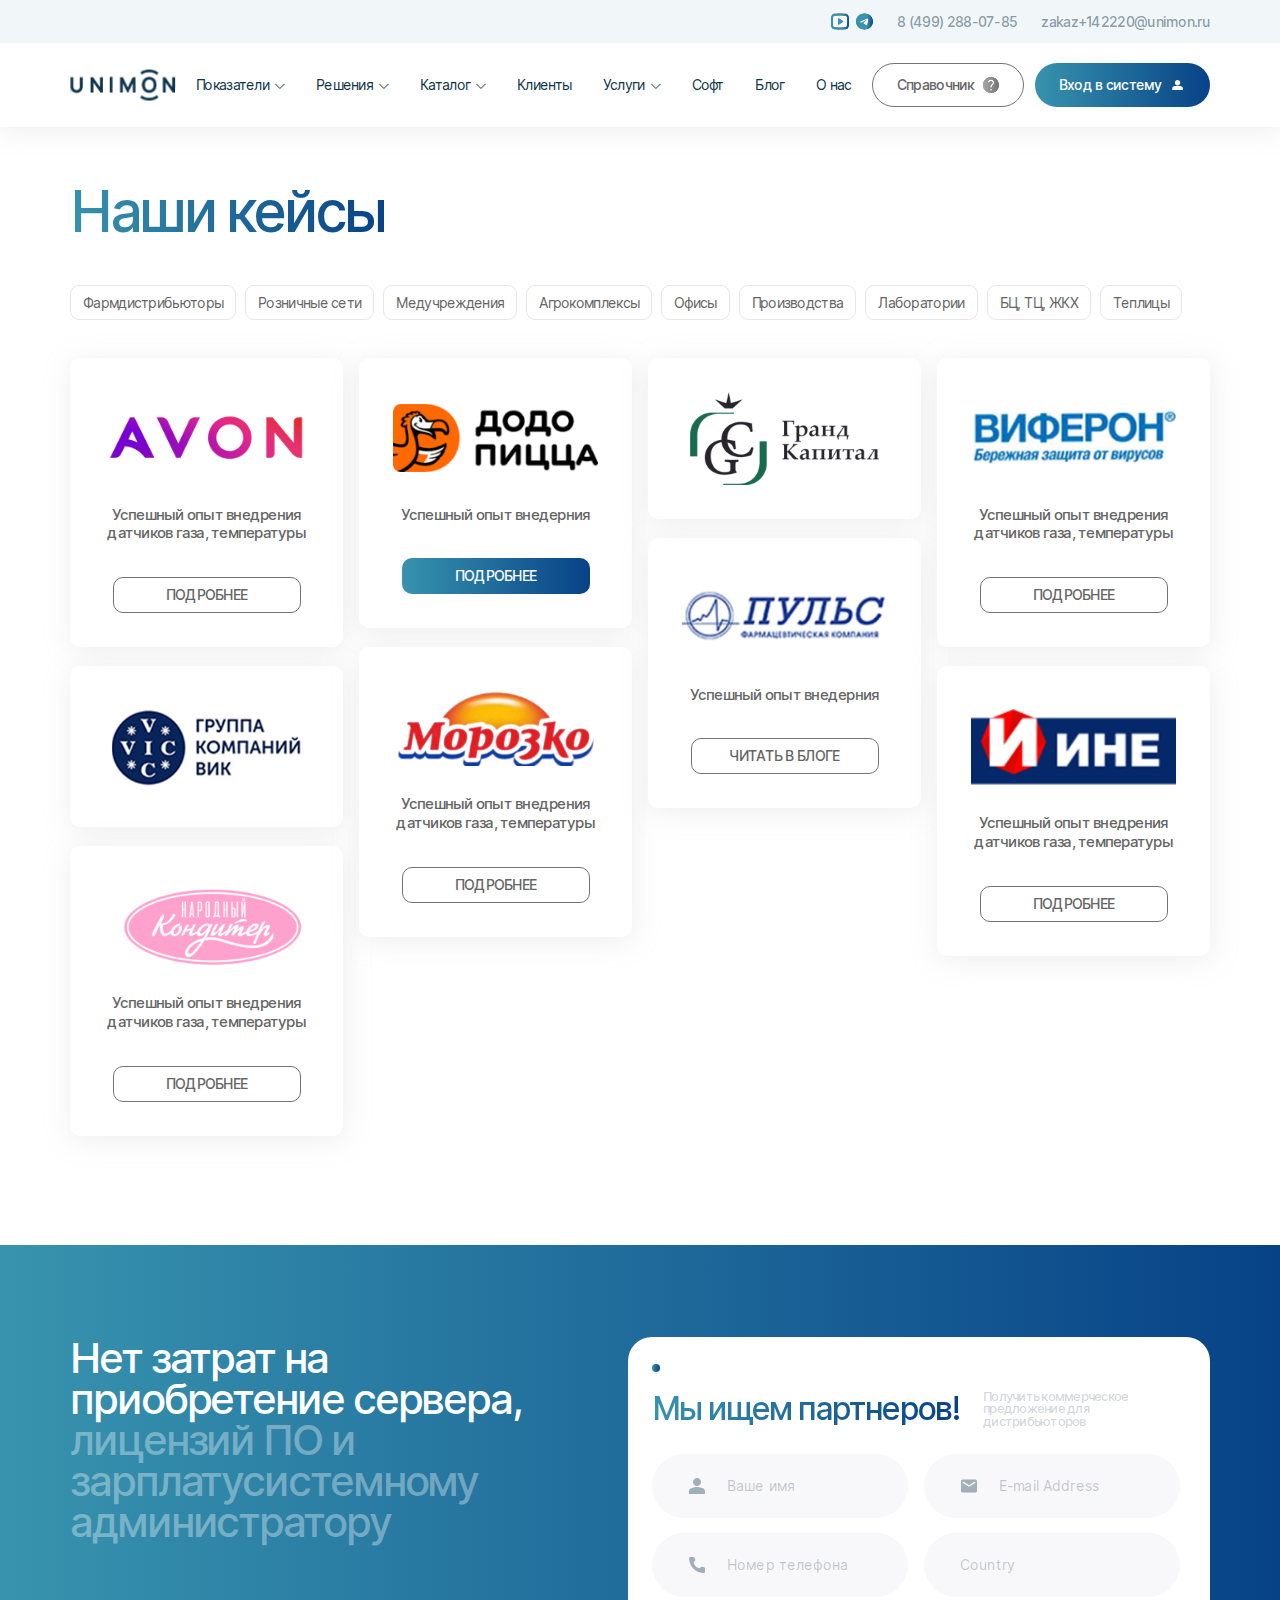
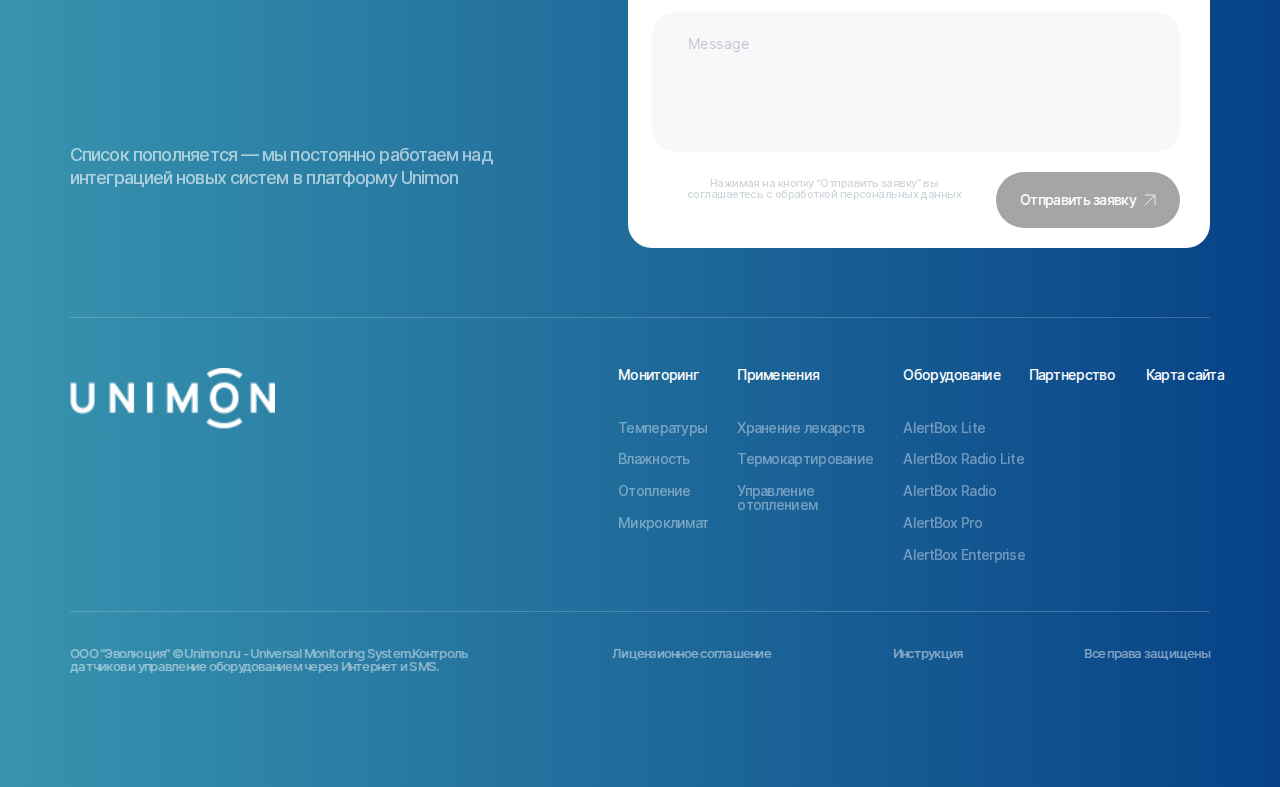
<file: cases.html>
<!DOCTYPE html>
<!--[if lt IE 7]><html lang="ru" class="lt-ie9 lt-ie8 lt-ie7"><![endif]-->
<!--[if IE 7]><html lang="ru" class="lt-ie9 lt-ie8"><![endif]-->
<!--[if IE 8]><html lang="ru" class="lt-ie9"><![endif]-->
<!--[if gt IE 8]><!-->
<html lang="ru">
<!--<![endif]-->
<head>
	<meta charset="utf-8" />
	<title>Заголовок</title>
	<meta http-equiv="X-UA-Compatible" content="IE=edge" />
	<meta name="viewport" content="width=device-width, initial-scale=1, maximum-scale=1">
	<meta name="format-detection" content="telephone=no" />
	<link rel="shortcut icon" href="favicon.png" />
	<link rel="stylesheet" href="libs/bootstrap/bootstrap-grid.css" />
	<link rel="stylesheet" href="libs/fontawesome-free-5.12.0-web/css/all.min.css" />
	<link rel="stylesheet" href="libs/fancybox-master/dist/jquery.fancybox.min.css" />
	<link rel="stylesheet" href="libs/animate/animate.min.css" />
	<link rel="stylesheet" href="libs/slick-1.5.9/slick/slick.css" />
	<link rel="stylesheet" href="libs/slick-1.5.9/slick/slick-theme.css" />
	<link rel="stylesheet" href="css/fonts.css" />
	<link rel="stylesheet" href="css/main.css?ver=1.11" />
	<link rel="stylesheet" href="css/media.css?ver=1.11" />
</head>
<body>

	<div class="wrapper">

		<div class="fixed-buttons">
			<div class="fixed-buttons__content">
				<ul>
					<li><a href="#" target="_blank" class="btn-fixed"><img src="img/ic_cont1.svg" alt="alt"></a></li>
					<li><a href="#" target="_blank" class="btn-fixed"><img src="img/ic_cont2.svg" alt="alt"></a></li>
					<li><a href="#" target="_blank" class="btn-fixed"><img src="img/ic_cont3.svg" alt="alt"></a></li>
					<li><a href="#" target="_blank" class="btn-social-fixed"><img src="img/telegram.svg" alt="alt"></a></li>
				</ul>
			</div>
			<div class="fixed-buttons__head"></div>
		</div>

		<header class="header">
			<div class="header__top">
				<div class="container">
					<div class="header__wrapper">
						<ul class="list-socials">
							<li><a href="#" target="_blank"><img src="img/soc1.svg" alt="alt"></a></li>
							<li><a href="#" target="_blank"><img src="img/soc2.svg" alt="alt"></a></li>
						</ul>
						<a href="tel:+84992880785" class="header__contact">8 (499) 288-07-85</a>
						<a href="mailto:zakaz+142220@unimon.ru" class="header__contact">zakaz+142220@unimon.ru</a>
					</div>
				</div>
			</div>
			<div class="header__bottom">
				<div class="container">
					<div class="header__wrapper">
						<a href="#" class="logo">
							<img src="img/logo.svg" alt="alt">
						</a>
						<ul class="menu">
							<li class="menu__haschld">
								<a href="#">Показатели</a>
								<div class="menu__dropdown">
									<div class="container">
										<ul>
											<li><a href="#">Показатели температуры</a></li>
										</ul>
									</div>
								</div>
							</li>
							<li class="menu__haschld">
								<a href="#">Решения</a>
								<div class="menu__dropdown">
									<div class="container">
										<ul>
											<li><a href="#">Температуры</a></li>
											<li><a href="#">Влажность</a></li>
											<li><a href="#">Отопление</a></li>
											<li><a href="#">Микроклимат</a></li>
										</ul>
									</div>
								</div>
							</li>
							<li class="menu__haschld">
								<a href="#">Каталог</a>
								<div class="menu__dropdown">
									<div class="container">
										<div class="row">
											<div class="col-lg-3 col-md-6">
												<a href="#" class="menu__title">Радиомодули</a>
												<ul>
													<li><a href="#">AlertNode</a></li>
													<li><a href="#">AlertNode RTD Max</a></li>
													<li><a href="#">AlertNode RTD Max</a></li>
												</ul>
											</div>
											<div class="col-lg-3 col-md-6">
												<a href="#" class="menu__title">Контроллеры</a>
												<ul>
													<li><a href="#">AlertNode</a></li>
													<li><a href="#">AlertNode RTD Max</a></li>
													<li><a href="#">AlertNode RTD Max</a></li>
												</ul>
											</div>
											<div class="col-lg-3 col-md-6">
												<a href="#" class="menu__title">Датчики микроклимата</a>
												<ul>
													<li><a href="#">AlertNode</a></li>
													<li><a href="#">AlertNode RTD Max</a></li>
													<li><a href="#">AlertNode RTD Max</a></li>
												</ul>
											</div>
											<div class="col-lg-3 col-md-6">
												<a href="#" class="menu__title">Дополнительное оборудование</a>
												<ul>
													<li><a href="#">AlertNode</a></li>
													<li><a href="#">AlertNode RTD Max</a></li>
													<li><a href="#">AlertNode RTD Max</a></li>
												</ul>
											</div>
										</div>
									</div>
								</div>
							</li>
							<li><a href="#">Клиенты</a></li>
							<li class="menu__haschld">
								<a href="#">Услуги</a>
								<div class="menu__dropdown">
									<div class="container">
										<ul>
											<li><a href="#">Хранение лекарств</a></li>
											<li><a href="#">Термокартирование</a></li>
											<li><a href="#">Управление отоплением</a></li>
										</ul>
									</div>
								</div>
							</li>
							<li><a href="#">Софт</a></li>
							<li><a href="#">Блог</a></li>
							<li><a href="#">О нас</a></li>
						</ul>
						<div class="header__buttons">
							<a href="#" class="btn-main btn-main_default">Справочник <img src="img/ic_help2.svg" alt="alt"></a>
							<a href="#" class="btn-main">Вход в систему <img src="img/ic_user.svg" alt="alt"></a>
						</div>
						<a href="tel:+84992880785" class="header__button"><img src="img/tel.svg" alt="alt"></a>
						<a href="mailto:unimon@mail.ru" class="header__button"><img src="img/msg.svg" alt="alt"></a>
						<span class='sandwich'>
							<span class='sw-topper'></span>
							<span class='sw-bottom'></span>
							<span class='sw-footer'></span>
						</span>
					</div>
				</div>
			</div>
			<div class="menu-mobile">
				<div class="menu-mobile__close"></div>
				<a href="#" class="btn-login"><img src="img/login.svg" alt="alt">Вход в систему</a>
				<ul class="nav">
					<li class="nav__haschld">
						<a href="#">Показатели</a>
						<div class="nav__dropdown">
							<ul>
								<li><a href="#">Показатели температуры</a></li>
							</ul>
						</div>
					</li>
					<li class="nav__haschld">
						<a href="#">Решения</a>
						<div class="nav__dropdown">
							<ul>
								<li><a href="#">Температуры</a></li>
								<li><a href="#">Влажность</a></li>
								<li><a href="#">Отопление</a></li>
								<li><a href="#">Микроклимат</a></li>
							</ul>
						</div>
					</li>
					<li class="nav__haschld">
						<a href="#">Каталог</a>
						<div class="nav__dropdown">
							<a href="#" class="nav__title">Радиомодули</a>
							<ul>
								<li><a href="#">AlertNode</a></li>
								<li><a href="#">AlertNode RTD Max</a></li>
								<li><a href="#">AlertNode RTD Max</a></li>
							</ul>
							<a href="#" class="nav__title">Контроллеры</a>
							<ul>
								<li><a href="#">AlertNode</a></li>
								<li><a href="#">AlertNode RTD Max</a></li>
								<li><a href="#">AlertNode RTD Max</a></li>
							</ul>
							<a href="#" class="nav__title">Датчики микроклимата</a>
							<ul>
								<li><a href="#">AlertNode</a></li>
								<li><a href="#">AlertNode RTD Max</a></li>
								<li><a href="#">AlertNode RTD Max</a></li>
							</ul>
							<a href="#" class="nav__title">Дополнительное оборудование</a>
							<ul>
								<li><a href="#">AlertNode</a></li>
								<li><a href="#">AlertNode RTD Max</a></li>
								<li><a href="#">AlertNode RTD Max</a></li>
							</ul>
						</div>
					</li>
					<li><a href="#">Клиенты</a></li>
					<li class="nav__haschld">
						<a href="#">Услуги</a>
						<div class="nav__dropdown">
							<ul>
								<li><a href="#">Хранение лекарств</a></li>
								<li><a href="#">Термокартирование</a></li>
								<li><a href="#">Управление отоплением</a></li>
							</ul>
						</div>
					</li>
					<li><a href="#">Софт</a></li>
					<li><a href="#">Блог</a></li>
					<li><a href="#">О нас</a></li>
				</ul>
				<div class="menu-mobile__contacts">
					<p><a href="tel:+79682864967" class="menu-mobile__phone">+ 7 968 286 49 67</a></p>
					<p><a href="mailto:unimon@mail.ru" class="menu-mobile__mail">unimon@mail.ru</a></p>
					<ul class="socials-main">
						<li><a href="#" target="_blank"><img src="img/ic_tg.svg" alt="alt"></a></li>
						<li><a href="#" target="_blank"><img src="img/ic_yt.svg" alt="alt"></a></li>
					</ul>
				</div>
			</div>
			<div class="menu-overlay"></div>
		</header>

		<section class="page-cases">
			<div class="container">
				<h1 class="title-section"><span>Наши кейсы</span></h1>
				<ul class="list-tags">
					<li><a href="#">Фармдистрибьюторы</a></li>
					<li><a href="#">Розничные сети</a></li>
					<li><a href="#">Медучреждения</a></li>
					<li><a href="#">Агрокомплексы</a></li>
					<li><a href="#">Офисы</a></li>
					<li><a href="#">Производства</a></li>
					<li><a href="#">Лаборатории</a></li>
					<li><a href="#">БЦ, ТЦ, ЖКХ</a></li>
					<li><a href="#">Теплицы</a></li>
				</ul>
				<div class="row">
					<div class="col-lg-3">
						<div class="item-case">
							<div class="item-case__image">
								<img src="img/case1.png" alt="alt">
							</div>
							<div class="item-case__title">Успешный опыт внедрения датчиков газа, температуры </div>
							<a href="#" class="btn-main btn-main_default">подробнее</a>
						</div>
						<div class="item-case">
							<div class="item-case__image">
								<img src="img/case2.png" alt="alt">
							</div>
						</div>
						<div class="item-case">
							<div class="item-case__image">
								<img src="img/case3.png" alt="alt">
							</div>
							<div class="item-case__title">Успешный опыт внедрения датчиков газа, температуры </div>
							<a href="#" class="btn-main btn-main_default">подробнее</a>
						</div>
					</div>
					<div class="col-lg-3">
						<div class="item-case">
							<div class="item-case__image">
								<img src="img/case4.png" alt="alt">
							</div>
							<div class="item-case__title">Успешный опыт внедерния </div>
							<a href="#" class="btn-main">подробнее</a>
						</div>
						<div class="item-case">
							<div class="item-case__image">
								<img src="img/case5.png" alt="alt">
							</div>
							<div class="item-case__title">Успешный опыт внедрения датчиков газа, температуры </div>
							<a href="#" class="btn-main btn-main_default">подробнее</a>
						</div>
					</div>
					<div class="col-lg-3">
						<div class="item-case">
							<div class="item-case__image">
								<img src="img/case6.png" alt="alt">
								</div>
						</div>
						<div class="item-case">
							<div class="item-case__image">
								<img src="img/case7.png" alt="alt">
							</div>
							<div class="item-case__title">Успешный опыт внедерния </div>
							<a href="#" class="btn-main btn-main_default">читать в блоге</a>
						</div>
					</div>
					<div class="col-lg-3">
						<div class="item-case">
							<div class="item-case__image">
								<img src="img/case8.png" alt="alt">
							</div>
							<div class="item-case__title">Успешный опыт внедрения датчиков газа, температуры </div>
							<a href="#" class="btn-main btn-main_default">подробнее</a>
						</div>
						<div class="item-case">
							<div class="item-case__image">
								<img src="img/case9.png" alt="alt">
							</div>
							<div class="item-case__title">Успешный опыт внедрения датчиков газа, температуры </div>
							<a href="#" class="btn-main btn-main_default">подробнее</a>
						</div>
					</div>
				</div>
			</div>
		</section>

		<div class="bottom-sections">

			<section class="partnership">
				<div class="container">
					<div class="row">
						<div class="col-lg-5">
							<div class="partnership__title">Нет затрат на приобретение сервера, <span>лицензий ПО и зарплатусистемному администратору</span></div>
							<div class="partnership__descr">Список пополняется — мы постоянно работаем над интеграцией новых систем в платформу Unimon</div>
						</div>
						<div class="col-lg-6 offset-lg-1">
							<div class="form-partnership">
								<div class="form-partnership__head">
									<div class="form-partnership__title">Мы ищем партнеров!</div>
									<div class="form-partnership__descr">Получить коммерческое предложение для дистрибьюторов</div>
								</div>
								<form class="form">
									<div class="row">
										<div class="col-6">
											<div class="item-form">
												<div class="icon-input">
													<img src="img/input_name.svg" alt="alt">
												</div>
												<input type="text" placeholder="Ваше имя" required="required">
											</div>
										</div>
										<div class="col-6">
											<div class="item-form">
												<div class="icon-input">
													<img src="img/input_mail.svg" alt="alt">
												</div>
												<input type="email" placeholder="E-mail Address" required="required">
											</div>
										</div>
										<div class="col-6">
											<div class="item-form">
												<div class="icon-input">
													<img src="img/input_phone.svg" alt="alt">
												</div>
												<input type="tel" placeholder="Номер телефона" class="input-phone" inputmode="numeric" required="required">
											</div>
										</div>
										<div class="col-6">
											<div class="item-form">
												<input type="text" placeholder="Country" required="required">
											</div>
										</div>
										<div class="col-12">
											<div class="item-form">
												<textarea placeholder="Message" required="required"></textarea>
											</div>
										</div>
									</div>
									<div class="form-partnership__bottom">
										<div class="agree-form">Нажимая на кнопку “Отправить заявку” вы соглашаетесь с обработкой персональных данных</div>
										<button class="btn-main disabled">Отправить заявку <img src="img/arrow_btn.svg" alt="alt"></button>
									</div>
								</form>
							</div>
						</div>
					</div>
				</div>
			</section>

			<footer class="footer">
				<div class="container">
					<div class="footer__content">
						<div class="row">
							<div class="col-xl-6 col-lg-4">
								<a href="#" class="footer__logo hidden-mob">
									<img src="img/logo_footer.svg" alt="alt">
								</a>
							</div>
							<div class="col-xl-6 col-lg-8">
								<div class="footer__right">
									<div class="row">
										<div class="col-lg col-4">
											<div class="footer__title">Мониторинг</div>
											<ul class="footer__nav">
												<li><a href="#">Температуры</a></li>
												<li><a href="#">Влажность</a></li>
												<li><a href="#">Отопление</a></li>
												<li><a href="#">Микроклимат</a></li>
											</ul>
										</div>
										<div class="col-lg col-6">
											<div class="footer__title">Применения</div>
											<ul class="footer__nav">
												<li><a href="#">Хранение лекарств</a></li>
												<li><a href="#">Термокартирование</a></li>
												<li><a href="#">Управление отоплением</a></li>
											</ul>
										</div>
										<div class="col-lg col-4">
											<div class="footer__title">Оборудование</div>
											<ul class="footer__nav">
												<li><a href="#">AlertBox Lite</a></li>
												<li><a href="#">AlertBox Radio Lite</a></li>
												<li><a href="#">AlertBox Radio</a></li>
												<li><a href="#">AlertBox Pro</a></li>
												<li><a href="#">AlertBox Enterprise</a></li>
											</ul>
										</div>
										<div class="col-lg-3 col-4">
											<div class="footer__line">
												<a href="#" class="footer__title">Партнерство</a>
												<a href="#" class="footer__title">Карта сайта</a>
											</div>
										</div>
									</div>
								</div>
							</div>
						</div>
					</div>
					<div class="footer__bottom">
						<a href="#" class="footer__logo show-mob">
							<img src="img/logo_footer.svg" alt="alt">
						</a>
						<div class="copyright">ООО "Эволюция" © Unimon.ru - Universal Monitoring System.Контроль датчиков и управление оборудованием через Интернет и SMS.</div>
						<a href="#">Лицензионное соглашение</a>
						<a href="#">Инструкция</a>
						<a href="#">Все права защищены</a>
					</div>
				</div>
			</footer>

		</div>
		
	</div>

	<div id="callback" class="modal-block">
		<div class="modal-wrap">
			<div class="title-modal">Оставьте заявку и мы скоро с вами свяжемся</div>
			<form class="form">
				<div class="item-form">
					<div class="icon-input">
						<img src="img/input_name.svg" alt="alt">
					</div>
					<input type="text" placeholder="Ваше имя" required="required">
				</div>
				<div class="item-form">
					<div class="icon-input">
						<img src="img/input_phone.svg" alt="alt">
					</div>
					<input type="tel" placeholder="Номер телефона" class="input-phone" inputmode="numeric" required="required">
				</div>
				<div class="item-form">
					<div class="icon-input">
						<img src="img/input_mail.svg" alt="alt">
					</div>
					<input type="email" placeholder="E-mail Address" required="required">
				</div>
				<div class="agree-form">Нажимая на кнопку “Отправить заявку” вы соглашаетесь с обработкой персональных данных</div>
				<button class="btn-main disabled">Отправить заявку <img src="img/arrow_btn.svg" alt="alt"></button>
			</form>
		</div>
	</div>

	<!--[if lt IE 9]>
	<script src="libs/html5shiv/es5-shim.min.js"></script>
	<script src="libs/html5shiv/html5shiv.min.js"></script>
	<script src="libs/html5shiv/html5shiv-printshiv.min.js"></script>
	<script src="libs/respond/respond.min.js"></script>
	<![endif]-->
	<script src="libs/jquery/jquery-3.6.0.min.js"></script>
	<script src="libs/jquery-mousewheel/jquery.mousewheel.min.js"></script>
	<script src="libs/fancybox-master/dist/jquery.fancybox.min.js"></script>
	<script src="libs/animate/wow.min.js"></script>
	<script src="libs/animate/animate-css.js"></script>
	<script src="libs/slick-1.5.9/slick/slick.min.js"></script>
	<script src="libs/scroll2id/PageScroll2id.min.js"></script>
	<script src="libs/mask/jquery.maskedinput.js"></script>
	<script src="libs/jQueryFormStyler-master/jquery.formstyler.min.js"></script>
	<script src="js/common.js?ver=1.11"></script>
	<!-- Yandex.Metrika counter --><!-- /Yandex.Metrika counter -->
	<!-- Google Analytics counter --><!-- /Google Analytics counter -->
</body>
</html>
</file>
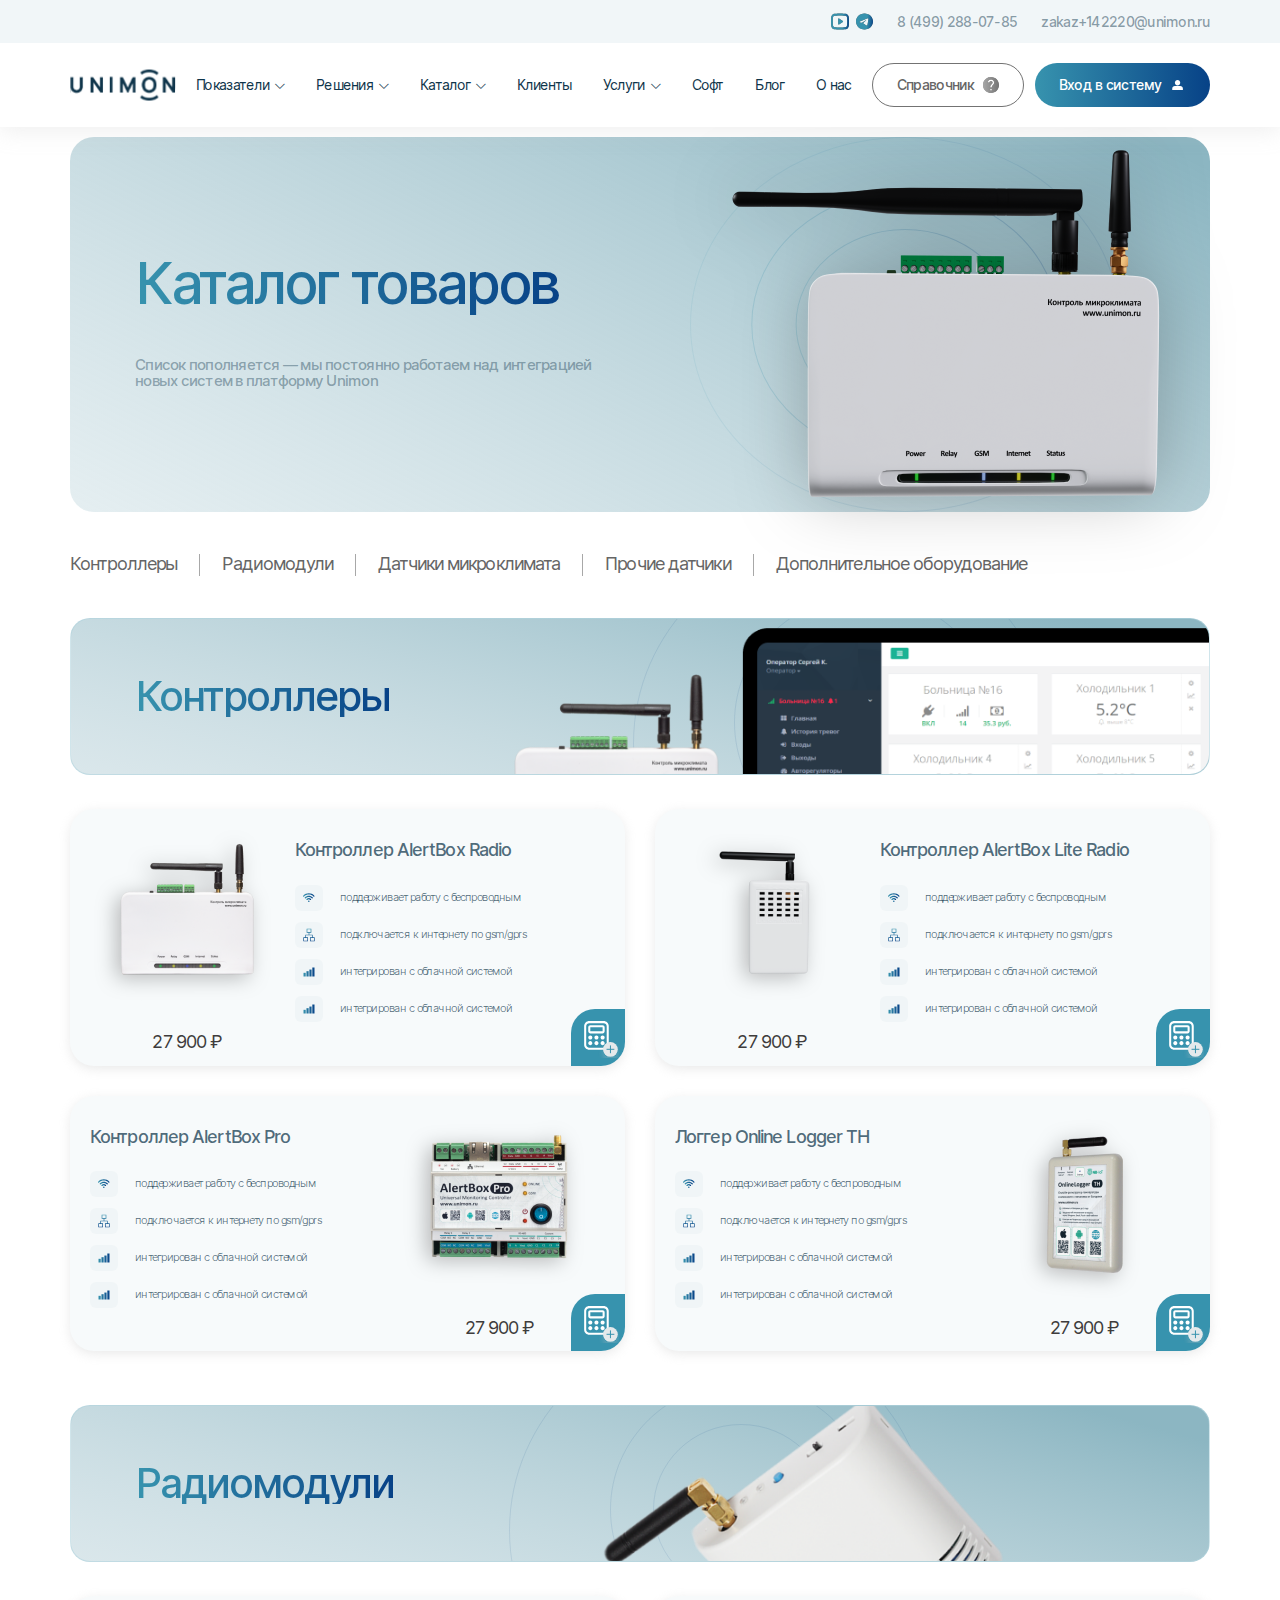
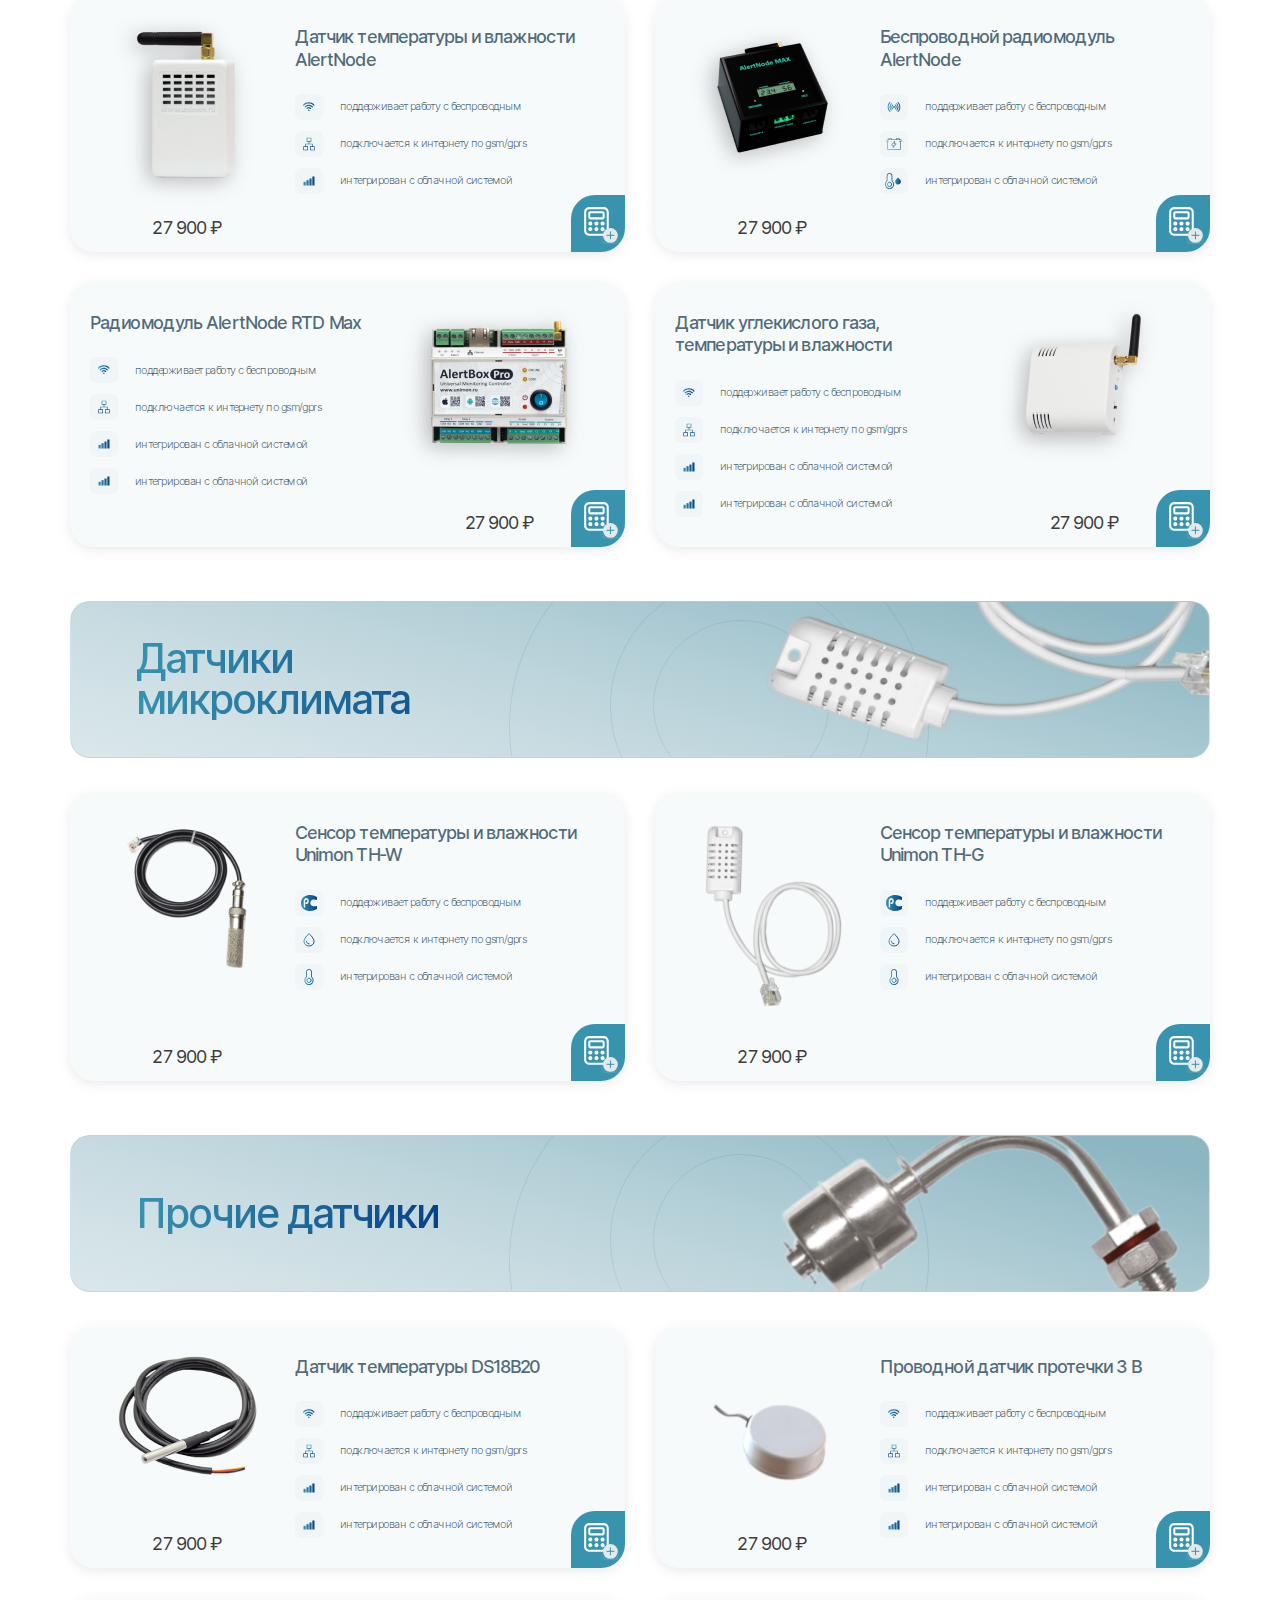
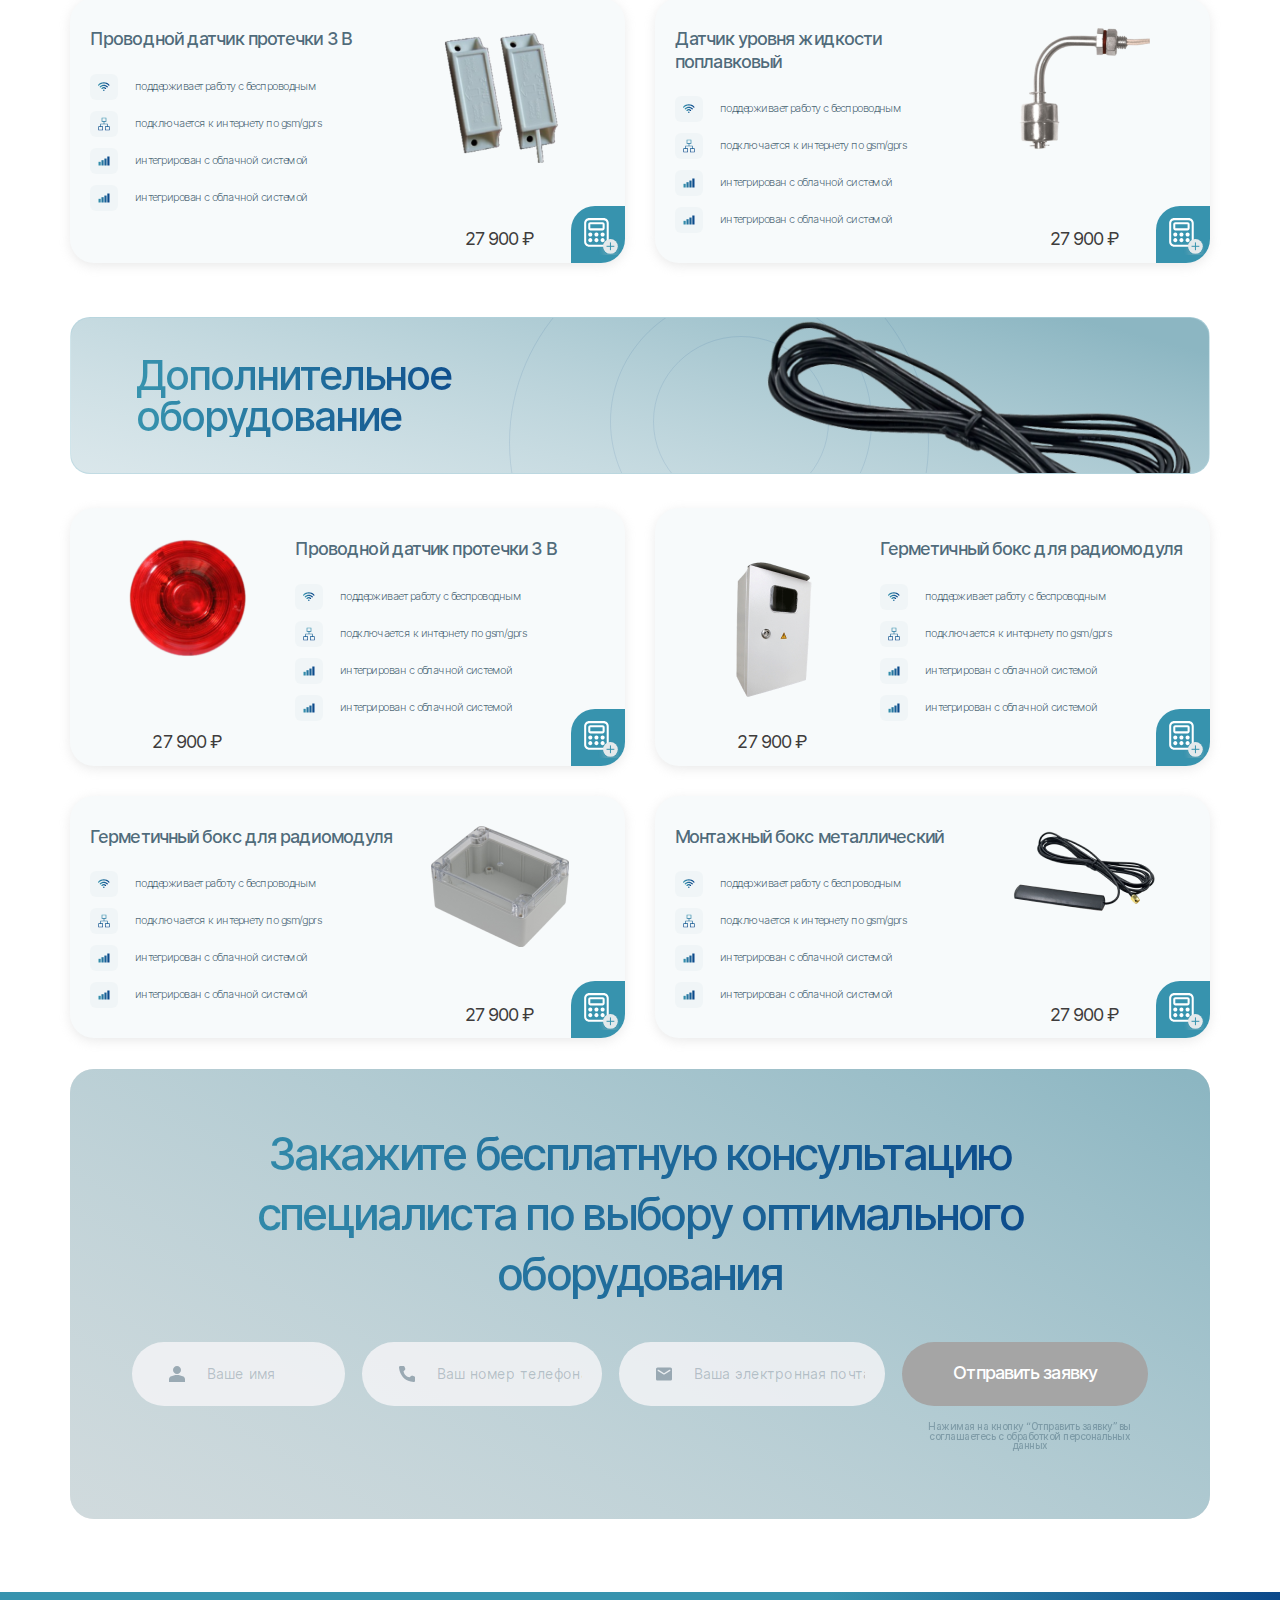
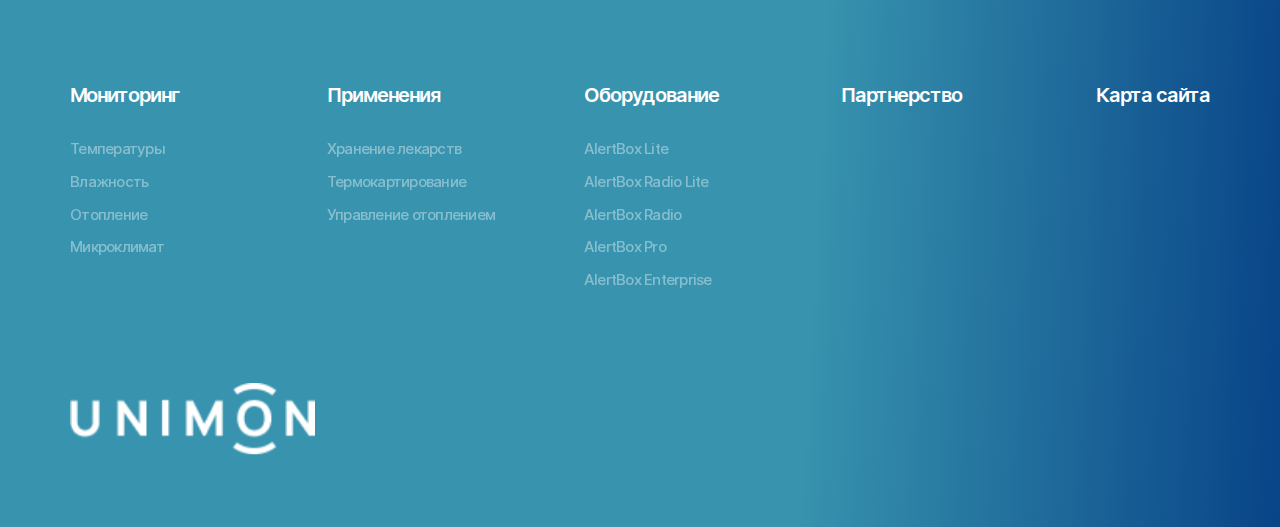
<file: catalog.html>
<!DOCTYPE html>
<!--[if lt IE 7]><html lang="ru" class="lt-ie9 lt-ie8 lt-ie7"><![endif]-->
<!--[if IE 7]><html lang="ru" class="lt-ie9 lt-ie8"><![endif]-->
<!--[if IE 8]><html lang="ru" class="lt-ie9"><![endif]-->
<!--[if gt IE 8]><!-->
<html lang="ru">
<!--<![endif]-->
<head>
	<meta charset="utf-8" />
	<title>Заголовок</title>
	<meta http-equiv="X-UA-Compatible" content="IE=edge" />
	<meta name="viewport" content="width=device-width, initial-scale=1, maximum-scale=1">
	<meta name="format-detection" content="telephone=no" />
	<link rel="shortcut icon" href="favicon.png" />
	<link rel="stylesheet" href="libs/bootstrap/bootstrap-grid.css" />
	<link rel="stylesheet" href="libs/fontawesome-free-5.12.0-web/css/all.min.css" />
	<link rel="stylesheet" href="libs/fancybox-master/dist/jquery.fancybox.min.css" />
	<link rel="stylesheet" href="libs/animate/animate.min.css" />
	<link rel="stylesheet" href="libs/slick-1.5.9/slick/slick.css" />
	<link rel="stylesheet" href="libs/slick-1.5.9/slick/slick-theme.css" />
	<link rel="stylesheet" href="css/fonts.css" />
	<link rel="stylesheet" href="css/main.css?ver=1.17" />
	<link rel="stylesheet" href="css/media.css?ver=1.17" />
</head>
<body>

	<div class="wrapper">

		<div class="fixed-buttons">
			<div class="fixed-buttons__content">
				<ul>
					<li><a href="#" target="_blank" class="btn-fixed"><img src="img/ic_cont1.svg" alt="alt"></a></li>
					<li><a href="#" target="_blank" class="btn-fixed"><img src="img/ic_cont2.svg" alt="alt"></a></li>
					<li><a href="#" target="_blank" class="btn-fixed"><img src="img/ic_cont3.svg" alt="alt"></a></li>
					<li><a href="#" target="_blank" class="btn-social-fixed"><img src="img/telegram.svg" alt="alt"></a></li>
				</ul>
			</div>
			<div class="fixed-buttons__head"></div>
		</div>

		<header class="header">
			<div class="header__top">
				<div class="container">
					<div class="header__wrapper">
						<ul class="list-socials">
							<li><a href="#" target="_blank"><img src="img/soc1.svg" alt="alt"></a></li>
							<li><a href="#" target="_blank"><img src="img/soc2.svg" alt="alt"></a></li>
						</ul>
						<a href="tel:+84992880785" class="header__contact">8 (499) 288-07-85</a>
						<a href="mailto:zakaz+142220@unimon.ru" class="header__contact">zakaz+142220@unimon.ru</a>
					</div>
				</div>
			</div>
			<div class="header__bottom">
				<div class="container">
					<div class="header__wrapper">
						<a href="#" class="logo">
							<img src="img/logo.svg" alt="alt">
						</a>
						<ul class="menu">
							<li class="menu__haschld">
								<a href="#">Показатели</a>
								<div class="menu__dropdown">
									<div class="container">
										<ul>
											<li><a href="#">Показатели температуры</a></li>
										</ul>
									</div>
								</div>
							</li>
							<li class="menu__haschld">
								<a href="#">Решения</a>
								<div class="menu__dropdown">
									<div class="container">
										<ul>
											<li><a href="#">Температуры</a></li>
											<li><a href="#">Влажность</a></li>
											<li><a href="#">Отопление</a></li>
											<li><a href="#">Микроклимат</a></li>
										</ul>
									</div>
								</div>
							</li>
							<li class="menu__haschld">
								<a href="#">Каталог</a>
								<div class="menu__dropdown">
									<div class="container">
										<div class="row">
											<div class="col-lg-3 col-md-6">
												<a href="#" class="menu__title">Радиомодули</a>
												<ul>
													<li><a href="#">AlertNode</a></li>
													<li><a href="#">AlertNode RTD Max</a></li>
													<li><a href="#">AlertNode RTD Max</a></li>
												</ul>
											</div>
											<div class="col-lg-3 col-md-6">
												<a href="#" class="menu__title">Контроллеры</a>
												<ul>
													<li><a href="#">AlertNode</a></li>
													<li><a href="#">AlertNode RTD Max</a></li>
													<li><a href="#">AlertNode RTD Max</a></li>
												</ul>
											</div>
											<div class="col-lg-3 col-md-6">
												<a href="#" class="menu__title">Датчики микроклимата</a>
												<ul>
													<li><a href="#">AlertNode</a></li>
													<li><a href="#">AlertNode RTD Max</a></li>
													<li><a href="#">AlertNode RTD Max</a></li>
												</ul>
											</div>
											<div class="col-lg-3 col-md-6">
												<a href="#" class="menu__title">Дополнительное оборудование</a>
												<ul>
													<li><a href="#">AlertNode</a></li>
													<li><a href="#">AlertNode RTD Max</a></li>
													<li><a href="#">AlertNode RTD Max</a></li>
												</ul>
											</div>
										</div>
									</div>
								</div>
							</li>
							<li><a href="#">Клиенты</a></li>
							<li class="menu__haschld">
								<a href="#">Услуги</a>
								<div class="menu__dropdown">
									<div class="container">
										<ul>
											<li><a href="#">Хранение лекарств</a></li>
											<li><a href="#">Термокартирование</a></li>
											<li><a href="#">Управление отоплением</a></li>
										</ul>
									</div>
								</div>
							</li>
							<li><a href="#">Софт</a></li>
							<li><a href="#">Блог</a></li>
							<li><a href="#">О нас</a></li>
						</ul>
						<div class="header__buttons">
							<a href="#" class="btn-main btn-main_default">Справочник <img src="img/ic_help2.svg" alt="alt"></a>
							<a href="#" class="btn-main">Вход в систему <img src="img/ic_user.svg" alt="alt"></a>
						</div>
						<a href="tel:+84992880785" class="header__button"><img src="img/tel.svg" alt="alt"></a>
						<a href="mailto:unimon@mail.ru" class="header__button"><img src="img/msg.svg" alt="alt"></a>
						<a href="calculation.html" class="btn-basket">
							<span class="btn-basket__wrap">
								<img src="img/basket.svg" alt="alt">
								<div class="btn-basket__value">3</div>
							</span>
						</a>
						<span class='sandwich'>
							<span class='sw-topper'></span>
							<span class='sw-bottom'></span>
							<span class='sw-footer'></span>
						</span>
					</div>
				</div>
			</div>
			<div class="menu-mobile">
				<div class="menu-mobile__close"></div>
				<a href="#" class="btn-login"><img src="img/login.svg" alt="alt">Вход в систему</a>
				<ul class="nav">
					<li class="nav__haschld">
						<a href="#">Показатели</a>
						<div class="nav__dropdown">
							<ul>
								<li><a href="#">Показатели температуры</a></li>
							</ul>
						</div>
					</li>
					<li class="nav__haschld">
						<a href="#">Решения</a>
						<div class="nav__dropdown">
							<ul>
								<li><a href="#">Температуры</a></li>
								<li><a href="#">Влажность</a></li>
								<li><a href="#">Отопление</a></li>
								<li><a href="#">Микроклимат</a></li>
							</ul>
						</div>
					</li>
					<li class="nav__haschld">
						<a href="#">Каталог</a>
						<div class="nav__dropdown">
							<a href="#" class="nav__title">Радиомодули</a>
							<ul>
								<li><a href="#">AlertNode</a></li>
								<li><a href="#">AlertNode RTD Max</a></li>
								<li><a href="#">AlertNode RTD Max</a></li>
							</ul>
							<a href="#" class="nav__title">Контроллеры</a>
							<ul>
								<li><a href="#">AlertNode</a></li>
								<li><a href="#">AlertNode RTD Max</a></li>
								<li><a href="#">AlertNode RTD Max</a></li>
							</ul>
							<a href="#" class="nav__title">Датчики микроклимата</a>
							<ul>
								<li><a href="#">AlertNode</a></li>
								<li><a href="#">AlertNode RTD Max</a></li>
								<li><a href="#">AlertNode RTD Max</a></li>
							</ul>
							<a href="#" class="nav__title">Дополнительное оборудование</a>
							<ul>
								<li><a href="#">AlertNode</a></li>
								<li><a href="#">AlertNode RTD Max</a></li>
								<li><a href="#">AlertNode RTD Max</a></li>
							</ul>
						</div>
					</li>
					<li><a href="#">Клиенты</a></li>
					<li class="nav__haschld">
						<a href="#">Услуги</a>
						<div class="nav__dropdown">
							<ul>
								<li><a href="#">Хранение лекарств</a></li>
								<li><a href="#">Термокартирование</a></li>
								<li><a href="#">Управление отоплением</a></li>
							</ul>
						</div>
					</li>
					<li><a href="#">Софт</a></li>
					<li><a href="#">Блог</a></li>
					<li><a href="#">О нас</a></li>
				</ul>
				<div class="menu-mobile__contacts">
					<p><a href="tel:+79682864967" class="menu-mobile__phone">+ 7 968 286 49 67</a></p>
					<p><a href="mailto:unimon@mail.ru" class="menu-mobile__mail">unimon@mail.ru</a></p>
					<ul class="socials-main">
						<li><a href="#" target="_blank"><img src="img/ic_tg.svg" alt="alt"></a></li>
						<li><a href="#" target="_blank"><img src="img/ic_yt.svg" alt="alt"></a></li>
					</ul>
				</div>
			</div>
			<div class="menu-overlay"></div>
		</header>

		<section class="page-catalog">
			<div class="container">
				<div class="billbord-catalog">
					<div class="row align-items-center">
						<div class="col-lg-6">
							<h1 class="title-section"><span>Каталог товаров</span></h1>
							<p>Список пополняется — мы постоянно работаем над интеграцией новых систем в платформу Unimon</p>
						</div>
						<div class="col-lg-6">
							<div class="billbord-catalog__image">
								<img src="img/billbord_catalog1.png" alt="alt">
							</div>
						</div>
					</div>
				</div>
				<ul class="nav-catalog hidden-mob">
					<li><a href="#sect-catalog1">Контроллеры</a></li>
					<li><a href="#sect-catalog2">Радиомодули</a></li>
					<li><a href="#sect-catalog3">Датчики микроклимата</a></li>
					<li><a href="#sect-catalog4">Прочие датчики</a></li>
					<li><a href="#sect-catalog5">Дополнительное оборудование</a></li>
				</ul>
				<div class="head-catalog" id="sect-catalog1">
					<h2 class="head-catalog__title">Контроллеры</h2>
					<div class="head-catalog__image">
						<img src="img/head_catalog1.png" class="hidden-mob" alt="alt">
						<img src="img/head_catalog1_mob.png" class="show-mob" alt="alt">
					</div>
				</div>
				<div class="row row_catalog">
					<div class="col-lg-6">
						<div class="item-catalog">
							<div class="item-catalog__info">
								<a href="#" class="item-catalog__image">
									<img src="img/catalog1.png" alt="alt">
								</a>
								<div class="item-catalog__price">27 900 ₽</div>
							</div>
							<div class="item-catalog__content">
								<a href="#" class="item-catalog__title">Контроллер AlertBox Radio</a>
								<div class="feature"><div class="feature__icon"><img src="img/ic_wifi.svg" alt="alt"></div> Поддерживает работу с беспроводным </div>
								<div class="feature"><div class="feature__icon"><img src="img/ic_lan.svg" alt="alt"></div> Подключается к Интернету по GSM/GPRS</div>
								<div class="feature"><div class="feature__icon"><img src="img/ic_signal.svg" alt="alt"></div> Интегрирован с облачной системой</div>
								<div class="feature"><div class="feature__icon"><img src="img/ic_signal.svg" alt="alt"></div> Интегрирован с облачной системой</div>
							</div>
							<a href="#modal-order" class="item-catalog__calculator fancybox-order"></a>
						</div>
					</div>
					<div class="col-lg-6">
						<div class="item-catalog">
							<div class="item-catalog__info">
								<a href="#" class="item-catalog__image">
									<img src="img/catalog2.png" alt="alt">
								</a>
								<div class="item-catalog__price">27 900 ₽</div>
							</div>
							<div class="item-catalog__content">
								<a href="#" class="item-catalog__title">Контроллер AlertBox Lite Radio</a>
								<div class="feature"><div class="feature__icon"><img src="img/ic_wifi.svg" alt="alt"></div> Поддерживает работу с беспроводным </div>
								<div class="feature"><div class="feature__icon"><img src="img/ic_lan.svg" alt="alt"></div> Подключается к Интернету по GSM/GPRS</div>
								<div class="feature"><div class="feature__icon"><img src="img/ic_signal.svg" alt="alt"></div> Интегрирован с облачной системой</div>
								<div class="feature"><div class="feature__icon"><img src="img/ic_signal.svg" alt="alt"></div> Интегрирован с облачной системой</div>
							</div>
							<a href="#modal-order" class="item-catalog__calculator fancybox-order"></a>
						</div>
					</div>
					<div class="col-lg-6">
						<div class="item-catalog">
							<div class="item-catalog__info">
								<a href="#" class="item-catalog__image">
									<img src="img/catalog3.png" alt="alt">
								</a>
								<div class="item-catalog__price">27 900 ₽</div>
							</div>
							<div class="item-catalog__content">
								<a href="#" class="item-catalog__title">Контроллер AlertBox Pro</a>
								<div class="feature"><div class="feature__icon"><img src="img/ic_wifi.svg" alt="alt"></div> Поддерживает работу с беспроводным </div>
								<div class="feature"><div class="feature__icon"><img src="img/ic_lan.svg" alt="alt"></div> Подключается к Интернету по GSM/GPRS</div>
								<div class="feature"><div class="feature__icon"><img src="img/ic_signal.svg" alt="alt"></div> Интегрирован с облачной системой</div>
								<div class="feature"><div class="feature__icon"><img src="img/ic_signal.svg" alt="alt"></div> Интегрирован с облачной системой</div>
							</div>
							<a href="#modal-order" class="item-catalog__calculator fancybox-order"></a>
						</div>
					</div>
					<div class="col-lg-6">
						<div class="item-catalog">
							<div class="item-catalog__info">
								<a href="#" class="item-catalog__image">
									<img src="img/catalog4.png" alt="alt">
								</a>
								<div class="item-catalog__price">27 900 ₽</div>
							</div>
							<div class="item-catalog__content">
								<a href="#" class="item-catalog__title">Логгер Online Logger TH</a>
								<div class="feature"><div class="feature__icon"><img src="img/ic_wifi.svg" alt="alt"></div> Поддерживает работу с беспроводным </div>
								<div class="feature"><div class="feature__icon"><img src="img/ic_lan.svg" alt="alt"></div> Подключается к Интернету по GSM/GPRS</div>
								<div class="feature"><div class="feature__icon"><img src="img/ic_signal.svg" alt="alt"></div> Интегрирован с облачной системой</div>
								<div class="feature"><div class="feature__icon"><img src="img/ic_signal.svg" alt="alt"></div> Интегрирован с облачной системой</div>
							</div>
							<a href="#modal-order" class="item-catalog__calculator fancybox-order"></a>
						</div>
					</div>
				</div>
				<div class="head-catalog" id="sect-catalog2">
					<h2 class="head-catalog__title">Радиомодули</h2>
					<div class="head-catalog__image">
						<img src="img/head_catalog2.png" class="hidden-mob" alt="alt">
						<img src="img/head_catalog2_mob.png" class="show-mob" alt="alt">
					</div>
				</div>
				<div class="row row_catalog">
					<div class="col-lg-6">
						<div class="item-catalog">
							<div class="item-catalog__info">
								<a href="#" class="item-catalog__image">
									<img src="img/catalog5.png" alt="alt">
								</a>
								<div class="item-catalog__price">27 900 ₽</div>
							</div>
							<div class="item-catalog__content">
								<a href="#" class="item-catalog__title">Датчик температуры и влажности AlertNode</a>
								<div class="feature"><div class="feature__icon"><img src="img/ic_wifi.svg" alt="alt"></div> Поддерживает работу с беспроводным  </div>
								<div class="feature"><div class="feature__icon"><img src="img/ic_lan.svg" alt="alt"></div> Подключается к Интернету по GSM/GPRS</div>
								<div class="feature"><div class="feature__icon"><img src="img/ic_signal.svg" alt="alt"></div> Интегрирован с облачной системой </div>
							</div>
							<a href="#modal-order" class="item-catalog__calculator fancybox-order"></a>
						</div>
					</div>
					<div class="col-lg-6">
						<div class="item-catalog">
							<div class="item-catalog__info">
								<a href="#" class="item-catalog__image">
									<img src="img/catalog6.png" alt="alt">
								</a>
								<div class="item-catalog__price">27 900 ₽</div>
							</div>
							<div class="item-catalog__content">
								<a href="#" class="item-catalog__title">Беспроводной радиомодуль AlertNode</a>
								<div class="feature"><div class="feature__icon"><img src="img/ic_wave.svg" alt="alt"></div> Поддерживает работу с беспроводным </div>
								<div class="feature"><div class="feature__icon"><img src="img/ic_battery.svg" alt="alt"></div> Подключается к Интернету по GSM/GPRS</div>
								<div class="feature"><div class="feature__icon"><img src="img/ic_humidity.svg" alt="alt"></div> Интегрирован с облачной системой </div>
							</div>
							<a href="#modal-order" class="item-catalog__calculator fancybox-order"></a>
						</div>
					</div>
					<div class="col-lg-6">
						<div class="item-catalog">
							<div class="item-catalog__info">
								<a href="#" class="item-catalog__image">
									<img src="img/catalog7.png" alt="alt">
								</a>
								<div class="item-catalog__price">27 900 ₽</div>
							</div>
							<div class="item-catalog__content">
								<a href="#" class="item-catalog__title">Радиомодуль AlertNode RTD Max</a>
								<div class="feature"><div class="feature__icon"><img src="img/ic_wifi.svg" alt="alt"></div> Поддерживает работу с беспроводным </div>
								<div class="feature"><div class="feature__icon"><img src="img/ic_lan.svg" alt="alt"></div> Подключается к Интернету по GSM/GPRS</div>
								<div class="feature"><div class="feature__icon"><img src="img/ic_signal.svg" alt="alt"></div> Интегрирован с облачной системой</div>
								<div class="feature"><div class="feature__icon"><img src="img/ic_signal.svg" alt="alt"></div> Интегрирован с облачной системой</div>
							</div>
							<a href="#modal-order" class="item-catalog__calculator fancybox-order"></a>
						</div>
					</div>
					<div class="col-lg-6">
						<div class="item-catalog">
							<div class="item-catalog__info">
								<a href="#" class="item-catalog__image">
									<img src="img/catalog8.png" alt="alt">
								</a>
								<div class="item-catalog__price">27 900 ₽</div>
							</div>
							<div class="item-catalog__content">
								<a href="#" class="item-catalog__title">Датчик углекислого газа, температуры и влажности</a>
								<div class="feature"><div class="feature__icon"><img src="img/ic_wifi.svg" alt="alt"></div> Поддерживает работу с беспроводным </div>
								<div class="feature"><div class="feature__icon"><img src="img/ic_lan.svg" alt="alt"></div> Подключается к Интернету по GSM/GPRS</div>
								<div class="feature"><div class="feature__icon"><img src="img/ic_signal.svg" alt="alt"></div> Интегрирован с облачной системой</div>
								<div class="feature"><div class="feature__icon"><img src="img/ic_signal.svg" alt="alt"></div> Интегрирован с облачной системой</div>
							</div>
							<a href="#modal-order" class="item-catalog__calculator fancybox-order"></a>
						</div>
					</div>
				</div>
				<div class="head-catalog" id="sect-catalog3">
					<h2 class="head-catalog__title">Датчики микроклимата</h2>
					<div class="head-catalog__image">
						<img src="img/head_catalog3.png" class="hidden-mob" alt="alt">
						<img src="img/head_catalog3_mob.png" class="show-mob" alt="alt">
					</div>
				</div>
				<div class="row row_catalog">
					<div class="col-lg-6">
						<div class="item-catalog">
							<div class="item-catalog__info">
								<a href="#" class="item-catalog__image no-shadow">
									<img src="img/catalog9.png" alt="alt">
								</a>
								<div class="item-catalog__price">27 900 ₽</div>
							</div>
							<div class="item-catalog__content">
								<a href="#" class="item-catalog__title">Cенсор температуры и влажности Unimon TH-W</a>
								<div class="feature"><div class="feature__icon"><img src="img/ic_pc.svg" alt="alt"></div> Поддерживает работу с беспроводным  </div>
								<div class="feature"><div class="feature__icon"><img src="img/ic_drop.svg" alt="alt"></div> Подключается к Интернету по GSM/GPRS</div>
								<div class="feature"><div class="feature__icon"><img src="img/ic_temp.svg" alt="alt"></div> Интегрирован с облачной системой </div>
							</div>
							<a href="#modal-order" class="item-catalog__calculator fancybox-order"></a>
						</div>
					</div>
					<div class="col-lg-6">
						<div class="item-catalog">
							<div class="item-catalog__info">
								<a href="#" class="item-catalog__image no-shadow">
									<img src="img/catalog10.png" alt="alt">
								</a>
								<div class="item-catalog__price">27 900 ₽</div>
							</div>
							<div class="item-catalog__content">
								<a href="#" class="item-catalog__title">Cенсор температуры и влажности Unimon TH-G</a>
								<div class="feature"><div class="feature__icon"><img src="img/ic_pc.svg" alt="alt"></div> Поддерживает работу с беспроводным  </div>
								<div class="feature"><div class="feature__icon"><img src="img/ic_drop.svg" alt="alt"></div> Подключается к Интернету по GSM/GPRS</div>
								<div class="feature"><div class="feature__icon"><img src="img/ic_temp.svg" alt="alt"></div> Интегрирован с облачной системой </div>
							</div>
							<a href="#modal-order" class="item-catalog__calculator fancybox-order"></a>
						</div>
					</div>
				</div>
				<div class="head-catalog" id="sect-catalog4">
					<h2 class="head-catalog__title">Прочие датчики</h2>
					<div class="head-catalog__image">
						<img src="img/head_catalog4.png" class="hidden-mob" alt="alt">
						<img src="img/head_catalog4_mob.png" class="show-mob" alt="alt">
					</div>
				</div>
				<div class="row row_catalog">
					<div class="col-lg-6">
						<div class="item-catalog">
							<div class="item-catalog__info">
								<a href="#" class="item-catalog__image no-shadow">
									<img src="img/catalog11.png" alt="alt">
								</a>
								<div class="item-catalog__price">27 900 ₽</div>
							</div>
							<div class="item-catalog__content">
								<a href="#" class="item-catalog__title">Датчик температуры DS18B20 </a>
								<div class="feature"><div class="feature__icon"><img src="img/ic_wifi.svg" alt="alt"></div> Поддерживает работу с беспроводным </div>
								<div class="feature"><div class="feature__icon"><img src="img/ic_lan.svg" alt="alt"></div> Подключается к Интернету по GSM/GPRS</div>
								<div class="feature"><div class="feature__icon"><img src="img/ic_signal.svg" alt="alt"></div> Интегрирован с облачной системой</div>
								<div class="feature"><div class="feature__icon"><img src="img/ic_signal.svg" alt="alt"></div> Интегрирован с облачной системой</div>
							</div>
							<a href="#modal-order" class="item-catalog__calculator fancybox-order"></a>
						</div>
					</div>
					<div class="col-lg-6">
						<div class="item-catalog">
							<div class="item-catalog__info">
								<a href="#" class="item-catalog__image no-shadow">
									<br>
									<img src="img/catalog12.png" alt="alt">
								</a>
								<div class="item-catalog__price">27 900 ₽</div>
							</div>
							<div class="item-catalog__content">
								<a href="#" class="item-catalog__title">Проводной датчик протечки 3 В</a>
								<div class="feature"><div class="feature__icon"><img src="img/ic_wifi.svg" alt="alt"></div> Поддерживает работу с беспроводным </div>
								<div class="feature"><div class="feature__icon"><img src="img/ic_lan.svg" alt="alt"></div> Подключается к Интернету по GSM/GPRS</div>
								<div class="feature"><div class="feature__icon"><img src="img/ic_signal.svg" alt="alt"></div> Интегрирован с облачной системой</div>
								<div class="feature"><div class="feature__icon"><img src="img/ic_signal.svg" alt="alt"></div> Интегрирован с облачной системой</div>
							</div>
							<a href="#modal-order" class="item-catalog__calculator fancybox-order"></a>
						</div>
					</div>
					<div class="col-lg-6">
						<div class="item-catalog">
							<div class="item-catalog__info">
								<a href="#" class="item-catalog__image no-shadow">
									<img src="img/catalog13.png" alt="alt">
								</a>
								<div class="item-catalog__price">27 900 ₽</div>
							</div>
							<div class="item-catalog__content">
								<a href="#" class="item-catalog__title">Проводной датчик протечки 3 В</a>
								<div class="feature"><div class="feature__icon"><img src="img/ic_wifi.svg" alt="alt"></div> Поддерживает работу с беспроводным </div>
								<div class="feature"><div class="feature__icon"><img src="img/ic_lan.svg" alt="alt"></div> Подключается к Интернету по GSM/GPRS</div>
								<div class="feature"><div class="feature__icon"><img src="img/ic_signal.svg" alt="alt"></div> Интегрирован с облачной системой</div>
								<div class="feature"><div class="feature__icon"><img src="img/ic_signal.svg" alt="alt"></div> Интегрирован с облачной системой</div>
							</div>
							<a href="#modal-order" class="item-catalog__calculator fancybox-order"></a>
						</div>
					</div>
					<div class="col-lg-6">
						<div class="item-catalog">
							<div class="item-catalog__info">
								<a href="#" class="item-catalog__image no-shadow">
									<img src="img/catalog14.png" alt="alt">
								</a>
								<div class="item-catalog__price">27 900 ₽</div>
							</div>
							<div class="item-catalog__content">
								<a href="#" class="item-catalog__title">Датчик уровня жидкости поплавковый</a>
								<div class="feature"><div class="feature__icon"><img src="img/ic_wifi.svg" alt="alt"></div> Поддерживает работу с беспроводным </div>
								<div class="feature"><div class="feature__icon"><img src="img/ic_lan.svg" alt="alt"></div> Подключается к Интернету по GSM/GPRS</div>
								<div class="feature"><div class="feature__icon"><img src="img/ic_signal.svg" alt="alt"></div> Интегрирован с облачной системой</div>
								<div class="feature"><div class="feature__icon"><img src="img/ic_signal.svg" alt="alt"></div> Интегрирован с облачной системой</div>
							</div>
							<a href="#modal-order" class="item-catalog__calculator fancybox-order"></a>
						</div>
					</div>
				</div>
				<div class="head-catalog" id="sect-catalog5">
					<h2 class="head-catalog__title">Дополнительное оборудование</h2>
					<div class="head-catalog__image">
						<img src="img/head_catalog5.png" class="hidden-mob" alt="alt">
						<img src="img/head_catalog5_mob.png" class="show-mob" alt="alt">
					</div>
				</div>
				<div class="row row_catalog">
					<div class="col-lg-6">
						<div class="item-catalog">
							<div class="item-catalog__info">
								<a href="#" class="item-catalog__image no-shadow">
									<img src="img/catalog15.png" alt="alt">
								</a>
								<div class="item-catalog__price">27 900 ₽</div>
							</div>
							<div class="item-catalog__content">
								<a href="#" class="item-catalog__title">Проводной датчик протечки 3 В </a>
								<div class="feature"><div class="feature__icon"><img src="img/ic_wifi.svg" alt="alt"></div> Поддерживает работу с беспроводным </div>
								<div class="feature"><div class="feature__icon"><img src="img/ic_lan.svg" alt="alt"></div> Подключается к Интернету по GSM/GPRS</div>
								<div class="feature"><div class="feature__icon"><img src="img/ic_signal.svg" alt="alt"></div> Интегрирован с облачной системой</div>
								<div class="feature"><div class="feature__icon"><img src="img/ic_signal.svg" alt="alt"></div> Интегрирован с облачной системой</div>
							</div>
							<a href="#modal-order" class="item-catalog__calculator fancybox-order"></a>
						</div>
					</div>
					<div class="col-lg-6">
						<div class="item-catalog">
							<div class="item-catalog__info">
								<a href="#" class="item-catalog__image no-shadow">
									<br>
									<img src="img/catalog16.png" alt="alt">
								</a>
								<div class="item-catalog__price">27 900 ₽</div>
							</div>
							<div class="item-catalog__content">
								<a href="#" class="item-catalog__title">Герметичный бокс для радиомодуля</a>
								<div class="feature"><div class="feature__icon"><img src="img/ic_wifi.svg" alt="alt"></div> Поддерживает работу с беспроводным </div>
								<div class="feature"><div class="feature__icon"><img src="img/ic_lan.svg" alt="alt"></div> Подключается к Интернету по GSM/GPRS</div>
								<div class="feature"><div class="feature__icon"><img src="img/ic_signal.svg" alt="alt"></div> Интегрирован с облачной системой</div>
								<div class="feature"><div class="feature__icon"><img src="img/ic_signal.svg" alt="alt"></div> Интегрирован с облачной системой</div>
							</div>
							<a href="#modal-order" class="item-catalog__calculator fancybox-order"></a>
						</div>
					</div>
					<div class="col-lg-6">
						<div class="item-catalog">
							<div class="item-catalog__info">
								<a href="#" class="item-catalog__image no-shadow">
									<img src="img/catalog17.png" alt="alt">
								</a>
								<div class="item-catalog__price">27 900 ₽</div>
							</div>
							<div class="item-catalog__content">
								<a href="#" class="item-catalog__title">Герметичный бокс для радиомодуля</a>
								<div class="feature"><div class="feature__icon"><img src="img/ic_wifi.svg" alt="alt"></div> Поддерживает работу с беспроводным </div>
								<div class="feature"><div class="feature__icon"><img src="img/ic_lan.svg" alt="alt"></div> Подключается к Интернету по GSM/GPRS</div>
								<div class="feature"><div class="feature__icon"><img src="img/ic_signal.svg" alt="alt"></div> Интегрирован с облачной системой</div>
								<div class="feature"><div class="feature__icon"><img src="img/ic_signal.svg" alt="alt"></div> Интегрирован с облачной системой</div>
							</div>
							<a href="#modal-order" class="item-catalog__calculator fancybox-order"></a>
						</div>
					</div>
					<div class="col-lg-6">
						<div class="item-catalog">
							<div class="item-catalog__info">
								<a href="#" class="item-catalog__image no-shadow">
									<img src="img/catalog18.png" alt="alt">
								</a>
								<div class="item-catalog__price">27 900 ₽</div>
							</div>
							<div class="item-catalog__content">
								<a href="#" class="item-catalog__title">Монтажный бокс металлический</a>
								<div class="feature"><div class="feature__icon"><img src="img/ic_wifi.svg" alt="alt"></div> Поддерживает работу с беспроводным </div>
								<div class="feature"><div class="feature__icon"><img src="img/ic_lan.svg" alt="alt"></div> Подключается к Интернету по GSM/GPRS</div>
								<div class="feature"><div class="feature__icon"><img src="img/ic_signal.svg" alt="alt"></div> Интегрирован с облачной системой</div>
								<div class="feature"><div class="feature__icon"><img src="img/ic_signal.svg" alt="alt"></div> Интегрирован с облачной системой</div>
							</div>
							<a href="#modal-order" class="item-catalog__calculator fancybox-order"></a>
						</div>
					</div>
				</div>
			</div>
		</section>

		<section class="consultation">
			<div class="container">
				<div class="form-page">
					<div class="form-page__title hidden-mob"><span>Закажите бесплатную консультацию специалиста по выбору оптимального оборудования</span></div>
					<div class="form-page__title show-mob"><span>Бесплатная консультация</span></div>
					<div class="form-page__descr show-mob">Закажите бесплатную консультацию специалиста по выбору оптимального оборудования</div>
					<form class="form">
						<div class="line-form">
							<div class="item-form">
								<div class="icon-input">
									<img src="img/input_name.svg" alt="alt">
								</div>
								<input type="text" placeholder="Ваше имя" required="required">
							</div>
							<div class="item-form">
								<div class="icon-input">
									<img src="img/input_phone.svg" alt="alt">
								</div>
								<input type="tel" placeholder="Ваш номер телефона" class="input-phone" inputmode="numeric" required="required">
							</div>
							<div class="item-form">
								<div class="icon-input">
									<img src="img/input_mail.svg" alt="alt">
								</div>
								<input type="email" placeholder="Ваша электронная почта" required="required">
							</div>
							<button class="btn-main disabled">Отправить заявку</button>
						</div>
						<div class="agree-form">Нажимая на кнопку “Отправить заявку” вы соглашаетесь с обработкой персональных данных</div>
					</form>
				</div>
			</div>
		</section>

		<footer class="footer">
			<div class="container">
				<div class="footer__content">
					<div class="row">
						<div class="col-lg col-6">
							<div class="footer__title">Мониторинг</div>
							<ul class="footer__nav">
								<li><a href="#">Температуры</a></li>
								<li><a href="#">Влажность</a></li>
								<li><a href="#">Отопление</a></li>
								<li><a href="#">Микроклимат</a></li>
							</ul>
						</div>
						<div class="col-lg col-6">
							<div class="footer__title">Применения</div>
							<ul class="footer__nav">
								<li><a href="#">Хранение лекарств</a></li>
								<li><a href="#">Термокартирование</a></li>
								<li><a href="#">Управление отоплением</a></li>
							</ul>
						</div>
						<div class="col-lg col-6">
							<div class="footer__title">Оборудование</div>
							<ul class="footer__nav">
								<li><a href="#">AlertBox Lite</a></li>
								<li><a href="#">AlertBox Radio Lite</a></li>
								<li><a href="#">AlertBox Radio</a></li>
								<li><a href="#">AlertBox Pro</a></li>
								<li><a href="#">AlertBox Enterprise</a></li>
							</ul>
						</div>
						<div class="col-lg-4 col-6">
							<div class="footer__line">
								<a href="#" class="footer__title">Партнерство</a>
								<a href="#" class="footer__title">Карта сайта</a>
							</div>
						</div>
					</div>
				</div>
				<a href="#" class="footer__logo">
					<img src="img/logo_footer.svg" alt="alt">
				</a>
			</div>
		</footer>
		
	</div>

	<div id="callback" class="modal-block">
		<div class="modal-wrap">
			<div class="title-modal">Оставьте заявку и мы скоро с вами свяжемся</div>
			<form class="form">
				<div class="item-form">
					<div class="icon-input">
						<img src="img/input_name.svg" alt="alt">
					</div>
					<input type="text" placeholder="Ваше имя" required="required">
				</div>
				<div class="item-form">
					<div class="icon-input">
						<img src="img/input_phone.svg" alt="alt">
					</div>
					<input type="tel" placeholder="Номер телефона" class="input-phone" inputmode="numeric" required="required">
				</div>
				<div class="item-form">
					<div class="icon-input">
						<img src="img/input_mail.svg" alt="alt">
					</div>
					<input type="email" placeholder="E-mail Address" required="required">
				</div>
				<div class="agree-form">Нажимая на кнопку “Отправить заявку” вы соглашаетесь с обработкой персональных данных</div>
				<button class="btn-main disabled">Отправить заявку <img src="img/arrow_btn.svg" alt="alt"></button>
			</form>
		</div>
	</div>

	<div id="modal-order" class="modal-block">
		<div class="modal-order-wrap">
			<div class="content-modal">
				<div class="row">
					<div class="col-lg-4">
						<div class="content-modal__image">
							<img src="img/img_content_modal1.png" alt="alt">
						</div>
					</div>
					<div class="col-lg-8">
						<div class="content-modal__info">
							<div class="content-modal__title">Контроллер AlertBox Radio </div>
							<div class="content-modal__text">Есть Ethernet, WiFi и GSM для подключения к облаку. До 25  датчиков LoRa, 1-Wire, Modbus RTU/TCP и одно реле.  Антенны, аккумулятор, блок питания, SD-карта в комплекте.</div>
							<div class="card-calculation">
								<div class="price-card">7 900 ₽</div>
								<div class="sign-calc"><img src="img/sing_calc1.svg" alt="alt"></div>
								<div class="quantity">
									<div class="quantity-button quantity-down"></div>
									<input type="number" min="1" step="1" value="2">
									<div class="quantity-button quantity-up"></div>
								</div>
								<div class="sign-calc"><img src="img/sing_calc2.svg" alt="alt"></div>
								<div class="price-card price-card_total">7 900 ₽</div>
							</div>
							<div class="card-buttons">
								<a href="#" class="btn-main add-to-calculation">Добавить в расчет</a>
								<a href="#" class="btn-main btn-main_page btn-open-form"><span>Купить в один клик</span></a>
							</div>
						</div>
					</div>
				</div>
			</div>
			<div class="form-modal-wrap">
				<div class="form-modal">
					<div class="form-modal__title">Заказать</div>
					<form class="form">
						<div class="item-form">
							<div class="icon-input">
								<img src="img/input_name.svg" alt="alt">
							</div>
							<input type="text" placeholder="Ваше имя" required="required">
						</div>
						<div class="item-form">
							<div class="icon-input">
								<img src="img/input_phone.svg" alt="alt">
							</div>
							<input type="tel" placeholder="Номер телефона" class="input-phone" inputmode="numeric" required="required">
						</div>
						<div class="item-form">
							<div class="icon-input">
								<img src="img/input_mail.svg" alt="alt">
							</div>
							<input type="email" placeholder="E-mail" required="required">
						</div>
						<div class="checkbox">
							<label>
								<input type="checkbox" required="required" />
								<span>Согласен с <a href="#">обработкой моих данных</a></span>
							</label>
						</div>
						<button class="btn-main disabled">Отправить</button>
					</form>
				</div>
			</div>
		</div>
	</div>

	<!--[if lt IE 9]>
	<script src="libs/html5shiv/es5-shim.min.js"></script>
	<script src="libs/html5shiv/html5shiv.min.js"></script>
	<script src="libs/html5shiv/html5shiv-printshiv.min.js"></script>
	<script src="libs/respond/respond.min.js"></script>
	<![endif]-->
	<script src="libs/jquery/jquery-3.6.0.min.js"></script>
	<script src="libs/jquery-mousewheel/jquery.mousewheel.min.js"></script>
	<script src="libs/fancybox-master/dist/jquery.fancybox.min.js"></script>
	<script src="libs/animate/wow.min.js"></script>
	<script src="libs/animate/animate-css.js"></script>
	<script src="libs/slick-1.5.9/slick/slick.min.js"></script>
	<script src="libs/scroll2id/PageScroll2id.min.js"></script>
	<script src="libs/mask/jquery.maskedinput.js"></script>
	<script src="libs/jQueryFormStyler-master/jquery.formstyler.min.js"></script>
	<script src="js/common.js?ver=1.17"></script>
	<!-- Yandex.Metrika counter --><!-- /Yandex.Metrika counter -->
	<!-- Google Analytics counter --><!-- /Google Analytics counter -->
</body>
</html>
</file>
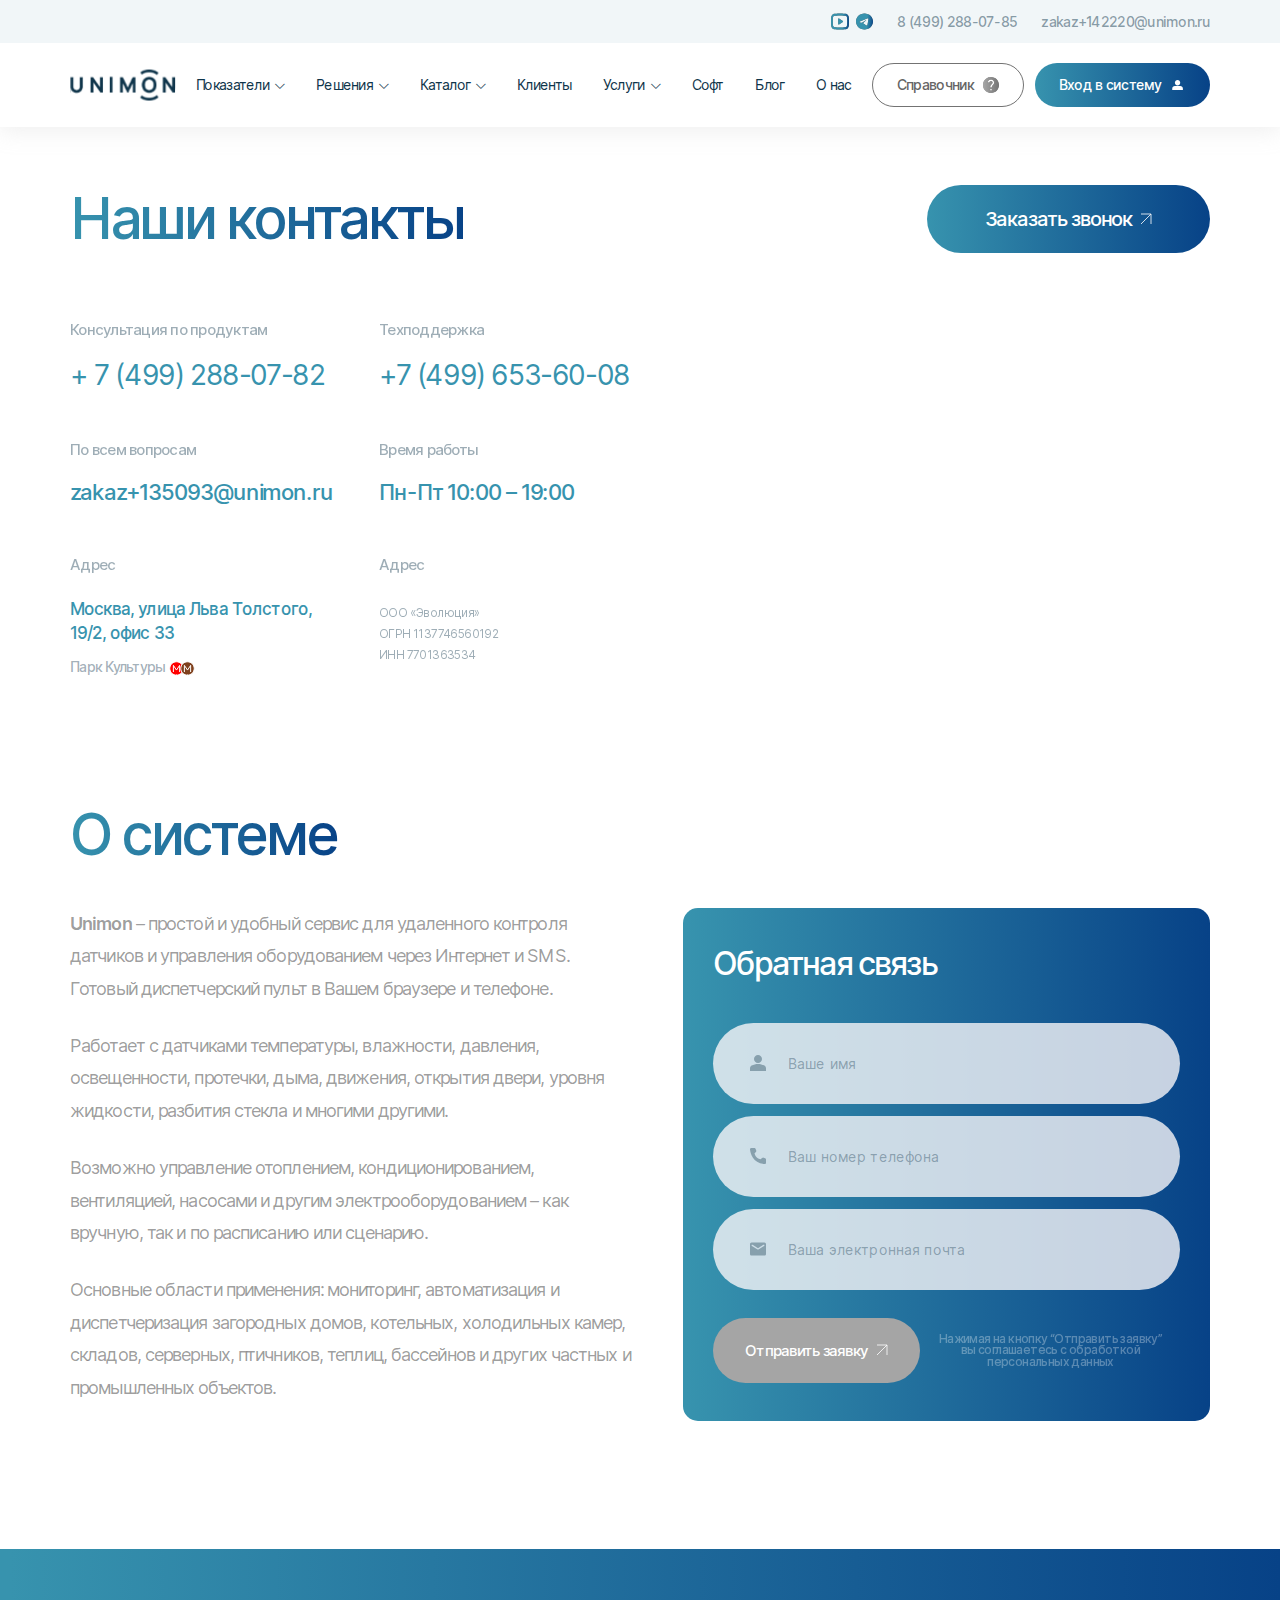
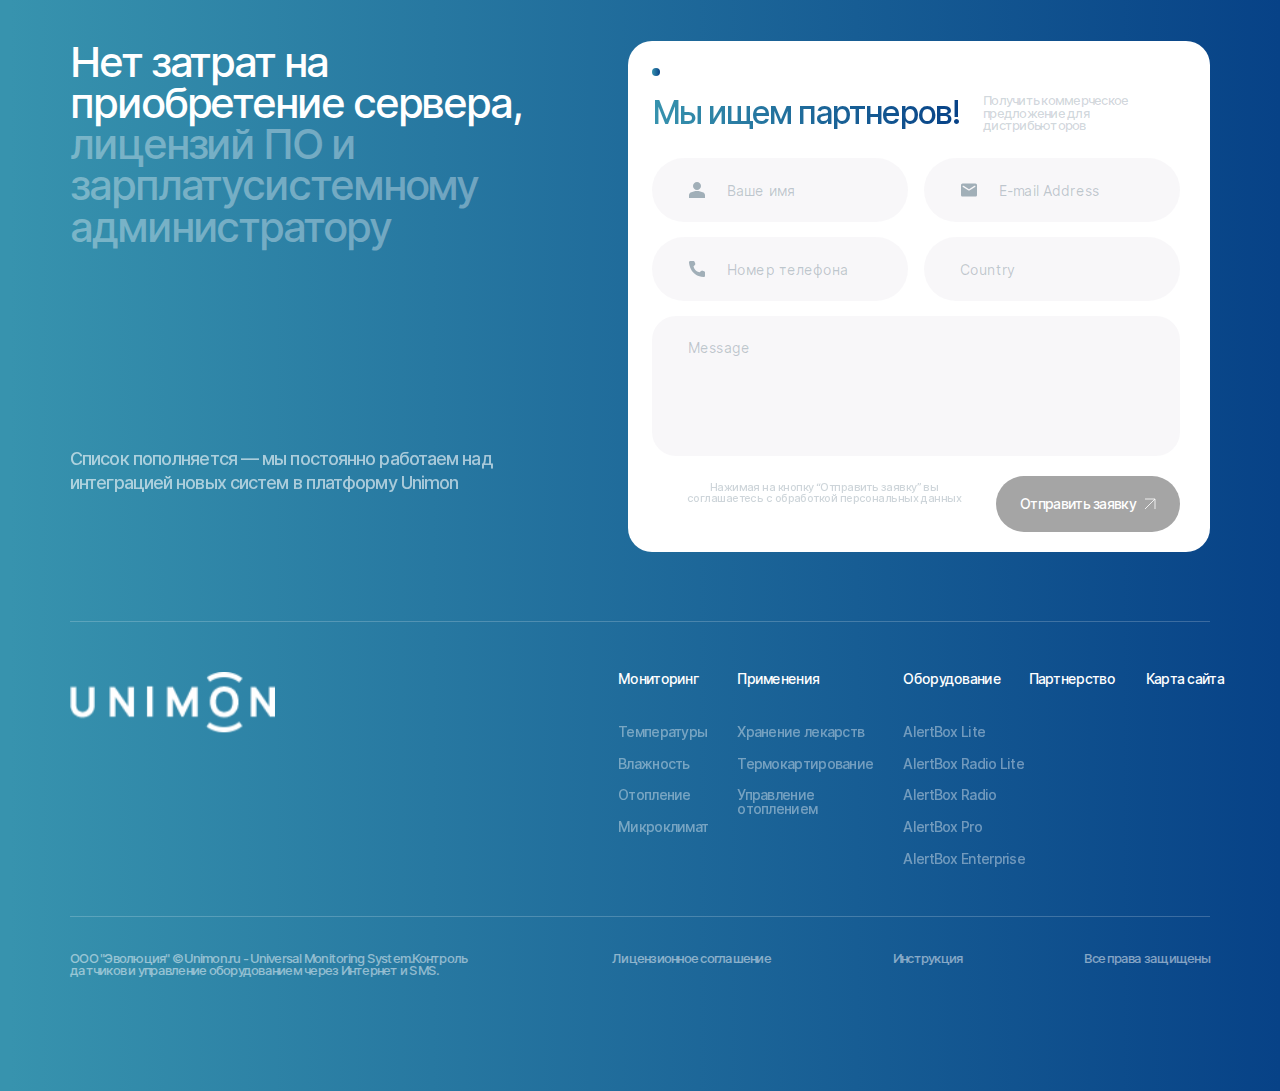
<file: contacts.html>
<!DOCTYPE html>
<!--[if lt IE 7]><html lang="ru" class="lt-ie9 lt-ie8 lt-ie7"><![endif]-->
<!--[if IE 7]><html lang="ru" class="lt-ie9 lt-ie8"><![endif]-->
<!--[if IE 8]><html lang="ru" class="lt-ie9"><![endif]-->
<!--[if gt IE 8]><!-->
<html lang="ru">
<!--<![endif]-->
<head>
	<meta charset="utf-8" />
	<title>Заголовок</title>
	<meta http-equiv="X-UA-Compatible" content="IE=edge" />
	<meta name="viewport" content="width=device-width, initial-scale=1, maximum-scale=1">
	<meta name="format-detection" content="telephone=no" />
	<link rel="shortcut icon" href="favicon.png" />
	<link rel="stylesheet" href="libs/bootstrap/bootstrap-grid.css" />
	<link rel="stylesheet" href="libs/fontawesome-free-5.12.0-web/css/all.min.css" />
	<link rel="stylesheet" href="libs/fancybox-master/dist/jquery.fancybox.min.css" />
	<link rel="stylesheet" href="libs/animate/animate.min.css" />
	<link rel="stylesheet" href="libs/slick-1.5.9/slick/slick.css" />
	<link rel="stylesheet" href="libs/slick-1.5.9/slick/slick-theme.css" />
	<link rel="stylesheet" href="css/fonts.css" />
	<link rel="stylesheet" href="css/main.css?ver=1.11" />
	<link rel="stylesheet" href="css/media.css?ver=1.11" />
</head>
<body>

	<div class="wrapper">

		<div class="fixed-buttons">
			<div class="fixed-buttons__content">
				<ul>
					<li><a href="#" target="_blank" class="btn-fixed"><img src="img/ic_cont1.svg" alt="alt"></a></li>
					<li><a href="#" target="_blank" class="btn-fixed"><img src="img/ic_cont2.svg" alt="alt"></a></li>
					<li><a href="#" target="_blank" class="btn-fixed"><img src="img/ic_cont3.svg" alt="alt"></a></li>
					<li><a href="#" target="_blank" class="btn-social-fixed"><img src="img/telegram.svg" alt="alt"></a></li>
				</ul>
			</div>
			<div class="fixed-buttons__head"></div>
		</div>

		<header class="header">
			<div class="header__top">
				<div class="container">
					<div class="header__wrapper">
						<ul class="list-socials">
							<li><a href="#" target="_blank"><img src="img/soc1.svg" alt="alt"></a></li>
							<li><a href="#" target="_blank"><img src="img/soc2.svg" alt="alt"></a></li>
						</ul>
						<a href="tel:+84992880785" class="header__contact">8 (499) 288-07-85</a>
						<a href="mailto:zakaz+142220@unimon.ru" class="header__contact">zakaz+142220@unimon.ru</a>
					</div>
				</div>
			</div>
			<div class="header__bottom">
				<div class="container">
					<div class="header__wrapper">
						<a href="#" class="logo">
							<img src="img/logo.svg" alt="alt">
						</a>
						<ul class="menu">
							<li class="menu__haschld">
								<a href="#">Показатели</a>
								<div class="menu__dropdown">
									<div class="container">
										<ul>
											<li><a href="#">Показатели температуры</a></li>
										</ul>
									</div>
								</div>
							</li>
							<li class="menu__haschld">
								<a href="#">Решения</a>
								<div class="menu__dropdown">
									<div class="container">
										<ul>
											<li><a href="#">Температуры</a></li>
											<li><a href="#">Влажность</a></li>
											<li><a href="#">Отопление</a></li>
											<li><a href="#">Микроклимат</a></li>
										</ul>
									</div>
								</div>
							</li>
							<li class="menu__haschld">
								<a href="#">Каталог</a>
								<div class="menu__dropdown">
									<div class="container">
										<div class="row">
											<div class="col-lg-3 col-md-6">
												<a href="#" class="menu__title">Радиомодули</a>
												<ul>
													<li><a href="#">AlertNode</a></li>
													<li><a href="#">AlertNode RTD Max</a></li>
													<li><a href="#">AlertNode RTD Max</a></li>
												</ul>
											</div>
											<div class="col-lg-3 col-md-6">
												<a href="#" class="menu__title">Контроллеры</a>
												<ul>
													<li><a href="#">AlertNode</a></li>
													<li><a href="#">AlertNode RTD Max</a></li>
													<li><a href="#">AlertNode RTD Max</a></li>
												</ul>
											</div>
											<div class="col-lg-3 col-md-6">
												<a href="#" class="menu__title">Датчики микроклимата</a>
												<ul>
													<li><a href="#">AlertNode</a></li>
													<li><a href="#">AlertNode RTD Max</a></li>
													<li><a href="#">AlertNode RTD Max</a></li>
												</ul>
											</div>
											<div class="col-lg-3 col-md-6">
												<a href="#" class="menu__title">Дополнительное оборудование</a>
												<ul>
													<li><a href="#">AlertNode</a></li>
													<li><a href="#">AlertNode RTD Max</a></li>
													<li><a href="#">AlertNode RTD Max</a></li>
												</ul>
											</div>
										</div>
									</div>
								</div>
							</li>
							<li><a href="#">Клиенты</a></li>
							<li class="menu__haschld">
								<a href="#">Услуги</a>
								<div class="menu__dropdown">
									<div class="container">
										<ul>
											<li><a href="#">Хранение лекарств</a></li>
											<li><a href="#">Термокартирование</a></li>
											<li><a href="#">Управление отоплением</a></li>
										</ul>
									</div>
								</div>
							</li>
							<li><a href="#">Софт</a></li>
							<li><a href="#">Блог</a></li>
							<li><a href="#">О нас</a></li>
						</ul>
						<div class="header__buttons">
							<a href="#" class="btn-main btn-main_default">Справочник <img src="img/ic_help2.svg" alt="alt"></a>
							<a href="#" class="btn-main">Вход в систему <img src="img/ic_user.svg" alt="alt"></a>
						</div>
						<a href="tel:+84992880785" class="header__button"><img src="img/tel.svg" alt="alt"></a>
						<a href="mailto:unimon@mail.ru" class="header__button"><img src="img/msg.svg" alt="alt"></a>
						<span class='sandwich'>
							<span class='sw-topper'></span>
							<span class='sw-bottom'></span>
							<span class='sw-footer'></span>
						</span>
					</div>
				</div>
			</div>
			<div class="menu-mobile">
				<div class="menu-mobile__close"></div>
				<a href="#" class="btn-login"><img src="img/login.svg" alt="alt">Вход в систему</a>
				<ul class="nav">
					<li class="nav__haschld">
						<a href="#">Показатели</a>
						<div class="nav__dropdown">
							<ul>
								<li><a href="#">Показатели температуры</a></li>
							</ul>
						</div>
					</li>
					<li class="nav__haschld">
						<a href="#">Решения</a>
						<div class="nav__dropdown">
							<ul>
								<li><a href="#">Температуры</a></li>
								<li><a href="#">Влажность</a></li>
								<li><a href="#">Отопление</a></li>
								<li><a href="#">Микроклимат</a></li>
							</ul>
						</div>
					</li>
					<li class="nav__haschld">
						<a href="#">Каталог</a>
						<div class="nav__dropdown">
							<a href="#" class="nav__title">Радиомодули</a>
							<ul>
								<li><a href="#">AlertNode</a></li>
								<li><a href="#">AlertNode RTD Max</a></li>
								<li><a href="#">AlertNode RTD Max</a></li>
							</ul>
							<a href="#" class="nav__title">Контроллеры</a>
							<ul>
								<li><a href="#">AlertNode</a></li>
								<li><a href="#">AlertNode RTD Max</a></li>
								<li><a href="#">AlertNode RTD Max</a></li>
							</ul>
							<a href="#" class="nav__title">Датчики микроклимата</a>
							<ul>
								<li><a href="#">AlertNode</a></li>
								<li><a href="#">AlertNode RTD Max</a></li>
								<li><a href="#">AlertNode RTD Max</a></li>
							</ul>
							<a href="#" class="nav__title">Дополнительное оборудование</a>
							<ul>
								<li><a href="#">AlertNode</a></li>
								<li><a href="#">AlertNode RTD Max</a></li>
								<li><a href="#">AlertNode RTD Max</a></li>
							</ul>
						</div>
					</li>
					<li><a href="#">Клиенты</a></li>
					<li class="nav__haschld">
						<a href="#">Услуги</a>
						<div class="nav__dropdown">
							<ul>
								<li><a href="#">Хранение лекарств</a></li>
								<li><a href="#">Термокартирование</a></li>
								<li><a href="#">Управление отоплением</a></li>
							</ul>
						</div>
					</li>
					<li><a href="#">Софт</a></li>
					<li><a href="#">Блог</a></li>
					<li><a href="#">О нас</a></li>
				</ul>
				<div class="menu-mobile__contacts">
					<p><a href="tel:+79682864967" class="menu-mobile__phone">+ 7 968 286 49 67</a></p>
					<p><a href="mailto:unimon@mail.ru" class="menu-mobile__mail">unimon@mail.ru</a></p>
					<ul class="socials-main">
						<li><a href="#" target="_blank"><img src="img/ic_tg.svg" alt="alt"></a></li>
						<li><a href="#" target="_blank"><img src="img/ic_yt.svg" alt="alt"></a></li>
					</ul>
				</div>
			</div>
			<div class="menu-overlay"></div>
		</header>

		<section class="page-contacts">
			<div class="container">
				<div class="page-contacts__head">
					<h1 class="title-section"><span>Наши контакты</span></h1>
					<a href="#callback" class="btn-main fancybox">Заказать звонок <img src="img/arrow_btn.svg" alt="alt"></a>
				</div>
				<div class="row">
					<div class="col-lg-6">
						<div class="row row_contacts">
							<div class="col-md-6">
								<div class="item-contact">
									<div class="item-contact__title">Консультация по продуктам</div>
									<a href="tel:+74992880782" class="item-contact__value">+ 7 (499) 288-07-82</a>
								</div>
							</div>
							<div class="col-md-6">
								<div class="item-contact">
									<div class="item-contact__title">Техподдержка</div>
									<a href="tel:+74996536008" class="item-contact__value">+7 (499) 653-60-08</a>
								</div>
							</div>
							<div class="col-md-6">
								<div class="item-contact item-contact_medium">
									<div class="item-contact__title">По всем вопросам</div>
									<a href="mailto:zakaz+135093@unimon.ru" class="item-contact__value">zakaz+135093@unimon.ru</a>
								</div>
							</div>
							<div class="col-md-6">
								<div class="item-contact item-contact_medium">
									<div class="item-contact__title">Время работы</div>
									<div class="item-contact__value">Пн-Пт 10:00 – 19:00</div>
								</div>
							</div>
							<div class="col-md-6">
								<div class="item-contact item-contact_small">
									<div class="item-contact__title">Адрес</div>
									<div class="item-contact__value">Москва, улица Льва Толстого, 19/2, офис 33</div>
									<div class="item-contact__text">
										<p>Парк Культуры <img src="img/metro.svg" alt="alt"></p>
									</div>
								</div>
							</div>
							<div class="col-md-6">
								<div class="item-contact">
									<div class="item-contact__title">Адрес</div>
									<div class="item-contact__requisites">
										<p>ООО «Эволюция»</p>
										<p>ОГРН 1137746560192</p>
										<p>ИНН 7701363534</p>
									</div>
								</div>
							</div>
						</div>
					</div>
					<div class="col-lg-6">
						<div class="map-wrap">
							<iframe scrolling="no" src="https://yandex.ru/map-widget/v1/?um=constructor%3A57a56bc44235cf433be6000bbbbe96f6d98b19c923ecb1a7746e4da1ca26652b&amp;source=constructor&amp;scroll=false" width="100%" height="400" frameborder="0"></iframe>
						</div>
					</div>
				</div>
			</div>
		</section>

		<section class="about-system">
			<div class="container">
				<h2 class="title-section"><span>О системе</span></h2>
				<div class="row">
					<div class="col-lg-6">
						<div class="text-page">
							<p><strong>Unimon</strong> – простой и удобный сервис для удаленного контроля датчиков и управления оборудованием через Интернет и SMS. Готовый диспетчерский пульт в Вашем браузере и телефоне.</p>
							<p>Работает с датчиками температуры, влажности, давления, освещенности, протечки, дыма, движения, открытия двери, уровня жидкости, разбития стекла и многими другими.</p>
							<p>Возможно управление отоплением, кондиционированием, вентиляцией, насосами и другим электрооборудованием – как вручную, так и по расписанию или сценарию.</p>
							<p>Основные области применения: мониторинг, автоматизация и диспетчеризация загородных домов, котельных, холодильных камер, складов, серверных, птичников, теплиц, бассейнов и других частных и промышленных объектов.</p>
						</div>
					</div>
					<div class="col-lg-6">
						<div class="form-contacts">
							<div class="form-contacts__title">Обратная связь</div>
							<form class="form">
								<div class="item-form">
									<div class="icon-input">
										<img src="img/input_name.svg" alt="alt">
									</div>
									<input type="text" placeholder="Ваше имя" required="required">
								</div>
								<div class="item-form">
									<div class="icon-input">
										<img src="img/input_phone.svg" alt="alt">
									</div>
									<input type="tel" placeholder="Ваш номер телефона" class="input-phone" inputmode="numeric" required="required">
								</div>
								<div class="item-form">
									<div class="icon-input">
										<img src="img/input_mail.svg" alt="alt">
									</div>
									<input type="email" placeholder="Ваша электронная почта" required="required">
								</div>
								<div class="form-contacts__bottom">
									<button class="btn-main disabled">Отправить заявку <img src="img/arrow_btn.svg" alt="alt"></button>
									<div class="agree-form">Нажимая на кнопку “Отправить заявку” вы соглашаетесь с обработкой персональных данных</div>
								</div>
							</form>
						</div>
					</div>
				</div>
			</div>
		</section>

		<div class="bottom-sections">

			<section class="partnership">
				<div class="container">
					<div class="row">
						<div class="col-lg-5">
							<div class="partnership__title">Нет затрат на приобретение сервера, <span>лицензий ПО и зарплатусистемному администратору</span></div>
							<div class="partnership__descr">Список пополняется — мы постоянно работаем над интеграцией новых систем в платформу Unimon</div>
						</div>
						<div class="col-lg-6 offset-lg-1">
							<div class="form-partnership">
								<div class="form-partnership__head">
									<div class="form-partnership__title">Мы ищем партнеров!</div>
									<div class="form-partnership__descr">Получить коммерческое предложение для дистрибьюторов</div>
								</div>
								<form class="form">
									<div class="row">
										<div class="col-6">
											<div class="item-form">
												<div class="icon-input">
													<img src="img/input_name.svg" alt="alt">
												</div>
												<input type="text" placeholder="Ваше имя" required="required">
											</div>
										</div>
										<div class="col-6">
											<div class="item-form">
												<div class="icon-input">
													<img src="img/input_mail.svg" alt="alt">
												</div>
												<input type="email" placeholder="E-mail Address" required="required">
											</div>
										</div>
										<div class="col-6">
											<div class="item-form">
												<div class="icon-input">
													<img src="img/input_phone.svg" alt="alt">
												</div>
												<input type="tel" placeholder="Номер телефона" class="input-phone" inputmode="numeric" required="required">
											</div>
										</div>
										<div class="col-6">
											<div class="item-form">
												<input type="text" placeholder="Country" required="required">
											</div>
										</div>
										<div class="col-12">
											<div class="item-form">
												<textarea placeholder="Message" required="required"></textarea>
											</div>
										</div>
									</div>
									<div class="form-partnership__bottom">
										<div class="agree-form">Нажимая на кнопку “Отправить заявку” вы соглашаетесь с обработкой персональных данных</div>
										<button class="btn-main disabled">Отправить заявку <img src="img/arrow_btn.svg" alt="alt"></button>
									</div>
								</form>
							</div>
						</div>
					</div>
				</div>
			</section>

			<footer class="footer">
				<div class="container">
					<div class="footer__content">
						<div class="row">
							<div class="col-xl-6 col-lg-4">
								<a href="#" class="footer__logo hidden-mob">
									<img src="img/logo_footer.svg" alt="alt">
								</a>
							</div>
							<div class="col-xl-6 col-lg-8">
								<div class="footer__right">
									<div class="row">
										<div class="col-lg col-4">
											<div class="footer__title">Мониторинг</div>
											<ul class="footer__nav">
												<li><a href="#">Температуры</a></li>
												<li><a href="#">Влажность</a></li>
												<li><a href="#">Отопление</a></li>
												<li><a href="#">Микроклимат</a></li>
											</ul>
										</div>
										<div class="col-lg col-6">
											<div class="footer__title">Применения</div>
											<ul class="footer__nav">
												<li><a href="#">Хранение лекарств</a></li>
												<li><a href="#">Термокартирование</a></li>
												<li><a href="#">Управление отоплением</a></li>
											</ul>
										</div>
										<div class="col-lg col-4">
											<div class="footer__title">Оборудование</div>
											<ul class="footer__nav">
												<li><a href="#">AlertBox Lite</a></li>
												<li><a href="#">AlertBox Radio Lite</a></li>
												<li><a href="#">AlertBox Radio</a></li>
												<li><a href="#">AlertBox Pro</a></li>
												<li><a href="#">AlertBox Enterprise</a></li>
											</ul>
										</div>
										<div class="col-lg-3 col-4">
											<div class="footer__line">
												<a href="#" class="footer__title">Партнерство</a>
												<a href="#" class="footer__title">Карта сайта</a>
											</div>
										</div>
									</div>
								</div>
							</div>
						</div>
					</div>
					<div class="footer__bottom">
						<a href="#" class="footer__logo show-mob">
							<img src="img/logo_footer.svg" alt="alt">
						</a>
						<div class="copyright">ООО "Эволюция" © Unimon.ru - Universal Monitoring System.Контроль датчиков и управление оборудованием через Интернет и SMS.</div>
						<a href="#">Лицензионное соглашение</a>
						<a href="#">Инструкция</a>
						<a href="#">Все права защищены</a>
					</div>
				</div>
			</footer>

		</div>
		
	</div>

	<div id="callback" class="modal-block">
		<div class="modal-wrap">
			<div class="title-modal">Оставьте заявку и мы скоро с вами свяжемся</div>
			<form class="form">
				<div class="item-form">
					<div class="icon-input">
						<img src="img/input_name.svg" alt="alt">
					</div>
					<input type="text" placeholder="Ваше имя" required="required">
				</div>
				<div class="item-form">
					<div class="icon-input">
						<img src="img/input_phone.svg" alt="alt">
					</div>
					<input type="tel" placeholder="Номер телефона" class="input-phone" inputmode="numeric" required="required">
				</div>
				<div class="item-form">
					<div class="icon-input">
						<img src="img/input_mail.svg" alt="alt">
					</div>
					<input type="email" placeholder="E-mail Address" required="required">
				</div>
				<div class="agree-form">Нажимая на кнопку “Отправить заявку” вы соглашаетесь с обработкой персональных данных</div>
				<button class="btn-main disabled">Отправить заявку <img src="img/arrow_btn.svg" alt="alt"></button>
			</form>
		</div>
	</div>

	<!--[if lt IE 9]>
	<script src="libs/html5shiv/es5-shim.min.js"></script>
	<script src="libs/html5shiv/html5shiv.min.js"></script>
	<script src="libs/html5shiv/html5shiv-printshiv.min.js"></script>
	<script src="libs/respond/respond.min.js"></script>
	<![endif]-->
	<script src="libs/jquery/jquery-3.6.0.min.js"></script>
	<script src="libs/jquery-mousewheel/jquery.mousewheel.min.js"></script>
	<script src="libs/fancybox-master/dist/jquery.fancybox.min.js"></script>
	<script src="libs/animate/wow.min.js"></script>
	<script src="libs/animate/animate-css.js"></script>
	<script src="libs/slick-1.5.9/slick/slick.min.js"></script>
	<script src="libs/scroll2id/PageScroll2id.min.js"></script>
	<script src="libs/mask/jquery.maskedinput.js"></script>
	<script src="libs/jQueryFormStyler-master/jquery.formstyler.min.js"></script>
	<script src="js/common.js?ver=1.11"></script>
	<!-- Yandex.Metrika counter --><!-- /Yandex.Metrika counter -->
	<!-- Google Analytics counter --><!-- /Google Analytics counter -->
</body>
</html>
</file>
<file: css/fonts.css>
@font-face {
    font-family: 'Inter';
    src: local('Inter Thin Italic BETA'), local('Inter-Thin-Italic-BETA'),
    url('../fonts/Inter-ThinItalicBETA.woff2') format('woff2'),
    url('../fonts/Inter-ThinItalicBETA.woff') format('woff'),
    url('../fonts/Inter-ThinItalicBETA.ttf') format('truetype');
    font-weight: 100;
    font-style: italic;
}
@font-face {
    font-family: 'Inter';
    src: local('Inter Extra Light Italic BETA'), local('Inter-Extra-Light-Italic-BETA'),
    url('../fonts/Inter-ExtraLightItalicBETA.woff2') format('woff2'),
    url('../fonts/Inter-ExtraLightItalicBETA.woff') format('woff'),
    url('../fonts/Inter-ExtraLightItalicBETA.ttf') format('truetype');
    font-weight: 200;
    font-style: italic;
}
@font-face {
    font-family: 'Inter';
    src: local('Inter Extra Light BETA'), local('Inter-Extra-Light-BETA'),
        url('../fonts/Inter-ExtraLightBETA.woff2') format('woff2'),
        url('../fonts/Inter-ExtraLightBETA.woff') format('woff'),
        url('../fonts/Inter-ExtraLightBETA.ttf') format('truetype');
    font-weight: 200;
    font-style: normal;
  }
@font-face {
    font-family: 'Inter';
    src: local('Inter Light BETA'), local('Inter-Light-BETA'),
    url('../fonts/Inter-LightBETA.woff2') format('woff2'),
    url('../fonts/Inter-LightBETA.woff') format('woff'),
    url('../fonts/Inter-LightBETA.ttf') format('truetype');
    font-weight: 300;
    font-style: normal;
}
@font-face {
	font-family: 'Inter';
	src: local('Inter Regular'), local('Inter-Regular'),
	url('../fonts/Inter-Regular.woff2') format('woff2'),
	url('../fonts/Inter-Regular.woff') format('woff'),
	url('../fonts/Inter-Regular.ttf') format('truetype');
	font-weight: normal;
	font-style: normal;
}
@font-face {
    font-family: 'Inter';
    src: local('Inter Italic'), local('Inter-Italic'),
        url('../fonts/Inter-Italic.woff2') format('woff2'),
        url('../fonts/Inter-Italic.woff') format('woff'),
        url('../fonts/Inter-Italic.ttf') format('truetype');
    font-weight: normal;
    font-style: italic;
  }
@font-face {
	font-family: 'Inter';
	src: local('Inter Medium'), local('Inter-Medium'),
	url('../fonts/Inter-Medium.woff2') format('woff2'),
	url('../fonts/Inter-Medium.woff') format('woff'),
	url('../fonts/Inter-Medium.ttf') format('truetype');
	font-weight: 500;
	font-style: normal;
}
@font-face {
	font-family: 'Inter';
	src: local('Inter Semi Bold'), local('Inter-Semi-Bold'),
	url('../fonts/Inter-SemiBold.woff2') format('woff2'),
	url('../fonts/Inter-SemiBold.woff') format('woff'),
	url('../fonts/Inter-SemiBold.ttf') format('truetype');
	font-weight: 600;
	font-style: normal;
}
@font-face {
	font-family: 'Inter';
	src: local('Inter Bold'), local('Inter-Bold'),
	url('../fonts/Inter-Bold.woff2') format('woff2'),
	url('../fonts/Inter-Bold.woff') format('woff'),
	url('../fonts/Inter-Bold.ttf') format('truetype');
	font-weight: 700;
	font-style: normal;
}
@font-face {
    font-family: 'Roboto Mono';
    src: local('Roboto Mono Regular'), local('Roboto-Mono-Regular'),
        url('../fonts/RobotoMono-Regular.woff2') format('woff2'),
        url('../fonts/RobotoMono-Regular.woff') format('woff'),
        url('../fonts/RobotoMono-Regular.ttf') format('truetype');
    font-weight: 400;
    font-style: normal;
  }
  @font-face {
    font-family: 'Inter';
    src: local('Inter ExtraBold'), local('Inter-ExtraBold'),
        url('../fonts/Inter-ExtraBold.woff2') format('woff2'),
        url('../fonts/Inter-ExtraBold.woff') format('woff'),
        url('../fonts/Inter-ExtraBold.ttf') format('truetype');
    font-weight: 800;
    font-style: normal;
  }
</file>
<file: css/main.css>
*::-webkit-input-placeholder {
	color: rgba(14, 52, 74, 0.25);
	opacity: 1;
}
*:-moz-placeholder {
	color: rgba(14, 52, 74, 0.25);
	opacity: 1;
}
*::-moz-placeholder {
	color: rgba(14, 52, 74, 0.25);
	opacity: 1;
}
*:-ms-input-placeholder {
	color: rgba(14, 52, 74, 0.25);
	opacity: 1;
}

body input:focus:required:invalid,
body textarea:focus:required:invalid {
	
}
body input:required:valid,
body textarea:required:valid {
	
}
body {
	font-family: 'Inter';
	font-size: 16px;
	line-height: 140%;
	letter-spacing: -0.05em;
	color: #676666;
	overflow-x: hidden;
	margin: 0;
	background-color: #fff;
}
button {
	cursor: pointer;
}
button, input, optgroup, select, textarea {
	font-family: inherit;
}
input {
-webkit-appearance: none;
-moz-appearance: none;
appearance: none;
}
button,
textarea,
input.text,
input[type="text"],
input[type="button"],
input[type="submit"] {
  -webkit-appearance: none;
}
*:link, 
*:visited, 
*:hover, 
*:focus,
*:active {
	outline: 0;
	-webkit-tap-highlight-color: transparent;
}
a, button, input, img {
	transition: all 0.3s;
}
h1,h2,h3,h4,h5,h6 {
	padding: 0;
	margin: 0;
	font-weight: normal;
}

a {
	text-decoration: none;
	outline: none;
}
* {
	outline: none !important;
}
ul {
	padding: 0;
	margin: 0;
}
ul li {
	list-style-type: none;
	outline: none;
}
img {
	outline: none;
	display: block;
}
p {
	padding: 0;
	margin: 0;
}
form {
	margin: 0;
}

.wrapper {
	padding-top: 127px;
}
.header {
	font-size: 14px;
	line-height: 114%;
	letter-spacing: -0.05em;
	position: relative;
	top: 0;
	left: 0;
	width: 100%;
	z-index: 1000;
	background: #fff;
	position: fixed;
	transition: all 0.3s;
}
.header.nav-up {
	transform: translateY(-127px);
}
.header.nav-down {
	transform: translateY(0px);
}
header::after {
	position: absolute;
	display: block;
	content: " ";
	top: 0;
	left: 0;
	width: 100%;
	height: 100%;
	z-index: 2;
	pointer-events: none;
	box-shadow: 0 4px 21px 0 rgba(192, 192, 192, 0.25);
}
.header__top {
	padding: 13px 0;
	background: #f1f6f8;
}
.header__wrapper {
	display: flex;
	align-items: center;
	justify-content: space-between;
}
.header__top .header__wrapper {
	gap: 34px;
	justify-content: flex-end;
}
.list-socials {
	gap: 7px;
	display: flex;
	align-items: center;
}
.list-socials a:hover img {
	transform: scale(1.05);
}
.header__contact {
	color: rgba(14, 52, 74, 0.47);
	font-weight: 500;
}
.header__bottom {
	padding: 0;
}
.logo img {
	width: 106px;
	height: auto;
}
.menu {
	gap: 44px;
	display: flex;
	align-items: center;
	justify-content: space-between;
}
.menu > li > a  {
	height: 84px;
	display: flex;
	align-items: center;
	justify-content: center;
	color: #0e344a;
}
.menu__haschld > a::after {
	font-size: 14px;
	margin-left: 10px;
	-moz-osx-font-smoothing: grayscale;
	-webkit-font-smoothing: antialiased;
	display: inline-block;
	font-style: normal;
	font-variant: normal;
	text-rendering: auto;
	line-height: 1;
	font-family: "Font Awesome 5 Pro";
	font-weight: 300;
	content: "\f078";
	transition: all 0.3s;
}
.menu__haschld.active > a::after {
	transform: rotate(180deg);
}
.menu__dropdown {
	padding: 48px 0;
	top: 100%;
	left: 0;
	width: 100%;
	background: #fff;
	box-shadow: 0 4px 21px 0 rgba(192, 192, 192, 0.25);
	position: absolute;
	transition: all 0.2s;
	visibility: hidden;
	opacity: 0;
	transform: translateY(10px);
}
.menu li:hover .menu__dropdown {
	visibility: visible;
	opacity: 1;
	transform: translateY(0px);
}
.menu > li:hover > a {
	color: #3793ae;
}
.menu > li:hover > a::after {
	transform: rotate(180deg);
}
.menu__parent {
	position: relative;
}
.menu__parent .menu__dropdown {
	padding: 40px 20px;
	border-radius: 24px;
	width: 250px;
}
.menu__dropdown .menu__title {
	font-size: 20px;
	padding-bottom: 12px;
	margin-bottom: 45px;
	border-bottom: 1px solid #a8c8d9;
	line-height: 80%;
	text-transform: capitalize;
	color: rgba(14, 52, 74, 0.63);
	letter-spacing: normal;
	display: inline-block;
	vertical-align: middle;
}
.menu__dropdown ul li {
	margin-bottom: 23px;
	line-height: 100%;
}
.menu__dropdown ul li:last-child {
	margin-bottom: 0;
}
.menu__dropdown ul li a {
	color: #656565;
}
.menu__dropdown ul li a:hover {
	color: #3793ae;
}
.header__buttons {
	gap: 11px;
	display: flex;
	align-items: center;
}
.btn-main {
	height: 44px;
	padding: 0 30px;
	gap: 8px;
	border-radius: 40px;
	font-size: 14px;
	line-height: 114%;	
	letter-spacing: -0.05em;
	font-weight: 500;
	color: #fff;
	background: linear-gradient(90deg, #3793ae 0%, #074287 100%);
	display: inline-flex;
	align-items: center;
	justify-content: center;
	text-align: center;
	border: none;
	position: relative;
	z-index: 1;
}
.btn-main::before {
	position: absolute;
	display: block;
	content: " ";
	top: 0;
	left: 0;
	width: 100%;
	height: 100%;
	z-index: -1;
	border-radius: 40px;
	opacity: 0;
	background: #074287;
	transition: all 0.3s;
}
.btn-main:hover::before {
	opacity: 1;
}
.btn-main:active:before {
	background: #9aaab3;
}
.btn-main.btn-main_default {
	border: 1px solid #737373;
	background: transparent;
	color: #656565;
}
.btn-main.btn-main_default::before {
	display: none;
}
.btn-main.btn-main_default img {
	filter: grayscale(1);
	opacity: 0.7;
}
.btn-main.btn-main_default:hover {
	border: 1px solid #074287;
	background: linear-gradient(90deg, #3793ae 0%, #074287 100%);
	background-clip: text;
	-webkit-background-clip: text;
	-webkit-text-fill-color: transparent;
}
.btn-main.btn-main_default:hover img {
	filter: grayscale(0);
	opacity: 1;
}
.btn-main.btn-main_default:active {
	border: 1px solid #B9B9B9;
	color: #b9b9b9;
	background: none;
	background-clip: initial;
	-webkit-background-clip: initial;
	-webkit-text-fill-color: #B9B9B9;
}
.btn-main.btn-main_default:active img {
	filter: grayscale(1);
	opacity: 0.6;
}

.page-blog {
	padding-top: 25px;
	padding-bottom: 58px;
}
.title-section {
	font-size: 64px;
	margin-bottom: 47px;
	line-height: 89%;
	letter-spacing: -0.06em;
	font-weight: 500;
}
.title-section span {
	padding: 0 2px;
	margin: 0 -2px;
	background: linear-gradient(90deg, #3793AE 0.7%, #074287 100%);
	background-clip: text;
	-webkit-background-clip: text;
	-webkit-text-fill-color: transparent;
}
.filter-page {
	margin-bottom: 22px;
	display: flex;
	align-items: flex-start;
	justify-content: space-between;
	border-bottom: 1px solid #d9d9d9;
}
.nav-page a {
	font-size: 15px;
	padding-top: 6px;
	padding-bottom: 17px;
	padding-right: 25px;
	line-height: 107%;
	letter-spacing: -0.05em;
	color: #656565;
	position: relative;
	display: block;
}
.nav-page {
	gap: 25px;
	display: flex;
	align-items: center;
}
.nav-page a::after {
	position: absolute;
	display: block;
	content: " ";
	height: 5px;
	bottom: -2px;
	left: 0;
	right: 0;
	background: #3793ae;
	border-radius: 8px;
	opacity: 0;
	transition: all 0.3s;
}
.nav-page .active a::after {
	opacity: 1;
}
.filter-page__right {
	padding-bottom: 9px;
	gap: 10px;
	display: flex;
	align-items: center;
}
.item-select .jqselect {
	width: 100%;
}
.item-select .jq-selectbox__select-text {
	border: 1px solid #cacaca;
	padding: 6px 11px;
	padding-right: 80px;
	font-size: 14px;
	width: auto !important;
	line-height: 114%;
	letter-spacing: -0.05em;
	color: #998b8b;	
	border-radius: 6px;
	cursor: pointer;
}
.item-select .jq-selectbox__trigger {
	width: 19px;
	height: 19px;
	font-size: 14px;
	right: 5px;
	color: #a9a0a0;
	top: 0;
	bottom: 0;
	margin: auto;
	position: absolute;
	cursor: pointer;
	display: flex;
	align-items: center;
	justify-content: center;
	-moz-osx-font-smoothing: grayscale;
	-webkit-font-smoothing: antialiased;
	font-style: normal;
	font-variant: normal;
	text-rendering: auto;
	line-height: 1;
	font-family: "Font Awesome 5 Pro";
	font-weight: 300;
}
.item-select .jq-selectbox__trigger:before {
	content: "\f078";
}
.item-select  .jq-selectbox__dropdown {
	border-radius: 6px;
	font-size: 13px;
	line-height: 140%;
	border: 1px solid #cacaca;
	background: #fff;
	width: 100%;
	max-height: 300px;
	overflow: auto;
	top: 100% !important;
	bottom: auto !important;
}
.item-select .jq-selectbox__dropdown li {
	padding: 10px 11px;
	cursor: pointer;
	transition: all 0.3s;
}
.item-select .jq-selectbox__dropdown li:hover {
	background-color: #f3f3f3;
}
.search-block input {
	height: 29px;
	padding: 0 11px;
	padding-left: 35px;
	border: 1px solid #cacaca;
	border-radius: 6px;
	font-size: 14px;
	line-height: 114%;
	width: 100%;
	letter-spacing: -0.05em;
	color: #998b8b;
	background-color: #fff;
	background-image: url(../img/search.svg);
	background-repeat: no-repeat;
	background-position: left 11px center;
}
.row > div {
	padding: 0 12px;
}
.row {
	margin: 0 -12px;
}
.item-blog {
	padding: 25px;
	padding-right: 32px;
	font-size: 14px;
	line-height: 129%;
	letter-spacing: -0.05em;
	color: #676666;
	box-shadow: 1px -5px 44.5px rgba(0, 0, 0, 0.05);
	border: 1px solid rgba(135, 137, 138, 0.15);
	background-color: #fff;
	border-radius: 10px;
	transition: all 0.6s;
}
.item-blog:hover {
	transform: scale(1.04);
	box-shadow: 0 0 8px 0 rgba(0, 0, 0, 0.08);
	background: #fff;
}
.item-blog__image {
	height: 173px;
	margin-bottom: 25px;
	border-radius: 10px;
	display: block;
	width: 100%;
}
.item-blog__image img {
	width: 100%;
    height: 100%;
    object-fit: cover;
    font-family: 'object-fit: cover;';
	border-radius: 10px;
}
.item-blog__title {
	font-size: 18px;
	line-height: 89%;
	margin-bottom: 16px;
	font-weight: 700;
	display: block;
	width: 100%;
	letter-spacing: -0.05em;
}
.item-blog__title span {
	background: linear-gradient(90deg, #3793ae 0%, #074287 100%);
	background-clip: text;
	-webkit-background-clip: text;
	-webkit-text-fill-color: transparent;
}
.item-blog__text {
	display: -webkit-box;
	-webkit-line-clamp: 2;
	-webkit-box-orient: vertical;  
	overflow: hidden;
}
.item-blog__bottom {
	padding-top: 50px;
	gap: 14px;
	display: flex;
	align-items: center;
	flex-wrap: wrap;
}
.tag-main {
	font-size: 11px;
	line-height: 145%;
	letter-spacing: -0.05em;
	text-transform: uppercase;
	background: linear-gradient(90deg, #3793ae 0%, #074287 100%);
	background-clip: text;
	-webkit-background-clip: text;
	-webkit-text-fill-color: transparent;
}
.data-main {
	font-size: 12px;
	line-height: 133%;
	letter-spacing: -0.05em;
	margin-left: auto;
	color: #656565;
	font-weight: 500;
}
.row.row_main > div {
	margin-bottom: 24px;
}
.row.row_main {
	margin-bottom: -24px;
}
.bottom-button {
	padding-top: 38px;
	text-align: center;
}
.btn-main.btn-main_page {
	background: linear-gradient(90deg, #3793ae 0%, #074287 100%);
	background-clip: text;
	-webkit-background-clip: text;
	-webkit-text-fill-color: transparent;
	border: 1px solid #074287;
}
.btn-main.btn-main_page:hover {
	color: #fff;
	background: none;
	background-clip: initial;
	-webkit-background-clip: initial;
	-webkit-text-fill-color: initial;
}
.btn-main.btn-main_page:active {
	border-color:transparent;
}
.bottom-button .btn-main {
	height: 64px;
	padding: 0 32px;
}
.form-page {
	padding: 77px 91px;
	padding-right: 85px;
	padding-bottom: 45px;
	margin-top: 33px;
	border-radius: 24px;
	background-image: url(../img/bg_form_page.svg);
	background-repeat: no-repeat;
	background-position: center;
	background-size: cover;
}
.form-page__title {
	font-size: 48px;
	line-height: 133%;
	margin-bottom: 27px;
	font-weight: 500;
}
.form-page__title span {
	padding: 0 2px;
	letter-spacing: -0.06em;
	background: linear-gradient(90deg, #3793ae 0%, #074287 100%);
	background-clip: text;
	-webkit-background-clip: text;
	-webkit-text-fill-color: transparent;
}
.form-page__descr {
	margin-top: 13px;
	max-width: 322px;
	color: #0e344a;
	opacity: 0.4;
	letter-spacing: -0.05em;
	font-weight: 500;
}
.line-form {
	gap: 17px;
	display: flex;
	align-items: center;
}
.line-form .item-form {
	margin: 0;
	flex: 1;
}
.item-form {
	margin-bottom: 23px;
	position: relative;
}
.item-form textarea,
.item-form input {
	padding: 0 36px;
	border-radius: 55px;
	height: 64px;
	border: none;
	font-family: 'Inter';
	font-size: 14px;
	line-height: 171%;
	letter-spacing: 0.01em;
	color: #676666;
	background: rgba(246, 245, 248, 0.8);
	width: 100%;
}
.line-form .btn-main {
	height: 64px;
	font-size: 16px;
	padding: 0 51px;
}
.checkbox {
	font-size: 12px;
	line-height: 133%;
	letter-spacing: -0.05em;
	color: rgba(7, 66, 135, 0.4);
	font-weight: 300;
	margin-top: 35px;
	letter-spacing: normal;
	display: flex;
	text-align: left;
	justify-content: center;
}
.checkbox label input {
	position: absolute;
	z-index: -1;
	height: 1px !important;
	width: 1px !important;
	opacity: 0 !important;
	margin: 12px 2px 0 7px !important;
}
.checkbox label > span {
	position: relative;
	padding: 3px 0 0 39px;
	display: block;
	cursor: pointer;
}
.checkbox label > span:before {
	content: '';
	position: absolute;
	top: 2px;
	left: 0;
	width: 20px;
	height: 20px;
	border: 2px solid #8cb3e0;
	transition: .2s;
}
.checkbox label > span:after {
	content: '';
	position: absolute;
	top: 2px;
	left: 0px;
	width: 20px;
	height: 20px;
	content: "\f00c";
	display: -webkit-flex;
	display: -moz-flex;
	display: -ms-flex;
	display: -o-flex;
	display: flex;
	align-items: center;
	justify-content: center;
	-moz-osx-font-smoothing: grayscale;
	-webkit-font-smoothing: antialiased;
	font-style: normal;
	font-variant: normal;
	text-rendering: auto;
	line-height: 1;
	font-family: "Font Awesome 5 Pro";
	font-weight: 700;
	background-image: none;
	color: #8cb3e0;
	font-size: 12px;
	opacity: 0;
	transition: .2s;
}
.checkbox label input:checked + span:after {
	opacity: 1;
}
.checkbox a {
	font-weight: 500;
	color: rgba(7, 66, 135, 0.4);
}
/*Style Sandwich*/
.sandwich span {
	display: block;
}
.sandwich {
	width: 42px;
	height: 42px;
	padding-top: 10px;
	background-image: url(../img/sandwich.svg);
	background-repeat: no-repeat;
	background-position: center;
	background-size: contain;
	border-radius: 50%;
	display: -webkit-flex;
	display: -moz-flex;
	display: -ms-flex;
	display: -o-flex;
	display: flex;
	flex-direction: column;
	align-items: center;
	z-index: 20;
	flex: none;
	cursor: pointer;
}
.sw-topper {
	position: relative;
	top: 5px;
	width: 19px;
	height: 2px;
	display: block;
	margin: 0;
	background-color: #fff;
	border: medium none;
	transition: transform 0.5s, top 0.2s;
}
.sw-bottom {
	position: relative;
	top: 9px;
	width: 19px;
	height: 2px;
	display: block;
	margin: 0;
	background-color: #fff;
	border: medium none;
	transition: transform 0.5s, top 0.2s;
}
.sw-footer {
	position: relative;
	top: 13px;
	width: 19px;
	height: 2px;
	display: block;
	margin: 0;
	background-color: #fff;
	border: medium none;
	transition: transform 0.5s, top 0.2s;
}
.sandwich.active .sw-topper {
	top: 11px;
	transform: rotate(45deg);
}
.sandwich.active .sw-bottom {
	opacity: 0;
}
.sandwich.active .sw-footer {
	top: 7px;
	transform: rotate(-45deg); 
}

.page-cases {
	padding-top: 60px;
	padding-bottom: 90px;
}
.list-tags {
	gap: 11px;
	margin-bottom: 46px;
	display: flex;
	align-items: center;
	flex-wrap: wrap;
}
.list-tags a {
	padding: 11px 14px;
	font-size: 15px;
	line-height: 107%;
	letter-spacing: -0.05em;
	display: block;
	color: #656565;
	border: 1px solid #e7e7e7;
	border-radius: 9px;
}

.item-case {
	padding: 34px;
	line-height: 125%;
	letter-spacing: -0.05em;
	min-height: 100%;
	font-weight: 500;
	color: #656565;
	text-align: center;
	display: flex;
	flex-direction: column;
	align-items: center;
	box-shadow: 1px 4px 27px 0 rgba(186, 186, 186, 0.25);
	background: #fff;
	border-radius: 10px;
}
.item-case__image {
	height: 93px;
	margin-bottom: 21px;
	display: flex;
	align-items: center;
	justify-content: center;
	width: 100%;
}
.item-case__image img {
	max-width: 100%;
	max-height: 100%;
}
.item-case__title {
	margin-bottom: 34px;
	width: 100%;
}
.item-case .btn-main {
	min-width: 188px;
	height: 36px;
	margin-top: auto;
	border-radius: 10px;
	letter-spacing: -0.05em;
	text-transform: uppercase;
}
.item-case .btn-main::before {
	border-radius: 10px;
}

.image-article img {
	border-radius: 20px;
	width: 100%;
	height: auto;
}
.image-article {
	margin-bottom: 20px;
}
.article-content {
	padding: 39px 44px;
	font-size: 20px;
	margin-right: 38px;
	line-height: 156%;
	color: #7d8387;
	box-shadow: 0 0 8px 0 rgba(0, 0, 0, 0.08);
	background: #fff;
	border-radius: 16px;
}
.head-article {
	margin-bottom: 31px;
	display: flex;
	align-items: center;
}
.data-article {
	font-size: 12px;
	line-height: 100%;
	text-transform: capitalize;
	color: #777;
	display: flex;
	align-items: center;
}
.data-article img {
	margin-right: 6px;
}
.data-article::after {
	position: relative;
	display: block;
	content: " ";
	width: 1px;
	height: 12px;
	top: 0;
	right: 0;
	margin: 0 15px;
	background: #999;
}
.time-article {
	padding: 2px 10px;
	background: #f0f9ff;
	border-radius: 16px;
	font-size: 14px;
	line-height: 143%;
	font-weight: 500;
	text-align: center;
	color: #026aa2;
}
.link-btn {
	padding: 8px 33px;
	font-size: 14px;
	line-height: 110%;
	color: #3793ae;
	font-weight: 500;
	background: #f0f9ff;
	border-radius: 20px;
	display: inline-flex;
	align-items: center;
	text-align: center;
	justify-content: center;
}
.link-btn:hover {
	background: #074287;
	color: #fff;
}
.head-article .link-btn {
	margin-left: auto;
}
.article-content h1 {
	font-size: 40px;
	margin-bottom: 37px;
	max-width: 830px;
	line-height: 99%;
	letter-spacing: -0.06em;
	font-weight: 700;
	background: linear-gradient(90deg, #3793ae 0%, #074287 100%);
	background-clip: text;
	-webkit-background-clip: text;
	-webkit-text-fill-color: transparent;
}
.list-tags.list-tags_page a {
	border-radius: 16px;
	box-shadow: 0 0 8px 0 rgba(0, 0, 0, 0.08);
	border: none;
}
.top-article {
	max-width: 780px;
	font-size: 16px;
	padding-bottom: 15px;
	line-height: 156%;
	letter-spacing: -0.05em;
	color: #0e344a;
}
.top-article p {
	margin-bottom: 20px;
}
.top-article ol {
	padding-left: 15px;
	margin: 0;
}
.top-article li {
	margin-bottom: 20px;
}
.top-article li:last-child {
	margin-bottom: 0;
}
.top-article li a {
	color: #0e344a;
}
.article-content h2 {
	font-size: 24px;
	margin: 40px 0;
	max-width: 665px;
	font-weight: 700;
}
.article-content h2 {
	background: linear-gradient(90deg, #3793ae 0%, #074287 100%);
	background-clip: text;
	-webkit-background-clip: text;
	-webkit-text-fill-color: transparent;
}
.article-content p {
	margin-bottom: 30px;
}
.article-content p a {
	color: #074287;
	border-bottom: 1px #074287 solid;
}
.article-content p a:hover {
	color: #000;
	border-color: #000;
}
.article-content p a:active {
	color: #B7B7B7;
	border-color: #B7B7B7;
}
.article-content > img {
	border-radius: 16px;
	max-width: 100%;
}
.article-content em {
	font-size: 12px;
	margin: 0 auto;
	max-width: 449px;
	margin-top: 19px;
	line-height: 142%;
	font-style: italic;
	text-align: center;
	color: #074287;
	display: block;
	font-weight: 500;
}
.article-content > ol {
	padding: 0;
	margin: 0;
	counter-reset: numbs;
	list-style-type: none;
}
.article-content > ol li {
	padding-left: 49px;
	margin-bottom: 31px;
	position: relative;
}
.article-content > ol li:last-child {
	margin-bottom: 0;
}
.article-content > ol li:before {
	position: absolute;
	counter-increment: numbs;
	content: counter(numbs); 
	border: 1px solid #7d8387;
	width: 22px;
	height: 22px;
	font-size: 14px;
	padding-right: 2px;
	line-height: 156%;
	font-weight: 500;
	color: #7d8387;
	top: 0;
	bottom: 0;
	margin: auto;
	left: 0;
	border-radius: 50%;
	display: flex;
	align-items: center;
	justify-content: center;
	text-align: center;
}
.article-content strong {
	font-weight: 500;
}
.table-main {
	margin: 70px 0;
}
.table-main table {
	width: 100%;
	font-size: 16px;
	line-height: 120%;
	color: #323232;
	border-radius: 10px 10px 0 0;
	overflow: hidden;
	border-spacing: 0;
}
.table-main table th,
.table-main table td {
	padding: 16px 20px;
	text-align: left;
}
.table-main table thead {
	font-weight: 700;
	color: #fff;
	background: linear-gradient(90deg, #3793ae 0%, #074287 100%);
}
.table-main table th {
	border: 1px solid rgba(255, 255, 255, 0);
}
.table-main table td {
	border: 1px solid #f5f5f5;
}
.table-main table tr:nth-child(even) {
	background: #effbff;
}
.article-info {
	margin-left: -43px;
	top: 0;
	position: sticky;
}
.sidebar-article {
	padding: 20px;
	margin-bottom: 14px;
	box-shadow: 0 0 8px 0 rgba(0, 0, 0, 0.08);
	background: #fff;
	border-radius: 16px;
}
.sidebar-article__title {
	margin-bottom: 15px;
	font-weight: 500;
	line-height: 69%;
	letter-spacing: 0.03em;
	color: #444344;
}
.sidebar-article ul li,
.sidebar-article__subtitle {
	margin-bottom: 15px;
	font-size: 12px;
	line-height: 100%;
	letter-spacing: 0.04em;
	color: #757575;
}
.sidebar-article ul li {
	line-height: 133%;
}
.sidebar-article ul li a {
	color: #757575;
}
.sidebar-article ul li a:hover {
	color: #3793ae;
}
.sidebar-article ul li:last-child {
	margin-bottom: 0;
}
.share-main {
	padding: 13px 20px;
	margin-bottom: 14px;
	color: #fff;
	background: linear-gradient(90deg, #3793AE 0.7%, #074287 100%);
	border-radius: 10px;
	background-image: url(../img/bg_share.png);
	background-repeat: no-repeat;
	background-position: center;
	background-size: cover;
}
.share-main__title {
	margin-bottom: 10px;
	font-weight: 600;
}
.socials-share {
	gap: 20px;
	display: flex;
	align-items: center;
}
.socials-share img {
	width: 30px;
}
.subscribe-sidebar {
	padding: 25px 35px;
	border-radius: 16px;
	box-shadow: 0 0 8px 0 rgba(0, 0, 0, 0.08);
	background: #fff;
	text-align: center;
}
.subscribe-sidebar__title {
	margin-bottom: 14px;
	font-size: 18px;
	line-height: 100%;
	letter-spacing: -0.06em;
	text-align: center;
	background: linear-gradient(90deg, #3793ae 0%, #074287 100%);
	background-clip: text;
	-webkit-background-clip: text;
	-webkit-text-fill-color: transparent;
	font-weight: 600;
}
.subscribe-sidebar__descr {
	font-size: 12px;
	max-width: 270px;
	margin: 0 auto;
	margin-bottom: 13px;
	line-height: 133%;
	letter-spacing: -0.05em;
	color: #0e344a;
	font-weight: 500;
	opacity: 0.4;
}
.agree-form {
	font-size: 8px;
	line-height: 98%;
	max-width: 207px;
	margin: 0 auto;
	letter-spacing: -0.05em;
	color: #0e344a;
	opacity: 0.3;
	margin-bottom: 13px;
	font-weight: 500;
}
.subscribe-sidebar .item-form input {
	height: 40px;
	font-size: 12px;
}
.page-article {
	padding-bottom: 53px;
}
.title-main {
	font-size: 27px;
	margin-bottom: 34px;
	color: #1b1b1f;
	font-weight: 700;
}
.recommendations {
	padding-bottom: 43px;
}
.slider-recommendations {
	padding-right: 238px;
}
.slider-recommendations .slick-track {
	display: flex !important;
}
.slider-recommendations .slick-slide {
	padding: 25px 8px;
	height: inherit !important;
}
.slider-recommendations .slick-list {
	margin: -25px -8px;
}
.slider-recommendations .item-blog {
	box-shadow: 1px -5px 30.5px rgba(0, 0, 0, 0.02);
}
.slider-recommendations .slick-prev {
	display: none !important;
}
.slider-recommendations .slick-arrow {
	width: 230px;
	top: 25px;
	bottom: 25px;
	gap: 13px;
	height: auto;
	transform: none;
	display: flex;
	align-items: center;
	justify-content: center;
	border-radius: 10px;
	border: 1px solid rgba(135, 137, 138, 0.08);
	box-shadow: 1px -5px 30.5px rgba(0, 0, 0, 0.02);
}
.slider-recommendations .slick-arrow span {
	font-size: 24px;
	line-height: 140%;
	background: linear-gradient(90deg, #3793ae 0%, #074287 100%);
	background-clip: text;
	-webkit-background-clip: text;
	-webkit-text-fill-color: transparent;
	font-weight: 700;
}
.slider-recommendations .slick-next {
	right: 0;
}
.slider-recommendations .slick-arrow::before {
	display: none;
}
.consultation {
	padding-bottom: 73px;
}
.consultation .form-page {
	margin: 0;
}
.consultation .form-page__title {
	max-width: 1091px;
	margin: 0 auto;
	margin-bottom: 49px;
	text-align: center;
}
.consultation .form-page__title span {
	background: linear-gradient(90deg, #3793ae 0%, #074287 100%);
	background-clip: text;
	-webkit-background-clip: text;
	-webkit-text-fill-color: transparent;
	display: inline-block;
}
.consultation__line {
	gap: 16px;
	display: flex;
	align-items: center;
}
.icon-input {
	width: 16px;
	height: 16px;
	top: 0;
	bottom: 0;
	margin: auto;
	left: 37px;
	display: flex;
	align-items: center;
	justify-content: center;
	position: absolute;
}
.icon-input img {
	max-width: 100%;
	height: auto;
}
.icon-input + input {
	padding-left: 75px;
	padding-right: 20px;
}
.consultation .form-page {
	padding: 78px 130px;
	background-image: url(../img/bg_form_page2.svg);
}
.consultation .line-form .btn-main {
	font-size: 18px;
}
.consultation .line-form .item-form:nth-child(1) {
	flex: 0.8;
}
.consultation .line-form .item-form:nth-child(2) {
	flex: 0.9;
}
.consultation .agree-form {
	max-width: 237px;
	margin-top: 16px;
	font-size: 10px;
	line-height: 98%;
	margin-left: auto;
	margin-right: 0;
	text-align: center;
}

.footer {
	padding-bottom: 72px;
	background: linear-gradient(93.09deg, #3793AE 63.19%, #074287 100.75%);
	color: #fff;
}
.footer__content {
	padding: 116px 0;
}
.footer__logo img {
	width: 274px;
	height: auto;
}
.footer__title {
	font-size: 20px;
	margin-bottom: 39px;
	line-height: 80%;
	letter-spacing: -0.05em;
	color: #fff;
	font-weight: 600;
}
.footer__nav {
	letter-spacing: -0.05em;
	line-height: 98%;
	font-weight: 500;
}
.footer__nav li {
	margin-bottom: 18px;
}
.footer__nav li:last-child {
	margin-bottom: 0;
}
.footer__nav a {
	opacity: 0.4;
	color: #fff;
}
.footer__nav a:hover {
	opacity: 0.8;
}
.footer__line {
	display: flex;
	align-items: center;
	justify-content: space-between;
}
.article-content__image {
	display: block;
}
.article-content__image img {
	max-width: 100%;
	border-radius: 16px;
	cursor:url(../img/lense.svg), auto;
}
.article-content > ul:not(.list-tags) li {
	padding-bottom: 30px;
	padding-left: 42px;
	position: relative;
}
.article-content > ul:not(.list-tags) li::before {
	position: absolute;
	display: block;
	content: " ";
	width: 8px;
	height: 8px;
	border-radius: 50%;
	background: linear-gradient(90deg, #3793ae 0%, #074287 100%);
	top: 10px;
	left: 0;
	opacity: 0.4;	
}
.article-content > ul:not(.list-tags) li::after {
	position: absolute;
	display: block;
	content: " ";
	top: 25px;
	left: 4px;
	bottom: 0;
	opacity: 0.4;
	width: 1px;
	background: linear-gradient(90deg, #3793ae 0%, #074287 100%);
}
.article-content > ul li:last-child:after {
	display: none;
}
.sidebar-calculator {
    padding: 40px 26px;
    min-height: 335px;
    border-radius: 16px;
    font-size: 24px;
    margin-bottom: 17px;
	line-height: 91%;
	font-weight: 600;
	color: #fff;
	letter-spacing: -0.06em;
	text-align: center;
	background-image: url(../img/bg_calcaulator.jpg);
	background-repeat: no-repeat;
	background-position: center;
	background-size: cover;
	box-shadow: 1px -5px 44px 0 rgba(0, 0, 0, 0.25);
}
.sidebar-calculator__title {
	margin-bottom: 35px;
}
.btn-block {
	height: 50px;
	padding: 0 46px;
	border-radius: 55px;
	font-size: 12px;
	line-height: 133%;
	letter-spacing: -0.05em;
	display: inline-flex;
	align-items: center;
	justify-content: center;
	text-align: center;
	background: #fff;
}
.btn-block:hover {
	background: #074287;
}
.btn-block:hover span {
	color: #fff;
	background: transparent;
	background-clip: initial;
	-webkit-background-clip: initial;
	-webkit-text-fill-color: initial;
}
.btn-block span {
	background: linear-gradient(90deg, #3793ae 0%, #074287 100%);
	background-clip: text;
	-webkit-background-clip: text;
	-webkit-text-fill-color: transparent;
}
.billbord-case {
	height: 446px;
	border-radius: 20px;
	margin-bottom: 20px;
	background: linear-gradient(195deg, #8cb6c2 0%, rgba(255, 255, 255, 0) 100%);
	display: flex;
	align-items: center;
	justify-content: center;
}
.billbord-case img {
	width: 577px;
	max-width: 100%;
}

.page-contacts {
	padding: 70px 0;
}
.page-contacts__head {
	margin-bottom: 84px;
	display: flex;
	align-items: center;
	justify-content: space-between;
}
.page-contacts__head .title-section {
	margin: 0;
}
.page-contacts__head .btn-main {
	height: 68px;
	padding: 0 58px;
	font-size: 20px;
}
.map-wrap iframe {
	height: 400px;
	width: 100%;
}
.map-wrap {
	padding-left: 70px;
}
.item-contact {
	margin-bottom: 49px;
}
.item-contact__title {
	margin-bottom: 22px;
	letter-spacing: -0.05em;
	color: #0e344a;
	opacity: 0.4;
	font-weight: 500;
}
.item-contact__value {
	font-size: 32px;
	line-height: 98%;
	letter-spacing: -0.05em;
	color: #3793ae;
}
.item-contact_medium .item-contact__value {
	font-size: 24px;
	line-height: 98%;
	font-weight: 500;
}
.item-contact_small .item-contact__value {
	font-size: 18px;
	max-width: 265px;
	line-height: 144%;
	font-weight: 500;
}
.item-contact__text {
	font-size: 14px;
	margin-top: 10px;
	font-weight: 500;
	color: rgba(14, 52, 74, 0.4);
}
.item-contact__requisites {
	font-size: 12px;
	padding-top: 5px;
	line-height: 175%;
	letter-spacing: -0.05em;
	color: #0e344a;
	opacity: 0.4;
}
.item-contact__text img {
	display: inline-block;
	vertical-align: middle;
}
.text-page {
	font-size: 20px;
	line-height: 180%;
	letter-spacing: -0.05em;
	color: rgba(0, 0, 0, 0.4);
}
.text-page strong {
	font-weight: 600;
}
.text-page p {
	margin-bottom: 30px;
}
.form-contacts {
	padding: 43px 48px;
	margin-left: 70px;
	color: #fff;
	background: linear-gradient(90deg, #3793AE 0.7%, #074287 100%), #000D3A;
	border-radius: 15px;
}
.form-contacts__title {
	font-size: 32px;
	margin-bottom: 41px;
	line-height: 113%;
	font-weight: 500;
	letter-spacing: -0.06em;
}
.form-contacts .item-form {
	margin-bottom: 12px;
}
.form-contacts .item-form *::-webkit-input-placeholder {
	color: rgba(14, 52, 74, 0.37);
}
.form-contacts .item-form *:-moz-placeholder {
	color: rgba(14, 52, 74, 0.37);
}
.form-contacts .item-form *::-moz-placeholder {
	color: rgba(14, 52, 74, 0.37);
}
.form-contacts .item-form *:-ms-input-placeholder {
	color: rgba(14, 52, 74, 0.37);
}
.form-contacts .btn-main {
	height: 70px;
	padding: 0 35px;
	font-size: 16px;
	border: 1px solid #fff;
	background: transparent;
}
.form-contacts .btn-main:hover {
	border-color: transparent;
}
.form-contacts__bottom {
	padding-top: 19px;
	gap: 24px;
	display: flex;
	align-items: center;
}
.form-contacts__bottom .agree-form {
	font-size: 12px;
	line-height: 98%;
	max-width: 227px;
	letter-spacing: -0.05em;
	color: #fff;
	margin: 0;
	font-weight: 500;
}
.form-contacts .item-form input {
	height: 81px;
}
.about-system {
	padding-top: 26px;
	padding-bottom: 120px;
}

.partnership {
	padding-top: 92px;
	padding-bottom: 69px;
	color: #fff;
	position: relative;
}
.bottom-sections {
	background: linear-gradient(90deg, #3793AE 0.7%, #074287 100%);
}
.partnership__title {
	font-size: 42px;
	line-height: 98%;
	font-weight: 500;
	letter-spacing: -0.05em;
}
.partnership__title span {
	color: rgba(255, 255, 255, 0.35);
}
.bottom-sections .footer {
	background: none;
	padding-bottom: 0;
}
.partnership__descr {
	font-size: 18px;
	margin-top: 200px;
	max-width: 433px;
	line-height: 133%;
	letter-spacing: -0.05em;
	color: #fff;
	font-weight: 500;
	opacity: 0.6;
}
.form-partnership {
	margin-left: -20px;
	margin-right: 48px;
	padding: 53px 24px;
	padding-bottom: 20px;
	padding-right: 30px;
	background: #fff;
	border-radius: 24px;
	color: rgba(14, 52, 74, 0.2);
	position: relative;
}
.form-partnership::before {
	position: absolute;
	display: block;
	content: " ";
	background: linear-gradient(90deg, #3793ae 0%, #074287 100%);
	width: 8px;
	height: 8px;
	border-radius: 50%;
	top: 27px;
	left: 24px;
}
.form-partnership__head {
	gap: 24px;
	margin-bottom: 26px;
	display: flex;
	align-items: center;
}
.form-partnership__title {
	font-size: 32px;
	line-height: 98%;
	letter-spacing: -0.05em;
	background: linear-gradient(90deg, #3793ae 0%, #074287 100%);
	background-clip: text;
	-webkit-background-clip: text;
	-webkit-text-fill-color: transparent;
	font-weight: 500;
	flex: none;
}
.form-partnership__descr {
	font-size: 13px;
	line-height: 98%;
	font-weight: 500;
}
.form-partnership .row > div {
	padding: 0 8px;
}
.form-partnership .row {
	margin: 0 -8px;
}
.form-partnership .item-form {
	margin-bottom: 15px;
}
.item-form textarea {
	height: 140px;
	padding-top: 20px;
	border-radius: 24px;
	resize: none;
}
.form-partnership .agree-form {
	font-size: 13px;
	margin-top: 6px;
	max-width: 340px;
	line-height: 98%;
	color: #0e344a;
	opacity: 0.2;
}
.form-partnership__bottom {
	display: flex;
	align-items: flex-start;
}
.form-partnership .btn-main {
	height: 59px;
	padding: 0 27px;
	font-size: 16px;
}
.bottom-sections .footer {
	padding-top: 0;
	font-size: 14px;
}
.bottom-sections .footer__title {
	font-size: 14px;
	font-weight: 500;
	line-height: 98%;
}
.footer__right .row > div {
	padding: 0 5px;
}
.footer__right .row {
	margin: 0 -5px;
}
.footer__right .footer__line {
    margin-left: -41px;
    margin-right: -14px;
}
.footer__right .row > div:nth-child(1) {
	flex-grow: 0.7;
}
.bottom-sections .footer__content {
	padding: 50px 0;
	max-width: 1266px;
	border-top: 1px solid rgba(255, 255, 255, 0.2);
	border-bottom: 1px solid rgba(255, 255, 255, 0.2);
}
.footer__bottom {
	font-size: 13px;
	padding-top: 35px;
	padding-bottom: 114px;
	max-width: 1266px;
	line-height: 98%;
	font-weight: 500;
	color: rgba(255, 255, 255, 0.5);
	display: flex;
	align-items: flex-start;
	justify-content: space-between;
}
.copyright {
	max-width: 420px;
}
.footer__bottom a {
	color: rgba(255, 255, 255, 0.5);
}
.footer__bottom a:hover {
	color: rgba(255, 255, 255, 0.8);
}
.row > div:nth-child(even) .item-contact {
	margin-left: 20px;
}
.bottom-sections .footer__logo img {
	width: 205px;
}
.fancybox-bg {
	background: rgba(134, 134, 134, 0.83);
}
.fancybox-is-open .fancybox-bg {
	opacity: 1;
}
.fancybox-content {
	padding: 0;
	background: transparent;
}
.modal-block {
	display: none;
}
.modal-wrap {
	padding: 84px 45px;
	padding-bottom: 50px;
	width: 716px;
	max-width: 100%;
	margin: 0 auto;
	border-radius: 28px;
	text-align: center;
	background: #fff;
}
.title-modal {
	font-size: 55px;
	margin-bottom: 40px;
	line-height: 89%;
	letter-spacing: -0.06em;
	text-align: center;
	background: linear-gradient(90deg, #3793ae 0%, #074287 100%);
	background-clip: text;
	-webkit-background-clip: text;
	-webkit-text-fill-color: transparent;
	font-weight: 500;
}
.modal-wrap .item-form {
    margin-bottom: 11px;
}
.modal-wrap .item-form input {
	height: 80px;
}
.modal-wrap .agree-form {
	max-width: 245px;
	margin: 0 auto;
	margin-top: 30px;
	margin-bottom: 15px;
	text-align: center;
	font-size: 13px;
	line-height: 98%;
}
.modal-wrap .btn-main {
	padding: 0 75px;
	height: 81px;
	font-size: 20px;
}
.fancybox-slide--html .fancybox-close-small {
    padding: 4px;
    right: 13px;
    top: 13px;
}

.billbord {
	padding-top: 52px;
	padding-bottom: 32px;
	background: linear-gradient(179.58deg, rgba(140, 182, 194, 0) -20.37%, rgba(140, 182, 194, 0.7) 95.05%);
}
.billbord__content {
	text-align: center;
}
.title-big {
	font-size: 70px;
	margin: 0 auto;
	max-width: 1200px;
	margin-bottom: 39px;
	line-height: 107%;
	letter-spacing: -0.06em;
	text-align: center;
	background: linear-gradient(90deg, #3793ae 0%, #074287 100%);
	background-clip: text;
	-webkit-background-clip: text;
	-webkit-text-fill-color: transparent;
	font-weight: 500;
}
.descr-big {
	font-size: 28px;
	line-height: 132%;
	letter-spacing: -0.05em;
	text-align: center;
	color: #0e344a;
	opacity: 0.4;
	max-width: 655px;
	margin: 0 auto;
	margin-bottom: 48px;
}
.billbord .btn-main {
	height: 57px;
	padding: 0 43px;
	font-size: 16px;
}
.billbord__items {
	gap: 56px;
	max-width: 970px;
	padding-top: 60px;
	margin: 0 auto;
	display: flex;
	align-items: center;
	justify-content: center;
}
.item-billbord {
	padding: 16px 26px;
	padding-bottom: 18px;
	flex-grow: 1;
	display: flex;
	align-items: center;
	background: rgba(255, 255, 255, 0.37);
	border-radius: 8px;
	line-height: 94%;
	font-weight: 600;
	color: rgba(0, 0, 0, 0.4);
}
.item-billbord__value {
	font-size: 55px;
	line-height: 89%;
	letter-spacing: -0.06em;
	background: linear-gradient(90deg, #3793ae 0%, #074287 100%);
	background-clip: text;
	-webkit-background-clip: text;
	-webkit-text-fill-color: transparent;
	font-weight: 500;
}
.item-billbord__content {
	padding-left: 20px;
	margin-left: 20px;
	position: relative;
}
.item-billbord__content::before {
	position: absolute;
	display: block;
	content: " ";
	height: 26px;
	width: 1px;
	top: 0;
	left: 0;
	bottom: 0;
	margin: auto;
	background: #c1cacf;
}
.item-billbord__content img {
	margin-top: 7px;
	height: 24px;
	display: block;
}
.control {
	padding-top: 90px;
	padding-bottom: 83px;
	background: #edf0f2;
	overflow: hidden;
}
.control__image {
	margin-left: -95px;
	margin-bottom: 90px;
}
.control__image img {
	max-width: 100%;
	height: auto;
}
.control__title {
	font-size: 50px;
	margin-top: 92px;
	margin-left: -40px;
	line-height: 120%;
	font-weight: 500;
	letter-spacing: -0.06em;
	background: linear-gradient(0deg, rgba(255, 255, 255, 0.2), rgba(255, 255, 255, 0.2)), linear-gradient(90deg, #3793AE 0.7%, #074287 100%);
	-webkit-background-clip: text;
	-webkit-text-fill-color: transparent;
	background-clip: text;
	text-fill-color: transparent;
}
.control__title span {
	background: linear-gradient(90deg, #3793ae 0%, #074287 100%);
	background-clip: text;
	-webkit-background-clip: text;
	-webkit-text-fill-color: transparent;
}
.control__block {
	padding: 41px 48px;
	min-height: 100%;
	border-radius: 24px;
	background: #fff;
}
.control__subtitle {
	font-size: 36px;
	line-height: 100%;
	font-weight: 500;
	letter-spacing: -0.06em;
	background: linear-gradient(0deg, rgba(255, 255, 255, 0.2), rgba(255, 255, 255, 0.2)), linear-gradient(90deg, #3793AE 0.7%, #074287 100%);
	-webkit-background-clip: text;
	-webkit-text-fill-color: transparent;
	background-clip: text;
	text-fill-color: transparent;
}
.control__subtitle span {
	font-size: 40px;
	margin-bottom: 6px;
	line-height: 107%;
	font-weight: 600;
	display: block;
	background: linear-gradient(90deg, #3793ae 0%, #074287 100%);
	background-clip: text;
	-webkit-background-clip: text;
	-webkit-text-fill-color: transparent;
}
.control__unit {
	padding: 15px 10px;
	height: 112px;
	display: flex;
	flex-direction: column;
	align-items: center;
	justify-content: space-around;
	background: #fff;
	border-radius: 10px;
	text-align: center;
	color: rgba(14, 52, 74, 0.4);
	line-height: 100%;
	box-shadow: 0 4px 30px 0 rgba(200, 226, 234, 0.45);
}
.control_icon {
	width: 35px;
	height: 35px;
	display: flex;
	align-items: center;
	justify-content: center;
}
.control_icon img {
	max-width: 100%;
	max-height: 100%;
}
.row.row_controls > div {
	padding: 0 9px;
	margin-bottom: 18px;
}
.row.row_controls {
	padding-top: 38px;
	margin: 0 -8px;
	margin-bottom: -18px;
}
.col-lg-7 .control__subtitle {
	display: inline-block;
	background: linear-gradient(90deg, #3793ae 0%, #074287 100%);
	background-clip: text;
	-webkit-background-clip: text;
	-webkit-text-fill-color: transparent;
}
.automation {
	max-width: 112px;
	margin: 0 auto;
	margin-top: 61px;
	position: relative;
}
.automation__main {
	width: 112px;
	height: 112px;
	box-shadow: 0 4px 37px 0 rgba(55, 147, 174, 0.15);
	border-radius: 50%;
	display: flex;
	align-items: center;
	justify-content: center;
	position: relative;
	z-index: 2;
	background: #fff;
}
.automation__item {
	gap: 17px;
	font-size: 20px;
	padding: 0 15px;
	line-height: 125%;
	font-weight: 500;
	color: rgba(14, 52, 74, 0.4);
	padding-bottom: 10px;
	display: flex;
	align-items: center;
	border-bottom: 1px rgba(55, 147, 174, 0.2) solid;
	position: absolute;
}
.automation__item_1 {
	right: 100%;
	margin-right: 2px;
	bottom: 49px;
}
.automation__item_2 {
	bottom: -59px;
	right: 49px;
	min-width: 277px;
}
.automation__item_3 {
	margin-bottom: 71px;
	bottom: 100%;
	left: 61px;
	flex-direction: row-reverse;
}
.automation__item_4 {
	left: 100%;
	bottom: 63px;
	padding-left: 54px;
	padding-right: 20px;
	flex-direction: row-reverse;
}
.automation__item_5 {
	bottom: -113px;
	left: 62px;
	padding-left: 33px;
	flex-direction: row-reverse;
}
.automation__item_3::before {
	position: absolute;
	display: block;
	content: " ";
	width: 1px;
	height: 93px;
	left: 0;
	top: 100%;
	background: rgba(55, 147, 174, 0.2);
}
.automation__item_5::before {
	position: absolute;
	display: block;
	content: " ";
	width: 1px;
	height: 128px;
	left: 0;
	bottom: 0;
	background: rgba(55, 147, 174, 0.2);
}

.platforms {
	padding-top: 69px;
	padding-bottom: 57px;
	overflow: hidden;
	background: linear-gradient(167deg, #074287 14.84%, rgba(55, 147, 174, 0.65) 57.6%, #1664bd 100%), rgba(255, 255, 255, 0.24);
}
.platforms .title-section {
	max-width: 937px;
	margin: 0 auto;
	margin-bottom: 63px;
	color: #fff;
	text-align: center;
}
.platforms__buttons {
	gap: 23px;
	margin-bottom: 65px;
	display: flex;
	align-items: center;
	flex-wrap: wrap;
	justify-content: center;
}
.platforms__buttons a {
	height: 50px;
	padding: 6px 5px;
	min-width: 172px;
	border: 1px solid #fff;
	border-radius: 6px;
	display: flex;
	align-items: center;
	justify-content: center;
}
.platforms__buttons a:hover {
    box-shadow: 0 4px 20px 0 rgba(200, 226, 234, .45);
}
.platforms__buttons a img {
	max-width: 100%;
	max-height: 100%;
}
.platforms__wrap {
	display: flex;
	position: relative;
}
.platforms__title span {
	background: linear-gradient(90deg, #3793ae 0%, #074287 100%);
	background-clip: text;
	-webkit-background-clip: text;
	-webkit-text-fill-color: transparent;
}
.platforms__item {
	padding: 44px;
	font-size: 32px;
	height: 560px;
	line-height: 98%;
	font-weight: 500;
	margin-right: -30px;
	flex: 1;
	border-radius: 20px;
	background: linear-gradient(0deg, rgba(218, 238, 246, 0.59), rgba(218, 238, 246, 0.59)), #FFFFFF;
	position: relative;
	overflow: hidden;
}
.platforms__image {
	bottom: 0;
	right: 0;
	position: absolute;
}
.platforms__item {
	flex-grow: 0.92;
}
.platforms__item:nth-child(2) {
	flex-grow: 0.88;
	background: linear-gradient(0deg, #D2F1FC, #D2F1FC), #FFFFFF;
}
.platforms__item:nth-child(3) {
	flex-grow: 1.2;
	background: linear-gradient(0deg, rgba(151, 212, 233, 0.6), rgba(151, 212, 233, 0.6)), #FFFFFF;
}
.interface {
	padding-top: 87px;
	padding-bottom: 35px;
	overflow: hidden;
	background-color: #edf0f2;
	background-image: url(../img/bg_interface.svg);
	background-repeat: no-repeat;
    background-position: calc(50% + 310px) 50%;
	position: relative;
	z-index: 1;
}
.interface .title-section {
	margin-top: 20px;
	margin-bottom: 55px;
	max-width: 609px;
	position: relative;
	z-index: 1;
}
.interface .title-section span {
	display: inline-block;
}
.interface__buttons {
	gap: 19px;
	display: flex;
	align-items: center;
	position: relative;
	z-index: 1;
}
.interface__buttons .btn-main {
	min-width: 283px;
	padding: 0 26px;
	height: 80px;
	font-size: 20px;
}
.gosregistr {
	padding: 32px 38px;
	gap: 27px;
	padding-bottom: 28px;
	max-width: 374px;
	margin-top: 85px;
	display: flex;
	align-items: center;
	border-radius: 15px;
	background: rgba(255, 255, 255, 0.53);
	position: relative;
	z-index: 1;
}
.gosregistr__content span {
	font-size: 15px;
	margin-bottom: 20px;
	line-height: 120%;
	letter-spacing: -0.06em;
    background: linear-gradient(90deg, #0c728f 0%, #074287 100%);
	background-clip: text;
	-webkit-background-clip: text;
	-webkit-text-fill-color: transparent;
	display: block;
	font-weight: 500;
}
.gosregistr__content strong {
	font-size: 12px;
	line-height: 117%;
	letter-spacing: -0.06em;
	background: linear-gradient(90deg, #3793ae 0%, #074287 100%);
	background-clip: text;
	-webkit-background-clip: text;
	-webkit-text-fill-color: transparent;
	font-weight: 800;
}
.interface__image {
	margin-left: -255px;
}
.functional {
	padding-top: 79px;
	overflow: hidden;
}
.functional .title-section {
	max-width: 967px;
	margin: 0 auto;
	text-align: center;
}
.functional__image {
	margin-left: 90px;
	position: relative;
}
.tab-container-functional {
	top: 98px;
    left: 71px;
	position: absolute;
}
.functional__slide {
	width: 962px;
	height: 589px;
	display: block;
}
.functional__slide img {
	width: 100%;
    height: 100%;
    object-fit: cover;
    font-family: 'object-fit: cover;';
}
.functional .title-section span {
	display: inline-block;
}
.item-question {
	margin-bottom: 13px;
	border-bottom: 1px #3793ae solid;
}
.item-question__head {
	padding: 20px 0;
	font-size: 24px;
	line-height: 98%;
	font-weight: 500;
	letter-spacing: -0.05em;
	color: #3793ae;
	display: flex;
	align-items: center;
	justify-content: space-between;
	cursor: pointer;
}
.item-question__head::after {
	position: relative;
	display: block;
	content: " ";
	width: 22px;
	height: 22px;
	background-image: url(../img/plus.svg);
	background-repeat: no-repeat;
	background-position: center;
	background-size: cover;
	flex: none;
	transition: all 0.3s;
}
.item-question__content {
	display: none;
}
.item-question.active .item-question__head::after {
	transform: rotate(45deg);
}
.item-question__content {
	padding-bottom: 30px;
	padding-right: 70px;
	line-height: 143%;
	font-weight: 500;
	color: rgba(55, 147, 174, 0.62);
}
.functional .functional__left {
	padding-top: 70px;
}
.care {
	padding-top: 69px;
	padding-bottom: 300px;
	background: linear-gradient(141deg, rgba(230, 238, 241, 0.34) 0%, rgba(140, 182, 194, 0.34) 100%);
}
.care__descr {
	max-width: 807px;
	font-size: 28px;
	margin-bottom: -120px;
	line-height: 129%;
	letter-spacing: -0.05em;
	color: #0e344a;
	opacity: 0.4;
	font-weight: 500;
}
.row.row_care > div {
	padding: 0;
}
.row.row_care {
	margin: 0;
}
.item-care {
	height: 198px;
	padding: 0 22px;
	gap: 27px;
	border-left: 1px solid rgba(55, 147, 174, 0.2);
	border-bottom: 1px solid rgba(55, 147, 174, 0.2);
	border-top: 1px solid rgba(55, 147, 174, 0.2);
	min-height: 100%;
	display: flex;
	flex-direction: column;
	align-items: flex-start;
	justify-content: center;
}
.row.row_care > div:nth-child(1) .item-care {
	border-top: none;
	border-bottom: none;
}
.row.row_care > div:nth-child(2) .item-care {
	border-left: none;
}
.row.row_care > div:nth-child(6) .item-care {
	border-top: none;
	border-left: none;
	border-bottom: none;
	border-right: 1px solid rgba(55, 147, 174, 0.2);
}
.item-care p {
	font-size: 18px;
	line-height: 129%;
	letter-spacing: -0.05em;
	background: linear-gradient(90deg, #3793ae 0%, #074287 100%);
	background-clip: text;
	-webkit-background-clip: text;
	-webkit-text-fill-color: transparent;
	font-weight: 500;
}
.care-consult {
	margin-top: 62px;
	margin-left: 62px;
	padding: 35px;
	box-shadow: 0 4px 11px 0 rgba(0, 0, 0, 0.11);
	background: #fff;
	border-radius: 16px;
	display: flex;
	align-items: center;
	justify-content: space-between;
	gap: 14px;
}
.care-consult__title {
	font-size: 24px;
	margin-bottom: 12px;
	line-height: 130%;
	display: inline-block;
	vertical-align: middle;
	font-weight: 500;
	letter-spacing: -0.06em;
	background: linear-gradient(0deg, #3793AE, #3793AE), linear-gradient(180deg, #FFFFFF 0%, rgba(255, 255, 255, 0) 100%);
	-webkit-background-clip: text;
	-webkit-text-fill-color: transparent;
	background-clip: text;
	text-fill-color: transparent;
}
.care-consult p {
	line-height: 119%;
	font-weight: 500;
	opacity: 0.4;
	color: #0e344a;
}
.solutions {
	margin-top: -260px;
	padding-top: 225px;
	padding-bottom: 61px;
	color: #fff;
	overflow: hidden;
	background-image: url(../img/bg_solutions.png);
	background-repeat: no-repeat;
	background-position: center top;
	background-size: cover;
	position: relative;
	z-index: 1;
}
.solutions__icon {
	position: relative;
	z-index: -1;
}
.solutions .title-section {
	margin-top: 50px;
	line-height: 111%;
}
.btn-main.btn-main_block {
	border: 1px solid #fff;
	color: #fff;
	background: transparent;
}
.btn-main.btn-main_block:hover {
	border-color: transparent;
}
.solutions .title-section + .btn-main {
	padding: 0 86px;
	height: 74px;
	font-size: 20px;
}
.standart {
	padding-top: 60px;
	padding-bottom: 126px;
}
.radiocommunication__title,
.standart__title {
	font-size: 48px;
	margin-bottom: 60px;
	line-height: 118%;
	font-weight: 500;
	letter-spacing: -0.06em;
}
.standart__descr {
	font-size: 28px;
	max-width: 540px;
	line-height: 132%;
	font-weight: 500;
	color: #fff;
	opacity: 0.4;
}
.standart__image img {
	max-width: 100%;
	border-radius: 17px;
	height: auto;
}
.standart__image {
	margin-left: 65px;
}
.standart__items {
	margin-top: -70px;
	max-width: 950px;
}
.standart__items .row > div {
	padding: 0 15px;
}
.standart__items .row {
	margin: 0 -15px;
}
.item-standart {
	font-size: 18px;
	padding: 18px 26px;
	line-height: 100%;
	letter-spacing: -0.05em;
	color: rgba(255, 255, 255, 0.4);
	position: relative;
	box-shadow: 0 4px 11px 0 rgba(0, 0, 0, 0.11);
	background: rgba(15, 53, 106, 0.49);
	border: 1px solid #2b6db8;
	border-radius: 16px;
}
.item-standart__icon {
	top: 20px;
	right: 20px;
	position: absolute;
}
.item-standart__value {
	font-size: 20px;
	margin-bottom: 23px;
	line-height: 120%;
	letter-spacing: -0.05em;
	color: #fff;
	font-weight: 500;
}
.item-standart__value span {
	font-size: 40px;
	line-height: 89%;
	letter-spacing: -0.06em;
	text-align: center;
	color: rgba(255, 255, 255, 0.67);
	font-weight: 600;
}
.standart__items .row > div:nth-child(3) .item-standart__icon {
	top: 10px;
}
.standart__items .row > div:nth-child(3) .item-standart {
	backdrop-filter: blur(11.899999618530273px);
}
.radiocommunication__descr {
	font-size: 20px;
	max-width: 450px;
	margin-bottom: 63px;
	line-height: 124%;
	letter-spacing: -0.06em;
	color: rgba(255, 255, 255, 0.68);
	font-weight: 500;
}
.radiocommunication__title {
	margin-top: 80px;
	margin-bottom: 44px;
}
.radiocommunication .btn-main {
	height: 55px;
	font-size: 16px;
}
.radiocommunication__table {
	padding-top: 35px;
	padding-right: 15px;
	padding-bottom: 10px;
	position: relative;
	z-index: 1;
}
.radiocommunication__table::before {
	position: absolute;
	display: block;
	content: " ";
	top: 0;
	left: 0;
	width: 100%;
	height: 100%;
	z-index: -1;
	backdrop-filter: blur(27px);
	background: rgba(9, 34, 86, 0.73);
	border: 1px solid #2b6db8;
	border-radius: 15px;
}
.radio-value {
	width: 12px;
	height: 12px;
	margin: 0 auto;
	border-radius: 50%;
	border: 1px solid #3793ae;
	position: relative;
	overflow: hidden;
}
.radio-value::before {
	position: absolute;
	display: block;
	content: " ";
	width: 0;
	height: 100%;
	top: 0;
	left: 0;
	background: #2B6DB8;
}
.radio-value.full::before {
	width: 100%;
}
.radio-value.half::before {
	width: 50%;
}
.radiocommunication__table td {
	padding: 23px 40px;
	font-size: 18px;
	line-height: 139%;
	font-weight: 500;
	letter-spacing: -0.06em;
	color: #fff;
}
.radiocommunication__table th {
	font-size: 14px;
	line-height: 107%;
	letter-spacing: -0.05em;
	color: rgba(255, 255, 255, 0.4);
	font-weight: 500;
	text-align: center;
}
.radiocommunication__icon {
	height: 45px;
	margin-bottom: 10px;
	display: flex;
	align-items: center;
	justify-content: center;
}
.radiocommunication__icon img {
	max-height: 100%;
	width: auto;
}
.radiocommunication__table td:first-child {
	width: 260px;
}
.radiocommunication__table table {
	border-spacing: 0;
	width: 100%;
}
.radiocommunication {
	padding-top: 15px;
}
.controller {
	padding-top: 114px;
	padding-bottom: 43px;
	background: linear-gradient(180deg, rgba(146, 193, 211, 0.63) 38.43%, rgba(230, 238, 241, 0.2835) 126.61%), linear-gradient(180deg, rgba(230, 238, 241, 0) 0%, #E6EEF1 100%), linear-gradient(179.73deg, #B3D0DC 0.21%, #E6EEF1 89.32%);
}
.radiomodul .title-section,
.controller .title-section {
	font-size: 55px;
	margin: 0;
}
.descr-section {
	font-size: 27px;
	margin-top: 25px;
	margin-bottom: 44px;
	line-height: 89%;
	letter-spacing: -0.05em;
	color: rgba(14, 52, 74, 0.72);
	opacity: 0.4 !important;
}
.item-info {
	padding: 27px;
	font-size: 20px;
	line-height: 130%;
	letter-spacing: -0.05em;
	font-weight: 500;
	min-height: 100%;
	background: rgba(255, 255, 255, 0.6);
	border-radius: 6px;
	border: 1px solid #fff;
	display: block;
	transition: all 0.3s;
}
.item-info:hover {
	box-shadow: 0 5px 10px rgba(14, 52, 74, 0.2);
}
.row.row_items > div {
	padding: 0 7px;
	margin-bottom: 11px;
}
.row.row_items {
	margin: 0 -7px;
	margin-bottom: -11px;
}
.radiomodul__wrap {
	padding-right: 30px;
}
.item-info p {
	background: linear-gradient(90deg, #3793ae 0%, #074287 100%);
	background-clip: text;
	-webkit-background-clip: text;
	-webkit-text-fill-color: transparent;
}
.item-info__icon {
	height: 47px;
	margin-bottom: 50px;
	font-size: 22px;
	line-height: 105%;
	gap: 10px;
	font-weight: 700;
	letter-spacing: -0.05em;
	display: flex;
	align-items: center;
	justify-content: flex-start;
}
.item-info__icon span {
	background: linear-gradient(0deg, rgba(255, 255, 255, 0.47), rgba(255, 255, 255, 0.47)), linear-gradient(90deg, #3793AE 0.7%, #074287 100%);
	-webkit-background-clip: text;
	-webkit-text-fill-color: transparent;
	background-clip: text;
	text-fill-color: transparent;
}
.item-info__icon img {
	max-width: 100%;
	max-height: 100%;
}
.controller .row_items > div:nth-child(5) .item-info {
	padding-left: 24px;
	padding-right: 14px;
}
.inner-units {
	gap: 12px;
	margin-bottom: 28px;
	display: flex;
	align-items: flex-start;
	flex-wrap: wrap;
}
.unit-inner {
	font-size: 11px;
	line-height: 133%;
	letter-spacing: -0.05em;
	text-align: center;
	font-weight: 500;
}
.unit-inner__icon {
	width: 52px;
	height: 52px;
	margin-bottom: 6px;
	border: 1px solid rgba(55, 147, 174, 0.47);
	border-radius: 8px;
	display: flex;
	align-items: center;
	justify-content: center;
}
.unit-inner__icon img {
	max-width: 100%;
	max-height: 100%;
}
.unit-inner p {
	letter-spacing: -0.05em;
	background: linear-gradient(90deg, #3793ae 0%, #074287 100%);
	background-clip: text;
	-webkit-background-clip: text;
	-webkit-text-fill-color: transparent;
	display: inline-block;
	vertical-align: middle;
}
.unit-inner:last-child .unit-inner__icon {
	border: 1px solid rgba(55, 147, 174, 0.15);
}
.slider-for-vertical-text:not(.slick-initialized) > li:not(:first-child),
.slider-for-text:not(.slick-initialized) > li:not(:first-child),
.slider-for-vertical:not(.slick-initialized) > li:not(:first-child),
.slider-nav-vertical:not(.slick-initialized) > li:not(:first-child),
.slider-for:not(.slick-initialized) > li:not(:first-child),
.slider-nav:not(.slick-initialized) > li:not(:first-child) {
	display: none;
}
.slider-nav-vertical__item,
.slider-nav__item {
	width: 125px;
	height: 125px;
	padding: 26px;
	margin: 0 auto;
	position: relative;
	display: flex;
	align-items: center;
	justify-content: center;
	z-index: 1;
	cursor: pointer;
	transition: all 0.3s;
	border-radius: 50%;
}
.slider-nav-vertical__item::before,
.slider-nav__item::before {
	position: absolute;
	display: block;
	content: " ";
	top: 10px;
	left: 10px;
	bottom: 10px;
	right: 10px;
	background: rgba(255, 255, 255, 0.29);
	backdrop-filter: blur(23.600000381469727px);
	z-index: -1;
	border-radius: 50%;
}
.slider-nav-vertical__item img,
.slider-nav__item img {
	max-width: 100%;
	max-height: 100%;
}
.slick-current .slider-nav-vertical__item,
.slick-current .slider-nav__item {
	background: rgba(255, 255, 255, 0.25);
}
.slider-nav {
	max-width: 480px;
	padding: 0 45px;
	position: relative;
	z-index: 2;
}
.controller__right {
	margin-left: -40px;
	margin-top: -15px;
}
.slider-for-vertical,
.slider-for {
	position: relative;
	z-index: 1;
}
.slider-for-vertical::before,
.slider-for::before {
	position: absolute;
	display: block;
	content: " ";
	width: 671px;
	height: 657px;
	top: 50%;
	left: 50%;
	transform: translate(-50%, -50%);
	background-image: url(../img/ovals.svg);
	background-repeat: no-repeat;
	background-position: center;
	background-size: cover;
	z-index: -1;
	pointer-events: none;
}
.slider-for-vertical {
	margin-left: 20px;
}
.slider-for-vertical::before {
	width: 500px;
	height: 490px;
}
.slider-for-vertical__item,
.slider-for__item {
	height: 465px;
	display: flex;
	align-items: flex-start;
	justify-content: center;
}
.slider-for__item img {
	max-width: 100%;
	height: auto;
}
.slider-for-vertical__item {
	height: 376px;
}
.shadow-2 img {
	filter: drop-shadow(-7px 4px 20.1px rgba(126, 126, 126, 0.25));
}
.shadow-3 img {
	filter: drop-shadow(8px 4px 11.1px rgba(88, 83, 83, 0.25));
}
.slick-arrow {
	height: 25px;
	width: 25px;
	font-size: 30px;
	display: flex;
	align-items: center;
	justify-content: center;
	color: rgba(55, 147, 174, 0.33) !important;
	top: 50%;
	transition: all 0.3s;
}
.slick-arrow::before {
	display: none;
}
.slick-prev {
	left: 0;
}
.slick-next {
	right: 0;
}
.radiomodul {
	padding-top: 95px;
	padding-bottom: 104px;
	overflow: hidden;
	background: linear-gradient(180deg, rgba(146, 193, 211, 0.63) 38.43%, rgba(230, 238, 241, 0.2835) 126.61%);
}
.radiomodul .item-info {
	padding: 23px;
	background: #fff;
}
.item-info_link {
	padding: 0;
	display: flex;
	align-items: center;
	justify-content: center;
	border: 2px solid #71afc7;
}
.link-info {
	padding: 24px 29px;
	font-size: 20px;
	line-height: 80%;
	letter-spacing: -0.05em;
	transition: all 0.3s;
	border-radius: 60px;
}

.link-info span {
	background: linear-gradient(90deg, #3793ae 0%, #074287 100%);
	background-clip: text;
	-webkit-background-clip: text;
	-webkit-text-fill-color: transparent;
	font-weight: 500;
}
.radiomodul .row > div:nth-child(5) .item-info {
	padding-right: 7px;
	padding-left: 15px;
}
.radiomodul .radiomodul__right {
	padding-left: 35px;
}
.radiomodul .radiomodul__left {
	padding-top: 65px;
}
.slider-nav-vertical {
	width: 125px;
	margin-top: 10px;
	margin-left: -48px;
}

.radiomodul__button {
	margin-left: 20px;
	margin-right: -15px;
	padding-top: 8px;
	text-align: center;
}
.radiomodul__button .btn-main {
	height: 86px;
	padding: 0 30px;
	font-size: 20px;
}
.slider-nav-vertical .slick-arrow {
	top: -40px;
	left: 0;
	right: 0;
	margin: 0 auto;
	transform: rotate(90deg);
}
.slider-nav-vertical .slick-next {
	bottom: -40px;
	top: auto;
}
.slider-nav-vertical {
	height: 375px;
}
.slider-nav-vertical .slick-list {
	padding: 0 !important;
}



.sensors {
	padding: 79px 0;
	background: linear-gradient(141deg, rgba(230, 238, 241, 0.34) 0%, rgba(140, 182, 194, 0.34) 100%);
	position: relative;
	z-index: 1;
	overflow: hidden;
}
.sensors::before {
	position: absolute;
	display: block;
	content: " ";
	top: 0;
	left: 0;
	width: 100%;
	height: 100%;
	z-index: -1;
	background-image: url(../img/ovals_sensors.svg);
	background-repeat: no-repeat;
	background-position: left center;
}
.sensors .title-section {
	margin-bottom: 74px;
	text-align: center;
}
.sensors .form-contacts {
	padding-bottom: 52px;
	margin: 0;
	margin-right: 21px;
}
.sensors .form-contacts .btn-main {
	padding: 0 24px;
}
.sensors .form-contacts__title {
	font-size: 30px;
	margin-bottom: 32px;
}
.sensors .form-contacts__title span {
	color: rgba(255, 255, 255, 0.41);
}
.sensors .form-contacts__bottom .agree-form {
	max-width: 205px;
}
.sensors .form-contacts .item-form input {
	font-size: 20px;
}
.unit-catalog {
	padding: 0 15px;
	padding-bottom: 24px;
	border-radius: 15px;
	background: #fff;
	text-align: center;
	display: block;
}
.unit-catalog:hover {
	box-shadow: 0 5px 10px rgba(14, 52, 74, 0.2);
}
.unit-catalog__image {
	height: 200px;
	margin-bottom: 20px;
	display: flex;
	align-items: center;
	justify-content: center;
	width: 100%;
}
.unit-catalog__image img {
	max-width: 100%;
	max-height: 100%;
}
.unit-catalog__title {
	font-size: 20px;
	margin-bottom: 6px;
	line-height: 105%;
	letter-spacing: -0.05em;
	text-align: center;
	color: #2b5967;
	font-weight: 500;
	display: block;
	width: 100%;
}
.unit-catalog__descr {
	font-size: 13px;
	line-height: 162%;
	letter-spacing: -0.05em;
	text-transform: lowercase;
	text-align: center;
	color: rgba(7, 66, 135, 0.55);
	font-weight: 300;
}
.col-page {
	width: 20%;
}
.shadow-4 img {
	filter: drop-shadow(-5px 4px 15.8px rgba(0, 0, 0, 0.25));
}
.shadow-4 img {
	filter: drop-shadow(4px 7px 8.2px rgba(0, 0, 0, 0.25));
}
.sensors .item-info_link {
	border-radius: 15px;
}
.sensors .row + .row_items {
	margin-top: 15px;
}
.sensors__right {
	margin-left: -28px;
}
.sensors .form-contacts__bottom {
	gap: 16px;
}
.sensors__block {
	padding: 54px 64px;
	margin-top: 58px;
	background: linear-gradient(180deg, rgba(146, 193, 211, 0.5) 38.43%, rgba(230, 238, 241, 0.225) 126.61%), #E6EEF1;
	border-radius: 15px;
	border: 1px solid #88d2ea;
	position: relative;
	z-index: 1;
}
.sensors__block::before {
	position: absolute;
	display: block;
	content: " ";
	top: 0;
	left: 0;
	width: 100%;
	height: 100%;
	border-radius: 15px;
	background-image: url(../img/bg_sensors.png);
	background-repeat: no-repeat;
	background-position: right bottom;
	z-index: -1;
	pointer-events: none;
}
.sensors__block .title-section {
	margin-bottom: 30px;
	max-width: 1022px;
	line-height: 102%;
	text-align: left;
}
.sensors__block .title-section span {
	display: inline-block;
	vertical-align: middle;
}
.sensors__block .title-section strong {
	font-weight: 700;
	background: linear-gradient(90deg, #3793ae 0%, #074287 100%);
	background-clip: text;
	-webkit-background-clip: text;
	-webkit-text-fill-color: transparent;
	opacity: 0.5;	
}
.sensors__block ul li {
	font-size: 20px;
	margin-bottom: 30px;
	padding-left: 36px;
	position: relative;
	letter-spacing: -0.06em;
	background: linear-gradient(90deg, #3793ae 0%, #074287 100%);
	background-clip: text;
	-webkit-background-clip: text;
	-webkit-text-fill-color: transparent;
}
.sensors__block ul li::before {
	position: absolute;
	display: block;
	content: " ";
	width: 12px;
	height: 12px;
	top: 5px;
	left: 0;
	background: rgba(55, 147, 174, 0.84);
	border-radius: 50%;
}
.sensors__block .btn-main {
	height: 79px;
	padding: 0 59px;
	font-size: 20px;
	margin-top: 20px;
}
.encryption {
	padding-top: 77px;
	padding-bottom: 112px;
}
.encryption .title-section {
	margin-bottom: 37px;
	text-align: center;
}
.encryption .descr-big {
	max-width: 454px;
	margin: 0 auto;
	text-align: center;
	margin-bottom: 90px;
	color: rgba(14, 52, 74, 0.4);
}
.encryption__image img {
	width: 100%;
	height: auto;
}
.encryption__image {
	margin: -110px -45px;
}
.encryption__head {
	text-align: center;
	position: relative;
	z-index: 2;
}
.encryption__value {
	padding: 9px 22px;
	border: 1px dashed #1e6999;
	border-radius: 35px;
	color: #3793ae;
	font-weight: 500;
	display: inline-block;
	vertical-align: middle;
}
.item-encryption__title {
	margin-bottom: 30px;
	font-size: 20px;
	line-height: 130%;
	font-weight: 500;
	letter-spacing: -0.06em;
	color: #3793ae;
}
.item-encryption p {
	font-size: 18px;
	max-width: 215px;
	line-height: 139%;
	letter-spacing: -0.05em;
	background: linear-gradient(90deg, #3793ae 0%, #074287 100%);
	background-clip: text;
	-webkit-background-clip: text;
	-webkit-text-fill-color: transparent;
	font-weight: 500;
	opacity: 0.4;
}
.item-encryption {
	max-width: 272px;
}
.row > div:nth-child(1) .item-encryption {
	margin: 0 auto;
}
.row > div:nth-child(3) .item-encryption {
	max-width: 344px;
}
.row > div:nth-child(3) .item-encryption p {
	max-width: 162px;
}
.row > div:nth-child(1) .item-encryption {
	margin-top: -10px;
}
.row > div:nth-child(2) .item-encryption {
	margin-top: 25px;
}
.row > div:nth-child(3) .item-encryption {
	margin: 0 auto;
	margin-top: 55px;
}
.departments {
	padding-top: 108px;
	padding-bottom: 88px;
	background: linear-gradient(0deg, #E6EEF1, #E6EEF1), #FFFFFF;
}
.departments .title-section {
	margin-bottom: 87px;
	text-align: center;
}
.item-department {
	padding: 37px 30px;
	padding-bottom: 49px;
	border: 1px solid rgba(55, 147, 174, 0.09);
	border-radius: 24px;
	background: #fff;
	text-align: center;
	min-height: 100%;
}
.item-department__image {
	width: 140px;
	height: 128px;
	margin: 0 auto;
	margin-bottom: 18px;
	display: flex;
	align-items: center;
	justify-content: center;
}
.item-department__image img {
	max-width: 100%;
	max-height: 100%;
}
.item-department__title {
	font-size: 24px;
	margin-bottom: 19px;
	font-weight: 500;
	line-height: 204%;
	letter-spacing: -0.06em;
	text-align: center;
	background: linear-gradient(90deg, #3793ae 0%, #074287 100%);
	background-clip: text;
	-webkit-background-clip: text;
	-webkit-text-fill-color: transparent;
}
.item-department p {
	line-height: 125%;
	text-transform: lowercase;
	text-align: center;
	color: #0e344a;
	opacity: 0.4;
}
.departments__content {
	max-width: 1050px;
	margin: 0 auto;
}
.validation-standarts {
	padding: 39px 50px;
	margin-top: 50px;
	backdrop-filter: blur(42.099998474121094px);
	background: rgba(255, 255, 255, 0.5);
	border: 1px solid #fff;
	border-radius: 14px;
}
.validation-standarts__title {
	font-size: 36px;
	margin-bottom: 60px;
	line-height: 106%;
	font-weight: 500;
	text-align: center;
}
.validation-standarts__title span {
	background: linear-gradient(90deg, #3793ae 0%, #074287 100%);
	background-clip: text;
	-webkit-background-clip: text;
	-webkit-text-fill-color: transparent;
}
.validation-standarts__item img {
	max-width: 100%;
	height: auto;
	margin: 0 auto;
}
.replaceable {
	padding-top: 56px;
	padding-bottom: 97px;
	color: #fff;
	background-image: url(../img/bg_replaceable.jpg);
	background-repeat: no-repeat;
	background-position: center;
	background-size: cover;
}
.replaceable .title-section {
	font-size: 60px;
	max-width: 1170px;
	line-height: 100%;
	margin: 0 auto;
	margin-bottom: 50px;
	text-align: center;
}
.replaceable__block {
	padding: 50px;
	border-radius: 24px;
	border: 1px solid #2b6db8;
	background: rgba(2, 25, 56, 0.72);
}
.replaceable__title {
	margin-bottom: 58px;
	font-size: 32px;
	line-height: 121%;
	font-weight: 500;
	letter-spacing: -0.06em;
	color: #96c39a;
}
.replaceable__block ol {
	padding: 0;
	margin: 0;
	list-style-type: none;
	counter-reset: listreplacable;
}
.replaceable__block ol li {
	padding-bottom: 63px;
	padding-left: 58px;
	font-size: 18px;
	line-height: 144%;
	font-weight: 500;
	position: relative;
}
.replaceable__block ol li a {
	color: #fff;
	border-bottom: 1px #fff solid;
}
.replaceable__block ol li:last-child {
	padding-bottom: 0;
}
.replaceable__block ol li::before {
	position: absolute;
	display: block;
	counter-increment: listreplacable;
	content: counter(listreplacable); 
	top: -6px;
	font-size: 14px;
	line-height: 186%;
	font-weight: 500;
	letter-spacing: -0.06em;
	color: #3793ae;
	left: 0;
	width: 36px;
	height: 36px;
	border-radius: 50%;
	display: flex;
	align-items: center;
	justify-content: center;
	border: 1px solid #3793AE;
}
.replaceable__block ol li::after {
	position: absolute;
	display: block;
	content: " ";
	width: 1px;
	top: 29px;
	bottom: 6px;
	left: 18px;
	background: #3793AE;
}
.replaceable__time {
	gap: 24px;
	margin-top: 47px;
	color: #96c39a;
	font-weight: 500;
	display: flex;
	align-items: center;
}
.replaceable__reload {
	gap: 10px;
	font-size: 20px;
	line-height: 130%;
	font-weight: 500;
	margin-top: 12px;
	letter-spacing: -0.06em;
	color: #3793ae;
	display: flex;
	align-items: center;
	justify-content: flex-end;
}
.replaceable__block_default .replaceable__title {
	color: #bd8383;
}
.replaceable__block_default .replaceable__time {
	color: #bd8383;
}
.replaceable__block_default {
	max-width: 597px;
}
.replaceable__block_default ol li {
	padding-bottom: 39px;
}
.monitoring {
	padding-top: 88px;
	overflow: hidden;
	color: #fff;
	background: linear-gradient(90deg, #3793AE 0.7%, #074287 100%);
}
.monitoring .title-section {
	margin-bottom: 119px;
	text-align: center;
}
.monitoring .title-section span {
	background: transparent;
	color: rgba(255, 255, 255, 0.65);
	background-clip: initial;
    -webkit-background-clip: initial;
    -webkit-text-fill-color: initial;
}
.monitoring ul {
	max-width: 500px;
	counter-reset: listmonitor;
}
.monitoring li {
	font-size: 20px;
	padding-bottom: 98px;
	padding-left: 85px;
	line-height: 126%;
	font-weight: 500;
	letter-spacing: -0.06em;
	position: relative;
}
.monitoring li::before {
	position: absolute;
	counter-increment: listmonitor;
	content: "0" counter(listmonitor); 
	width: 50px;
	height: 50px;
	top: 0;
	left: 0;
	border-radius: 50%;
	display: flex;
	align-items: center;
	justify-content: center;
	border: 1px solid #fff;
	font-size: 20px;
	line-height: 130%;
	letter-spacing: -0.06em;
	font-weight: 500;
}
.monitoring ul li::after {
	position: absolute;
	display: block;
	content: " ";
    width: 1px;
    top: 56px;
    bottom: 9px;
    left: 25px;
	background: #fff;
}
.monitoring ul li:last-child {
	padding-bottom: 0;
}
.monitoring ul li:last-child i,
.monitoring ul li:last-child::after {
	display: none;
}
.monitoring ul li i {
    position: absolute;
    bottom: 5px;
    left: 21px;
    font-size: 10px;
}
.monitoring__image {
    margin-top: -170px;
    margin-left: -177px;
	margin-bottom: -60px;
}
.btn-main.disabled {
	background: #a5a5a5;
	border-color: transparent;
	pointer-events: none;
}
.wrap-cases {
	columns: 4;
	column-gap: 20px;
}
.item-case {
	margin-bottom: 19px;
	break-inside: avoid;
	min-height: initial;
}
.item-case__image:last-child {
	margin-bottom: 0;
}
.btn-more {
	gap: 13px;
	margin-left: -30px;
	min-height: 100%;
	height: auto;
	transform: none;
	display: flex;
	align-items: center;
	justify-content: center;
	border-radius: 10px;
	background: #fff;
	position: relative;
	z-index: 2;
	border: 1px solid rgba(135, 137, 138, 0.08);
	box-shadow: 1px -5px 30.5px rgba(0, 0, 0, 0.02);
}
.btn-more span {
	font-size: 24px;
	line-height: 140%;
	background: linear-gradient(90deg, #3793ae 0%, #074287 100%);
	background-clip: text;
	-webkit-background-clip: text;
	-webkit-text-fill-color: transparent;
	font-weight: 700;
}
.btn-more:hover img {
	transform: translateX(10px);
}
.row_recommendations .row_main {
	padding-right: 15px;
}
.row_recommendations .row_main > div {
	padding: 0 4px;
	margin-bottom: 0;
}
.row_recommendations .row_main {
	margin: 0 -4px;
}
.fancybox-image {
	border-radius: 18px;
}
.fancybox-can-pan .fancybox-content, .fancybox-can-swipe .fancybox-content {
    cursor: initial;
}
.turnkey {
	padding-top: 70px;
	padding-bottom: 64px;
    background: linear-gradient(0deg, #E6EEF1, #E6EEF1), #FFFFFF;
}
.turnkey .title-section {
	color: #3793ae;
}
.turnkey__wrap {
	display: flex;
	gap: 0 11px;
}
.turnkey__column:nth-child(1) {
	width: 17%;
}
.turnkey__column:nth-child(2) {
	width: 35%;
}
.turnkey__column:nth-child(3) {
	width: 17%;
}
.turnkey__column:nth-child(4) {
	width: 28%;
}
.turnkey__column:nth-child(3) .item-turnkey {
	padding-left: 20px;
	padding-right: 12px;
	padding-top: 280px;
	min-height: 100%;
}
.turnkey__column:nth-child(3) .item-turnkey__image {
	top: -19px;
	right: 0;
	bottom: auto;
}
.item-turnkey {
	padding: 30px;
	min-height: 268px;
	font-size: 14px;
	margin-bottom: 17px;
	line-height: 150%;
	font-weight: 500;
	letter-spacing: -0.05em;
	box-shadow: 0 4px 11px 0 rgba(0, 0, 0, 0.11);
	background: #fff;
	border-radius: 15px;
	color: rgba(14, 52, 74, 0.4);
	position: relative;
	z-index: 1;
}
.item-turnkey:nth-child(2) {
	min-height: 288px;
}
.item-turnkey:last-child {
	margin-bottom: 0;
}
.item-turnkey__title {
	font-size: 20px;
	margin-bottom: 20px;
	line-height: 98%;
	letter-spacing: -0.05em;
	background: linear-gradient(180deg, #3793ae 0%, #074287 100%);
	background-clip: text;
	-webkit-background-clip: text;
	-webkit-text-fill-color: transparent;
	font-weight: 500;
}
.item-turnkey__image {
	bottom: 20px;
	right: 20px;
	z-index: -1;
	position: absolute;
}
.item-turnkey p {
	max-width: 253px;
}
.turnkey__column:nth-child(4) .item-turnkey__title,
.turnkey__column:nth-child(4) .item-turnkey p {
	max-width: 190px;
}
.turnkey__column:nth-child(4) .item-turnkey__image {
	bottom: 0;
	right: 0;
}
.item-turnkey.item-turnkey_link {
	padding: 0 20px;
	background: linear-gradient(180deg, rgba(146, 193, 211, 0.63) 38.43%, rgba(230, 238, 241, 0.2835) 126.61%), #ADD2DD;
	gap: 4px;
	display: flex;
	align-items: center;
	justify-content: center;
}
.item-turnkey.item-turnkey_link::before {
	position: absolute;
	display: block;
	content: " ";
	top: 0;
	left: 0;
	width: 100%;
	height: 100%;
	z-index: -1;
	background: linear-gradient(180deg, rgba(230, 238, 241, 0.2835) 38.43%, rgba(146, 193, 211, 0.63) 126.61%), #ADD2DD;
	opacity: 0;
	transition: all 0.3s;
	border-radius: 15px;
}
.item-turnkey.item-turnkey_link:hover::before {
	opacity: 1;
}
.item-turnkey.item-turnkey_link .item-turnkey__title {
	margin: 0;
	color: #fff;
	background: transparent;
    background-clip: initial;
    -webkit-background-clip: initial;
    -webkit-text-fill-color: initial;
}
.item-unit {
	margin-top: 75px;
}
.item-unit__icon {
	width: 36px;
	height: 36px;
	margin-bottom: 16px;
	display: flex;
	align-items: center;
	justify-content: center;
}
.item-unit__icon img {
	max-width: 100%;
	max-height: 100%;
}
.item-unit__title {
	font-size: 18px;
	line-height: 133%;
	letter-spacing: -0.05em;
	background: linear-gradient(90deg, #3793AE 0.7%, #074287 100%);
	background-clip: text;
	-webkit-background-clip: text;
	-webkit-text-fill-color: transparent;
	font-weight: 500;
	display: inline-block;
	vertical-align: middle;
}
.clients {
	background-color: #fff;
	background-image: url(../img/oval_clients.svg);
	background-repeat: no-repeat;
	background-position: right bottom;
}
.slider-clients__item {
	padding: 0 15px;
	margin-bottom: 75px;
}
.slider-clients__item img {
	max-width: 100%;
	margin: 0 auto;
}
.slider-clients {
	width: 185px;
	background: #e6eef1;
}
.clients-block {
	gap: 27px;
	display: flex;
}
.clients .btn-main {
	height: 67px;
	margin-top: 70px;
	padding: 0 40px;
}
.slider-clients .slick-list {
	height: 990px !important;
}
.list-tags .active a {
	border-color: #3793AE;
	color: #3793AE;
}

.page-catalog {
	padding-top: 10px;
	padding-bottom: 31px;
}
.billbord-catalog {
	padding-left: 108px;
	padding-right: 30px;
	background: linear-gradient(241.78deg, #8CB6C2 8.75%, rgba(255, 255, 255, 0) 172.25%);
	background-image: url(../img/bg_billbord.svg);
	background-repeat: no-repeat;
	background-position: center;
	background-size: cover;
	border-radius: 24px;
	position: relative;
	z-index: 1;
}
.billbord-catalog::after {
	position: absolute;
	display: block;
	content: " ";
	top: 0;
	left: 0;
	width: 100%;
	height: 100%;
	background-image: url(../img/ovals_billbord.svg);
	background-repeat: no-repeat;
	background-position: center right 90px;
	background-size: auto 100%;
	z-index: -1;
	pointer-events: none;
}
.billbord-catalog__image img {
	max-width: 100%;
	margin-left: auto;
	height: auto;
	filter: drop-shadow(0px 0px 35px rgba(0, 0, 0, 0.25));
}
.billbord-catalog p {
	max-width: 463px;
	font-weight: 500;
	line-height: 112%;
	color: rgba(14, 52, 74, 0.4);
}
.nav-catalog {
	padding: 57px 0;
	font-size: 20px;
	line-height: 80%;
	letter-spacing: -0.05em;
	color: #656565;
	display: flex;
	align-items: center;
	flex-wrap: wrap;
}
.nav-catalog a {
	color: #656565;
	border-bottom: 1px transparent solid;
}
.nav-catalog a:hover {
	color: #3793ae;
	border-color: #3793ae;
}
.nav-catalog  li {
	display: flex;
	align-items: center;
}
.nav-catalog  li::after {
	position: relative;
	display: block;
	content: " ";
	height: 24px;
	width: 1px;
	margin: 0 30px;
	background: #a8a8a8;
}
.nav-catalog  li:last-child:after {
	display: none;
}
.head-catalog {
	margin-bottom: 39px;
	padding: 0 96px;
	height: 197px;
	border: 1px solid rgba(176, 211, 221, 0.6);
	border-radius: 20px;
	display: flex;
	align-items: center;
	background-image: url(../img/bg_head_catalog.svg);
	background-repeat: no-repeat;
	background-position: center;
	background-size: cover;
	position: relative;
	overflow: hidden;
	z-index: 1;
}
.head-catalog__title {
	font-size: 48px;
	max-width: 400px;
	line-height: 100%;
	font-weight: 500;
	letter-spacing: -0.05em;
	background: linear-gradient(90deg, #3793ae 0%, #074287 100%);
	background-clip: text;
	-webkit-background-clip: text;
	-webkit-text-fill-color: transparent;
	display: inline-block;
	vertical-align: middle;
}
.head-catalog__image {
	position: absolute;
	bottom: 0;
	right: 0;
	z-index: -1;
}
.head-catalog::before {
	position: absolute;
	display: block;
	content: " ";
	top: 0;
	left: 0;
	width: 100%;
	height: 100%;
	z-index: -1;
	pointer-events: none;
	background-image: url(../img/head_ovals.svg);
	background-repeat: no-repeat;
	background-position: center right 402px;
}
#sect-catalog1::before {
	background-position: center right 156px;
}
.item-catalog {
	padding: 34px 50px;
	padding-left: 10px;
	display: flex;
	box-shadow: 0 3px 11px 0 rgba(221, 220, 220, 0.61);
	background: #f7fafb;
	border-radius: 24px;
	position: relative;
	transition: all 0.3s;
	min-height: 100%;
}
.row_catalog > div:nth-child(n+3) .item-catalog {
	padding-left: 40px;
	flex-direction: row-reverse;
}
.item-catalog:hover {
	box-shadow: 0 3px 11px 0 rgb(202, 197, 197);
}
.item-catalog__info {
	width: 45%;
	display: flex;
	flex-direction: column;
	align-items: flex-start;
}
.item-catalog__content {
	width: 65%;
}
.item-catalog__image {
	padding: 0 20px;
	margin-bottom: 20px;
	display: block;
	width: 100%;
}
.item-catalog__image img {
	filter: drop-shadow(-5px 4px 10px rgba(0, 0, 0, 0.25));
	max-width: 100%;
	margin: 0 auto;
}
.item-catalog__price {
	font-size: 20px;
	bottom: -15px;
	position: relative;
	line-height: 98%;
	letter-spacing: -0.05em;
	color: #3e3c3c;
	width: 100%;
	text-align: center;
	margin-top: auto;
}
.item-catalog__title {
	font-size: 20px;
	margin-bottom: 30px;
	line-height: 125%;
	letter-spacing: -0.05em;
	color: rgba(14, 52, 74, 0.72);
	font-weight: 500;
	display: block;
}
.feature {
	font-size: 12px;
	margin-bottom: 13px;
	gap: 23px;
	line-height: 125%;
	letter-spacing: -0.05em;
	text-transform: lowercase;
	color: rgba(14, 52, 74, 0.75);
	font-weight: 300;
	display: flex;
	align-items: center;
}
.feature__icon {
	width: 28px;
	height: 26px;
	padding: 5px;
	border-radius: 6px;
	background: #f0f5f7;
	flex: none;
	display: flex;
	align-items: center;
	justify-content: center;
}
.feature:last-child {
	margin-bottom: 0;
}
.item-catalog__calculator {
	width: 54px;
	height: 57px;
	border-radius: 24px 0;
	bottom: 0;
	right: 0;
	background-color: #3793ae;
	display: block;
	position: absolute;
	background-image: url(../img/ic_calculator.svg);
	background-repeat: no-repeat;
	background-position: center;
}
.item-catalog__calculator:hover {
    background-color: #13708c;
}
.row.row_catalog > div {
	padding: 0 15px;
	margin-bottom: 30px;
}
.row.row_catalog {
	margin: 0 -15px;
	margin-bottom: -30px;
}

.row_catalog + .head-catalog {
	margin-top: 54px;
}
#sect-catalog2 .head-catalog__image {
	right: 170px;
}
.item-catalog__image.no-shadow img {
	filter: none;
}
.tab-pane-functional {
	display: none;
}
.tab-pane-functional:first-child {
	display: block;
}
.care-consult .btn-main.btn-main_page::before {
	background: #f0f9ff;
	z-index: -1;
}
.care-consult .btn-main.btn-main_page {
	background: linear-gradient(90deg, #3793ae 0%, #074287 100%);
    background-clip: text;
    -webkit-background-clip: text;
    -webkit-text-fill-color: transparent;
	z-index: initial;
	border: 1px solid #074287;
}
.care-consult {
	position: relative;
	z-index: 1;
}
.slider-nav .slick-slide {
	padding: 0 0px;
}
.slider-for-vertical-text .slick-slide,
.slider-for-text .slick-slide {
	padding: 15px;
}
.slider-for-vertical-text .slick-list,
.slider-for-text .slick-list {
	margin: -15px;
}
.encryption__image {
	position: relative;
}
.encryption__unit {
    top: 142px;
    left: 311px;
	position: absolute;
}
.encryption__value {
	bottom: 100%;
	left: 50%;
	transform: translateX(-50%);
	margin-bottom: 15px;
	white-space: nowrap;
	position: absolute;
	display: none;
}
.encryption__plus {
	width: 22px;
	height: 22px;
	cursor: pointer;
	background-image: url(../img/encr_plus.svg);
	background-repeat: no-repeat;
	background-position: center;
	background-size: contain;
	transition: all 0.3s;
}
.encryption__unit:nth-child(2) {
	left: 676px;
}
.encryption__unit:nth-child(3) {
	left: 1072px;
}
.encryption__plus:hover {
	background-color: #f0f9ff;
}
.item-turnkey {
	display: block;
}
.item-turnkey__link {
	top: 0;
	position: absolute;
}
.slider-clients_third,
.slider-clients_first {
	transform: rotate(180deg);
}
.slider-clients_third .slick-slide,
.slider-clients_first .slick-slide {
	transform: rotate(180deg);
}
.platforms__buttons li:nth-child(1) a img {
	position: relative;
	top: -2px;
}
.wow {
	visibility: hidden;
}
.fancy-image .fancybox-image {
	border-radius: 0;
}

/*card*/
.page-card {
	padding-top: 33px;
	padding-bottom: 66px;
	background: linear-gradient(160.51deg, rgba(230, 238, 241, 0.34) 60.24%, rgba(140, 182, 194, 0.34) 86.93%), #E2EEF2;
}
.slider-nav-card:not(.slick-initialized) > li:not(:first-child),
.slider-for-card:not(.slick-initialized) > li:not(:first-child) {
	display: none;
}
.slider-nav-card__item {
	height: 129px;
	padding: 10px;
	margin-top: 2px;
	margin-bottom: 7px;
	background: #fff;
	display: flex;
	align-items: center;
	justify-content: center;
	cursor: pointer;
}
.slider-for-card__item {
	height: 550px;
	padding: 20px;
	display: flex;
	align-items: center;
	justify-content: center;
}
.slider-for-card__item img,
.slider-nav-card__item img {
	max-width: 100%;
	max-height: 100%;
}
.slider-for-card {
	background: #fff;
}
.card-slider-wrap .row > div {
	padding: 0 4px;
}
.card-slider-wrap .row {
	margin: 0 -4px;
}
.card-slider-wrap {
	margin-right: 30px;
}
.slider-nav-card {
	margin-right: 35px;
}
.slider-for-card {
	margin-left: -35px;
}
.title-section_card {
	font-size: 36px;
	line-height: 121%;
}
.title-section_card span {
	display: inline-block;
	vertical-align: middle;
}
.card-info {
	padding-top: 48px;
	min-height: 100%;
	display: flex;
	flex-direction: column;
	align-items: flex-start;
}
.card-info .title-section {
	margin-bottom: 33px;
}
.text-card {
	font-size: 18px;
	line-height: 120%;
	letter-spacing: -0.05em;
	color: rgba(49, 71, 84, 0.6);
	width: 100%;
}
.card-info__text p {
	margin: 0;
}
.card-calculation {
	gap: 20px;
	padding-top: 38px;
	margin-top: auto;
	display: flex;
	align-items: center;
	width: 100%;
}
.price-card {
	font-size: 32px;
	color: #737373;
	font-weight: 600;
	white-space: nowrap;
}
.quantity {
	width: 117px;
	height: 46px;
	border-radius: 30px;
	display: flex;
	background: #fff;
	border: 1px solid #358fac;
}
.quantity-button {
	flex: 1;
	border: none;
	cursor: pointer;
	background-color: transparent;
	background-repeat: no-repeat;
	background-position: center;
}
.quantity-down {
	background-image: url(../img/calc_minus.svg);
}
.quantity-up {
	background-image: url(../img/calc_plus.svg);
}
.quantity input {
	flex: 0.5;
	width: 100%;
	font-size: 16px;
	color: #074287;
	font-weight: 400;
	border: none;
	padding: 0;
	border: none;
	text-align: center;
	font-family: 'Inter';
	background-color: transparent;
}
input[type=number]::-webkit-inner-spin-button,
input[type=number]::-webkit-outer-spin-button
{
	-webkit-appearance: none;
	margin: 0;
}
input[type=number]
{
	-moz-appearance: textfield;
}
.price-card_total {
	color: #074287;
}
.card-buttons {
	margin-top: 46px;
	padding-bottom: 10px;
	gap: 36px;
	display: flex;
	align-items: center;
	width: 100%;
}
.card-buttons .btn-main {
	height: 60px;
	font-size: 18px;
	padding: 0 10px;
	flex: 1;
}
.card-buttons .btn-main.btn-main_page::before {
	background: #fff;
	opacity: 1;
}
.card-buttons .btn-main.btn-main_page span {
	background: linear-gradient(90deg, #3793ae 0%, #074287 100%);
    background-clip: text;
    -webkit-background-clip: text;
    -webkit-text-fill-color: transparent;
}
.card-buttons .btn-main.btn-main_page:hover::before {
	background: #074287;
}
.card-buttons .btn-main.btn-main_page:hover span {
    color: #fff;
    background: none;
    background-clip: initial;
    -webkit-background-clip: initial;
    -webkit-text-fill-color: initial;
}
.nav-card {
	top: 0;
	left: 0;
	right: 0;
	overflow: hidden;
	background: #e0ecef;
	z-index: 50;
	transition: all 0.3s;
}
.nav-card.fixed {
	position: fixed;
}
.nav-card-wrap {
	height: 78px;
}
.nav-down ~ * .nav-card {
	top: 127px;
}
.nav-card__wrap {
	display: flex;
	align-items: center;
}
.nav-card__btn {
	height: 78px;
	gap: 30px;
	font-size: 20px;
	line-height: 120%;
	font-weight: 500;
	border-right: 0.75px solid #29486c;
	letter-spacing: -0.05em;
	color: #29486c;
	flex-grow: 1;
	display: flex;
	align-items: center;
	justify-content: center;
	position: relative;
	z-index: 1;
}
.nav-card__btn:last-child {
	border: none;
}
.nav-card__btn::before {
	position: absolute;
	display: block;
	content: " ";
	top: 0;
	left: 0;
	right: 0;
	bottom: 0;
	background: linear-gradient(0deg, #D4E5EA, #D4E5EA), rgba(255, 255, 255, 0.46);
	z-index: -1;
	transition: all 0.3s;
	opacity: 0;
}
.nav-card__btn:hover::before,	
.nav-card__btn.active::before {
	opacity: 1;
}
.nav-card__btn:first-child:before {
	left: -1000px;
}
.nav-card__btn:last-child:before {
	right: -1000px;
}
.about-card {
	padding: 95px 0;
}
.about-card .text-card p {
	margin-bottom: 15px;
}
.about-card .title-section {
	margin-bottom: 33px;
}
.link-doc {
	margin-bottom: 12px;
	gap: 11px;
	display: flex;
	align-items: flex-start;
}
.link-doc__image {
	width: 30px;
	height: 31px;
	flex: none;
	display: flex;
}
.link-doc__image img {
	max-width: 100%;
	max-height: 100%;
}
.link-doc__line {
	padding-bottom: 10px;
	padding-left: 10px;
	border-bottom: 1px solid #e2e2e2;
	flex: 1;
	justify-content: space-between;
	display: flex;
	align-items: center;
}
.link-doc__title {
	font-size: 18px;
	line-height: 100%;
	letter-spacing: -0.05em;
	color: rgba(49, 71, 84, 0.4);
	display: block;
	transition: all 0.3s;
}
.link-doc__icon {
	width: 35px;
	height: 35px;
	flex: none;
	display: flex;
	align-items: center;
	justify-content: center;
}
.link-doc__icon img {
	max-width: 100%;
	max-height: 100%;
}
.link-doc:hover .link-doc__title {
	color: rgba(49, 71, 84, 1);	
}
.buttons-socials {
	margin-top: 32px;
	gap: 29px;
	display: flex;
	align-items: center;
}
.buttons-socials__btn {
	display: inline-block;
}
.buttons-socials__btn img {
	height: 57px;
	width: auto;
}
.about-card__left {
	margin-right: 80px;
}
.about-card__right {
	margin-left: -40px;
}
.characteristics-card {
	padding-top: 76px;
	padding-bottom: 83px;
	background: linear-gradient(180deg, rgba(140, 182, 194, 0.34) 10.1%, rgba(0, 128, 168, 0.34) 100%);
}
.characteristics-block {
	padding: 46px;
	max-width: 730px;
	border-radius: 16px;
	border: 1px solid #3793ae;
	box-shadow: 0 4px 11px 0 rgba(0, 0, 0, 0.11);
	background: #74aab9;
	color: #f1f1f1;
}
.characteristics-block .title-section {
	margin-bottom: 44px;
	color: #fff;
}
.feature-characteristic {
	padding-bottom: 16px;
	margin-bottom: 25px;
	font-size: 20px;
	line-height: 120%;
	letter-spacing: -0.06em;
	color: #f1f1f1;
	border-bottom: 1px solid rgba(224, 224, 224, 0.55);
	display: flex;
	align-items: center;
	justify-content: space-between;
}
.image-characteristics {
	margin-top: 47px;
}
.image-characteristics img {
	max-width: 100%;
	height: auto;
	display: block;
}
.link-block {
	font-size: 24px;
	gap: 12px;
	letter-spacing: -0.06em;
	font-weight: 500;
	color: #fff;
	display: inline-flex;
	align-items: center;
}
.link-block i {
	font-size: 16px;
}
.link-block:hover {
	opacity: 0.8;
}
.system-scheme {
	padding-top: 44px;
	padding-bottom: 150px;
	color: #fff;
	background-image: url(../img/bg_scheme.jpg);
	background-repeat: no-repeat;
	background-position: center;
	background-size: cover;
}
.system-scheme__title {
	margin-bottom: 130px;
	font-size: 53px;
	text-align: center;
	line-height: 1.2;
}
.scheme {
	display: flex;
	align-items: flex-start;
	position: relative;
}
.scheme__item {
	position: relative;
}
.scheme__title {
	font-size: 24px;
	width: 465px;
	line-height: 1.2;
	margin-bottom: 10px;
	bottom: 100%;
	left: 0;
	position: absolute;
}
.scheme__subtitle {
	color: #b1c5dd;
	font-weight: 500;
	position: absolute;
	letter-spacing: normal;
}
.scheme__line {
	position: absolute;
}
.scheme__item_1 {
	margin-top: 24px;
	margin-left: -35px;
}
.scheme__item_2 {
    margin-top: 142px;
    margin-left: -44px;
}
.scheme__item_3 {
    margin-left: 171px;
    margin-top: -13px;
    margin-right: -109px;
}
.scheme__item_4 {
	margin-left: 215px;
}
.scheme__item_1 .scheme__title {
	left: 35px;
	margin-bottom: 15px;
}
.scheme__item_1 .scheme__line {
	left: 187px;
	top: 132px;
}
.scheme__item_2 .scheme__line {
	margin-left: 14px;
	bottom: 32px;
	left: 100%;
}
.scheme__item_3 .scheme__line {
	margin-left: -14px;
	top: 87px;
	left: 100%;
}
.scheme__item_1 .scheme__subtitle {
	margin-top: 15px;
	left: 99px;
	top: 100%;
}
.scheme__item_2 .scheme__subtitle {
    top: 39px;
    margin-left: 75px;
	left: 100%;
}
.scheme__item_3 .scheme__subtitle {
	left: 11px;
	margin-top: 18px;
	top: 100%;
}
.scheme__item_4 .scheme__title {
	left: 37px;
	width: 300px;
}
.notifications {
	padding: 20px;
	margin: 0 auto;
	padding-bottom: 27px;
	margin-top: 85px;
	border-radius: 14px;
	max-width: 852px;
	border: 1px solid #b3ccd6;
	background: rgba(55, 77, 119, 0.74);
	color: #fff;
}
.notifications__title {
	font-size: 27px;
	margin-bottom: 28px;
	text-align: center;
}
.notifications__wrap {
	display: flex;
}
.notifications__item {
	padding: 0 10px;
	padding-top: 7px;
	font-size: 14px;
	line-height: 120%;
	flex: 1;
	text-align: center;
	border-right: 1px solid #fff;
}
.notifications__icon {
	width: 30px;
	height: 30px;
	margin: 0 auto;
	margin-bottom: 12px;
	display: flex;
	align-items: center;
	justify-content: center;
}
.notifications__icon img {
	max-width: 100%;
	max-height: 100%;
}
.notifications__item:last-child {
	border: none;
}
.notifications__name {
	margin-bottom: -6px;
}
.calculation-price {
	padding-top: 154px;
	padding-bottom: 66px;
}
.calculation-price .title-section {
	font-size: 48px;
	margin-bottom: 64px;
	text-align: center;
}
.calculation-price .title-section span {
	display: inline-block;
	vertical-align: middle;
}
.calculation {
	padding: 38px 22px;
	max-width: 1141px;
	margin: 0 auto;
	background: #f1f9fb;
}
.calculation__head {
	padding: 16px 30px;
	font-size: 30px;
	letter-spacing: -0.06em;
	font-weight: 500;
	color: #fff;
	display: flex;
	align-items: center;
	justify-content: space-between;
	background: linear-gradient(90deg, #3793AE 0%, #074287 100%);
	border: 1px solid rgba(23, 91, 148, 0.16);
	border-radius: 12px;
}
.line-product {
	padding: 22px 30px;
	gap: 38px;
	margin: 14px 0;
	border: 1px solid #e7e7ed;
	border-radius: 12px;
	background: #fff;
	display: flex;
	align-items: center;
}
.line-product__image {
	width: 85px;
	height: 85px;
	display: flex;
	align-items: center;
	justify-content: center;
}
.line-product__image img {
	max-width: 100%;
	max-height: 100%;
}
.line-product__content {
	width: 412px;
}
.line-product__title {
	margin-bottom: 9px;
	letter-spacing: -0.06em;
	font-weight: 500;
	background: linear-gradient(90deg, #3793AE 0.7%, #074287 100%);
	background-clip: text;
	-webkit-background-clip: text;
	-webkit-text-fill-color: transparent;
	display: inline-block;
	vertical-align: middle;
}
.line-product__text {
	font-size: 13px;
	line-height: 138%;
	letter-spacing: -0.05em;
	color: rgba(14, 52, 74, 0.6);
}
.line-product__text a {
	color: #3793ae;
	opacity: 0.6;
}
.line-product__text a:hover {
	opacity: 1;
}
.quantity.quantity_main {
	width: 110px;
	height: 50px;
	border-radius: 12px;
	border: 1px solid rgba(203, 202, 202, 0.5);
}
.quantity.quantity_main input {
	font-weight: 500;
}
.quantity.quantity_main .quantity-down {
	background-image: url(../img/quantity_minus.svg);
}
.quantity.quantity_main .quantity-up {
	background-image: url(../img/quantity_plus.svg);
}
.line-product__prices {
	text-align: right;
	margin-left: auto;
}
.price-product {
	font-size: 23px;
	line-height: 117%;
	padding: 0 3px;
	margin: 0 -3px;
	letter-spacing: -0.06em;
	background: linear-gradient(90deg, #3793ae 0%, #074287 100%);
	background-clip: text;
	-webkit-background-clip: text;
	-webkit-text-fill-color: transparent;
	font-weight: 500;
}
.descr-price {
	margin-top: 10px;
}
.descr-price {
	font-size: 14px;
	line-height: 129%;
	letter-spacing: -0.05em;
	color: rgba(14, 52, 74, 0.56);
	font-weight: 500;
	opacity: 0.4;
}
.line-product__action {
	margin: 0 auto;
}
.item-calculation {
	margin-bottom: 19px;
}
.item-calculation__head {
	padding: 20px 30px;
	border-radius: 12px;
	font-size: 24px;
	line-height: 100%;
	font-weight: 500;
	letter-spacing: -0.06em;
	cursor: pointer;
	border: 1px solid #e7e7ed;
	display: flex;
	align-items: center;
	justify-content: space-between;
	cursor: pointer;
	background: #cbe7f0;
}
.item-calculation__title {
	padding: 5px;
	margin: -5px;
	background: linear-gradient(90deg, #3793ae 0%, #074287 100%);
	background-clip: text;
	-webkit-background-clip: text;
	-webkit-text-fill-color: transparent;
}
.item-calculation__arrow {
	width: 17px;
	height: 29px;
	flex: none;
	background-image: url(../img/arrow_main.svg);
	background-repeat: no-repeat;
	background-position: center;
	background-size: contain;
	transition: all 0.3s;
}
.item-calculation.active .item-calculation__arrow {
	transform: rotate(-90deg);
}
.price-product.price-product_disabled {
	background: none;
    background-clip: initial;
    -webkit-background-clip: initial;
    -webkit-text-fill-color: initial;
	color: rgba(14, 52, 74, 0.72);
	opacity: 0.4;
}
.item-calculation__content {
	display: none;
}
.item-calculation_default .item-calculation__content {
	display: block !important;
}
.switch label input {
	position: absolute;
	z-index: -1;
	height: 1px !important;
	width: 1px !important;
	opacity: 0 !important;
	margin: 12px 2px 0 7px !important;
}
.switch label {
	display: block;
	position: relative;
}
.switch span {
	width: 58px;
	height: 31px;
	display: block;
	border-radius: 30px;
	background: #ccd1d2;
	cursor: pointer;
	border: 1px solid #ddd;
	position: relative;
	transition: all 0.3s;
}
.switch span::before {
	position: absolute;
	display: block;
	content: " ";
	width: 29px;
	height: 29px;
	top: 0;
	left: 0;
	bottom: 0;
	margin: auto;
	background: #fff;
	transition: all 0.3s;
	border-radius: 50%;
}
.switch input:checked + span {
	background: #3793ae;
	border-color: #3793ae;
}
.switch input:checked + span::before {
	left: 27px;
}
.item-calculation__head .price-product {
	margin-right: 30px;
}
.line-product_work .line-product__image {
	width: 120px;
	height: 90px;
	margin-left: -15px;
	margin-right: -20px;
}
.calculation__bottom {
	gap: 22px;
	padding-top: 16px;
	display: flex;
	align-items: center;
}
.calculation__bottom .btn-main {
	height: 68px;
	font-size: 24px;
	min-width: 195px;
	flex: none;
}
.calculation__descr {
	max-width: 500px;
	font-size: 15px;
	line-height: 140%;
	letter-spacing: -0.05em;
	color: rgba(14, 52, 74, 0.4);
}
.calculation__descr a {
	color: #3793ae;
	border-bottom: 1px #3793ae solid;
	opacity: 0.4;
}
.calculation__descr a:hover {
	opacity: 0.8;
}
.card-recommendations {
	padding-bottom: 110px;
}
.card-recommendations .title-section {
	margin-bottom: 60px;
}
.item-info.item-info_main,
.unit-catalog.unit-catalog_main {
	box-shadow: 0 2px 20px 5px rgba(121, 121, 121, 0.1);
	background: #fff;
	border: none;
}
.item-info.item-info_main:hover,
.unit-catalog.unit-catalog_main:hover {
	box-shadow: 0 2px 20px 5px rgba(121, 121, 121, 0.3);
}
.advantages-mobile {
	display: none;
}
.feature-characteristic br {
	display: none;
}
.btn-basket {
	border-radius: 40px;
	margin-left: 11px;
	color: #fff;
	display: none;
	border: 1px solid #9b0e0e;
	background: linear-gradient(276.37deg, #9B0E0E 20.28%, #D64343 98.99%);
}
.btn-basket__wrap {
	width: 75px;
	height: 44px;
	padding: 0 10px;
	gap: 7px;
	font-size: 12px;
	display: flex;
	align-items: center;
}
.menu {
	padding: 0 45px;
    gap: 0;
	flex: 1;
}
.content-modal {
	padding: 24px 35px;
	border-radius: 24px;
	width: 670px;
	min-height: 100px;
	position: relative;
	z-index: 1;
	background-color: #fff;
}
.fancybox-bg {
	opacity: 0.46 !important;
	background: #376A96;
}
.fancy-order .modal-block {
	position: relative;
	overflow: visible !important;
}
.modal-order-wrap {
	border-radius: 24px;
	box-shadow: 0 20px 40px #376A96;
	display: flex;
}
.content-modal__image img {
	max-width: 100%;
	margin: 0 auto;
	display: block;
}
.content-modal__image {
	margin-right: -30px;
}
.content-modal__info {
	margin-left: 40px;
}
.content-modal__title {
	font-size: 22px;
	margin-bottom: 40px;
	color: #074287;
	font-weight: 500;
}
.content-modal__text {
	font-size: 11px;
	max-width: 322px;
	line-height: 150%;
	color: #737373;
}
.content-modal .price-card {
    font-size: 17px;
}
.content-modal .card-calculation {
	padding-top: 25px;
	gap: 10px;
}
.content-modal .quantity {
	width: 88px;
	height: 35px;
	background: linear-gradient(99.98deg, #CBD7DB 66.84%, #084387 280.54%);
	border: none;
}
.content-modal .quantity input {
	font-size: 12px;
}
.content-modal .quantity-button {
    background-size: 13px auto;
}
.content-modal .card-buttons .btn-main {
	height: 36px;
	font-size: 13px;
}
.content-modal .card-buttons {
	gap: 15px;
	margin-top: 23px;
	padding-bottom: 0;
}
.fancy-order .fancybox-close-small {
	display: none;
}
.form-modal__title {
	font-size: 22px;
	margin-bottom: 15px;
	line-height: 140%;
	color: #074287;
	font-weight: 500;
	text-align: center;
}
.form-modal {
	padding: 20px 32px;
    width: 270px;
    margin-left: -55px;
    padding-left: 80px;
    border-radius: 24px;
	background: linear-gradient(83.54deg, #CBD7DB 77.63%, #084387 238%);
}
.form-modal .icon-input + input {
    padding-left: 27px;
    padding-right: 15px;
}
.form-modal .icon-input {
    width: 7px;
    height: 7px;
    left: 13px;
}
.form-modal .item-form input {
	height: 37px;
	font-size: 10px;
	background: #fff;
}
.form-modal .item-form {
	margin-bottom: 6px;
}
.form-modal  *::-webkit-input-placeholder {
	color: #afafaf;
}
.form-modal  *:-moz-placeholder {
	color: #afafaf;
}
.form-modal  *::-moz-placeholder {
	color: #afafaf;
}
.form-modal  *:-ms-input-placeholder {
	color: #afafaf;
}
.form-modal .btn-main {
	height: 36px;
	margin-top: 10px;
	font-size: 13px;
	width: 100%;
}
.form-modal .checkbox label > span {
    position: relative;
    padding: 3px 0 0 19px;
}
.form-modal .checkbox {
	font-size: 7px;
	margin-top: 12px;
	color: #737373;
}
.form-modal .checkbox a {
	color: #074287;
	font-weight: 400;
}
.form-modal .checkbox label > span:before,
.form-modal .checkbox label > span:after {
	width: 9px;
	height: 9px;
	font-size: 8px;
}
.form-modal .checkbox label > span:before {
	border-color: #737373;
	border-width: 0.5px;
}
.form-modal-wrap {
	width: 0;
	overflow: hidden;
	transition: all 0.3s;
}
.modal-order-wrap.active .form-modal-wrap {
	width: 215px;
	overflow: initial;
}
.calculation__form {
	padding-top: 32px;
	display: none;
}
.checkboxes-form {
	gap: 24px;
	display: flex;
	align-items: center;
	flex-wrap: wrap;
	justify-content: center;
}
.calculation .item-form input,
.calculation .item-form textarea {
	background: #fff;
	font-weight: 500;
}
.calculation__form .checkbox {
	font-size: 14px;
	color: #737373;
	font-weight: 500;
	max-width: 100%;
	margin: 0;
}
.calculation__form .checkbox label > span:before {
	border: 1px solid #737373;
}
.calculation__form .checkbox label > span {
    position: relative;
    padding: 2px 0 0 28px;
}
.button-form {
	padding-top: 19px;
	text-align: center;
}
.button-form .btn-main {
	height: 59px;
	font-size: 24px;
	padding: 0 38px;
}
.agree-form {
	font-size: 13px;
	margin-top: 10px;
	max-width: 325px;
	text-align: center;
}
.calculation__form .row > div {
	padding: 0 17px;
}
.calculation__form .row {
	margin: 0 -17px;
}
.calculation-price.calculation-price_page {
	padding-top: 38px;
	padding-bottom: 97px;
}
.btn-basket_visible {
	display: block;
}
</file>
<file: css/media.css>
/*==========  Desktop First Method  ==========*/
@media only screen and (max-width : 1440px) {
    .menu {
        gap: 25px;
    }
    .btn-main {
        padding: 0 24px;
    }
    .menu__haschld > a::after {
        font-size: 11px;
        margin-left: 6px;
    }
    .header__top .header__wrapper {
        gap: 24px;
    }
    .nav-page {
        gap: 19px;
    }
    .row > div {
        padding: 0 8px;
    }
    .row {
        margin: 0 -8px;
    }
    .row.row_main > div {
        margin-bottom: 16px;
    }
    .row.row_main {
        margin-bottom: -16px;
    }
    .item-blog__bottom {
        padding-top: 37px;
        gap: 11px;
    }
    .item-blog__title {
        font-size: 17px;
    }
    .item-blog__image {
        height: 145px;
        margin-bottom: 22px;
    }
    .bottom-button .btn-main {
        height: 58px;
        padding: 0 28px;
    }
    .form-page {
        padding: 54px 50px;
        padding-right: 45px;
        padding-bottom: 36px;
        margin-top: 30px;
    }
    .checkbox {
        font-size: 11px;
    }
    .checkbox label > span {
        padding-left: 26px;
    }
    body {
        font-size: 15px;
    }
    .list-tags {
        gap: 9px;
        margin-bottom: 38px;
    }
    .list-tags a {
        padding: 9px 12px;
        font-size: 14px;
    }
    .article-content {
        padding: 30px 28px;
        font-size: 18px;
    }
    .article-content h1 {
        font-size: 37px;
        margin-bottom: 34px;
    }
    .article-content h2 {
        font-size: 22px;
        margin: 32px 0;
        max-width: 570px;
    }
    .table-main table th, .table-main table td {
        padding: 12px 15px;
    }
    .table-main {
        margin: 50px 0;
    }
    .table-main table {
        font-size: 15px;
    }
    .slider-recommendations {
        padding-right: 120px;
    }
    .item-blog {
        padding: 20px;
        padding-right: 25px;
    }
    .slider-recommendations .slick-arrow {
        width: 105px;
    }
    .slider-recommendations .slick-arrow span {
        font-size: 19px;
    }
    .slider-recommendations .slick-arrow img {
        width: 30px;
    }
    .consultation .form-page {
        padding: 55px 62px;
    }
    .consultation .form-page__title {
        font-size: 45px;
        margin-bottom: 38px;
    }
    .footer__content {
        padding: 95px 0;
    }
    .footer__logo img {
        width: 245px;
    }
    .subscribe-sidebar {
        padding: 27px;
        padding-top: 38px;
    }
    .subscribe-sidebar__title {
        margin-bottom: 17px;
        font-size: 17px;
    }
    .item-contact__value {
        font-size: 28px;
    }
    .item-contact_medium .item-contact__value {
        font-size: 22px;
    }
    .item-contact_small .item-contact__value {
        font-size: 17px;
        max-width: 260px;
    }
    .form-contacts {
        padding: 38px 30px;
        margin-left: 35px;
    }
    .form-contacts .btn-main {
        height: 65px;
        padding: 0 31px;
        font-size: 15px;
    }
    .form-contacts__bottom {
        padding-top: 16px;
        gap: 17px;
    }
    .text-page {
        font-size: 18px;
    }
    .text-page p {
        margin-bottom: 25px;
    }
    .page-contacts {
        padding: 58px 0;
    }
    .page-contacts__head {
        margin-bottom: 66px;
    }
    .form-partnership {
        margin-right: 0;
    }
    .form-partnership .agree-form {
        font-size: 11px;
        margin-top: 6px;
        max-width: 287px;
    }
    .form-partnership .btn-main {
        height: 56px;
        padding: 0 24px;
        font-size: 14px;
    }
    .footer__right {
        margin-left: -30px;
    }
    .modal-wrap {
        padding: 64px 30px;
        padding-bottom: 40px;
        width: 645px;
    }
    .title-modal {
        font-size: 47px;
        margin-bottom: 33px;
    }
    .modal-wrap .item-form input {
        height: 70px;
    }
    .modal-wrap .btn-main {
        padding: 0 67px;
        height: 75px;
        font-size: 17px;
    }
    .menu__dropdown .menu__title {
        font-size: 17px;
        padding-bottom: 11px;
        margin-bottom: 35px;
    }
    .control__block {
        padding: 25px 30px;
    }
    .control__subtitle {
        font-size: 33px;
    }
    .control__subtitle span {
        font-size: 37px;
    }
    .platforms__item {
        padding: 35px;
        font-size: 28px;
        height: 500px;
    }
    .platforms__image img {
        transform: scale(0.9);
        transform-origin:  100% 100%;
    }
    .interface__image img {
        max-width: 900px;
    }
    .interface__image {
        margin-left: -200px;
    }
    .title-section {
        font-size: 57px;
    }
    .interface__buttons .btn-main {
        min-width: 260px;
        padding: 0 26px;
        height: 75px;
        font-size: 18px;
    }
    .functional__image > img {
        max-width: 800px;
    }
    .functional__image {
        margin-left: 50px;
    }
    .item-question__head {
        padding: 18px 0;
        font-size: 22px;
    }
    .care__descr {
        max-width: 760px;
        font-size: 26px;
    }
    .item-care p {
        font-size: 16px;
    }
    .care-consult {
        margin-top: 45px;
        margin-left: 40px;
        padding: 28px;
    }
    .care-consult__title {
        font-size: 22px;
    }
    .care-consult .btn-main {
        flex: none;
    }
    .solutions .title-section {
        font-size: 55px;
    }
    .standart__descr {
        font-size: 26px;
    }
    .radiocommunication__title, .standart__title {
        font-size: 42px;
        margin-bottom: 40px;
    }
    .standart__items {
        margin-top: -59px;
        max-width: 870px;
    }
    .item-standart__icon img {
        transform: scale(0.9);
        transform-origin: 50% 50%;
    }
    .item-standart__value {
        font-size: 18px;
        margin-bottom: 19px;
    }
    .item-standart__value span {
        font-size: 36px;
    }
    .item-standart {
        font-size: 16px;
        padding: 15px 22px
    }
    .item-info {
        padding: 23px;
        font-size: 18px;
    }
    .inner-units {
        gap: 9px;
        margin-bottom: 25px;
    }
    .controller .row_items > div:nth-child(5) .item-info {
        padding-left: 14px;
        padding-right: 5px;
    }
    .slider-nav-vertical__item, .slider-nav__item {
        width: 105px;
        height: 105px;
    }
    .slider-for-vertical__item, .slider-for__item {
        height: 420px;
    }
    .radiomodul .title-section, .controller .title-section {
        font-size: 47px;
    }
    .radiomodul__button .btn-main {
        height: 80px;
        padding: 0 25px;
        font-size: 16px;
    }
    .slider-for-vertical__item {
        height: 350px;
    }
    .radiomodul .item-info {
        padding: 20px;
    }
    .sensors .form-contacts {
        padding-bottom: 31px;
        margin-right: 22px;
    }
    .sensors .form-contacts .item-form input {
        font-size: 18px;
    }
    .sensors .form-contacts__title {
        font-size: 27px;
    }
    .unit-catalog__image {
        height: 184px;
        margin-bottom: 17px;
    }
    .unit-catalog__title {
        font-size: 18px;
    }
    .unit-catalog {
        padding: 0 15px;
        padding-bottom: 23px;
    }
    .link-info {
        padding: 20px 9px;
        font-size: 16px;
    }
    .row.row_items {
        padding-right: 0;
    }
    .sensors__right {
        margin-left: -22px;
    }
    .sensors__block ul li {
        font-size: 18px;
        margin-bottom: 25px;
        padding-left: 30px;
    }
    .replaceable__block {
        padding: 43px;
    }
    .row > div:nth-child(3) .item-encryption {
        margin-left: auto;
        margin-right: 0;
    }
    .encryption__image {
        margin: -89px -58px;
    }
    .monitoring li {
        font-size: 18px;
        padding-bottom: 78px;
        padding-left: 74px;
    }
    .monitoring ul {
        max-width: 450px;
    }
    .monitoring__image img {
        max-width: 950px;
    }
    .turnkey .title-section {
        font-size: 54px;
    }
    .item-turnkey {
        padding: 23px;
        font-size: 13px;
        min-height: 245px;
    }
    .item-turnkey:nth-child(2) {
        min-height: 267px;
    }
    .item-turnkey__title {
        font-size: 18px;
        margin-bottom: 15px;
    }
    .turnkey__column:nth-child(3) .item-turnkey {
        padding-left: 12px;
        padding-right: 10px;
    }
    .item-turnkey__image img {
        transform: scale(0.9);
        transform-origin: 100% 100%;
    }
    .slider-clients__item {
        margin-bottom: 50px;
    }
    .item-unit {
        margin-top: 59px;
    }
    .clients .btn-main {
        height: 60px;
        margin-top: 55px;
        padding: 0 35px;
    }
    .billbord-catalog {
        padding-left: 65px;
    }
    .nav-catalog {
        padding: 42px 0;
        font-size: 18px;
    }
    .nav-catalog li::after {
        height: 22px;
        margin: 0 22px;
    }
    .head-catalog__image img {
        transform: scale(0.9);
        transform-origin: 100% 100%;
    }
    .head-catalog {
        margin-bottom: 34px;
        padding: 0 65px;
        height: 157px;
    }
    .head-catalog__title {
        font-size: 41px;
        max-width: 380px;
    }
    .item-catalog {
        padding: 30px 20px;
        padding-left: 10px;
    }   
    .row_catalog > div:nth-child(n+3) .item-catalog {
        padding-left: 20px;
    }
    .item-catalog__title {
        font-size: 18px;
        margin-bottom: 23px;
    }
    .feature {
        font-size: 11px;
        margin-bottom: 11px;
        gap: 17px;
    }
    .item-catalog__price {
        font-size: 18px;
    }
    .head-catalog::before {
        background-position: center right 280px;
    }
    .tab-container-functional {
        top: 55px;
        left: 40px;
    }
    .functional__slide {
        width: 545px;
        height: 335px;
    }
    .encryption__unit {
        top: 120px;
        left: 267px;
    }
    .encryption__unit:nth-child(2) {
        left: 584px;
    }
    .encryption__unit:nth-child(3) {
        left: 927px;
    }
    .slider-nav-vertical {
        height: 315px;
    }

    /*card*/
    .scheme {
        transform: scale(0.9);
        margin: -20px 0;
        transform-origin: 0% 50%;
    }
    .feature-characteristic {
        font-size: 18px;
    }
    .text-card {
        font-size: 16px;
    }
    .title-section_card {
        font-size: 36px;
    }
    .nav-card__btn {
        height: 70px;
        gap: 22px;
        font-size: 18px;
    }
    .nav-card-wrap {
        height: 70px;
    }
    .card-info {
        padding-top: 25px;
    }
    .slider-for-card__item {
        height: 490px;
        padding: 40px;
    }
    .slider-nav-card__item {
        height: 114px;
    }
    .card-buttons {
        margin-top: 33px;
    }
    .buttons-socials__btn img {
        height: 52px;
    }
    .buttons-socials {
        margin-top: 28px;
        gap: 20px;
    }
    .link-block {
        font-size: 21px;
    }
    .characteristics-block {
        padding: 35px;
        max-width: 630px;
    }
    .calculation-price {
        padding-top: 113px;
        padding-bottom: 55px;
    }
    .system-scheme {
        padding-top: 44px;
        padding-bottom: 100px;
    }
    .system-scheme__title {
        margin-bottom: 110px;
        font-size: 48px;
    }
    .menu {
        gap: 0;
        padding: 0 20px;
    }
    .calculation__form .row > div {
        padding: 0 13px;
    }
    .calculation__form .row {
        margin: 0 -13px;
    }
}
/* Large Devices, Wide Screens */
@media only screen and (max-width : 1200px) {
    .menu {
        gap: 10px;
    }
    body {
        font-size: 14px;
    }
    .header {
        font-size: 12px;
    }
    .menu__haschld > a::after {
        font-size: 9px;
        margin-left: 3px;
    }
    .menu > li > a {
        height: 68px;
    }
    .logo img {
        width: 92px;
    }
    .nav-page a {
        font-size: 13px;
        padding-right: 15px;
    }
    .item-blog {
        padding: 15px;
        font-size: 13px;
    }
    .item-blog__title {
        font-size: 15px;
    }
    .line-form .btn-main {
        height: 60px;
        padding: 0 28px;
    }
    .item-form input {
        height: 60px;
    }
    .line-form {
        gap: 10px;
    }
    .form-page__title {
        font-size: 42px;
        margin-bottom: 22px;
    }
    .form-page {
        padding: 36px 33px;
        padding-right: 27px;
        padding-bottom: 31px;
        margin-top: 30px;
    }
    .title-section {
        font-size: 56px;
        margin-bottom: 40px;
    }
    .top-article {
        font-size: 14px;
    }
    .sidebar-article {
        padding: 26px 16px;
    }
    .table-main table {
        font-size: 14px;
    }
    .table-main table th, .table-main table td {
        padding: 10px 9px;
    }
    .article-content p {
        margin-bottom: 22px;
    }
    .article-content {
        padding: 25px 20px;
        font-size: 16px;
    }
    .table-main {
        margin: 35px 0;
    }
    .consultation .form-page__title {
        font-size: 35px;
        margin-bottom: 30px;
    }
    .consultation .form-page {
        padding: 41px 30px;
    }
    .icon-input {
        left: 24px;
    }
    .icon-input + input {
        padding-left: 55px;
    }
    .consultation .line-form .btn-main {
        font-size: 16px;
    }
    .billbord-case {
        height: 370px;
    }
    .sidebar-calculator {
        padding: 45px 16px;
        min-height: 355px;
        border-radius: 16px;
        font-size: 20px;
        line-height: 108%;
    }
    .page-contacts__head .btn-main {
        height: 62px;
        padding: 0 48px;
        font-size: 17px;
    }
    .item-contact__value {
        font-size: 21px;
    }
    .item-contact_medium .item-contact__value {
        font-size: 18px;
    }
    .item-contact_small .item-contact__value {
        font-size: 14px;
    }
    .form-contacts .item-form input {
        height: 64px;
    }
    .form-contacts__title {
        font-size: 28px;
        margin-bottom: 29px;
    }
    .form-contacts {
        padding: 35px 17px;
        margin-left: 0;
    }
    .form-contacts__bottom .agree-form {
        font-size: 10px;
        max-width: 193px;
    }
    .form-contacts .btn-main {
        height: 60px;
        padding: 0 24px;
        font-size: 14px;
    }
    .text-page {
        font-size: 16px;
    }
    .text-page p {
        margin-bottom: 15px;
    }
    .about-system {
        padding-bottom: 60px;
    }
    .partnership__title {
        font-size: 35px;
    }
    .partnership__descr {
        font-size: 15px;
    }
    .form-partnership__title {
        font-size: 24px;
    }
    .form-partnership__head {
        gap: 16px;
        margin-bottom: 22px;
    }
    .form-partnership {
        margin-left: -50px;
    }
    .form-partnership .agree-form {
        max-width: 220px;
    }
    .footer__bottom {
        font-size: 12px;
        padding-top: 30px;
        padding-bottom: 65px;
    }
    .bottom-sections .footer {
        font-size: 13px;
    }
    .menu__dropdown .menu__title {
        font-size: 13px;
        padding-bottom: 10px;
        margin-bottom: 30px;
    }
    .title-big {
        font-size: 53px;
        margin-bottom: 33px;
    }
    .descr-big {
        font-size: 25px;
        max-width: 586px;
        margin-bottom: 32px;
    }
    .billbord__items {
        gap: 39px;
        padding-top: 44px;
    }
    .btn-more span {
        font-size: 20px;
    }
    .wrapper {
        padding-top: 111px;
    }
    .header.nav-up {
        transform: translateY(-111px);
    }
    .control__image {
        margin-left: -20px;
        margin-bottom: 70px;
    }
    .control__title {
        font-size: 37px;
        margin-top: 69px;
        margin-left: -14px;
    }
    .control {
        padding-top: 57px;
        padding-bottom: 60px;
    }
    .control__block {
        padding: 20px;
    }
    .control_icon {
        width: 30px;
        height: 30px;
    }
    .control__unit {
        padding: 10px 10px;
        height: 95px;
    }
    .automation {
        transform: scale(0.8);
    }
    .platforms__buttons a {
        height: 35px;
        padding: 4px 6px;
        min-width: 160px;
    }
    .platforms__buttons {
        gap: 18px;
        margin-bottom: 45px;
    }
    .platforms .title-section {
        margin-bottom: 48px;
    }
    .platforms__image img {
        transform: scale(0.76);
    }
    .platforms__item {
        padding: 27px;
        font-size: 24px;
        height: 454px;
    }
    .interface .title-section {
        font-size: 47px;
    }
    .interface__buttons .btn-main {
        min-width: 215px;
        padding: 0 23px;
        height: 58px;
        font-size: 14px;
    }
    .interface__buttons {
        gap: 11px;
    }
    .interface__image img {
        max-width: 720px;
    }
    .interface__image {
        margin-left: -144px;
    }
    .gosregistr {
        padding: 25px 32px;
        gap: 22px;
        padding-bottom: 24px;
        max-width: 374px;
        margin-top: 46px;
    }
    .gosregistr img {
        max-width: 58px;
    }
    .gosregistr__content span {
        font-size: 13px;
        margin-bottom: 15px;
    }
    .gosregistr__content strong {
        font-size: 11px;
    }
    .functional__image > img {
        max-width: 780px;
    }
    .item-question__head {
        padding: 16px 0;
        font-size: 18px;
    }
    .item-question__head::after {
        width: 18px;
        height: 18px;
    }
    .item-question__content {
        padding-bottom: 20px;
        padding-right: 40px;
    }
    .item-question {
        margin-bottom: 9px;
    }
    .functional .functional__left {
        padding-top: 20px;
    }
    .care__descr {
        max-width: 656px;
        font-size: 21px;
    }
    .care .title-section {
        font-size: 44px;
        margin-bottom: 30px;
    }
    .item-care {
        height: 178px;
        padding: 0 15px;
        gap: 20px;
    }
    .item-care p {
        font-size: 14px;
    }
    .care {
        padding-bottom: 210px;
    }
    .solutions .title-section {
        font-size: 43px;
    }
    .solutions .title-section + .btn-main {
        padding: 0 64px;
        height: 58px;
        font-size: 17px;
    }
    .solutions__icon img {
        max-width: 400px;
    }
    .solutions__icon {
        margin-left: -30px;
    }
    .standart {
        padding-top: 32px;
        padding-bottom: 80px;
    }
    .radiocommunication__title, .standart__title {
        font-size: 32px;
        margin-bottom: 24px;
    }
    .standart__descr {
        font-size: 20px;
    }
    .item-standart {
        font-size: 13px;
        padding: 12px 21px;
    }
    .item-standart__icon img {
        transform: scale(0.8);
        transform-origin: 100% 0%;
    }
    .item-standart__icon {
        top: 10px;
        right: 10px;
    }
    .item-standart__value {
        font-size: 16px;
        margin-bottom: 14px;
    }
    .item-standart__value span {
        font-size: 31px;
    }
    .standart__items .row > div {
        padding: 0 8px;
    }
    .standart__items .row {
        margin: 0 -8px;
    }
    .standart__items {
        margin-top: -40px;
        max-width: 720px;
    }
    .radiocommunication__table td {
        padding: 15px 23px;
        font-size: 14px;
    }
    .radiocommunication__table td:first-child {
        width: 181px;
    }
    .radiocommunication__table th {
        font-size: 13px;
    }
    .radiocommunication__icon img {
        transform: scale(0.8);
    }
    .radiocommunication .btn-main {
        height: 52px;
        font-size: 14px;
    }
    .radiocommunication__descr {
        font-size: 16px;
        max-width: 347px;
        margin-bottom: 50px;
    }
    .controller {
        padding-top: 75px;
    }
    .row.row_items > div {
        padding: 0 3px;
        margin-bottom: 8px;
    }
    .row.row_items {
        margin: 0 -3px;
        margin-bottom: -8px;
    }
    .item-info {
        padding: 13px;
        font-size: 15px;
    }
    .unit-inner__icon {
        width: 45px;
        height: 45px;
    }
    .item-info__icon {
        height: 30px;
        margin-bottom: 36px;
        font-size: 15px;
        line-height: 105%;
        gap: 6px;
    }
    .inner-units {
        gap: 7px;
        margin-bottom: 14px;
    }
    .controller__right {
        margin-left: 0;
    }
    .slider-for-vertical::before, .slider-for::before {
        width: 500px;
        height: 500px;
        background-size: contain;
    }
    .slider-for-vertical__item, .slider-for__item {
        height: 355px;
    }
    .slider-nav-vertical__item, .slider-nav__item {
        width: 72px;
        height: 72px;
        padding: 20px;
    }
    .slider-nav-vertical__item::before, .slider-nav__item::before {
        top: 5px;
        right: 5px;
        bottom: 5px;
        left: 5px;
    }
    .slider-nav {
        padding: 0 30px;
    }
    .slider-for-vertical__item {
        height: 320px;
    }
    .radiomodul__button .btn-main {
        height: 55px;
        padding: 0 18px;
        font-size: 13px;
        margin-top: 30px;
    }
    .link-info {
        padding: 16px 9px;
        font-size: 13px;
    }
    .radiomodul .title-section, .controller .title-section {
        font-size: 36px;
    }
    .descr-section {
        font-size: 20px;
        margin-top: 22px;
        margin-bottom: 24px;
        line-height: 130%;
    }
    .radiomodul .radiomodul__left {
        padding-top: 30px;
    }
    .radiomodul {
        padding-top: 75px;
        padding-bottom: 80px;
    }
    .sensors .title-section {
        margin-bottom: 50px;
    }
    .sensors {
        padding: 60px 0;
    }
    .sensors .form-contacts__title {
        font-size: 22px;
    }
    .sensors .form-contacts .item-form input {
        font-size: 16px;
    }
    .unit-catalog__title {
        font-size: 16px;
    }
    .unit-catalog {
        padding: 0 10px;
        padding-bottom: 16px;
    }
    .unit-catalog__image {
        height: 157px;
    }
    .sensors__block {
        padding: 35px 35px;
        margin-top: 40px;
    }
    .sensors .title-section {
        font-size: 52px;
        margin-bottom: 35px;
    }
    .sensors__block ul li {
        font-size: 16px;
        margin-bottom: 21px;
        padding-left: 23px;
    }
    .sensors__block ul li::before {
        width: 8px;
        height: 8px;
        top: 4px;
    }
    .sensors__block::before {
        background-size: 400px auto;
    }
    .sensors__block .btn-main {
        height: 72px;
        padding: 0 47px;
        font-size: 17px;
        margin-top: 12px;
    }
    .replaceable .title-section {
        font-size: 46px;
        max-width: 1170px;
        margin-bottom: 38px;
    }
    .replaceable__title {
        margin-bottom: 39px;
        font-size: 26px;
    }
    .replaceable__block {
        padding: 30px;
    }
    .replaceable__block ol li {
        padding-bottom: 50px;
        padding-left: 51px;
        font-size: 16px;
    }
    .replaceable__reload {
        font-size: 15px;
    }
    .replaceable__time {
        margin-top: 35px;
        gap: 16px;
    }
    .replaceable__block ol li::before {
        top: 4px;
    }
    .replaceable__block ol li::after {
        top: 45px;
    }
    .sensors .form-contacts__bottom .agree-form {
        max-width: 122px;
    }
    .sensors .form-contacts__bottom {
        gap: 10px;
    }
    .sensors .form-contacts .btn-main {
        padding: 0 15px;
    }
    .replaceable__time img {
        max-width: 26px;
    }
    .replaceable {
        padding-top: 45px;
        padding-bottom: 70px;
    }

    .item-encryption__title {
        margin-bottom: 24px;
        font-size: 17px;
    }
    .row > div:nth-child(1) .item-encryption {
        margin-top: 0;
    }
    .row > div:nth-child(2) .item-encryption {
        margin-top: 18px;
    }
    .row > div:nth-child(3) .item-encryption {
        margin-top: 40px;
    }
    .item-encryption p {
        font-size: 15px;
    }
    .encryption {
        padding-top: 50px;
        padding-bottom: 75px;
    }
    .departments {
        padding-top: 60px;
        padding-bottom: 70px;
    }
    .validation-standarts__title {
        font-size: 32px;
        margin-bottom: 40px;
    }
    .item-department__title {
        font-size: 20px;
        margin-bottom: 17px;
        line-height: 175%;
    }
    .item-department__image {
        width: 125px;
        height: 110px;
    }
    .departments .title-section {
        margin-bottom: 60px;
    }
    .monitoring .title-section {
        font-size: 48px;
        margin-bottom: 70px;
    }
    .monitoring__image img {
        max-width: 850px;
    }
    .monitoring__image {
        margin-top: -114px;
        margin-left: -170px;
        margin-bottom: -45px;
    }
    .turnkey .title-section {
        font-size: 41px;
    }
    .item-turnkey__image img {
        transform: scale(0.8);
    }
    .item-turnkey__image {
        bottom: 12px;
        right: 11px;
    }
    .turnkey__column:nth-child(3) .item-turnkey__image img {
        transform-origin: 100% 0;
    }
    .item-turnkey__title {
        font-size: 14px;
    }
    .item-turnkey.item-turnkey_link {
        padding: 0 8px;
    }
    .turnkey__column:nth-child(3) .item-turnkey {
        padding-top: 215px;
    }
    .item-unit__title {
        font-size: 16px;
    }
    .partnership__title {
        font-size: 32px;
    }
    .billbord-catalog {
        padding-left: 39px;
    }
    .billbord-catalog p {
        max-width: 374px;
    }
    .billbord-catalog .title-section {
        font-size: 44px;
        margin-bottom: 24px;
    }
    .nav-catalog {
        padding: 37px 0;
        font-size: 15px;
    }
    .nav-catalog li::after {
        height: 20px;
        margin: 0 17px;
    }
    .head-catalog__image img {
        transform: scale(0.7);
    }
    .head-catalog__title {
        font-size: 34px;
        max-width: 360px;
    }
    .head-catalog {
        margin-bottom: 24px;
        padding: 0 45px;
        height: 165px;
    }
    .feature {
        font-size: 10px;
        margin-bottom: 9px;
        gap: 10px;
    }
    .item-catalog__image {
        padding: 0 15px;
        margin-bottom: 14px;
    }
    .item-catalog__title {
        font-size: 16px;
        margin-bottom: 16px;
    }
    .row.row_catalog > div {
        padding: 0 8px;
        margin-bottom: 16px;
    }
    .row.row_catalog {
        margin: 0 -8px;
        margin-bottom: -16px;
    }
    .row_catalog + .head-catalog {
        margin-top: 39px;
    }
    .head-catalog::before {
        background-position: center right 202px;
        background-size: auto 100%;
    }
    .encryption__unit {
        top: 96px;
        left: 207px;
    }
    .encryption__unit:nth-child(2) {
        left: 465px;
    }
    .encryption__unit:nth-child(3) {
        left: 742px;
    }
    .functional__slide {
        width: 526px;
        height: 320px;
    }
    .slider-nav-vertical {
        height: 216px;
    }

    /*card*/
    .scheme {
        transform: scale(0.7);
    }
    .title-section_card {
        font-size: 30px;
    }
    .card-info {
        margin-left: -30px;
    }
    .price-card {
        font-size: 24px;
    }
    .card-calculation {
        gap: 12px;
        padding-top: 23px;
    }
    .card-buttons {
        margin-top: 20px;
        gap: 18px;
    }
    .card-buttons .btn-main {
        height: 50px;
        font-size: 16px;
    }
    .text-card {
        font-size: 14px;
    }
    .slider-for-card__item {
        height: 430px;
    }
    .slider-nav-card__item {
        height: 100px;
    }
    .nav-card__btn {
        height: 65px;
        gap: 16px;
        font-size: 15px;
    }
    .nav-card-wrap {
        height: 65px;
    }
    .about-card {
        padding: 60px 0;
    }
    .buttons-socials__btn img {
        height: 39px;
    }
    .characteristics-block {
        padding: 20px;
    }
    .system-scheme__title {
        margin-bottom: 80px;
        font-size: 42px;
    }
    .notifications {
        margin-top: 50px;
    }
    .calculation-price {
        padding-top: 80px;
        padding-bottom: 45px;
    }
    .calculation-price .title-section {
        font-size: 42px;
        margin-bottom: 45px;
    }
    .line-product {
        padding: 22px 20px;
        gap: 15px;
    }
    .calculation__head {
        padding: 14px 25px;
        font-size: 25px;
    }
    .calculation__bottom .btn-main {
        height: 58px;
        font-size: 20px;
        min-width: 179px;
    }
    .calculation__bottom {
        gap: 14px;
    }
    .line-product_work .line-product__image {
        width: 105px;
        height: 84px;
        margin-left: -10px;
        margin-right: -8px;
    }
    .calculation__descr {
        font-size: 14px;
    }
    .card-recommendations .title-section {
        margin-bottom: 38px;
    }
    .card-recommendations {
        padding-bottom: 84px;
    }
    .nav-down ~ * .nav-card {
        top: 111px;
    }
    .menu {
        gap: 0;
        padding: 0 10px;
    }
    .header__wrapper .btn-main {
        padding: 0 16px;
    }
}

/* Medium Devices, Desktops */
@media only screen and (max-width : 992px) {
    .header__wrapper .header__buttons,
    .header__wrapper .menu,
    .header__top {
        display: none;
    }
    .header {
        padding: 16px 0;
        box-shadow: none;
        position: fixed;
    }
    .wrapper {
        padding-top: 74px;
    }
    .header__bottom {
        padding: 0;
    }
    .header__button {
        width: 38px;
        height: 38px;
        display: flex;
        align-items: center;
        justify-content: center;
        background-image: url(../img/circle_btn.svg);
        background-repeat: no-repeat;
        background-position: center;
        background-size: contain;
    }
    .header .logo {
        margin-right: auto;
    }
    .header__wrapper {
        gap: 7px;
    }
    .title-section {
        font-size: 36px;
        margin-bottom: 25px;
    }
    .page-blog {
        padding-top: 10px;
        padding-bottom: 60px;
    }
    .nav-page {
        display: none;
    }
    .search-block {
        flex: 1;
    }
    .filter-page {
        padding-bottom: 15px;
        display: block;
        margin: 0;
        border: none;
    }
    .filter-page__right {
        gap: 4px;
        padding: 0;
    }
    .filter-page__right .item-select {
        min-width: 30%;
    }
    .item-select .jq-selectbox__select-text {
        padding-right: 50px;
    }
    .item-blog {
        padding: 25px;
        font-size: 14px;
    }
    .item-blog__image {
        height: 173px;
        margin-bottom: 25px;
    }
    .item-blog__title {
        font-size: 18px;
        margin-bottom: 16px;
    }
    .item-blog__bottom {
        padding-top: 30px;
        gap: 14px;
    }
    .row.row_main > div {
        margin-bottom: 8px;
    }
    .row.row_main {
        margin-bottom: -8px;
    }
    .page-blog .row_main > div:nth-child(n+3) {
        display: none;
    }
    .bottom-button {
        padding-top: 30px;
    }
    .bottom-button .btn-main {
        padding: 0 49px;
        height: 39px;
        font-size: 10px;
    }
    .form-page__title {
        font-size: 24px;
        margin-bottom: 12px;
    }
    .form-page {
        padding: 29px;
        border-radius: 10px;
    }
    .form-page__descr {
        font-size: 11px;
        margin-bottom: 19px;
        margin-top: 0;
        max-width: 216px;
        line-height: 118%;
    }
    .line-form {
        gap: 8px;
    }
    .item-form input {
        height: 44px;
        font-size: 10px;
        padding: 0 36px;
    }
    .line-form .btn-main {
        height: 52px;
        font-size: 14px;
        padding: 0 10px;
        width: 100%;
    }
    .checkbox {
        margin-top: 24px;
        font-size: 8px;
        max-width: 243px;
    }
    .checkbox label > span:before,
    .checkbox label > span:after {
        width: 16px;
        height: 16px;
        font-size: 10px;
    }
    .checkbox label > span {
        padding-top: 2px;
    }
    .fixed-buttons {
        bottom: 20px;
        right: 20px;
        position: fixed;
        z-index: 400;
    }
    .fixed-buttons__head {
        background-color: #0E344A;
        width: 73px;
        height: 73px;
        border-radius: 50%;
        position: relative;
        background-image: url(../img/chat.svg);
        background-repeat: no-repeat;
        background-position: center;
    }
    .fixed-buttons__head::after {
        position: absolute;
        display: block;
        content: " ";
        top: 0;
        left: 0;
        width: 100%;
        height: 100%;
        opacity: 0;
        transition: all 0.3s;
        border-radius: 50%;
        background-color: #0E344A;
        background-image: url(../img/close.svg);
        background-repeat: no-repeat;
        background-position: center;
    }
    .fixed-buttons__head.active::after {
        opacity: 1;
    }
    .btn-fixed {
        width: 31px;
        height: 31px;
        border-radius: 50%;
        display: flex;
        align-items: center;
        justify-content: center;
        background-color: #0e344a;
    }
    .fixed-buttons__content {
        display: none;
        padding-bottom: 9px;
    }
    .fixed-buttons__content ul {
        gap: 9px;
        display: flex;
        flex-direction: column;
        align-items: center;
        justify-content: center;
    }
    .page-cases {
        padding-top: 30px;
        padding-bottom: 70px;
    }
    .image-article {
        height: 266px;
        margin-bottom: 16px;
    }
    .article-content__image img,
    .image-article img {
        width: 100%;
        height: 100%;
        object-fit: cover;
        font-family: 'object-fit: cover;';
        border-radius: 20px;
        max-width: initial;
    }
    .article-content {
        margin: 0;
        padding: 22px 28px;
        margin-bottom: 21px;
        padding-bottom: 50px;
        font-size: 14px;
        line-height: 156%;
    }
    .data-article {
        font-size: 10px;
    }
    .data-article img {
        width: 10px;
        margin-right: 6px;
    }
    .data-article::after {
        margin: 0 7px;
    }
    .time-article {
        padding: 2px 5px;
        font-size: 10px;
    }
    .link-btn {
        padding: 5px 15px;
        font-size: 10px;
        line-height: 135%;
    }
    .article-content h1 {
        font-size: 24px;
        line-height: 107%;
        margin-bottom: 28px;
    }
    .head-article {
        margin-right: -15px;
        margin-bottom: 24px;
    }
    .article-content .list-tags.list-tags_page {
        display: none;
    }
    .top-article {
        line-height: 156%;
        padding-bottom: 0;
    }
    .article-content h2 {
        font-size: 16px;
        margin: 40px 0;
    }
    .article-content__image {
        height: 275px;
    }
    .article-content__image img {
        object-position: 40%;
    }
    .article-content em {
        font-size: 10px;
        max-width: 335px;
        margin-top: 16px;
    }
    .article-content > ol li {
        padding-left: 40px;
    }
    .table-main {
        margin-right: -28px;
        overflow: auto;
        border-radius: 10px 10px 0 0;
    }
    .table-main table th, .table-main table td {
        padding: 16px 20px;
    }
    .table-main table {
        width: 760px;
    }
    .table-main::-webkit-scrollbar {
        -webkit-appearance: none;
    }
    .table-main::-webkit-scrollbar:vertical {
        width: 3px;
    }
    .table-main::-webkit-scrollbar:horizontal {
        height: 3px;
    }
    .table-main::-webkit-scrollbar-thumb {
        background-color: #959595;
        border-radius: 10px;
    }
    .table-main::-webkit-scrollbar-track {
        border-radius: 10px;
        background-color: #d8d8d8;
    }
    .article-info {
        margin: 0;
    }
    .sidebar-article {
        display: none;
    }
    .share-main {
        text-align: center;
        margin-bottom: 0;
    }
    .socials-share {
        justify-content: center;
    }
    .share-main__title {
        font-size: 16px;
    }
    .subscribe-sidebar {
        display: none;
    }
    .title-main {
        font-size: 20px;
        margin-bottom: 35px;
        text-align: center;
    }
    .page-article {
        padding-bottom: 28px;
    }
    .slider-recommendations .slick-arrow {
        display: none !important;
    }
    .slider-recommendations {
        padding-right: 0;
    }
    .slider-recommendations .slick-slide {
        width: 235px;
    }
    .slider-recommendations .slick-slide {
        padding: 25px 4px;
    }
    .slider-recommendations .slick-list {
        margin: -25px -4px;
    }
    .slider-recommendations {
        margin-right: -15px;
    }
    .slider-recommendations .item-blog {
        padding: 20px;
        padding-bottom: 40px;
        font-size: 10px;
        line-height: 180%;
    }
    .slider-recommendations .tag-main {
        font-size: 8px;
    }
    .slider-recommendations .data-main {
        font-size: 8px;
    }
    .slider-recommendations .item-blog__title {
        font-size: 14px;
        margin-bottom: 12px;
        line-height: 114%;
    }
    .slider-recommendations .item-blog__image {
        height: 112px;
    }
    .hidden-mob {
        display: none !important;
    }
    .consultation .form-page__title {
        font-size: 24px;
        margin-bottom: 16px;
    }
    .consultation .line-form {
        display: block;
    }
    .consultation .line-form .item-form {
        margin-bottom: 13px;
    }
    .item-form input {
        height: 60px;
        font-size: 14px;
    }
    .icon-input {
        left: 33px;
    }
    .consultation .line-form .btn-main {
        width: 100%;
        height: 64px;
        font-size: 15px;
    }
    .consultation .agree-form {
        margin: 0 auto;
        margin-top: 13px;
    }
    .consultation .form-page {
        padding: 37px;
        border-radius: 24px;
    }
    .consultation .form-page__descr {
        font-size: 14px;
        line-height: 143%;
        margin: 0 -15px;
        max-width: 332px;
        margin-bottom: 30px;
        text-align: center;
    }
    .consultation {
        padding-bottom: 34px;
    }
    .footer__content {
        padding: 0;
    }
    .footer {
        padding: 0 20px;
        padding-top: 43px;
        padding-bottom: 100px;
    }
    .footer__title {
        font-size: 16px;
        margin-bottom: 27px;
    }
    .footer__line {
        gap: 20px;
        flex-direction: column;
        align-items: flex-start;
    }
    .footer__line .footer__title {
        margin: 0;
    }
    .footer__logo img {
        width: 161px;
    }
    .footer__content .row > div {
        margin-bottom: 55px;
    }
    .billbord-case {
        height: 263px;
    }
    .article-content > ul:not(.list-tags) li {
        padding-left: 25px;
    }
    .sidebar-calculator {
        padding: 63px 26px;
        min-height: 420px;
        border-radius: 16px;
        font-size: 24px;
        margin-bottom: 21px;
        margin-top: 20px;
        line-height: 91%;
    }
    .page-contacts__head {
        display: block;
        margin-bottom: 30px;
    }
    .page-contacts__head .title-section {
        margin-bottom: 20px;
    }
    .row > div:nth-child(even) .item-contact {
        margin-left: 0;
    }
    .item-contact {
        margin-bottom: 22px;
    }
    .item-contact__title {
        margin-bottom: 11px;
    }
    .item-contact_small .item-contact__value {
        max-width: 210px;
    }
    .map-wrap {
        padding-left: 0;
    }
    .page-contacts {
        padding: 30px 0;
    }
    .page-contacts__head .btn-main {
        height: 57px;
        padding: 0 42px;
        font-size: 15px;
    }
    .form-contacts__bottom {
        display: block;
    }
    .form-contacts .btn-main {
        width: 100%;
    }
    .form-contacts__bottom .agree-form {
        font-size: 11px;
        max-width: 264px;
        margin-top: 20px;
    }
    .partnership {
        padding-top: 50px;
        padding-bottom: 45px;
    }
    .form-partnership::before {
        display: none;
    }
    .form-partnership {
        padding: 17px 19px;
        border-radius: 15px;
        margin-left: 0;
    }
    .form-partnership__title {
        max-width: 88px;
        font-size: 16px;
        line-height: 113%;
    }
    .form-partnership__descr {
        font-size: 12px;
        max-width: 213px;
        line-height: 133%;
    }
    .form-partnership__head {
        margin-bottom: 32px;
        gap: 24px;
        justify-content: space-between;
    }
    .partnership__title {
        font-size: 18px;
        max-width: 360px;
        line-height: 117%;
    }
    .partnership__descr {
        margin-top: 22px;
        font-size: 12px;
        margin-bottom: 22px;
        line-height: 133%;
    }
    .form-partnership .row > div {
        padding: 0 2px;
    }
    .form-partnership .row {
        margin: 0 -2px;
    }
    .form-partnership .item-form textarea,
    .form-partnership .item-form input {
        height: 41px;
        font-size: 8px;
        padding: 0 27px;
    }
    .form-partnership .item-form textarea {
        height: 80px;
        padding-top: 15px;
        border-radius: 24px;
    }
    .form-partnership .item-form *::-webkit-input-placeholder {
        color: rgba(14, 52, 74, 0.37);
    }
    .form-partnership .item-form *:-moz-placeholder {
        color: rgba(14, 52, 74, 0.37);
    }
    .form-partnership .item-form *::-moz-placeholder {
        color: rgba(14, 52, 74, 0.37);
    }
    .form-partnership .item-form *:-ms-input-placeholder {
        color: rgba(14, 52, 74, 0.37);
    }
    .form-partnership .agree-form {
        font-size: 8px;
        line-height: 108%;
        margin: 0;
        max-width: 209px;
    }
    .form-partnership .btn-main {
        height: 40px;
        font-size: 12px;
        padding: 0 15px;
    }
    .form-partnership__bottom {
        justify-content: space-between;
    }
    .form-partnership .item-form {
        margin-bottom: 5px;
    }
    .form-partnership__bottom {
        padding-top: 7px;
    }
    .bottom-sections .footer__content {
        border-top: none;
        padding-bottom: 0;
        padding-top: 0;
    }
    .bottom-sections .footer__content .row > div:first-child {
        margin: 0;
    }
    .footer__right {
        margin-left: 0;
    }
    .footer__right .row > div:nth-child(2) {
        order: 2;
        margin-bottom: 20px;
    }
    .footer__right .row > div:nth-child(3) {
        order: -1;
    }
    .footer__right .footer__line {
        margin: 0;
        flex-direction: column-reverse;
    }
    .bottom-sections .footer {
        font-size: 14px;
        padding: 0;
    }
    .bottom-sections .footer__title {
        font-size: 16px;
    }
    .footer__content .row > div {
        margin-bottom: 30px;
    }
    .footer__bottom {
        padding: 35px 0;
        gap: 16px;
        font-size: 10px;
        line-height: 120%;
        text-align: center;
        flex-direction: column;
        align-items: center;
    }
    .copyright {
        max-width: 312px;
    }
    .footer__bottom .footer__logo img {
        width: 160px;
    }
    .form-partnership .icon-input {
        left: 15px;
        width: 10px;
        height: 10px;
    }
    .form-partnership .icon-input + input {
        padding-left: 34px;
    }
    .fancybox-slide {
        padding-left: 20px;
        padding-right: 20px;
    }
    .modal-wrap {
        padding: 59px 32px;
        border-radius: 26px;
    }
    .title-modal {
        font-size: 30px;
    }
    .modal-wrap .item-form input {
        height: 63px;
    }
    .modal-wrap .icon-input + input {
        padding-left: 59px;
    }
    .modal-wrap .icon-input {
        width: 13px;
        height: 13px;
        left: 35px;
    }
    .modal-wrap .agree-form {
        font-size: 10px;
        line-height: 111%;
    }
    .fancybox-slide--html .fancybox-close-small {
        padding: 7px;
        right: 5px;
        top: 8px;
    }
    .modal-wrap .btn-main {
        padding: 0 60px;
        height: 67px;
        font-size: 16px;
    }
    .menu-mobile {
        width: 348px;
        padding: 19px 30px;
        max-width: 100%;
        min-height: 100vh;
        height: 100%;
        overflow: auto;
        top: 0;
        right: 0;
        position: fixed;
        z-index: 500;
        background: #0e344a;
        color: #fff;
        transform: translateX(360px);
        transition: all 0.3s;
    }
    .menu-mobile.active {
        transform: translateX(0);
    }
    .nav__dropdown {
        display: none;
    }
    .nav > li {
        margin-bottom: 27px;
    }
    .nav > li > a {
        font-size: 18px;
        line-height: 148%;
        color: #fff;
        display: inline-flex;
        align-items: center;
        vertical-align: middle;
    }
    .btn-login {
        padding: 0 9px;
        gap: 8px;
        padding-right: 13px;
        margin-bottom: 35px;
        background: #fff;
        height: 41px;
        font-size: 12px;
        color: #0e344a;
        border-radius: 19px;
        display: inline-flex;
        align-items: center;
        justify-content: center;
        text-align: center;
    }
    .nav__haschld > a::after {
        font-size: 12px;
        margin-left: 10px;
        -moz-osx-font-smoothing: grayscale;
        -webkit-font-smoothing: antialiased;
        display: inline-block;
        font-style: normal;
        font-variant: normal;
        text-rendering: auto;
        line-height: 1;
        font-family: "Font Awesome 5 Pro";
        font-weight: 300;
        content: "\f078";
        transition: all 0.3s;
    }
    .nav__haschld.active > a::after {
        transform: rotate(180deg);
    }
    .menu-mobile__contacts {
        padding-top: 15px;
        margin-top: 5px;
        border-top: 1px solid rgba(255, 255, 255, 0.37);
    }
    .menu-mobile__phone {
        font-size: 18px;
        line-height: 139%;
        color: #fff;
    }
    .menu-mobile__mail {
        font-size: 15px;
        line-height: 167%;
        color: rgba(255, 255, 255, 0.98);
    }
    .menu-mobile__contacts p {
        margin-bottom: 6px;
    }
    .socials-main {
        gap: 10px;
        display: flex;
        align-items: center;
    }
    .socials-main a {
        width: 50px;
        height: 50px;
        border-radius: 50%;
        display: flex;
        align-items: center;
        justify-content: center;
        background: #fff;
    }
    .menu-mobile__contacts .socials-main {
        padding-top: 20px;
    }
    .nav__dropdown {
        padding-top: 6px;
    }
    .nav__dropdown li {
        font-size: 13px;
        margin-bottom: 15px;
        line-height: 123%;
        letter-spacing: -0.05em;
        font-weight: 500;
    }
    .nav__dropdown li a {
        color: #d9d8d8;
    }
    .nav__title {
        font-size: 17px;
        padding-bottom: 11px;
        margin-top: 17px;
        margin-bottom: 25px;
        border-bottom: 1px solid #a8c8d9;
        line-height: 160%;
        text-transform: capitalize;
        color: #fff;
        letter-spacing: normal;
        display: inline-block;
        vertical-align: middle;
    }
    .menu-mobile__close {
        top: 19px;
        right: 15px;
        border-radius: 4px;
        width: 40px;
        height: 40px;
        background-color: rgba(0, 0, 0, 0.2);
        position: absolute;
        background-image: url(../img/cross.svg);
        background-repeat: no-repeat;
        background-position: center;
    }
    .no-scroll {
        overflow: hidden;
    }
    .menu-overlay {
        position: fixed;
        top: 0;
        left: 0;
        width: 100%;
        height: 100%;
        display: none;
    }
    .billbord-case img {
        width: 200px;
    }
    header::after {
        display: none;
    }
    .title-big {
        font-size: 36px;
        line-height: 114%;
        margin-bottom: 32px;
    }
    .title-big br {
        display: none;
    }
    .descr-big {
        font-size: 16px;
        line-height: 144%;
        max-width: 347px;
        margin-bottom: 33px;
    }
    .billbord .btn-main {
        padding: 0px 33px;
        font-size: 14px;
    }
    .billbord__items {
        padding-top: 74px;
        gap: 4px;
    }
    .item-billbord__value {
        font-size: 24px;
    }
    .item-billbord {
        font-size: 12px;
        padding: 0 8px;
        height: 57px;
        line-height: 125%;
    }
    .item-billbord__content {
        margin-left: 3px;
        padding-left: 0;
    }
    .item-billbord__content::before {
        display: none;
    }
    .item-billbord__value img {
        width: 35px;
    }
    .item-billbord__content img {
        margin-top: 1px;
    }
    .billbord {
        padding-top: 70px;
        padding-bottom: 31px;
        background: linear-gradient(179.58deg, rgba(140, 182, 194, 0) 12.37%, rgba(140, 182, 194, 0.7) 95.05%);
    }
    .form-page .icon-input + input {
        padding-left: 63px;
    }
    .icon-input + input {
        padding-left: 63px;
    }
    .wrapper {
        overflow: hidden;
    }
    .btn-more {
        margin-left: -10px;
    }
    .row_recommendations .row_main {
        padding-right: 0;
    }
    .header.nav-up {
        transform: none;
    }
    .line-form {
        display: block;
    }
    .line-form .item-form {
        margin-bottom: 15px;
    }
    .col_order {
        order: -1;
    }
    .control__title {
        font-size: 24px;
        line-height: 111%;
        margin: 0;
        margin-bottom: 22px;
        text-align: center;
    }
    .control__title span {
        font-size: 32px;
        line-height: 111%;
        display: block;
    }
    .control {
        padding-top: 33px;
        padding-bottom: 15px;
        margin-bottom: 60px;
    }
    .control__image {
        margin: 0;
        margin-bottom: 52px;
    }
    .control__subtitle {
        font-size: 24px;
        margin-bottom: 31px;
        text-align: center;
    }
    .control__subtitle span {
        font-size: 32px;
    }
    .row.row_controls {
        padding-top: 0;
    }
    .control_icon {
        width: 24px;
        height: 24px;
    }
    .control__unit {
        font-size: 11px;
        line-height: 127%;
        padding: 5px;
        height: 77px;
    }
    .row.row_controls > div {
        padding: 0 4px;
        margin-bottom: 6px;
    }
    .row.row_controls {
        margin: 0 -4px;
        margin-bottom: -6px;
    }
    .controls__wrap {
        margin: 0 auto;
        max-width: 300px;
    }
    .control__block {
        margin-bottom: 23px;
        padding-top: 30px;
        padding-bottom: 35px;
        min-height: initial;
    }
    .automation {
        transform: scale(0.6);
        margin-top: 100px;
        margin-bottom: 50px;
    }
    .col-lg-7 .control__subtitle {
        display: block;
    }
    .platforms__buttons a {
        height: 30px;
        padding: 4px 6px;
        min-width: 125px;
    }
    .platforms__buttons {
        gap: 6px;
        margin: 0 auto;
        margin-bottom: 28px;
        max-width: 300px;
    }
    .platforms {
        padding-top: 38px;
        padding-bottom: 36px;
        background: linear-gradient(0deg, rgba(255, 255, 255, 0.24), rgba(255, 255, 255, 0.24)), linear-gradient(140.85deg, #074287 20%, rgba(55, 147, 174, 0.65) 63.98%, #1664BD 107.59%), #FFFFFF;
    }
    .platforms .title-section {
        font-size: 32px;
        line-height: 114%;
        margin-bottom: 35px;
    }
    .platforms__image img {
        transform: scale(0.9);
    }
    .platforms__item {
        padding: 20px;
        font-size: 15px;
        height: 263px;
        border-radius: 6px;
    }
    .platforms__item:nth-child(1) {
        flex-grow: 1.1;
    }
    .platforms__item:nth-child(3) {
        flex-grow: 1;
        margin-right: 0;
    }
    .platforms__item:nth-child(2) {
        flex-grow: 1;
    }

    .interface {
        padding-top: 46px;
        padding-bottom: 20px;
        background-position: center;
        background-color: #e6ecef;
        background-image: url(../img/bg_interface_mob.svg);
        background-repeat: no-repeat;
        background-position: center top;
    }
    .interface .title-section {
        font-size: 32px;
        max-width: 300px;
        margin: 0 auto;
        line-height: 111%;
        font-weight: 600;
        text-align: center;
    }
    .interface__image {
        margin: 0;
    }
    .interface__image img {
        max-width: 100%;
        margin: 0 auto;
    }
    .interface__buttons .btn-main {
        height: 49px;
        min-width: initial;
        flex: 1;
    }
    .interface__buttons {
        gap: 6px;
    }
    .gosregistr {
        margin: 0 auto;
        padding: 30px;
        margin-top: 65px;
        max-width: 374px;
    }
    .gosregistr img {
        max-width: 64px;
    }
    .gosregistr__content span {
        font-size: 15px;
        margin-bottom: 21px;
    }
    .gosregistr__content strong {
        font-size: 12px;
    }

    .functional {
        padding-top: 40px;
        padding-bottom: 40px;
    }
    .functional__left {
        order: 2;
    }
    .functional__image {
        margin: 0;
        margin-left: -15px;
        margin-right: -130px;
        margin-bottom: -50px;
    }
    .functional__image > img {
        max-width: 100%;
    }
    .functional .title-section {
        font-size: 32px;
        line-height: 111%;
        max-width: 450px;
        margin: 0 auto;
        font-weight: 600;
        margin-bottom: 22px;
    }
    .item-question {
        margin-bottom: 12px;
    }
    .item-question__head {
        padding: 19px 0;
        font-size: 16px;
    }
    .item-question__head::after {
        width: 17px;
        height: 17px;
    }
    .item-question__content {
        font-size: 12px;
    }

    .care {
        padding-bottom: 240px;
    }
    .care .title-section {
        font-size: 32px;
        line-height: 111%;
        margin-bottom: 9px;
        max-width: 322px;
        font-weight: 600;
    }
    .care .title-section span {
        display: inline-block;
    }
    .care__descr {
        font-size: 16px;
        margin-bottom: 52px;
        max-width: 347px;
        line-height: 144%;
    }
    .item-care {
        height: 145px;
        border-top: none !important;
        border-left: none !important;
        border-right: none !important;
        border-bottom: 1px solid rgba(55, 147, 174, 0.2) !important;
    }
    .item-care__icon img {
       transform: scale(0.8);
    }
    .item-care p {
        font-size: 16px;
        line-height: 129%;
    }
    .row.row_care > div:nth-child(odd) .item-care {
        border-right: 1px solid rgba(55, 147, 174, 0.2) !important;
    }
    .row.row_care > div:nth-last-child(2) .item-care,
    .row.row_care > div:nth-last-child(3) .item-care {
        border-bottom: none !important;
    }
    .care-consult {
        margin: 0;
        padding: 24px;
        margin-top: 36px;
        display: block;
        text-align: center;
    }
    .care-consult__title {
        font-size: 16px;
        margin-bottom: 10px;
    }
    .care-consult p {
        font-size: 12px;
        line-height: 142%;
        max-width: 260px;
        margin: 0 auto;
        margin-bottom: 21px;
    }
    
    .solutions .title-section {
        font-size: 32px;
        line-height: 111%;
        margin-bottom: 30px;
        max-width: 367px;
    }
    .solutions .title-section + .btn-main {
        height: 40px;
        padding: 0 44px;
        font-size: 12px;
    }
    .solutions__icon img {
        max-width: 309px;
        margin-left: auto;
        margin-right: -15px;
        margin-top: -60px;
    }
    .standart {
        padding-top: 23px;
        padding-bottom: 0;
    }
    .radiocommunication__title, .standart__title {
        font-size: 24px;
        line-height: 118%;
        max-width: 413px;
        margin: 0 auto;
        margin-bottom: 18px;
        text-align: center;
    }
    .standart__descr {
        font-size: 14px;
        line-height: 136%;
        text-align: center;
        max-width: 283px;
        margin: 0 auto;
        margin-bottom: 26px;
    }
    .standart__items {
        margin: 0;
    }
    .standart__items .row > div {
        padding: 0 4px;
    }
    .standart__items .row {
        margin: 0 -4px;
    }
    .item-standart {
        font-size: 12px;
        padding: 16px;
        padding-top: 48px;
        min-height: 100%;
        line-height: 117%;
    }
    .item-standart__value {
        font-size: 12px;
        margin-bottom: 10px;
    }
    .item-standart__value span {
        font-size: 32px;
    }
    .item-standart__icon img {
        transform: scale(0.6);
    }
    .item-standart p {
        max-width: 104px;
    }
    .standart__image {
        margin: 0 -15px;
        margin-top: -15px;
    }
    .standart__image img {
        width: 100%;
    }
    .radiocommunication {
        padding-top: 19px;
    }
    .radiocommunication__title {
        max-width: 302px;
        margin-bottom: 37px;
    }
    .radiocommunication__table td {
        padding: 11px 21px;
        font-size: 12px;
    }
    .radio-value {
        width: 11px;
        height: 11px;
    }
    .radiocommunication__icon {
        height: 36px;
    }
    .radiocommunication__icon img {
        transform: scale(0.6);
    }
    .radiocommunication__table {
        padding-top: 11px;
        padding-right: 15px;
        padding-bottom: 10px;
    }
    .radiocommunication__table th {
        font-size: 10px;
    }
    .radiocommunication__more {
        padding: 35px;
        text-align: center;
        font-size: 16px;
        line-height: 124%;
        letter-spacing: -0.06em;
        text-align: center;
        color: rgba(255, 255, 255, 0.68);
        font-weight: 500;
        background: rgba(9, 34, 86, 0.73);
        border: 1px solid #2B6DB8;
        border-radius: 15px;
        margin-top: 18px;
    }
    .radiocommunication__more p {
        max-width: 319px;
        margin: 0 auto;
        margin-bottom: 26px;
    }
    .solutions {
        padding-top: 158px;
        padding-bottom: 26px;
        background-image: url(../img/bg_solutions_mob.png);
        margin: 0;
        margin-top: -290px;
    }

    .controller {
        padding-top: 40px;
        padding-bottom: 50px;
    }
    .radiomodul .title-section, .controller .title-section {
        font-size: 32px;
        line-height: 153%;
        text-align: center;
        margin: 0;
    }
    .descr-section {
        font-size: 16px;
        line-height: 150%;
        text-align: center;
        margin-top: 0;
        margin-bottom: 27px;
    }
    .slider-for-vertical__item, .slider-for__item {
        height: 264px;
        padding: 30px;
    }
    .slider-for-vertical, .slider-for {
        max-width: 400px;
        margin: 0 auto;
    }
    .slider-for-vertical .slick-arrow,
    .slider-for .slick-arrow {
        top: 59%;
    }
    .slider-for-vertical::before, .slider-for::before {
        left: 49%;
    }
    .radiomodul .radiomodul__left {
        padding-top: 0;
    }
    .controller__right {
        margin: 0;
    }
    .slider-for-vertical__item img,
    .slider-for__item img  {
        max-height: 100%;
        width: auto;
    }
    .radiomodul__wrap {
        max-width: 360px;
        margin: 0 auto;
        margin-top: 50px;
        padding-right: 0;
    }
    .item-info {
        padding: 10px;
        font-size: 12px;
        line-height: 117%;
    }
    .item-info__icon {
        height: 20px;
        margin-bottom: 10px;
        font-size: 11px;
        font-weight: 500;
        line-height: 105%;
    }
    .unit-inner__icon {
        width: 22px;
        height: 22px;
        border-radius: 4px;
        padding: 4px;
    }
    .unit-inner {
        font-size: 6px;
    }
    .inner-units {
        gap: 2px;
        margin-bottom: 6px;
    }
    .slider-for-vertical::before, .slider-for::before {
        top: 55%;
    }
    .controller__buttons {
        padding-top: 21px;
        gap: 5px;
        display: flex;
        align-items: center;
    }
    .radiomodul__buttons .btn-main,
    .controller__buttons .btn-main {
        font-size: 10px;
        height: 47px;
        flex: 1;
        padding: 0 10px;
    }
    .slider-for .slick-prev {
        left: 0;
    }
    .slider-for .slick-next {
        right: 0;
    }

    .radiomodul {
        padding: 40px 0;
        background: linear-gradient(180deg, rgba(146, 193, 211, 0.63) 38.43%, rgba(230, 238, 241, 0.2835) 126.61%), linear-gradient(180deg, rgba(146, 193, 211, 0.63) 38.43%, rgba(230, 238, 241, 0.2835) 126.61%);
    }
    .radiomodul .item-info {
        padding: 10px;
        background: rgba(255, 255, 255, 0.6);
        border: 1px solid #fff;
    }
    .item-info_link {
        border: 1px solid #71afc7 !important;
    }
    .radiomodul__buttons {
        padding-top: 28px;
        text-align: center;
    }
    .radiomodul__buttons .btn-main {
        padding: 0 21px;
    }

    .sensors {
        padding-top: 39px;
        padding-bottom: 0;
        background: #e3ebee;
    }
    .sensors .title-section {
        font-size: 32px;
        line-height: 131%;
        margin-bottom: 56px;
    }
    .sensors__right {
        margin-left: 0;
    }
    .unit-catalog__image {
        height: 130px;
    }
    .unit-catalog__title {
        font-size: 14px;
    }
    .unit-catalog__descr {
        font-size: 11px;
    }
    .sensors::before {
        display: none;
    }
    .sensors__button {
        padding-top: 37px;
        text-align: center;
    }
    .sensors__button .btn-main {
        height: 57px;
        font-size: 12px;
        padding: 0 70px;
    }
    .sensors__block {
        margin: 0 -15px;
        padding: 44px 40px;
        padding-bottom: 250px;
        border-radius: 0;
        border: none;
        margin-top: 56px;
        background: linear-gradient(180deg, rgba(146, 193, 211, 0.5) 38.43%, rgba(230, 238, 241, 0.225) 126.61%), #E6EEF1;
    }
    .sensors__block .title-section {
        max-width: 391px;
        margin-bottom: 38px;
    }
    .sensors__block ul li {
        font-size: 15px;
        line-height: 147%;
        margin-bottom: 14px;
        padding-left: 24px;
    }
    .sensors__block ul li::before {
        top: 7px;
    }
    .sensors__block ul {
        max-width: 380px;
    }
    .sensors__block::before {
        background-image: url(../img/bg_sensors_mob.svg);
        background-repeat: no-repeat;
        background-position: center bottom;
    }

    .replaceable {
        padding: 43px 0;
    }
    .replaceable .title-section {
        font-size: 28px;
        line-height: 100%;
        max-width: 407px;
        margin: 0 auto;
        margin-bottom: 39px;
    }
    .replaceable__block {
        max-width: 330px;
        margin: 0 auto;
        padding: 24px;
        margin-bottom: 15px;
        padding-right: 30px;
        min-height: initial;
    }
    .row > div:last-child .replaceable__block {
        margin-bottom: 0;
    }
    .replaceable__title {
        font-size: 16px;
        line-height: 121%;
        margin-bottom: 27px;
    }
    .replaceable__block ol li::before {
        width: 30px;
        height: 30px;
        font-size: 12px;
        padding-right: 1px;
        top: 0;
    }
    .replaceable__block ol li::after {
        top: 36px;
        left: 15px;
    }
    .replaceable__block ol li {
        padding-bottom: 26px;
        padding-left: 45px;
        font-size: 13px;
        line-height: 146%;
        min-height: 59px;
    }
    .replaceable__time {
        font-size: 11px;
        margin-top: 22px;
        gap: 8px;
    }
    .replaceable__time img {
        max-width: 18px;
    }
    .replaceable__reload {
        font-size: 12px;
        margin-top: 18px;
    }
    .replaceable__reload img {
        width: 10px;
    }
    .replaceable__block ol li:last-child:after {
        display: none;
    }
    .replaceable__block ol li:last-child {
        min-height: initial;
    }
    .encryption .title-section {
        font-size: 32px;
        line-height: 131%;
        margin-bottom: 15px;
    }
    .encryption__image {
        width: 201px;
        flex: none;
        margin: 0;
        margin-left: -32px;
        margin-top: -120px;
        margin-right: -62px;
    }
    .item-encryption {
        margin: 0 !important;
        margin-bottom: 55px !important;
        max-width: 285px !important;
    }
    .item-encryption__title {
        font-size: 14px;
        margin-bottom: 19px;
        line-height: 143%;
    }
    .item-encryption p {
        font-size: 12px;
        max-width: 100%;
        line-height: 117%;
    }
    .encryption__wrap {
        display: flex;
        align-items: flex-start;
    }
    .encryption .descr-big {
        max-width: 300px;
        margin: 0 auto;
        font-size: 14px;
        line-height: 136%;
        margin-bottom: 40px;
    }
    .item-encryption__title br,
    .encryption .descr-big br {
        display: none;
    }
    .encryption {
        padding-top: 38px;
        padding-bottom: 40px;
    }
    .row > div:nth-child(3) .item-encryption p {
        max-width: 100%;
    }

    .departments {
        padding-top: 34px;
        padding-bottom: 25px;
    }
    .departments .title-section {
        max-width: 340px;
        margin: 0 auto;
        font-size: 32px;
        margin-bottom: 32px;
        line-height: 103%;
    }
    .departments .title-section span {
        display: inline-block;
    }
    .departments__content .row > div {
        padding: 0 3px;
    }
    .departments__content .row {
        margin: 0 -3px;
    }
    .item-department {
        padding: 10px 5px;
        padding-bottom: 15px;
        border-radius: 8px;
        display: flex;
        flex-direction: column-reverse;
        align-items: center;
    }
    .item-department p {
        display: none;
    }
    .item-department__title {
        font-size: 14px;
        margin-bottom: 10px;
    }
    .item-department__image {
        width: 105px;
        height: 100px;
        max-width: 100%;
        margin-bottom: 0;
    }
    .validation-standarts {
        margin-top: 18px;
        padding: 25px 15px;
    }
    .validation-standarts__title {
        font-size: 18px;
        line-height: 106%;
        margin-bottom: 30px;
    }

    .monitoring {
        padding-top: 50px;
    }
    .monitoring .title-section {
        font-size: 32px;
        line-height: 103%;
        max-width: 406px;
        margin: 0 auto;
        margin-bottom: 37px;
    }
    .monitoring li {
        font-size: 15px;
        padding-bottom: 58px;
        padding-left: 52px;
        line-height: 126%;
    }
    .monitoring li::before {
        width: 35px;
        height: 35px;
        font-size: 12px;
    }
    .monitoring ul li::after {
        width: 1px;
        top: 40px;
        bottom: 1px;
        left: 17px;
    }
    .monitoring ul li i {
        bottom: -2px;
        left: 13px;
        font-size: 9px;
    }
    .monitoring ul {
        max-width: 357px;
        margin: 0 auto;
    }
    .monitoring__image {
        margin: 0;
        margin-top: 8px;
        margin-right: -15px;
    }
    .monitoring__image img {
        margin-left: auto;
    }

    .turnkey {
        padding-top: 44px;
        padding-bottom: 33px;
        background: #ccdce1;
    }
    .turnkey .title-section {
        font-size: 32px;
        max-width: 379px;
        margin: 0 auto;
        margin-bottom: 45px;
        line-height: 103%;
        text-align: center;
    }
    .turnkey .title-section span {
        display: inline-block;
    }
    .turnkey__mobile .row > div {
        padding: 0 3px;
        margin-bottom: 6px;
    }
    .turnkey__mobile .row {
        margin: 0 -3px;
        margin-bottom: -6px;
    }
    .item-turnkey {
        min-height: 177px;
        font-size: 12px;
        padding: 20px;
        line-height: 133%;
        border-radius: 15px;
    }
    .item-turnkey__title {
        margin-bottom: 12px;
    }
    .item-turnkey__image img {
        transform: none;
    }
    .row > div:nth-child(2) .item-turnkey__image {
        bottom: 0;
        right: 0;
    }
    .row > div:nth-child(3) .item-turnkey__image {
        bottom: -80px;
        right: -4px;
    }
    .item-turnkey p {
        max-width: 220px;
    }

    .clients {
        padding-top: 59px;
        padding-bottom: 28px;
        background: #fff;
    }
    .clients .title-section {
        font-size: 32px;
        line-height: 103%;
        text-align: center;
    }
    .clients-block {
        margin: 0 -15px;
        margin-top: 66px;
        display: block;
    }
    .slider-clients {
        width: 100%;
        margin-bottom: 7px;
        background: transparent;
    }
    .slider-clients .slick-list {
        height: auto !important;
    }
    .slider-clients__item {
        width: 127px;
        height: 79px;
        margin: 0 2px;
        background: #e6eef1;
        border-radius: 6px;
        display: flex;
        align-items: center;
        justify-content: center;
    }
    .slider-clients__item img {
        max-width: 100%;
        max-height: 100%;
    }
    .item-unit__title {
        font-size: 14px;
    }
    .wrap-inits {
        padding: 0 40px;
    }
    .item-unit {
        margin-top: 24px;
    }
    .clients .btn-main {
        height: 48px;
        padding: 0 16px;
        font-size: 12px;
    }
    .clients .btn-main img {
        width: 9px;
    }
    .container {
        max-width: 100%;
    }
    .radiomodul .radiomodul__right {
        padding-left: 8px;
    }
    .billbord-catalog::after {
        display: none;
    }
    .billbord-catalog {
        padding: 0 20px;
        padding-top: 72px;
        text-align: center;
    }
    .page-catalog {
        padding-top: 0;
    }
    .billbord-catalog .title-section {
        font-size: 36px;
        margin-bottom: 26px;
    }
    .billbord-catalog p {
        font-size: 14px;
        line-height: 143%;
        letter-spacing: -0.05em;
        max-width: 255px;
        margin: 0 auto;
    }
    .billbord-catalog {
        margin-bottom: 17px;
    }
    .head-catalog::before {
        display: none;
    }
    .head-catalog {
        padding: 0 29px;
        border: none;
    }
    .head-catalog__title {
        font-size: 32px;
        max-width: 325px;
    }
    .item-catalog {
        padding-left: 0;
    }
    .item-catalog__info {
        width: 150px;
        flex: none;
    }
    .item-catalog__content {
        width: auto;
        flex: 1;
    }
    .item-catalog__image {
        padding: 0px 20px;
        margin-bottom: 16px;
    }
    .item-catalog__price {
        font-size: 14px;
        margin-top: 0;
        bottom: 0;
    }
    .item-catalog__title {
        line-height: 156%;
        margin-bottom: 25px;
    }
    .feature {
        font-size: 12px;
        line-height: 125%;
        gap: 7px;
        margin-bottom: 8px;
    }
    .item-catalog__calculator {
        width: 38px;
        height: 36px;
        background-size: 21px auto;
    }
    .row.row_catalog > div {
        margin-bottom: 22px;
    }
    .item-catalog {
        align-items: center;
        flex-direction: row !important;
    }
    #sect-catalog2 .head-catalog__image {
        right: 0;
    }
    .head-catalog__image img {
        transform: none;
    }
    .row_catalog + .head-catalog {
        margin-top: 24px;
    }
    .platforms .title-section {
        max-width: 350px;
    }
    .slider-for-vertical::before, .slider-for::before {
        width: 400px;
        height: 400px;
    }
    .platforms__buttons li:nth-child(1) a img {
        top: -1px;
    }
    .row_catalog > div:nth-child(n+3) .item-catalog {
        padding-left: 0;
    }
    .tab-container-functional {
        top: 11%;
        left: 5%;
    }
    .functional__slide {
        width: 72%;
        height: auto;
    }

    /*card*/
    .slider-nav-card {
        display: none !important;
    }
    .card-slider-wrap {
        margin: 0 20px;
    }
    .slider-for-card {
        margin: 0;
    }
    .slider-for-card {
        border-radius: 20px;
    }
    .slider-for-card__item {
        height: 350px;
        padding: 20px;
    }
    .slider-for-card .slick-prev {
        left: 39px;
    }
    .slider-for-card .slick-next {
        right: 39px;
    }
    .card-info {
        margin: 0;
    }
    .title-section_card {
        font-size: 23px;
        line-height: 121%;
    }
    .card-info .title-section {
        margin: 0 auto;
        margin-bottom: 13px;
        max-width: 370px;
        text-align: center;
    }
    .card-info .text-card {
        max-height: 66px;
        overflow: hidden;
        text-align: center;
    }
    .text-card {
        font-size: 15px;
        line-height: 140%;
    }
    .card-calculation {
        justify-content: center;
    }
    .price-card {
        font-size: 30px;
    }
    .quantity {
        background: transparent;
    }
    .card-buttons {
        margin-top: 38px;
        gap: 27px;
        padding: 0 15px;
        flex-direction: column;
    }
    .card-buttons .btn-main {
        height: 70px;
        font-size: 18px;
        width: 100%;
        flex: none;
    }
    .nav-card-wrap {
        display: none;
    }
    .page-card {
        padding-top: 24px;
        padding-bottom: 30px;
    }
    .advantages-mobile {
        padding: 28px 0;
        background: #e0edf0;
        display: block;
    }
    .advantages-mobile .row > div {
        padding: 0 11px;
        margin-bottom: 22px;
    }
    .advantages-mobile .row {
        margin: 0 auto;
        max-width: 390px;
        margin-bottom: -22px;
    }
    .advantages-mobile__item {
        font-size: 14px;
        height: 145px;
        padding: 30px 10px;
        padding-bottom: 10px;
        margin: 0 auto;
        background: #fff;
        border-radius: 20px;
        color: #074287;
        display: flex;
        flex-direction: column;
        align-items: center;
        justify-content: flex-start;
        text-align: center;
    }
    .advantages-mobile__icon {
        width: 40px;
        height: 40px;
        margin-bottom: 12px;
        display: flex;
        align-items: center;
        justify-content: center;
    }
    .advantages-mobile__icon img {
        max-width: 100%;
        max-height: 100%;
    }
    .advantages-mobile__title {
        margin: auto 0;
    }
    .about-card {
        padding-top: 52px;
        padding-bottom: 36px;
    }
    .about-card .title-section {
        margin-bottom: 30px;
        text-align: center;
    }
    .about-card__left {
        margin: 0;
    }
    .about-card .text-card {
        font-size: 14px;
        line-height: 170%;
    }
    .about-card .text-card p {
        margin-bottom: 20px;
    }
    .about-card__right {
        margin: 0;
    }
    .link-doc__title {
        font-weight: 500;
    }
    .link-doc__line {
        border: none;
    }
    .link-doc {
        border-bottom: 1px solid #e2e2e2;
    }
    .buttons-socials {
        justify-content: center;
    }
    .buttons-socials__btn img {
        height: 40px;
    }
    .image-characteristics {
        display: none;
    }
    .characteristics-block {
        padding: 0;
        border: none;
        background: transparent;
        box-shadow: none;
    }
    .characteristics-card {
        padding: 87px 0;
        text-align: center;
        background: linear-gradient(180deg, #74AAB9 50%, rgba(116, 170, 185, 0.8) 100%);
    }
    .feature-characteristic {
        font-size: 12px;
        max-width: 340px;
        margin: 0 auto;
        margin-bottom: 18px;
        color: #f1f1f1;
        font-weight: 700;
        align-items: flex-start;
        border: none;
        position: relative;
    }
    .feature-characteristic::after {
        position: relative;
        display: block;
        content: " ";
        flex: 1;
        margin: 0 4px;
        height: 1px;
        top: 10px;
        background-color: #f1f1f1;
    }
    .feature-characteristic > *:nth-child(2) {
        padding-left: 20px;
        order: 2;
        position: relative;
        text-align: right;
        color: rgba(255, 255, 255, 0.66);
    }
    .feature-characteristic > *:nth-child(2)::before {
        position: absolute;
        display: block;
        content: " ";
        top: 7px;
        left: 0;
        width: 6px;
        height: 6px;
        border-radius: 50%;
        border: 1px solid #f1f1f1;
        background: rgba(241, 241, 241, 0.5);
    }
    .feature-characteristic br {
        display: block;
    }
    .link-block {
        font-size: 18px;
    }
    .characteristics-block .link-block {
        margin-top: 25px;
    }
    .system-scheme__title {
        font-size: 36px;
        margin-bottom: 24px;
        line-height: 117%;
    }
    .scheme {
        text-align: center;
        display: block;
        transform: none;
        margin: 0;
    }
    .scheme__item {
        margin: 0;
    }
    .scheme__title {
        font-size: 21px;
        position: relative;
        top: 0 !important;
        left: 0 !important;
        bottom: 0 !important;
        width: auto;
        margin: 0 auto;
        margin-bottom: 20px;
        max-width: 362px;
    }
    .scheme__line {
        display: none;
    }
    .scheme__image img {
        margin: 0 auto;
    }
    .scheme__subtitle {
        position: relative;
        font-size: 19px;
        color: #fff;
        text-align: center;
        margin: 0 !important;
        top: 0 !important;
        left: 0 !important;
        right: 0 !important;
        bottom: 0 !important;
        padding-top: 10px;
        padding-bottom: 32px;
    }
    .scheme__subtitle::before {
        position: absolute;
        display: block;
        content: " ";
        width: 7px;
        height: 110px;
        top: -33px;
        left: 0;
        right: 0;
        margin: 0 auto;
        background-image: url(../img/line_scheme_mob1.svg);
        background-repeat: no-repeat;
        background-position: center;
        background-size: contain;
    }
    .scheme__item_2 .scheme__subtitle::before {
        top: 13px;
    }
    .scheme__item_3 .scheme__subtitle::before {
        height: 124px;
        top: 10px;
        background-image: url(../img/line_scheme_mob2.svg);
    }
    .scheme__item_2 .scheme__subtitle {
        padding-top: 53px;
        padding-bottom: 70px;
    }
    .scheme__item_3 .scheme__subtitle {
        padding-top: 50px;
        padding-bottom: 73px;
    }
    .scheme__item_4 .scheme__title {
        width: 256px;
    }
    .scheme__image img {
        max-width: 393px;
    }
    .notifications__wrap {
        flex-wrap: wrap;
    }
    .notifications__item {
        margin-bottom: 24px;
        width: 33.333%;
        flex: none;
        position: relative;
        display: flex;
        flex-direction: column;
        align-items: center;
    }
    .notifications__item::after {
        position: absolute;
        display: block;
        content: " ";
        bottom: -12px;
        left: 0;
        right: 0;
        margin: 0 auto;
        height: 0.5px;
        left: 29px;
        right: 29px;
        background: #fff;
    }
    .notifications__name {
        margin: auto 0;
    }
    .notifications__item:nth-child(4) {
        border: none;
    }
    .notifications__item:nth-child(4) {
        order: -1;
    }
    .notifications__item:nth-child(-n+2) {
        order: -2;
    }
    .notifications__item:nth-child(3)::after,
    .notifications__item:nth-child(n+5)::after {
        display: none;
    }
    .notifications {
        background: transparent;
        border: none;
        padding: 0;
    }
    .notifications__wrap {
        padding: 17px;
        margin: 0 15px;
        border: 1px solid #fff;
        background: transparent;
        border-radius: 20px;
    }
    .notifications__title {
        font-size: 24px;
        line-height: 134%;
        margin: 0 auto;
        margin-bottom: 31px;
        max-width: 310px;
    }
    .system-scheme {
        padding-bottom: 56px;
    }
    .calculation-price {
        padding: 32px 0;
    }
    .calculation-price .title-section {
        font-size: 26px;
        margin-bottom: 20px;
        line-height: 100%;
    }
    .calculation {
        padding: 27px 38px;
        margin: 0 -15px;
    }
    .calculation__head {
        padding: 12px 16px;
        font-size: 18px;
        border-radius: 9px;
        font-weight: 400;
    }
    .calculation__price {
        font-size: 16px;
    }
    .line-product {
        flex-wrap: wrap;
        padding: 0;
        border: none;
        gap: 9px;
        background: transparent;
    }
    .line-product__content {
        padding: 9px 16px;
        border: 1px solid rgba(42, 124, 163, 0.03);;
        order: -1;
        border-radius: 8px;
        background: rgba(55, 147, 174, 0.05);
        width: 100%;
    }
    .line-product__title {
        font-size: 15px;
    }
    .line-product__text {
        font-size: 12px;
        padding-bottom: 17px;
        color: #a5acb3;
        position: relative;
    }
    .line-product__text a {
        bottom: 0;
        right: 0;
        position: absolute;
    }
    .line-product_work .line-product__image,
    .line-product__prices,
    .line-product__action,
    .line-product__image {
        height: 90px;
        padding: 10px;
        background: #fff;
        flex: 1;
        border-radius: 8px;
        margin: 0;
        display: flex;
        align-items: center;
        justify-content: center;
        position: relative;
    }
    .quantity.quantity_main {
        width: 77px;
        height: 35px;
        border-radius: 30px;
    }
    .quantity.quantity_main input {
        font-size: 14px;
    }
    .line-product__prices .descr-price {
        font-size: 13px;
        bottom: 13px;
        left: 0;
        right: 0;
        text-align: center;
        position: absolute;
    }
    .line-product__prices {
        text-align: center;
    }
    .price-product {
        font-size: 15px;
    }
    .item-calculation__head {
        padding: 12px 14px;
        border-radius: 8px;
        font-size: 17px;
    }
    .item-calculation__arrow {
        width: 10px;
        height: 16px;
    }
    .item-calculation {
        margin-bottom: 15px;
    }
    .item-calculation__head .price-product {
        margin-right: 10px;
    }
    .calculation__bottom .btn-main {
        flex-grow: 1;
        min-width: initial;
        padding: 0 10px;
    }
    .calculation__bottom {
        gap: 22px;
        padding-top: 33px;
        flex-wrap: wrap;
        max-width: 405px;
        margin: 0 auto;
    }
    .calculation__descr {
        font-size: 13px;
        text-align: center;
    }
    .card-recommendations .title-section {
        font-size: 30px;
        text-align: center;
    }
    .card-recommendations .row.row_main > div {
        padding: 0 12px;
    }
    .card-recommendations .row.row_main {
        margin: 0 -12px;
    }
    .card-recommendations {
        padding-bottom: 50px;
    }
    .switch span {
        width: 52px;
        height: 27px;
    }
    .switch span::before {
        width: 25px;
        height: 25px;
    }
    .switch input:checked + span::before {
        left: 25px;
    }
    .btn-basket {
        margin-left: 0;
    }
    .content-modal {
        padding: 20px 15px;
        width: 100%;
    }
    .content-modal__info {
        margin: 0;
    }
    .content-modal__image {
        margin: 0;
        margin-bottom: 26px;
    }
    .content-modal__title {
        font-size: 20px;
        margin-bottom: 24px;
    }
    .modal-order-wrap {
        display: block;
    }
    .form-modal-wrap {
        width: 100% !important;
        overflow: initial;
        display: none;
    }
    .modal-order-wrap.active .form-modal-wrap {
        display: block;
    }
    .fancy-order .fancybox-close-small {
        display: block;
    }
    .form-modal {
        padding: 30px;
        padding-top: 80px;
        margin: 0;
        margin-top: -50px;
        width: 100%;
    }
    .form-modal .item-form input {
        height: 50px;
        font-size: 14px;
    }
    .form-modal .item-form {
        margin-bottom: 12px;
    }
    .form-modal .icon-input {
        width: 11px;
        height: 11px;
        left: 18px;
    }
    .form-modal .icon-input + input {
        padding-left: 39px;
    }
    .form-modal .checkbox {
        font-size: 11px;
        margin: 0 auto;
        margin-top: 15px;
    }
    .form-modal .checkbox label > span:before, .form-modal .checkbox label > span:after {
        width: 16px;
        height: 16px;
        font-size: 12px;
    }
    .form-modal .checkbox label > span {
        padding: 3px 0 0 27px;
    }
    .form-modal .btn-main {
        height: 45px;
        margin-top: 17px;
        font-size: 16px;
    }
    .content-modal .card-buttons .btn-main {
        height: 44px;
        font-size: 15px;
    }
    .checkboxes-form {
        gap: 15px;
        flex-direction: column;
        align-items: flex-start;
    }
    .calculation__form .item-form {
        margin-bottom: 15px;
    }
    .calculation__form {
        padding-top: 25px;
    }
    .button-form {
        padding-top: 25px;
    }
    .agree-form {
        font-size: 12px;
        margin-top: 18px;
        max-width: 303px;
    }
    .button-form .btn-main {
        height: 56px;
        font-size: 22px;
    }
    .calculation-price.calculation-price_page {
        padding-top: 25px;
        padding-bottom: 63px;
    }
    .btn-basket__wrap {
        width: 63px;
        height: 38px;
        padding: 0 9px;
        gap: 6px;
        font-size: 12px;
    }
    .btn-basket__wrap img {
        width: 24px;
    }
}

/* Small Devices, Tablets */
@media only screen and (max-width : 768px) {

}

/* Extra Small Devices, Phones */
@media only screen and (max-width : 480px) {
    .col-6 .item-blog {
        font-size: 12px;
        padding: 12px;
    }
    .col-6 .item-blog__title {
        font-size: 16px;
        margin-bottom: 12px;
    }
    .col-6 .item-blog__image {
        height: 150px;
        margin-bottom: 15px;
    }
    .col-6 .item-blog__bottom {
        padding-top: 22px;
        gap: 5px;
        justify-content: space-between;
    }
    .col-6 .tag-main {
        font-size: 8px;
    }
    .col-6 .data-main {
        font-size: 7px;
    }
    .col-6 .data-main {
        margin-left: 0;   
     }

     /*card*/
     .calculation {
        padding: 27px 34px;
     }
}   
@media only screen and (max-width : 440px) {
    .item-billbord {
        font-size: 10px;
        padding: 0 6px;
        height: 53px;
    }
    .item-billbord__value {
        font-size: 20px;
    }
    .item-billbord__content img {
        height: 21px;
    }
    .automation {
        transform: scale(0.5);
        margin-top: 80px;
        margin-bottom: 40px;
    }
    .platforms__image img {
        transform: scale(0.8);
    }
    .platforms__item {
        height: 240px;
    }
    .interface__buttons .btn-main {
        font-size: 12px;
        padding: 0 10px;
    }
    .interface__buttons .btn-main img {
        max-width: 8px;
    }
    .functional__image {
        margin-right: -108px;
    }
    .item-care {
        padding: 0 10px;
        font-size: 13px;
    }
    .item-standart {
        font-size: 11px;
        padding: 11px;
        padding-top: 41px;
    }
    .item-standart__value {
        font-size: 11px;
        margin-bottom: 9px;
    }
    .item-standart__value span {
        font-size: 29px;
    }
    .item-standart__icon img {
        transform: scale(0.5);
    }
    .radiocommunication__table td {
        padding: 11px 16px;
    }
    .radiomodul .title-section, .controller .title-section {
        font-size: 28px;
    }
    .head-catalog {
        padding: 0 20px;
    }
    .head-catalog__image img {
        transform: scale(0.8);
    }
    .head-catalog__title {
        font-size: 27px;
        max-width: 275px;
    }
    .item-catalog__title {
        font-size: 14px;
        margin-bottom: 20px;
        max-width: 179px;
    }
    .feature {
        font-size: 10px;
    }
    .solutions__icon img {
        max-width: 285px;
        margin-left: auto;
        margin-right: -32px;
        margin-top: -60px;
    }

    .care {
        padding-bottom: 133px;
    }
    .solutions {
        margin-top: -160px;
    }

    /*card*/
    .card-slider-wrap {
        margin: 0 10px;
    }
    .slider-for-card .slick-prev {
        left: 25px;
    }
    .slider-for-card .slick-next {
        right: 25px;
    }
    .price-card {
        font-size: 25px;
    }
    .card-calculation {
        gap: 7px;
        padding-top: 20px;
    }
    .link-doc__title {
        font-size: 16px;
    }
    .characteristics-card {
        padding: 60px 0;
    }
    .characteristics-block .link-block {
        margin-top: 16px;
    }
    .system-scheme__title {
        font-size: 32px;
        margin-bottom: 21px;
    }
    .notifications__wrap {
        padding: 10px;
        margin: 0 4px;
        padding-bottom: 0;
    }
    .calculation {
        padding: 25px 20px;
    }
    .calculation__bottom {
        gap: 15px;
        padding-top: 27px;
    }
    .calculation__bottom .btn-main {
        height: 53px;
        font-size: 17px;
    }
    .card-recommendations .title-section {
        font-size: 28px;
        margin-bottom: 26px;
    }
    .scheme__subtitle {
        font-size: 16px;
    }
    .scheme__title {
        font-size: 17px;
        max-width: 319px;
    }
    .scheme__item_4 .scheme__title {
        width: 203px;
        margin-bottom: 0;
    }
}
/* Custom, iPhone Retina */
@media only screen and (max-width : 400px) {
    .image-article {
        height: 220px;
    }
    .menu-mobile {
        width: 315px;
    }
    .form-partnership .agree-form {
        max-width: 140px;
    }
    .bottom-sections .footer {
        font-size: 12px;
    }
    .bottom-sections .footer__title {
        font-size: 14px;
    }
    .article-content {
        padding: 20px 17px;
        margin-bottom: 20px;
        padding-bottom: 45px;
        font-size: 13px;
    }
    .head-article {
        margin-right: -6px;
    }
    .article-content p {
        margin-bottom: 18px;
    }
    .top-article {
        font-size: 13px;
    }
    .article-content h2 {
        margin: 30px 0;
    }
    .table-main {
        margin-right: -18px;
    }
    .table-main table {
        width: 670px;
    }
    .consultation .form-page {
        padding: 26px;
    }
    .item-blog {
        padding: 19px;
    }
    .form-page {
        padding: 18px;
    }
    .form-page .item-form input {
        height: 54px;
        font-size: 12px;
        padding: 0 15px;
        letter-spacing: 0;
    }
    .form-page .line-form .btn-main {
        padding: 0 15px;
    }
    .form-page .icon-input + input {
        padding-left: 63px;
    }
    .modal-wrap {
        padding: 59px 24px;
    }
    .title-modal {
        font-size: 28px;
    }
    .sensors .title-section {
        font-size: 26px;
        margin-bottom: 35px;
    }
    .unit-catalog__descr {
        font-size: 9px;
    }
    .unit-catalog {
        padding: 0 6px;
        padding-bottom: 13px;
    }
    .unit-catalog__title {
        font-size: 13px;
    }
    .unit-catalog__image {
        margin-bottom: 12px;
    }
    .sensors__block {
        padding-left: 25px;
        padding-right: 25px;
    }
    .encryption__image {
        margin-left: -45px;
        margin-right: -86px;
    }
    .item-department__title {
        font-size: 12px;
    }
    .item-department__image {
        width: 80px;
        height: 80px;
    }
    .item-turnkey__image img {
        transform: scale(0.9);
    }
    .item-turnkey {
        min-height: 173px;
        font-size: 11px;
        padding: 14px;
    }
    .item-turnkey p {
        max-width: 200px;
    }
    .wrap-inits {
        padding: 0 15px;
    }
    .slider-for-vertical::before, .slider-for::before {
        width: 370px;
        height: 370px;
    }

        /*card*/
        .text-card {
            font-size: 13px;
        }
        .card-info .text-card {
            max-height: 55px;
        }
        .price-card {
            font-size: 22px;
        }
        .quantity {
            width: 105px;
            height: 43px;
        }
        .card-buttons .btn-main {
            height: 64px;
            font-size: 16px;
        }
        .card-buttons {
            margin-top: 26px;
            gap: 22px;
            padding: 0 9px;
        }
        .card-slider-wrap {
            margin: 0;
        }
        .slider-for-card .slick-prev {
            left: 13px;
        }
        .slider-for-card .slick-next {
            right: 13px;
        }
        .slider-for-card__item {
            height: 325px;
        }
        .advantages-mobile .row > div {
            padding: 0 6px;
            margin-bottom: 12px;
        }
        .advantages-mobile .row {
            margin-bottom: -12px;
        }
        .about-card {
            padding-top: 40px;
            padding-bottom: 35px;
        }
        .about-card .text-card p {
            margin-bottom: 15px;
        }
        .about-card .title-section {
            margin-bottom: 20px;
        }
        .link-doc__image {
            width: 25px;
            height: 26px;
        }
        .link-doc {
            gap: 7px;
        }
        .link-doc__icon {
            width: 29px;
            height: 29px;
        }
        .characteristics-card {
            padding: 45px 0;
        }
        .scheme__image img {
            max-width: 348px;
        }
        .notifications__title {
            font-size: 19px;
            margin-bottom: 26px;
            max-width: 239px;
        }
        .notifications__item::after {
            left: 15px;
            right: 15px;
        }
        .card-recommendations .row.row_main > div {
            padding: 0 5px;
        }
        .card-recommendations .row.row_main {
            margin: 0 -5px;
        }
}

@media only screen and (max-width : 380px) {
    .item-billbord__value {
        font-size: 18px;
    }
    .item-billbord {
        font-size: 9px;
        padding: 0px 5px;
        height: 51px;
    }
}

/*card*/
@media only screen and (max-width : 360px) {
    .scheme__image img {
        max-width: 290px;
    }
    .buttons-socials__btn img {
        height: 36px;
    }
    .buttons-socials {
        margin-top: 25px;
        gap: 13px;
    }
}
/*==========  Mobile First Method  ==========*/

/* Custom, iPhone Retina */
@media only screen and (min-width : 320px) {

}

/* Extra Small Devices, Phones */
@media only screen and (min-width : 480px) {

}

/* Small Devices, Tablets */
@media only screen and (min-width : 768px) {

}

/* Medium Devices, Desktops */
@media only screen and (min-width : 992px) {
    .menu-overlay,
    .menu-mobile,
    .show-mob,
    .fixed-buttons,
    .sandwich,
    .header__button {
        display: none !important;
    }
}

 /* Large Devices, Wide Screens */
@media only screen and (min-width : 1200px) {
    .list-tags a:hover {
        border-color: #3793AE;
        color: #3793AE;
    }
}
@media (min-width: 1440px) {
	.container {
    max-width: 1380px;
}
}

@media (min-width: 1800px) {
    .solutions {
        background-size: 100% 100%;
    }
}
</file>
<file: libs/jQueryFormStyler-master/demo/demo.css>
* {
	margin: 0;
	padding: 0;
}
body {
	overflow-y: scroll;
	padding: 83px 0 0;
	background: #F7F5F2;
	font: 15px/18px Arial, sans-serif;
	color: #333;
}
h1 {
	position: fixed;
	z-index: 1000;
	top: 0;
	left: 0;
	width: 100%;
	height: 70px;
	border-bottom: 1px solid #D0CFCE;
	background: #FFF;
	box-shadow: 0 2px 5px rgba(0,0,0,.05);
	font-size: 30px;
	line-height: 68px;
	color: #444;
	text-align: center;
}
h1 a {
	background: -webkit-linear-gradient(#08D 1px, #FFF 0) 0 31px;
	background:         linear-gradient(#08D 1px, #FFF 0) 0 31px;
	text-decoration: none;
	text-shadow: -1px 0 #FFF, -2px 0 #FFF, -3px 0 #FFF, 1px 0 #FFF, 2px 0 #FFF, 3px 0 #FFF;
}
h1 a:hover {
	background: -webkit-linear-gradient(#0AD 1px, #FFF 0) 0 31px;
	background:         linear-gradient(#0AD 1px, #FFF 0) 0 31px;
}
@media screen and (max-width: 620px) {
	h1 {
		font-size: 15px;
	}
	h1 a {
		background-position: 0 15px;
	}
}
h2 {
	margin: 0 0 10px;
	font-size: 23px;
	line-height: 1;
	color: #444;
}
a {
	color: #08D;
}
a:hover {
	color: #0AD;
}
code {
	padding: 0 3px 1px;
	border: 1px solid #E1E1E1;
	border-radius: 3px;
	background: #F6F6F6;
	color: #EA0000;
}
label {
	cursor: pointer;
}
p {
	margin: 0 0 15px;
}
small {
	font-size: 12px;
}
.wrapper {
	position: relative;
	width: 1000px;
	margin: 0 auto;
}
.wrapper:after {
	content: '';
	display: table;
	clear: both;
}
.menu {
	position: fixed;
	float: left;
	width: 284px;
	padding: 1px;
	border: 1px solid #D8D7D6;
	border-radius: 3px;
	background: #E8EDF1;
	background: #FFF;
}
@media screen and (max-width: 1000px) {
	.menu {
		position: absolute;
	}
}
.menu li {
	height: 36px;
	padding: 0 0 0 12px;
	border-top: 1px solid #F7F5F2;
	list-style: none;
	line-height: 36px;
	cursor: pointer;
}
.menu li:first-child {
	border-top: none;
	border-radius: 2px 2px 0 0;
}
.menu li:last-child {
	border-radius: 0 0 2px 2px;
}
.menu li:hover,
.menu li.current {
	color: #FFF;
}
.menu li.current {
	background: #F07E6F;
}
.menu li:hover {
	background: #EE6D5B;
}
.content {
	float: right;
	width: 700px;
}
.box {
	position: absolute;
	top: -2000px;
	left: 0;
	overflow: hidden;
	height: 100px;
}
.box.visible {
	position: static;
	overflow: visible;
	width: auto;
	height: auto;
}
.section {
	margin: 0 0 12px;
	padding: 20px 25px 22px;
	border: 1px solid #D8D7D6;
	border-radius: 3px;
	background: #FFF;
}
.section:after {
	content: '';
	display: table;
	clear: both;
}
.section.lh {
	padding: 12px 25px;
	line-height: 40px;
}
.sec {
	float: right;
	width: 290px;
}
.sec:first-child {
	float: left;
	width: 330px;
}

.number-plus-minus .jq-number {
	padding: 0 38px;
}
.number-plus-minus .jq-number__field {
	width: 60px;
}
.number-plus-minus .jq-number__field input {
	text-align: center;
}
.number-plus-minus .jq-number__spin {
	left: 0;
	height: 32px;
}
.number-plus-minus .jq-number__spin.plus {
	right: 0;
	left: auto;
}
.number-plus-minus .jq-number__spin:before {
	content: '';
	position: absolute;
	top: 15px;
	left: 10px;
	width: 12px;
	height: 2px;
	border: none;
	background: #666;
}
.number-plus-minus .jq-number__spin.minus:after {
	display: none;
}
.number-plus-minus .jq-number__spin.plus:after {
	top: 10px;
	left: 15px;
	width: 2px;
	height: 12px;
	border: none;
	background: #666;
}
.number-plus-minus .jq-number__spin:hover:before,
.number-plus-minus .jq-number__spin.plus:hover:after {
	background: #000;
}

.jq-selectbox {
	width: 250px;
}
.jq-selectbox.width-auto {
	width: auto;
}
.jq-selectbox.width-200 {
	width: 200px;
}
.maxheight .jq-selectbox__dropdown ul {
	max-height: 203px;
}
.showChanged .jq-selectbox.changed .jq-selectbox__select {
	box-shadow: 0 0 0 5px #CDFF9B;
}

.lang-en,
.lang-en .jq-selectbox__select-text {
	background: url([data-uri]) no-repeat 0 7px;
}
.lang-es,
.lang-es .jq-selectbox__select-text {
	background: url([data-uri]) no-repeat 0 7px;
}
.lang-de,
.lang-de .jq-selectbox__select-text {
	background: url([data-uri]) no-repeat 0 7px;
}
.lang-ru,
.lang-ru .jq-selectbox__select-text {
	background: url([data-uri]) no-repeat 0 7px;
}
.lang-fr,
.lang-fr .jq-selectbox__select-text {
	background: url([data-uri]) no-repeat 0 7px;
}
.lang .changed .jq-selectbox__select-text {
	padding-left: 25px;
}
.lang .jq-selectbox li {
	padding-left: 35px;
	background-position: 10px 6px;
}
.lang .jq-selectbox li:first-child {
	padding-left: 10px;
}

.jq-select-multiple.width-400 {
	width: 400px;
}

.buttons {
	float: right;
	width: 270px;
	text-align: right;
}
.button:not([disabled]) {
	height: 32px;
	margin: 3px 0 10px;
	padding: 0 13px;
	border: none;
	border-radius: 4px;
	outline: none;
	background: #EBEBEB;
	box-shadow: 0 1px rgba(0,0,0,.15);
	font: 14px/1 Arial, Tahoma, sans-serif;
	cursor: pointer;
}
.button::-moz-focus-inner {
	padding: 0;
	border: 0;
}
.button:not([disabled]):hover {
	background: #4EA7DC;
	box-shadow: 0 2px rgba(0,0,0,.15);
	color: #FFF;
}
.button:not([disabled]):active {
	position: relative;
	top: 1px;
	background: #2B95D5;
	box-shadow: none;
}
.button:after {
	content: '';
}
.lh .button {
	margin: 10px 0 0;
}
.jq-file {
	margin: 3px 0 0;
}
.color1 {
	background: #FFE8AA;
}
.color2 {
	background: #D2FFAA;
}
.css input,
.css textarea,
.css button {
	margin: 0 0 20px;
}
.css input[type='text'],
.css input[type='password'],
.css textarea {
	width: 375px;
}
.css input[type='number'] {
	width: 50px;
}
.css code {
	position: relative;
	top: 7px;
	vertical-align: top;
	margin-left: 6px;
}
</file>
